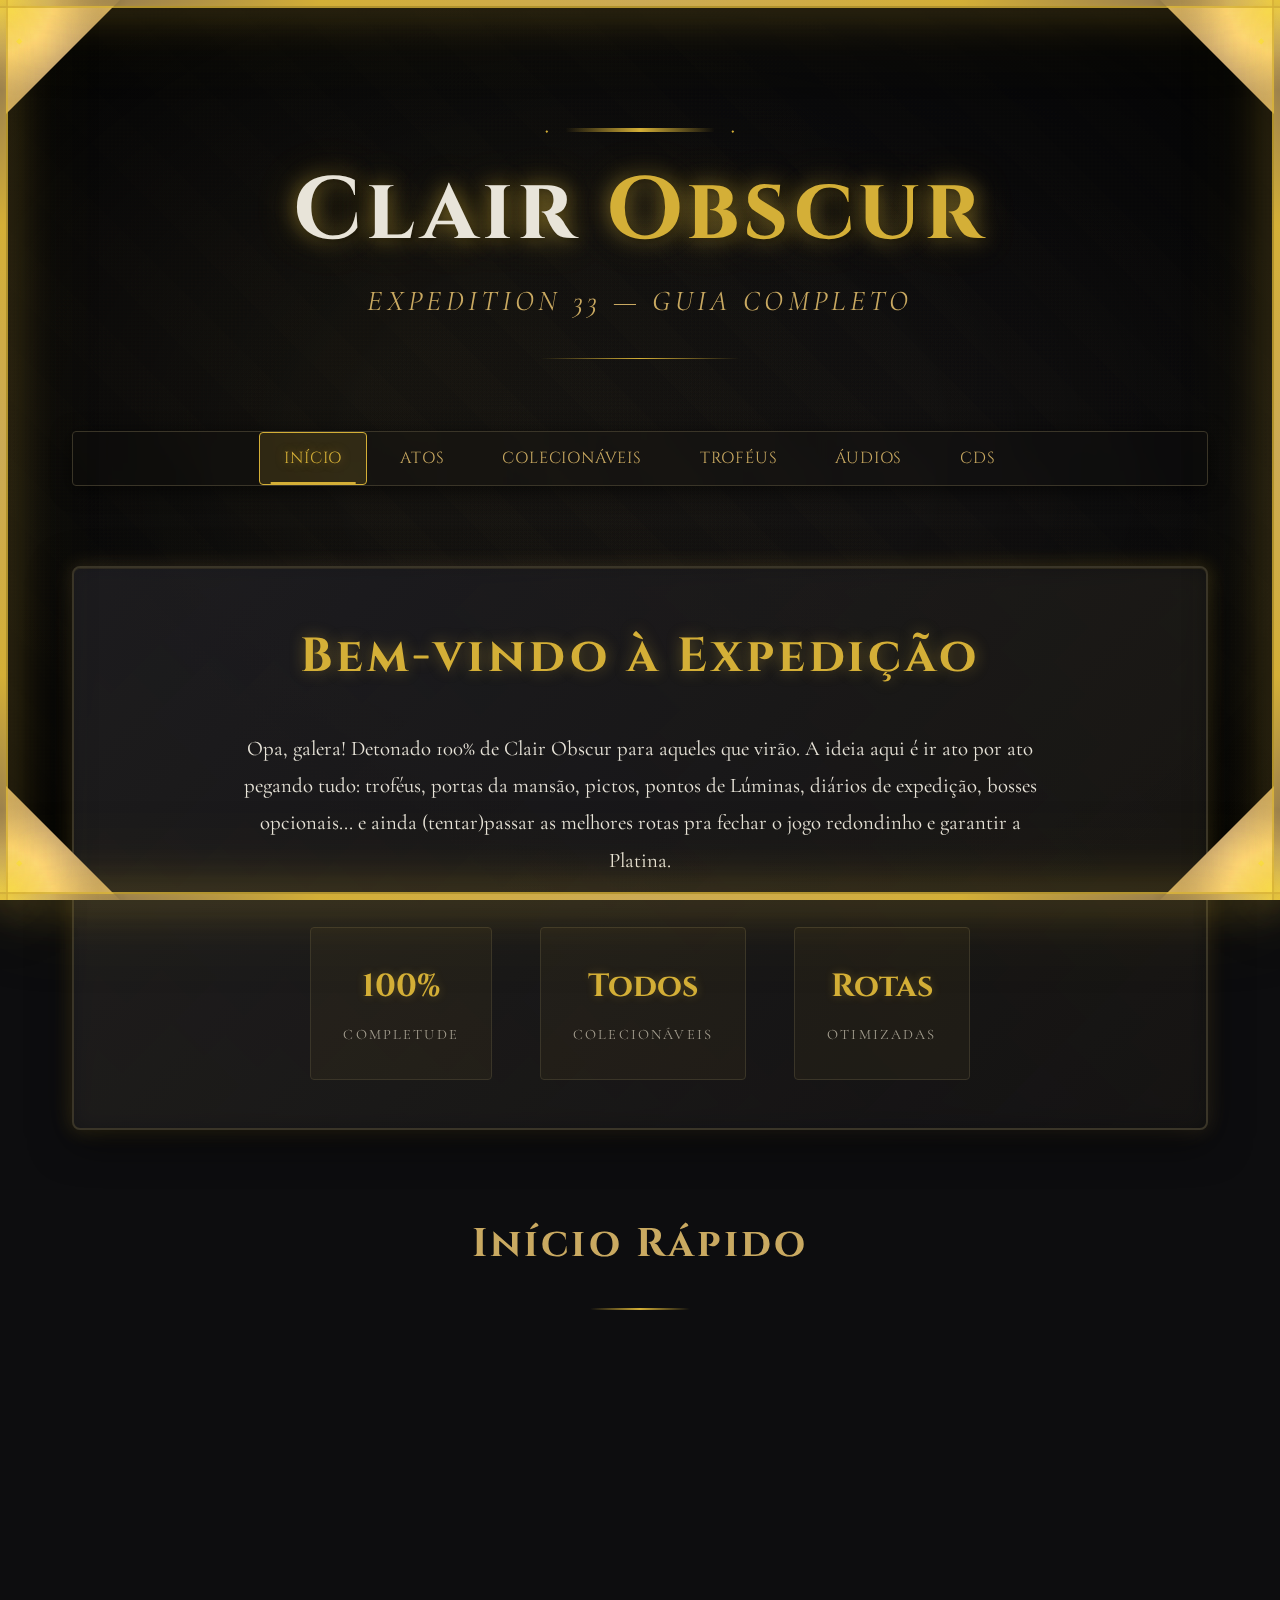
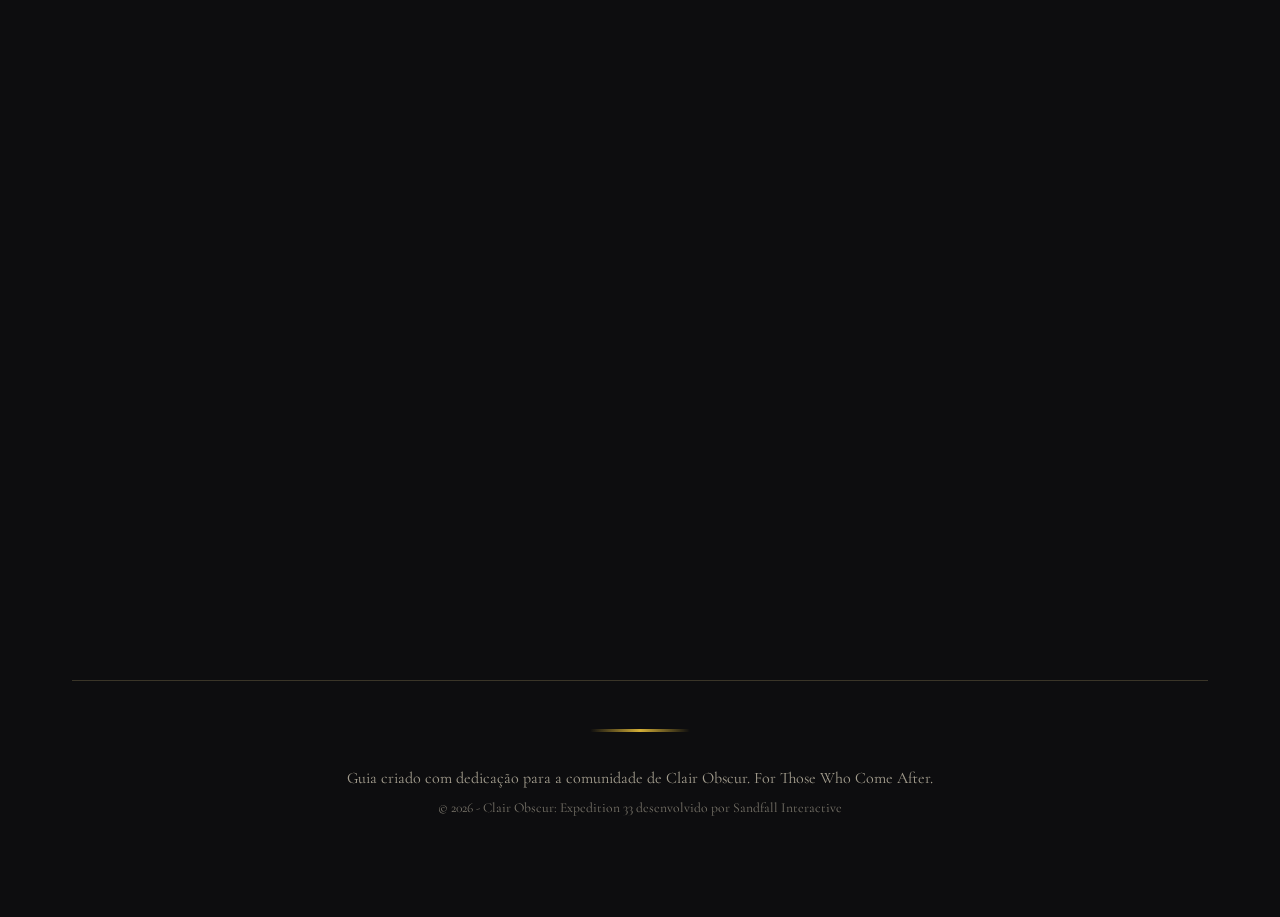
<file: index.html>
<!DOCTYPE html>
<html lang="pt-BR">

<head>
    <meta charset="UTF-8">
    <meta name="viewport" content="width=device-width, initial-scale=1.0">
    <title>Clair Obscur: Expedition 33 - Guia Completo | 100% Platina</title>
    <meta name="description"
        content="Guia completo de Clair Obscur: Expedition 33: playthrough 100%, coletáveis, melhores rotas e caminho para a Platina, capítulo a capítulo.">
    <meta name="keywords"
        content="clair obscur, expedition 33, guia, detonado, walkthrough, playthrough, platina, troféus, coletáveis, rotas, rpg">
    <meta name="author" content="Marcio Luis Cipriano De Souza">
    <meta property="og:type" content="website">
    <meta property="fb:app_id" content="966242223397117">
    <meta property="og:url" content="https://marcio661.github.io/">
    <meta property="og:site_name" content="Guias de Jogos">
    <meta property="og:title" content="Clair Obscur: Expedition 33 - Guia Completo (100% Platina)">
    <meta property="og:description"
        content="Playthrough 100% com coletáveis, rotas e troféus. Tudo capítulo a capítulo.">
    <meta property="og:image" content="https://marcio661.github.io/assets/og-cover.jpg">
    <meta property="og:image:secure_url" content="https://marcio661.github.io/assets/og-cover.jpg">
    <meta property="og:image:type" content="image/jpeg">
    <meta property="og:image:width" content="1200">
    <meta property="og:image:height" content="630">
    <meta property="og:image:alt" content="Clair Obscur: Expedition 33 - Guia Completo">
    <meta property="og:locale" content="pt_BR">
    <meta name="twitter:card" content="summary_large_image">
    <meta name="twitter:title" content="Clair Obscur: Expedition 33 - Guia 100%">
    <meta name="twitter:description" content="Coletáveis, rotas e caminho para a Platina.">
    <meta name="twitter:image" content="https://marcio661.github.io/assets/og-cover.jpg">
    <link rel="preconnect" href="https://fonts.googleapis.com">
    <link rel="preconnect" href="https://fonts.gstatic.com" crossorigin>
    <link
        href="https://fonts.googleapis.com/css2?family=Cinzel:wght@400;600;700&family=Cormorant+Garamond:ital,wght@0,400;0,600;1,400&display=swap"
        rel="stylesheet">
    <link rel="stylesheet" href="./main.css">
    <link rel="icon" href="https://marcio661.github.io/assets/favicon.png" type="image/png">
</head>

<body>
    <button class="hamburger" id="hamburger" aria-label="Menu">
        <span></span>
        <span></span>
        <span></span>
    </button>
    <div class="ornate-frame">
        <div class="frame-corner frame-top-left"></div>
        <div class="frame-corner frame-top-right"></div>
        <div class="frame-corner frame-bottom-left"></div>
        <div class="frame-corner frame-bottom-right"></div>

        <div class="frame-edge frame-top"></div>
        <div class="frame-edge frame-right"></div>
        <div class="frame-edge frame-bottom"></div>
        <div class="frame-edge frame-left"></div>
    </div>

    <div class="background-texture"></div>
    <div class="vignette"></div>

    <div class="container">
        <header class="site-header">
            <div class="header-ornament"></div>
            <h1 class="site-title">
                <span class="title-clair">Clair</span>
                <span class="title-obscur">Obscur</span>
            </h1>
            <p class="site-subtitle">Expedition 33 — Guia Completo</p>
            <div class="header-divider"></div>
        </header>

        <nav class="main-nav">
            <ul class="nav-list">
                <li><a href="index.html" class="nav-link active">Início</a></li>
                <li><a href="playthrough.html" class="nav-link">Atos</a></li>
                <li><a href="colecionaveis.html" class="nav-link">Colecionáveis</a></li>
                <li><a href="trofeus.html" class="nav-link">Troféus</a></li>
                <li><a href="audios.html" class="nav-link">Áudios</a></li>
                <li><a href="cds.html" class="nav-link">CDs</a></li>
            </ul>
        </nav>

        <section class="hero-section">
            <div class="hero-content">
                <div class="hero-frame">
                    <h2 class="hero-title">Bem-vindo à Expedição</h2>
                    <p class="hero-description">
                        Opa, galera! Detonado 100% de Clair Obscur para aqueles que virão. A ideia aqui é ir
                        ato por ato
                        pegando tudo: troféus, portas da mansão, pictos, pontos de Lúminas, diários de
                        expedição, bosses opcionais... e ainda (tentar)passar as melhores rotas pra fechar o jogo
                        redondinho e garantir a
                        Platina.
                    </p>
                    <div class="hero-stats">
                        <div class="stat-item">
                            <span class="stat-number">100%</span>
                            <span class="stat-label">Completude</span>
                        </div>
                        <div class="stat-item">
                            <span class="stat-number">Todos</span>
                            <span class="stat-label">Colecionáveis</span>
                        </div>
                        <div class="stat-item">
                            <span class="stat-number">Rotas</span>
                            <span class="stat-label">Otimizadas</span>
                        </div>
                    </div>
                </div>
            </div>
        </section>

        <section class="quick-links">
            <h3 class="section-title">Início Rápido</h3>
            <div class="cards-grid">
                <div class="info-card">
                    <div class="card-icon">📖</div>
                    <h4 class="card-title">Playthrough Completa</h4>
                    <p class="card-description">Passo a passo detalhado de toda a história</p>
                    <a href="playthrough.html" class="card-link">Começar →</a>
                </div>

                <div class="info-card">
                    <div class="card-icon">✨</div>
                    <h4 class="card-title">Todos Colecionáveis</h4>
                    <p class="card-description">Localização de cada item do jogo</p>
                    <a href="colecionaveis.html" class="card-link">Explorar →</a>
                </div>

                <div class="info-card">
                    <div class="card-icon">🏆</div>
                    <h4 class="card-title">Troféus</h4>
                    <p class="card-description">Guia completo de todos os troféus</p>
                    <a href="trofeus.html" class="card-link">Troféus →</a>
                </div>

                <div class="info-card">
                    <div class="card-icon">🔊</div>
                    <h4 class="card-title">Áudios de Expedição</h4>
                    <p class="card-description">Todos os diários de áudio</p>
                    <a href="audios.html" class="card-link">Ouvir →</a>
                </div>

                <div class="info-card">
                    <div class="card-icon">🎶</div>
                    <h4 class="card-title">CDs de Música</h4>
                    <p class="card-description">Todas as músicas colecionáveis</p>
                    <a href="cds.html" class="card-link">Ver CDs →</a>
                </div>
            </div>
        </section>

        <footer class="site-footer">
            <div class="footer-ornament"></div>
            <p class="footer-text">
                Guia criado com dedicação para a comunidade de Clair Obscur. For Those Who Come After.<br>
                <small>© 2025 - Clair Obscur: Expedition 33 desenvolvido por Sandfall Interactive</small>
            </p>
        </footer>
    </div>

    <script src="./app.js"></script>
</body>

</html>
</file>
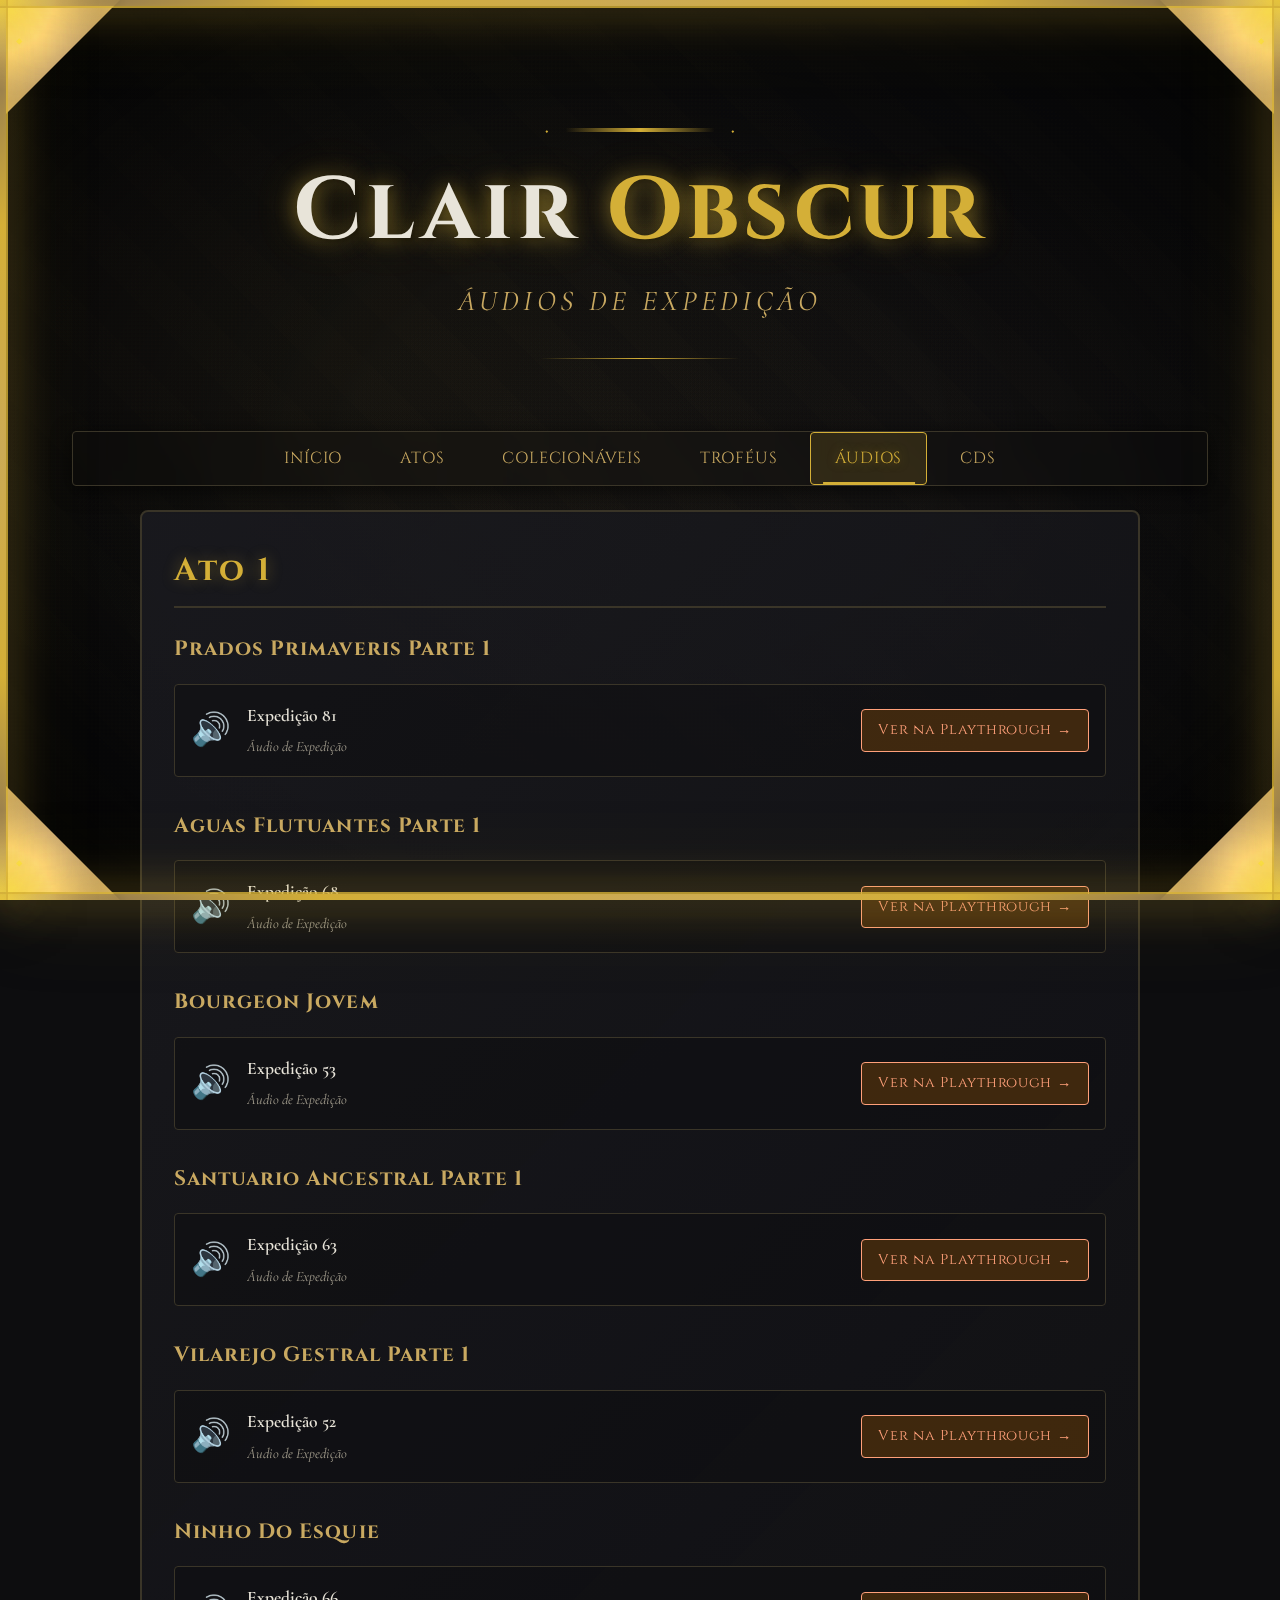
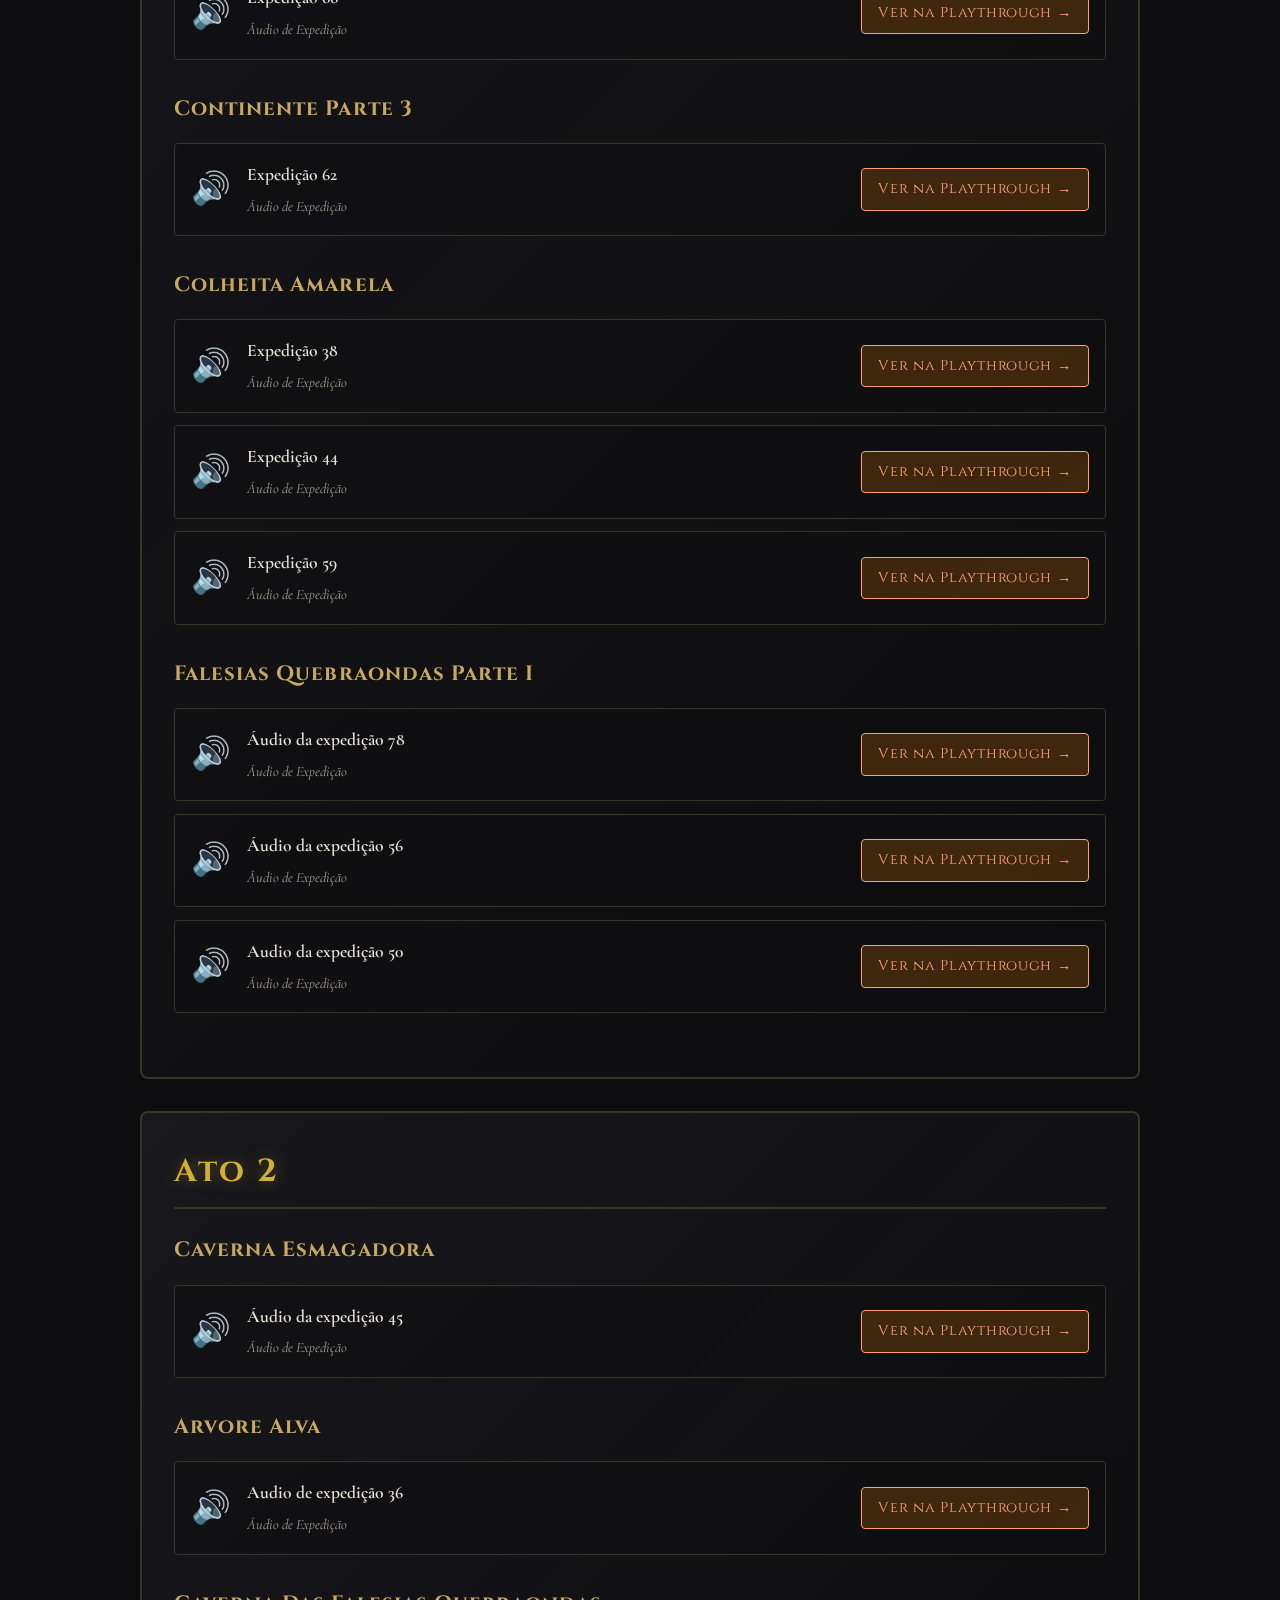
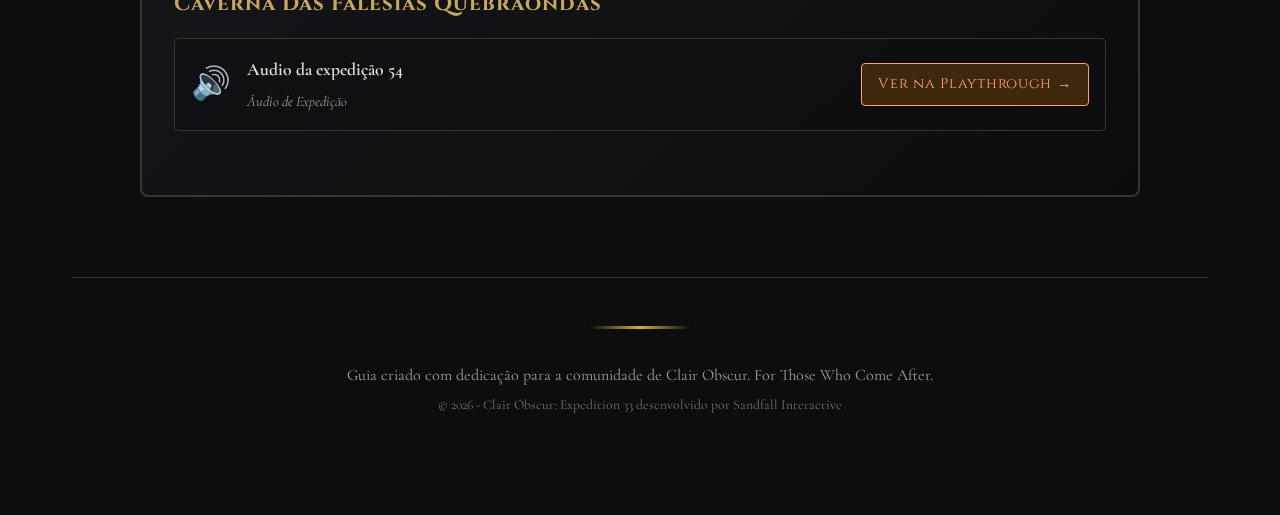
<file: audios.html>
<!DOCTYPE html>
<html lang="pt-BR">

<head>
    <meta charset="UTF-8">
    <meta name="viewport" content="width=device-width, initial-scale=1.0">
    <title>Áudios de Expedição - Clair Obscur: Expedition 33</title>
    <meta name="description" content="Lista completa de todos os áudios de expedição de Clair Obscur: Expedition 33.">
    <meta name="author" content="Marcio Luis Cipriano De Souza">
    <link rel="preconnect" href="https://fonts.googleapis.com">
    <link rel="preconnect" href="https://fonts.gstatic.com" crossorigin>
    <link
        href="https://fonts.googleapis.com/css2?family=Cinzel:wght@400;600;700&family=Cormorant+Garamond:ital,wght@0,400;0,600;1,400&display=swap"
        rel="stylesheet">
    <link rel="stylesheet" href="./main.css">
    <link rel="icon" href="https://marcio661.github.io/assets/favicon.png" type="image/png">

    <style>
        @keyframes highlight-pulse {

            0%,
            100% {
                transform: scale(1);
                box-shadow: 0 0 20px rgba(218, 165, 32, 0.5);
            }

            50% {
                transform: scale(1.02);
                box-shadow: 0 0 30px rgba(218, 165, 32, 0.8);
            }
        }

        .audios-content {
            max-width: 1000px;
            margin: 0 auto;
        }

        .chapter-section {
            background: linear-gradient(135deg, rgba(26, 26, 31, 0.9), rgba(13, 13, 15, 0.8));
            border: 2px solid var(--color-border);
            border-radius: 8px;
            padding: 2rem;
            margin-bottom: 2rem;
            animation: fadeIn 0.6s ease-out;
        }

        .chapter-title {
            font-family: var(--font-display);
            font-size: 2rem;
            color: var(--color-primary);
            margin-bottom: 1.5rem;
            letter-spacing: 0.08em;
            text-shadow: 0 0 15px rgba(212, 175, 55, 0.4);
            padding-bottom: 0.5rem;
            border-bottom: 2px solid var(--color-border);
        }

        .map-group {
            margin-bottom: 2rem;
        }

        .map-title {
            font-family: var(--font-display);
            font-size: 1.3rem;
            color: var(--color-accent);
            margin-bottom: 1rem;
            letter-spacing: 0.05em;
        }

        .audio-list {
            display: grid;
            gap: 0.8rem;
        }

        .audio-item {
            display: flex;
            align-items: center;
            gap: 1rem;
            padding: 1rem;
            background: rgba(13, 13, 15, 0.5);
            border: 1px solid var(--color-border);
            border-radius: 4px;
            transition: all 0.3s ease;
            flex-wrap: nowrap;
        }

        .audio-item:hover {
            background: rgba(255, 140, 0, 0.1);
            border-color: #ffa07a;
            transform: translateX(5px);
        }

        .audio-icon {
            font-size: 2rem;
            min-width: 40px;
            max-width: 40px;
            text-align: center;
            flex-shrink: 0;
        }

        .audio-info {
            flex: 1;
            min-width: 0;
            overflow: hidden;
        }

        .audio-name {
            font-size: 1.1rem;
            font-weight: 600;
            color: var(--color-text);
            margin-bottom: 0.3rem;
            word-wrap: break-word;
            overflow-wrap: break-word;
        }

        .audio-type {
            font-size: 0.9rem;
            color: var(--color-text-dark);
            font-style: italic;
        }

        .audio-link {
            padding: 0.5rem 1rem;
            background: rgba(255, 140, 0, 0.2);
            border: 1px solid #ffa07a;
            border-radius: 4px;
            color: #ffa07a;
            text-decoration: none;
            font-family: var(--font-display);
            font-size: 0.9rem;
            letter-spacing: 0.05em;
            transition: all 0.3s ease;
            white-space: nowrap;
            flex-shrink: 0;
        }

        .audio-link:hover {
            background: #ffa07a;
            color: var(--color-background);
        }

        @media (max-width: 768px) {
            .audio-item {
                gap: 0.75rem;
                padding: 0.75rem;
            }

            .audio-link {
                padding: 0.5rem 0.75rem;
                font-size: 0.85rem;
            }
        }

        @media (max-width: 480px) {
            .audio-item {
                gap: 0.5rem;
                padding: 0.75rem;
            }

            .audio-icon {
                font-size: 1.5rem;
                min-width: 30px;
                max-width: 30px;
            }

            .audio-link {
                padding: 0.5rem 0.65rem;
                font-size: 0.75rem;
            }
        }

        .empty-message {
            text-align: center;
            color: var(--color-text-dark);
            font-style: italic;
            padding: 2rem;
        }
    </style>
</head>

<body>
    <button class="hamburger" id="hamburger" aria-label="Menu">
        <span></span>
        <span></span>
        <span></span>
    </button>
    <div class="ornate-frame">
        <div class="frame-corner frame-top-left"></div>
        <div class="frame-corner frame-top-right"></div>
        <div class="frame-corner frame-bottom-left"></div>
        <div class="frame-corner frame-bottom-right"></div>
        <div class="frame-edge frame-top"></div>
        <div class="frame-edge frame-right"></div>
        <div class="frame-edge frame-bottom"></div>
        <div class="frame-edge frame-left"></div>
    </div>

    <div class="background-texture"></div>
    <div class="vignette"></div>

    <div class="container">
        <header class="site-header">
            <div class="header-ornament"></div>
            <h1 class="site-title">
                <span class="title-clair">Clair</span>
                <span class="title-obscur">Obscur</span>
            </h1>
            <p class="site-subtitle">Áudios de Expedição</p>
            <div class="header-divider"></div>
        </header>

        <nav class="main-nav">
            <ul class="nav-list">
                <li><a href="index.html" class="nav-link">Início</a></li>
                <li><a href="playthrough.html" class="nav-link">Atos</a></li>
                <li><a href="colecionaveis.html" class="nav-link">Colecionáveis</a></li>
                <li><a href="trofeus.html" class="nav-link">Troféus</a></li>
                <li><a href="audios.html" class="nav-link active">Áudios</a></li>
                <li><a href="cds.html" class="nav-link">CDs</a></li>
            </ul>
        </nav>

        <div class="audios-content" id="audiosContent">
            <div class="empty-message">
                Carregando áudios de expedição da playthrough...
            </div>
        </div>

        <footer class="site-footer">
            <div class="footer-ornament"></div>
            <p class="footer-text">
                Guia criado com dedicação para a comunidade de Clair Obscur. For Those Who Come After.<br>
                <small>© 2025 - Clair Obscur: Expedition 33 desenvolvido por Sandfall Interactive</small>
            </p>
        </footer>
    </div>

    <script src="./app.js"></script>
</body>

</html>
</file>
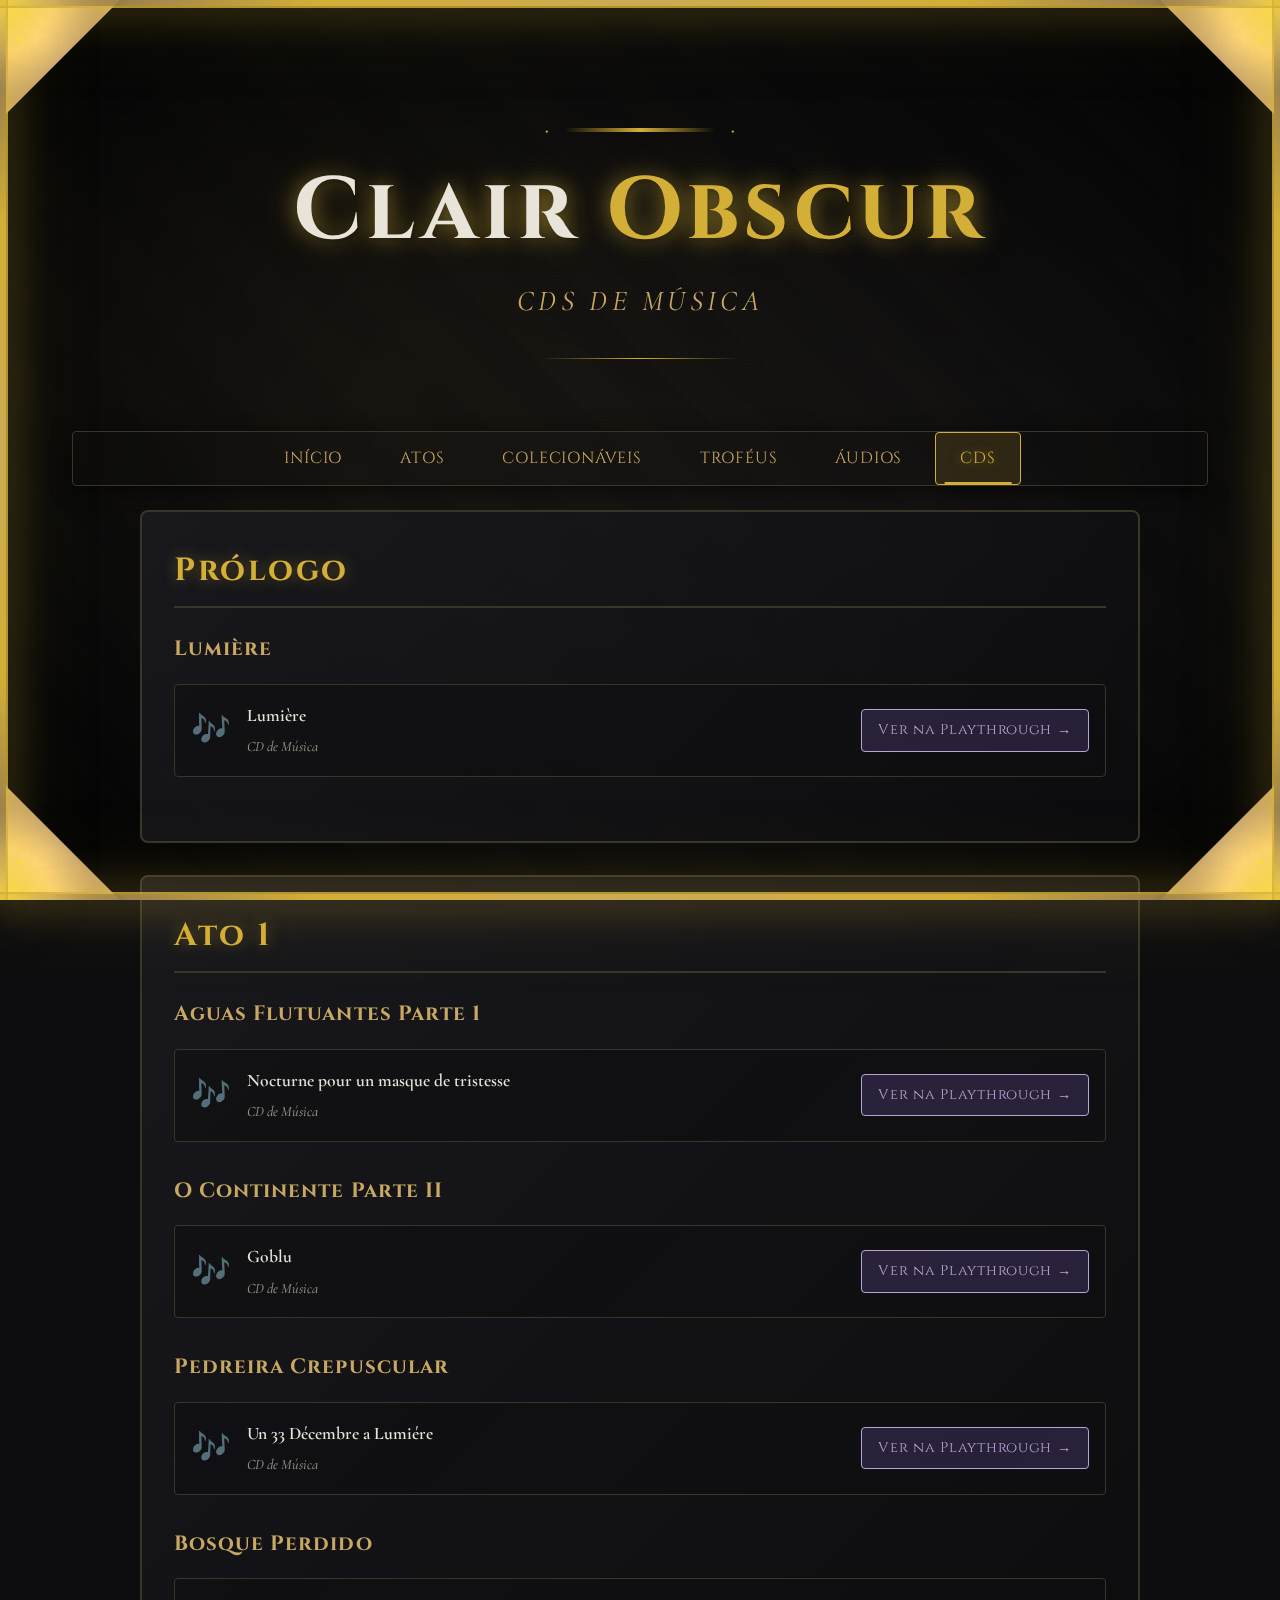
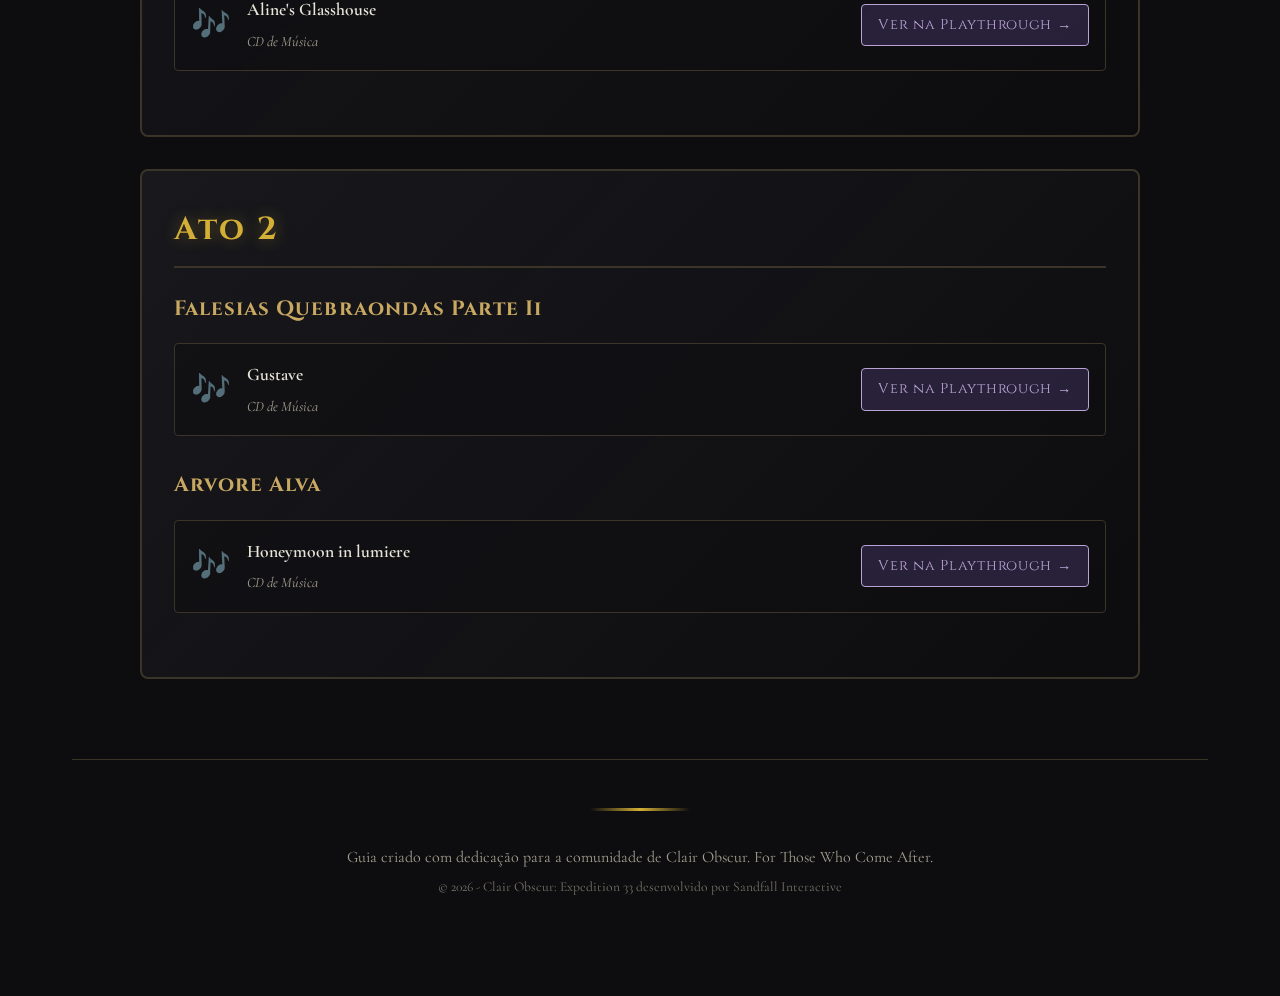
<file: cds.html>
<!DOCTYPE html>
<html lang="pt-BR">

<head>
    <meta charset="UTF-8">
    <meta name="viewport" content="width=device-width, initial-scale=1.0">
    <title>CDs de Música - Clair Obscur: Expedition 33</title>
    <meta name="description" content="Lista completa de todos os CDs de música de Clair Obscur: Expedition 33.">
    <meta name="author" content="Marcio Luis Cipriano De Souza">
    <link rel="preconnect" href="https://fonts.googleapis.com">
    <link rel="preconnect" href="https://fonts.gstatic.com" crossorigin>
    <link
        href="https://fonts.googleapis.com/css2?family=Cinzel:wght@400;600;700&family=Cormorant+Garamond:ital,wght@0,400;0,600;1,400&display=swap"
        rel="stylesheet">
    <link rel="stylesheet" href="./main.css">
    <link rel="icon" href="https://marcio661.github.io/assets/favicon.png" type="image/png">

    <style>
        @keyframes highlight-pulse {

            0%,
            100% {
                transform: scale(1);
                box-shadow: 0 0 20px rgba(147, 112, 219, 0.5);
            }

            50% {
                transform: scale(1.02);
                box-shadow: 0 0 30px rgba(147, 112, 219, 0.8);
            }
        }

        .cds-content {
            max-width: 1000px;
            margin: 0 auto;
        }

        .chapter-section {
            background: linear-gradient(135deg, rgba(26, 26, 31, 0.9), rgba(13, 13, 15, 0.8));
            border: 2px solid var(--color-border);
            border-radius: 8px;
            padding: 2rem;
            margin-bottom: 2rem;
            animation: fadeIn 0.6s ease-out;
        }

        .chapter-title {
            font-family: var(--font-display);
            font-size: 2rem;
            color: var(--color-primary);
            margin-bottom: 1.5rem;
            letter-spacing: 0.08em;
            text-shadow: 0 0 15px rgba(212, 175, 55, 0.4);
            padding-bottom: 0.5rem;
            border-bottom: 2px solid var(--color-border);
        }

        .map-group {
            margin-bottom: 2rem;
        }

        .map-title {
            font-family: var(--font-display);
            font-size: 1.3rem;
            color: var(--color-accent);
            margin-bottom: 1rem;
            letter-spacing: 0.05em;
        }

        .cd-list {
            display: grid;
            gap: 0.8rem;
        }

        .cd-item {
            display: flex;
            align-items: center;
            gap: 1rem;
            padding: 1rem;
            background: rgba(13, 13, 15, 0.5);
            border: 1px solid var(--color-border);
            border-radius: 4px;
            transition: all 0.3s ease;
            flex-wrap: nowrap;
        }

        .cd-item:hover {
            background: rgba(147, 112, 219, 0.1);
            border-color: #b8a3d4;
            transform: translateX(5px);
        }

        .cd-icon {
            font-size: 2rem;
            min-width: 40px;
            max-width: 40px;
            text-align: center;
            flex-shrink: 0;
        }

        .cd-info {
            flex: 1;
            min-width: 0;
            overflow: hidden;
        }

        .cd-name {
            font-size: 1.1rem;
            font-weight: 600;
            color: var(--color-text);
            margin-bottom: 0.3rem;
            word-wrap: break-word;
            overflow-wrap: break-word;
        }

        .cd-type {
            font-size: 0.9rem;
            color: var(--color-text-dark);
            font-style: italic;
        }

        .cd-link {
            padding: 0.5rem 1rem;
            background: rgba(147, 112, 219, 0.2);
            border: 1px solid #b8a3d4;
            border-radius: 4px;
            color: #b8a3d4;
            text-decoration: none;
            font-family: var(--font-display);
            font-size: 0.9rem;
            letter-spacing: 0.05em;
            transition: all 0.3s ease;
            white-space: nowrap;
            flex-shrink: 0;
        }

        .cd-link:hover {
            background: #b8a3d4;
            color: var(--color-background);
        }

        @media (max-width: 768px) {
            .cd-item {
                gap: 0.75rem;
                padding: 0.75rem;
            }

            .cd-link {
                padding: 0.5rem 0.75rem;
                font-size: 0.85rem;
            }
        }

        @media (max-width: 480px) {
            .cd-item {
                gap: 0.5rem;
                padding: 0.75rem;
            }

            .cd-icon {
                font-size: 1.5rem;
                min-width: 30px;
                max-width: 30px;
            }

            .cd-link {
                padding: 0.5rem 0.65rem;
                font-size: 0.75rem;
            }
        }

        .empty-message {
            text-align: center;
            color: var(--color-text-dark);
            font-style: italic;
            padding: 2rem;
        }
    </style>
</head>

<body>
    <button class="hamburger" id="hamburger" aria-label="Menu">
        <span></span>
        <span></span>
        <span></span>
    </button>
    <div class="ornate-frame">
        <div class="frame-corner frame-top-left"></div>
        <div class="frame-corner frame-top-right"></div>
        <div class="frame-corner frame-bottom-left"></div>
        <div class="frame-corner frame-bottom-right"></div>
        <div class="frame-edge frame-top"></div>
        <div class="frame-edge frame-right"></div>
        <div class="frame-edge frame-bottom"></div>
        <div class="frame-edge frame-left"></div>
    </div>

    <div class="background-texture"></div>
    <div class="vignette"></div>

    <div class="container">
        <header class="site-header">
            <div class="header-ornament"></div>
            <h1 class="site-title">
                <span class="title-clair">Clair</span>
                <span class="title-obscur">Obscur</span>
            </h1>
            <p class="site-subtitle">CDs de Música</p>
            <div class="header-divider"></div>
        </header>

        <nav class="main-nav">
            <ul class="nav-list">
                <li><a href="index.html" class="nav-link">Início</a></li>
                <li><a href="playthrough.html" class="nav-link">Atos</a></li>
                <li><a href="colecionaveis.html" class="nav-link">Colecionáveis</a></li>
                <li><a href="trofeus.html" class="nav-link">Troféus</a></li>
                <li><a href="audios.html" class="nav-link">Áudios</a></li>
                <li><a href="cds.html" class="nav-link active">CDs</a></li>
            </ul>
        </nav>

        <div class="cds-content" id="cdsContent">
            <div class="empty-message">
                Carregando CDs de música da playthrough...
            </div>
        </div>

        <footer class="site-footer">
            <div class="footer-ornament"></div>
            <p class="footer-text">
                Guia criado com dedicação para a comunidade de Clair Obscur. For Those Who Come After.<br>
                <small>© 2025 - Clair Obscur: Expedition 33 desenvolvido por Sandfall Interactive</small>
            </p>
        </footer>
    </div>

    <script src="./app.js"></script>
</body>

</html>
</file>
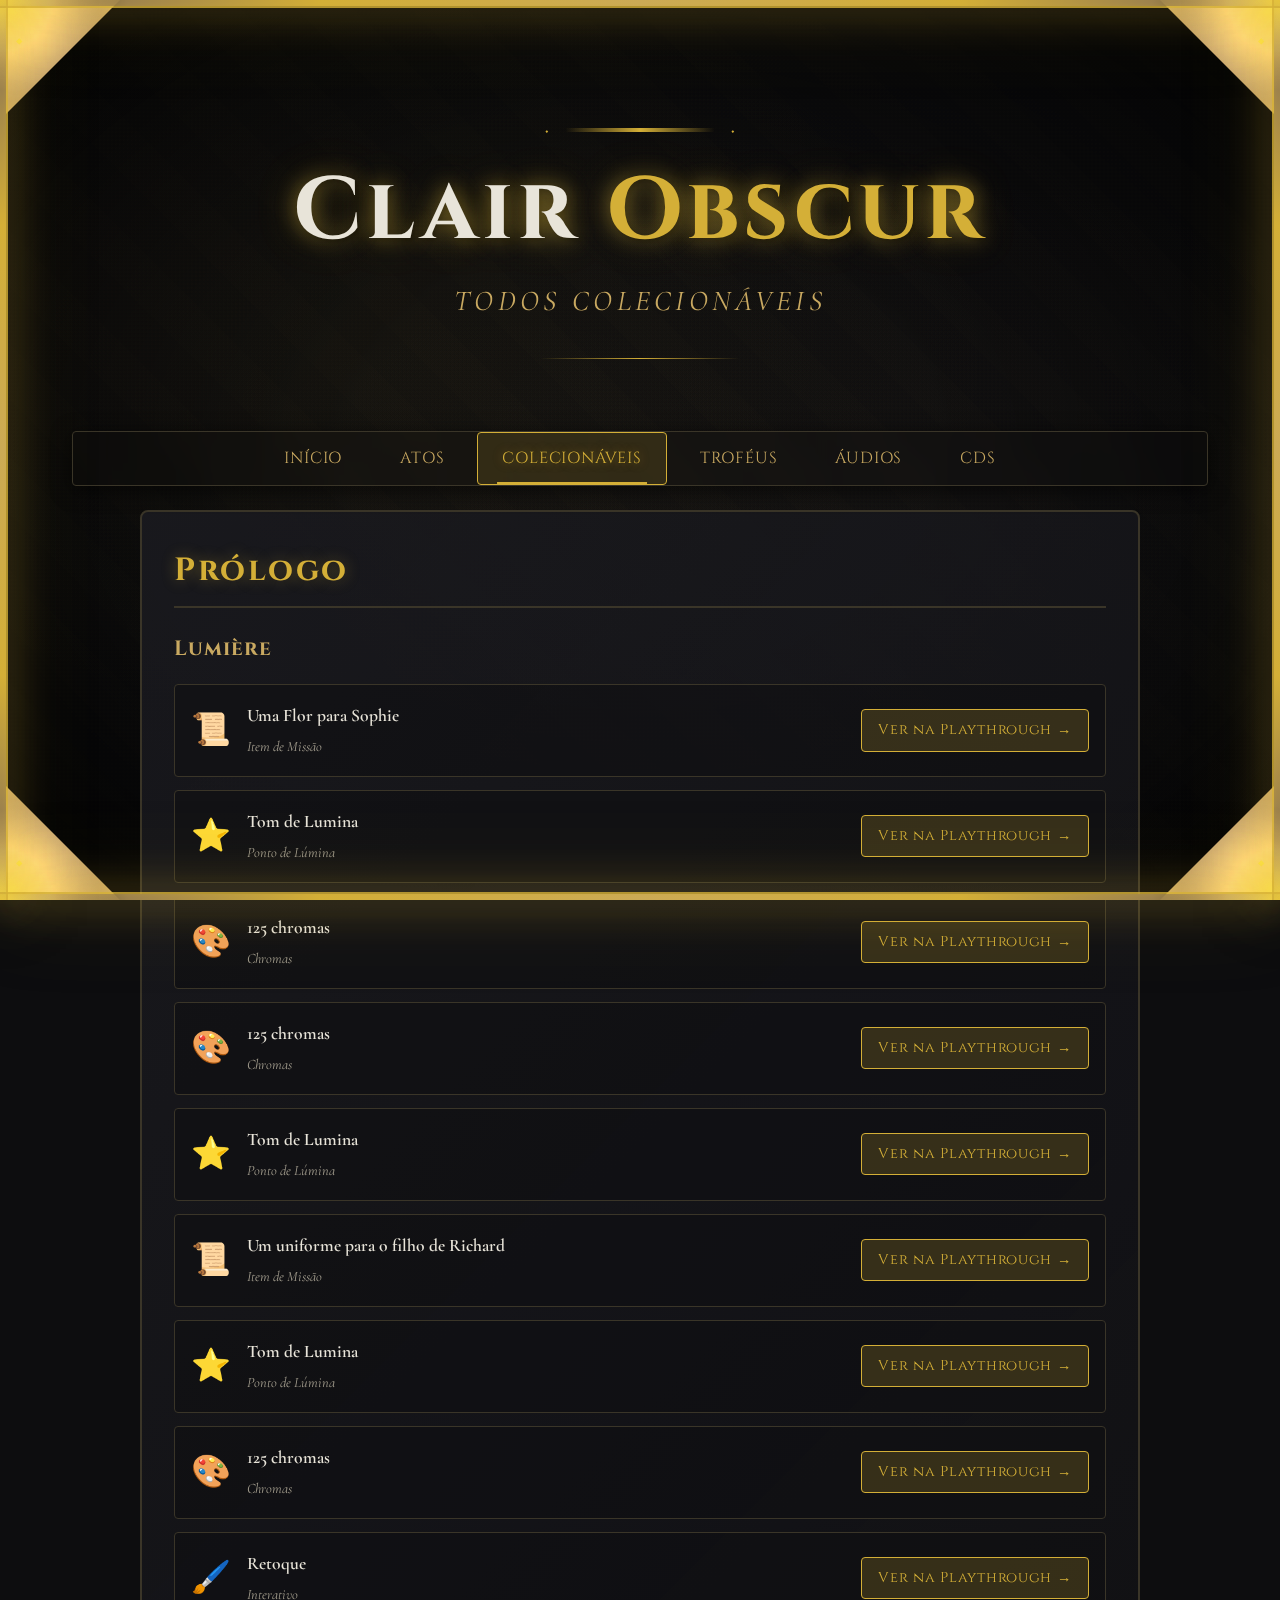
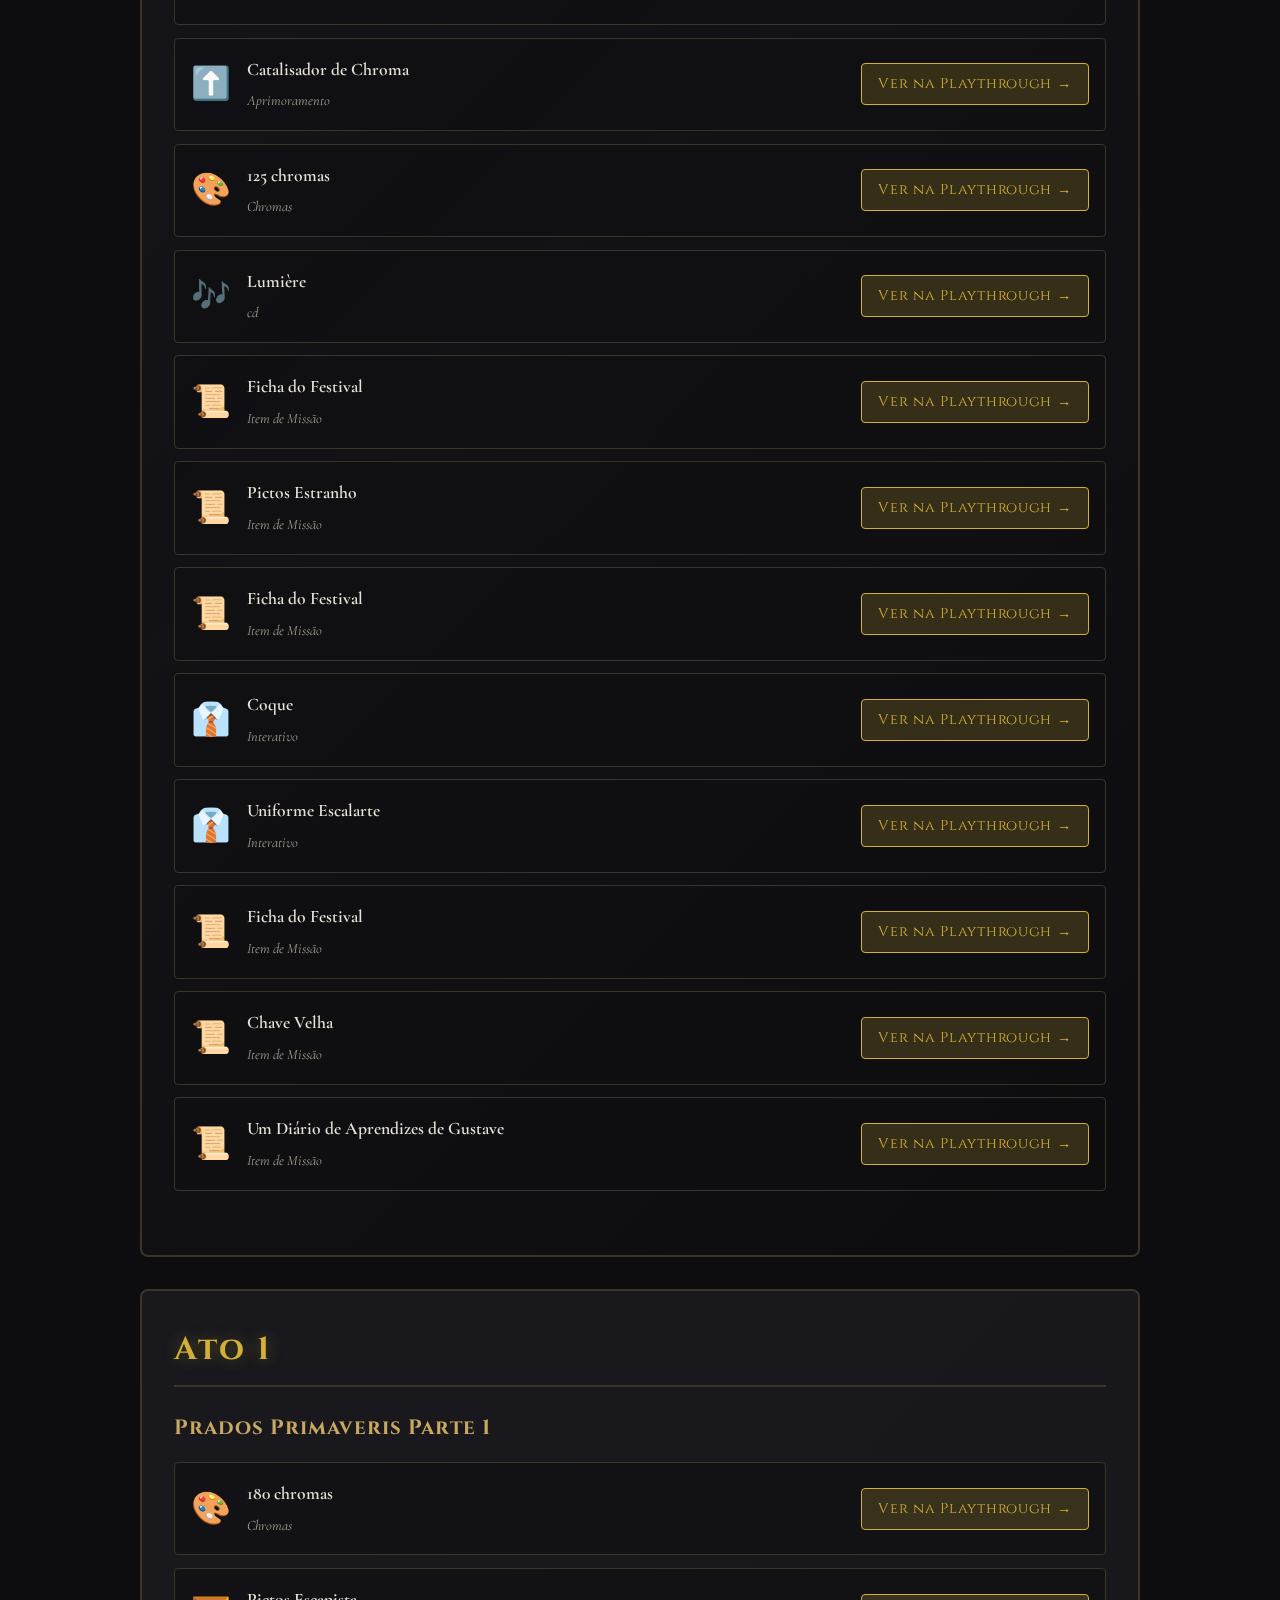
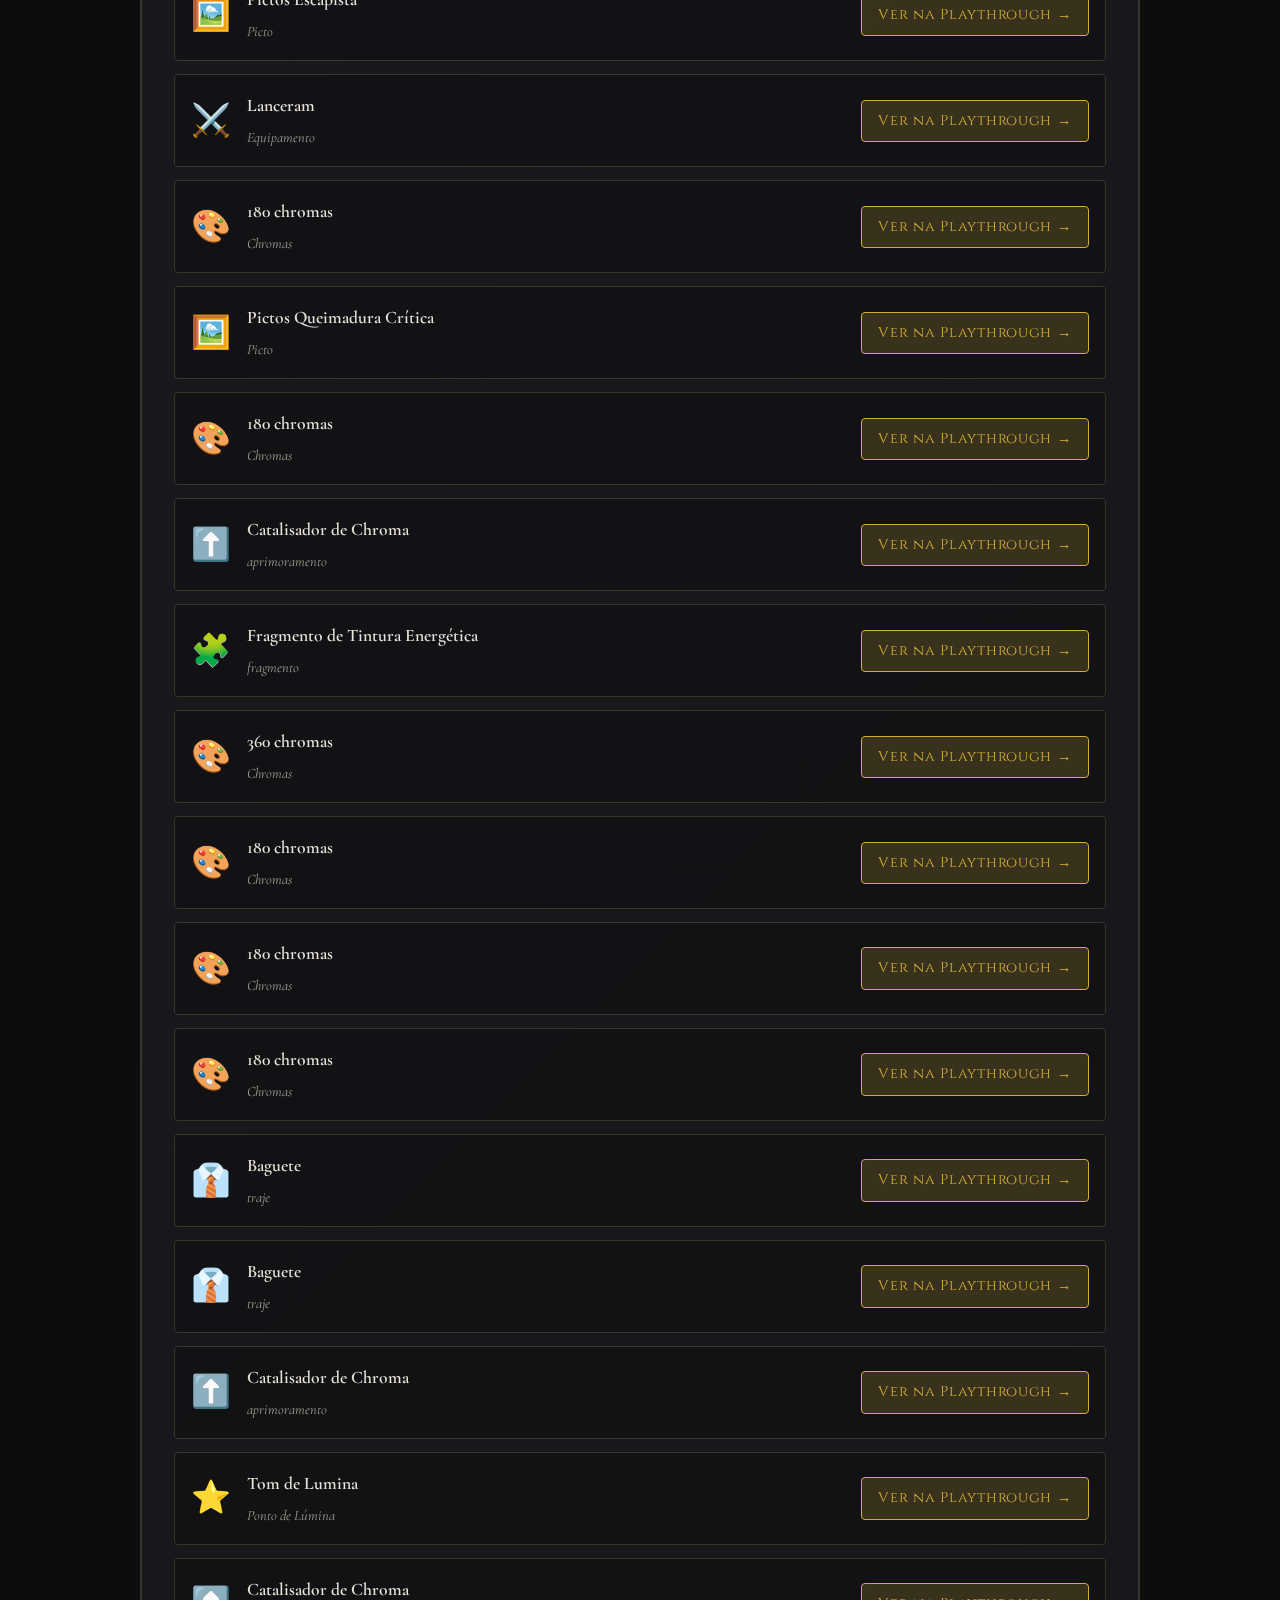
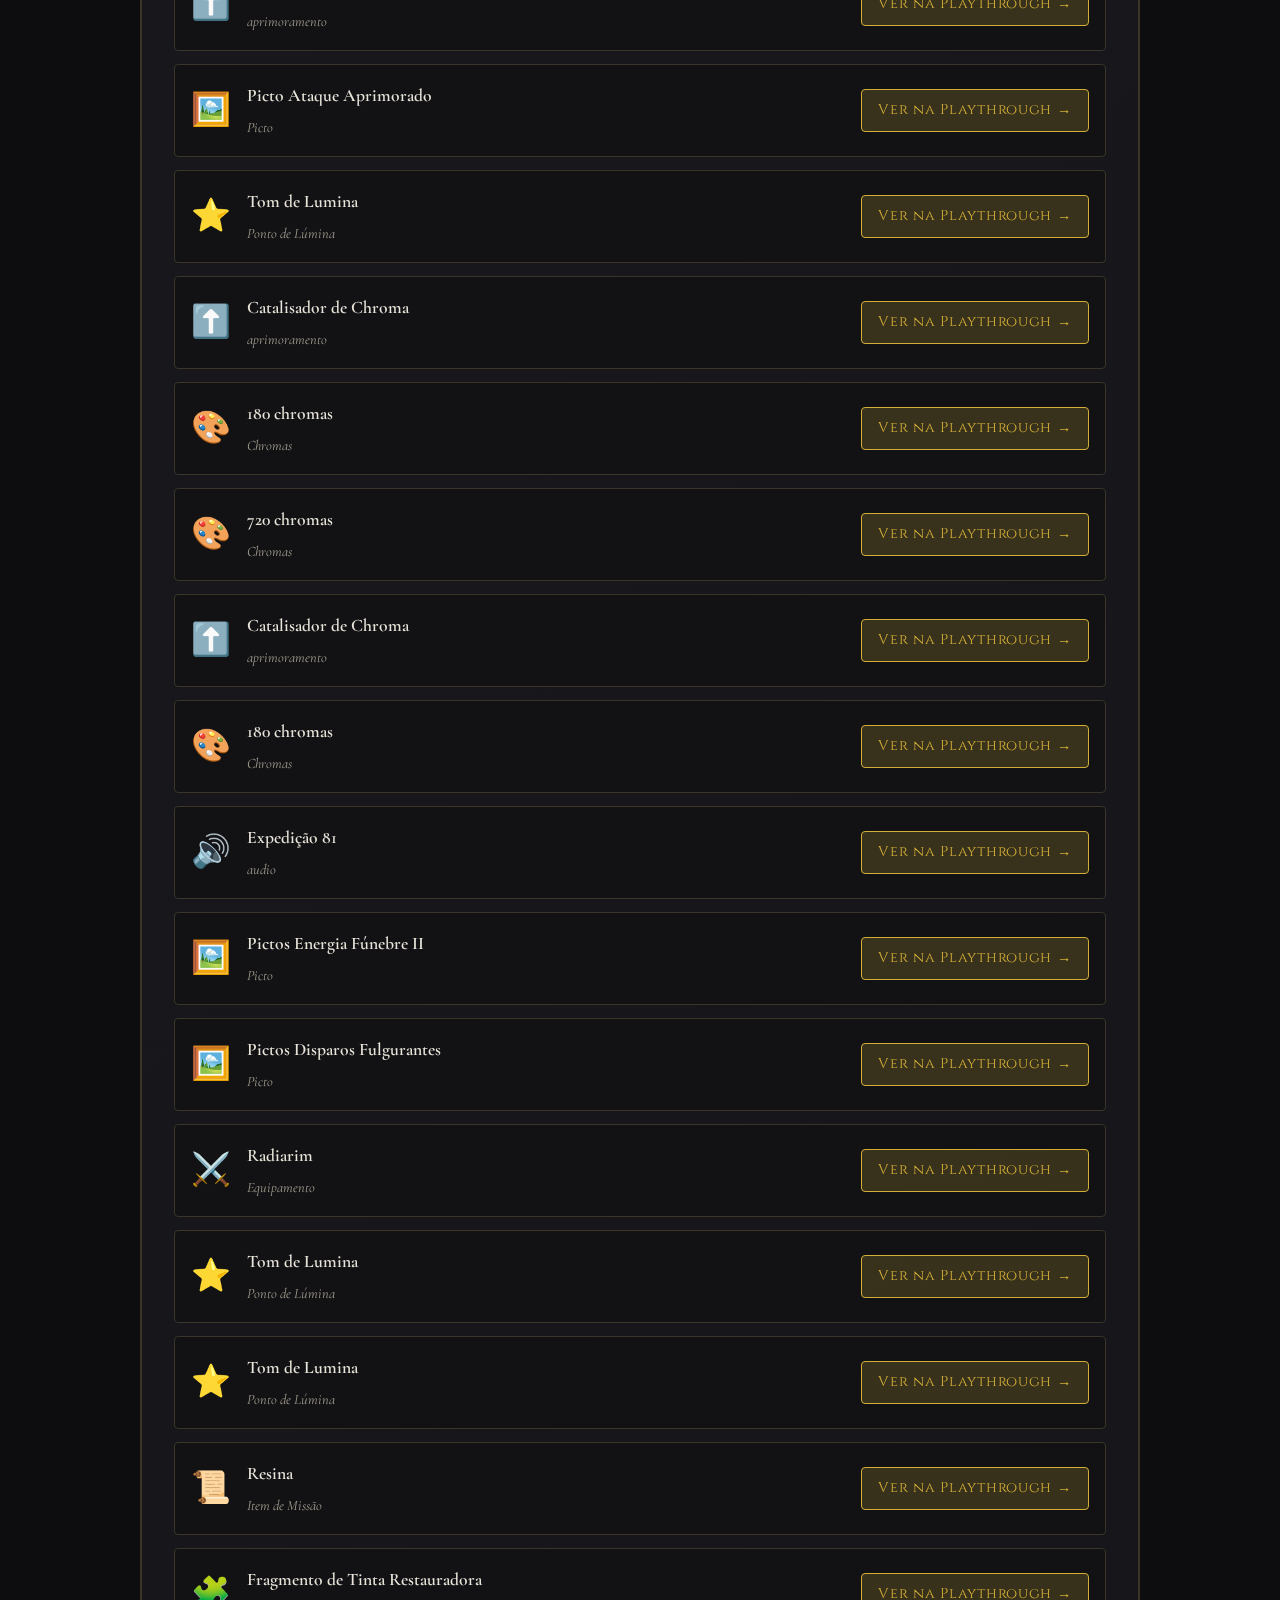
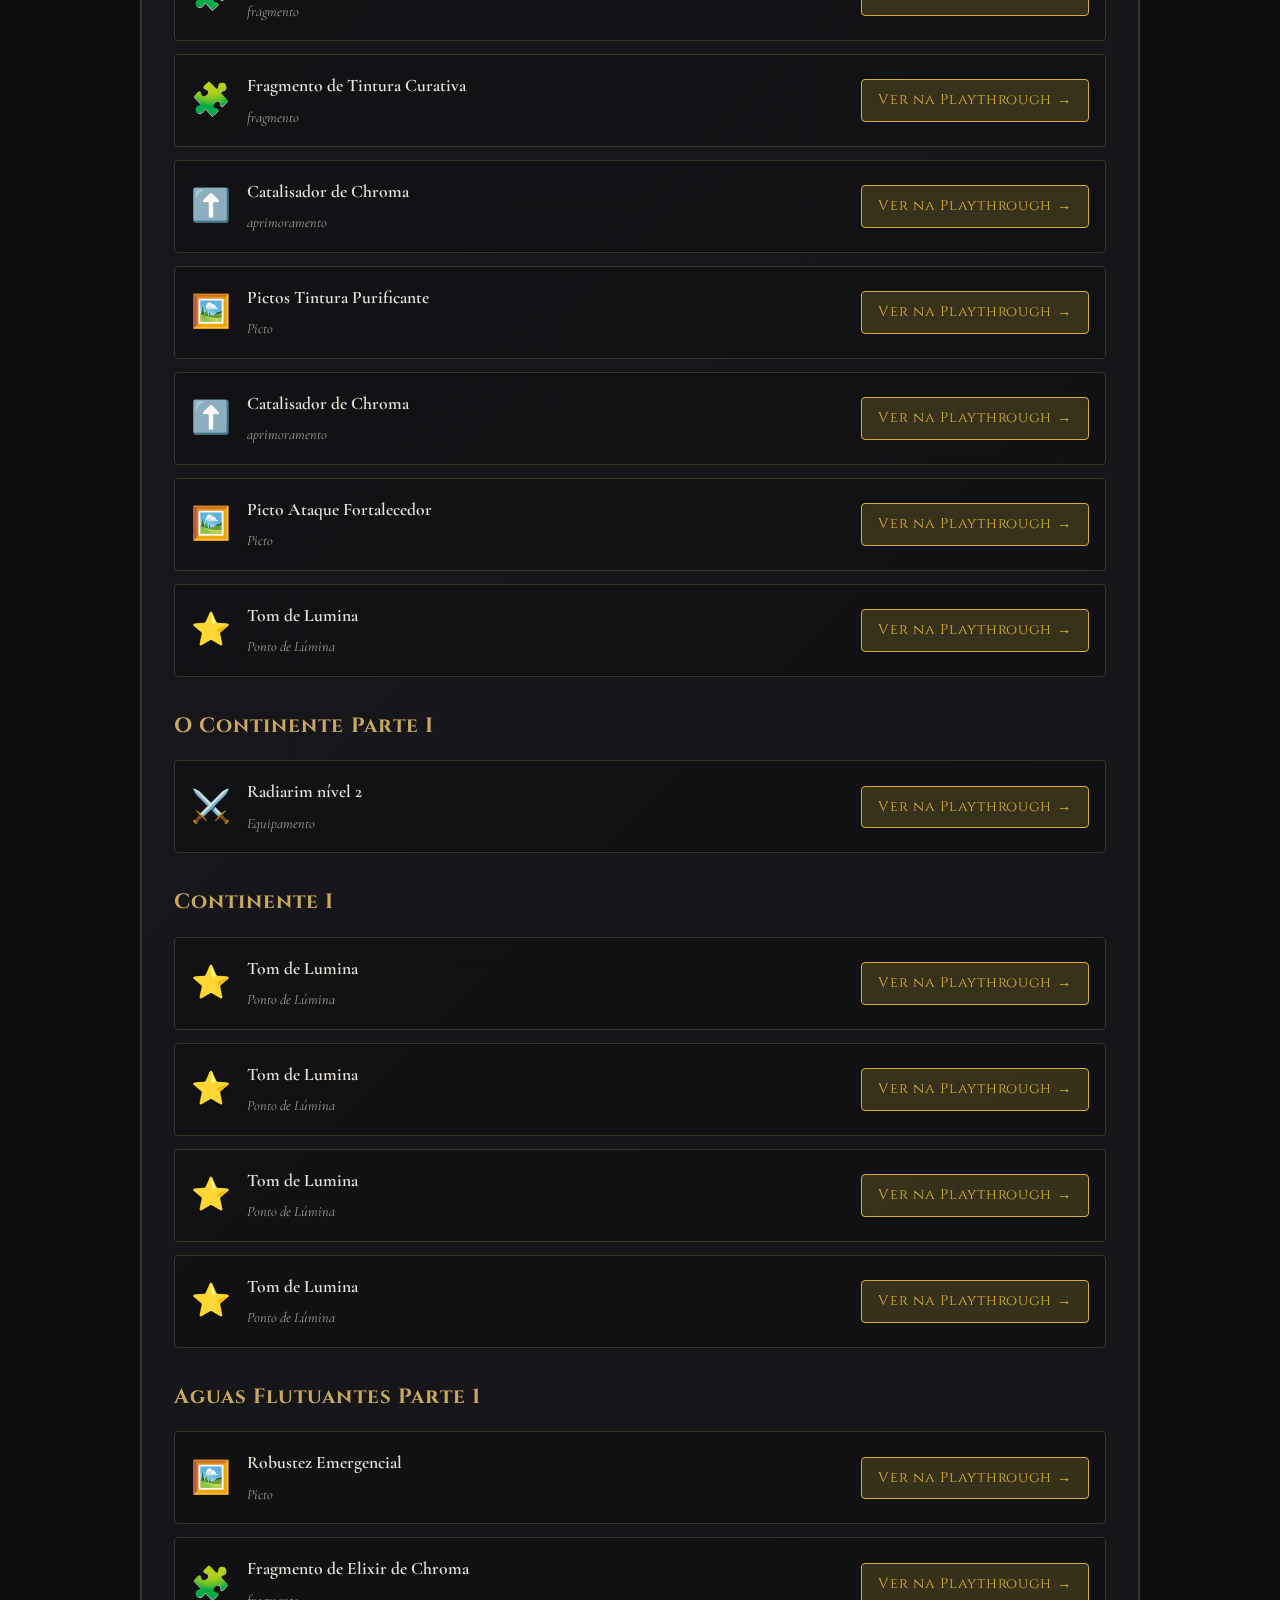
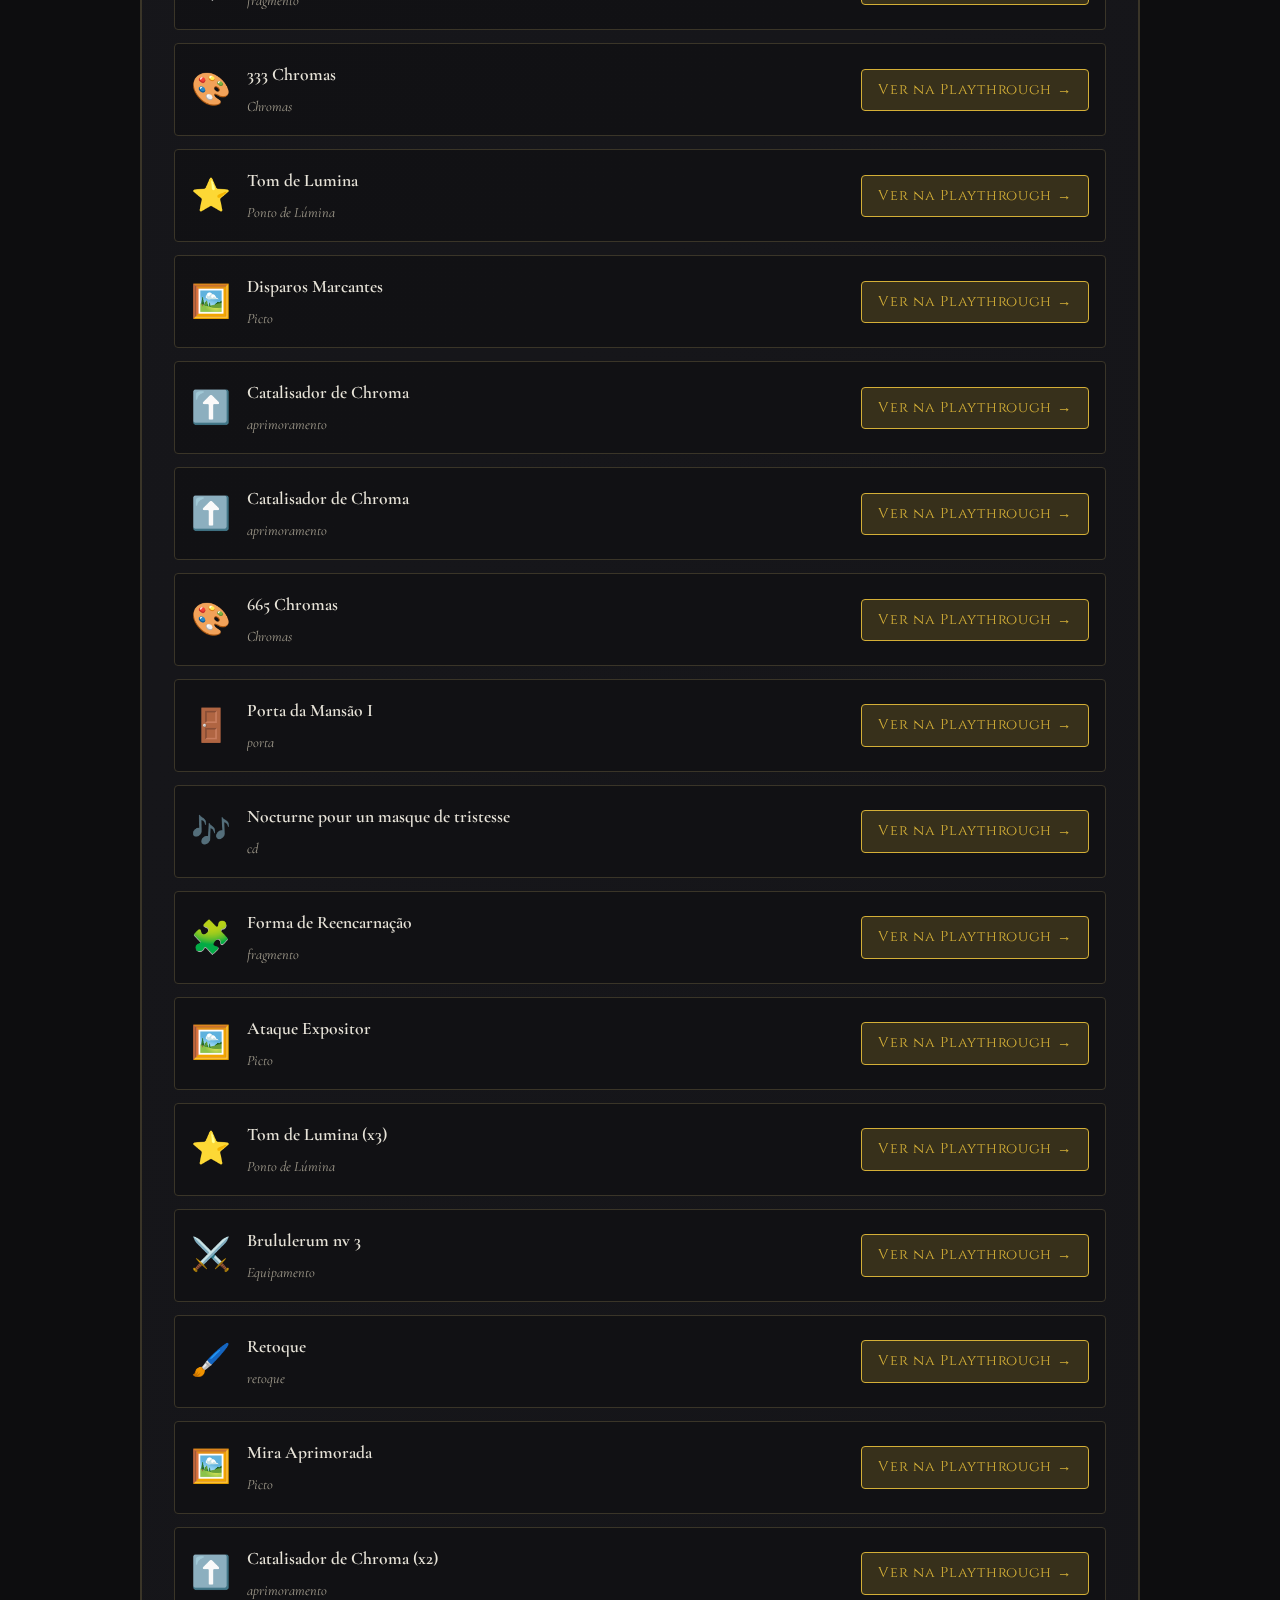
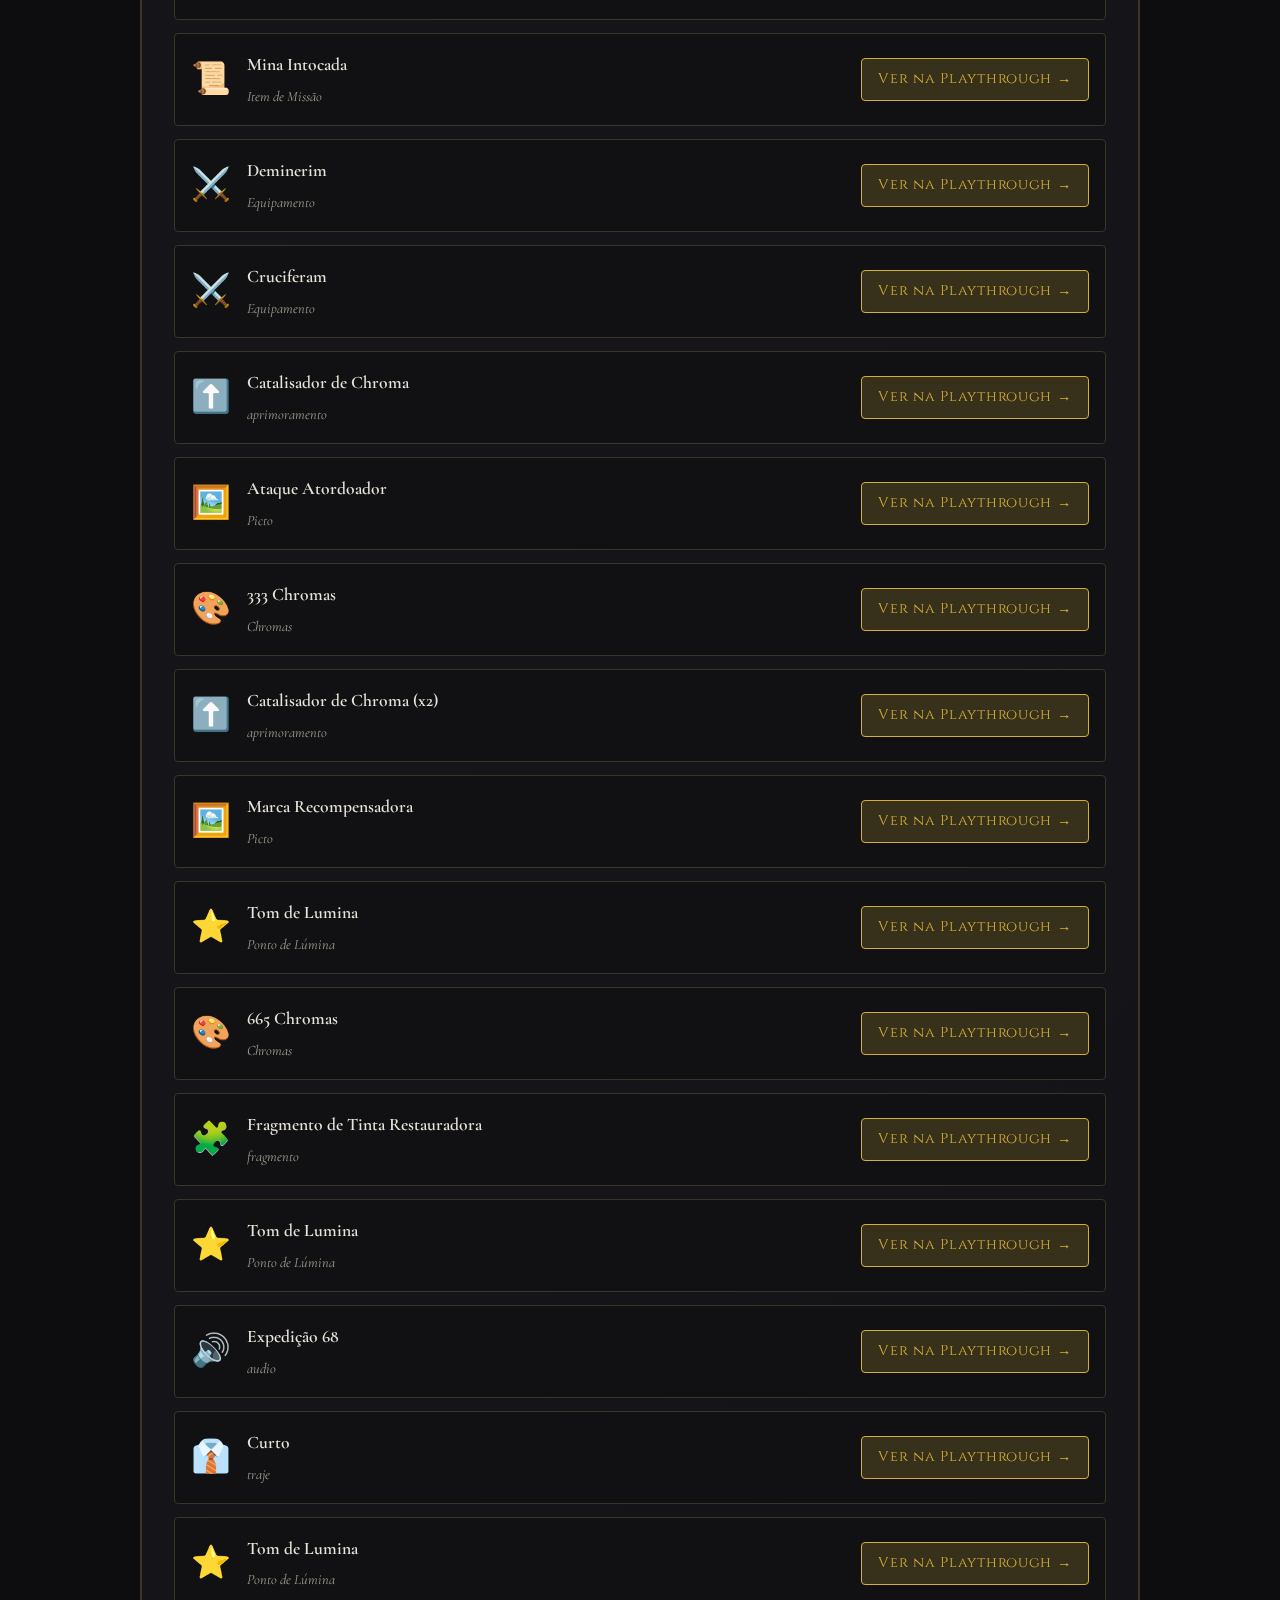
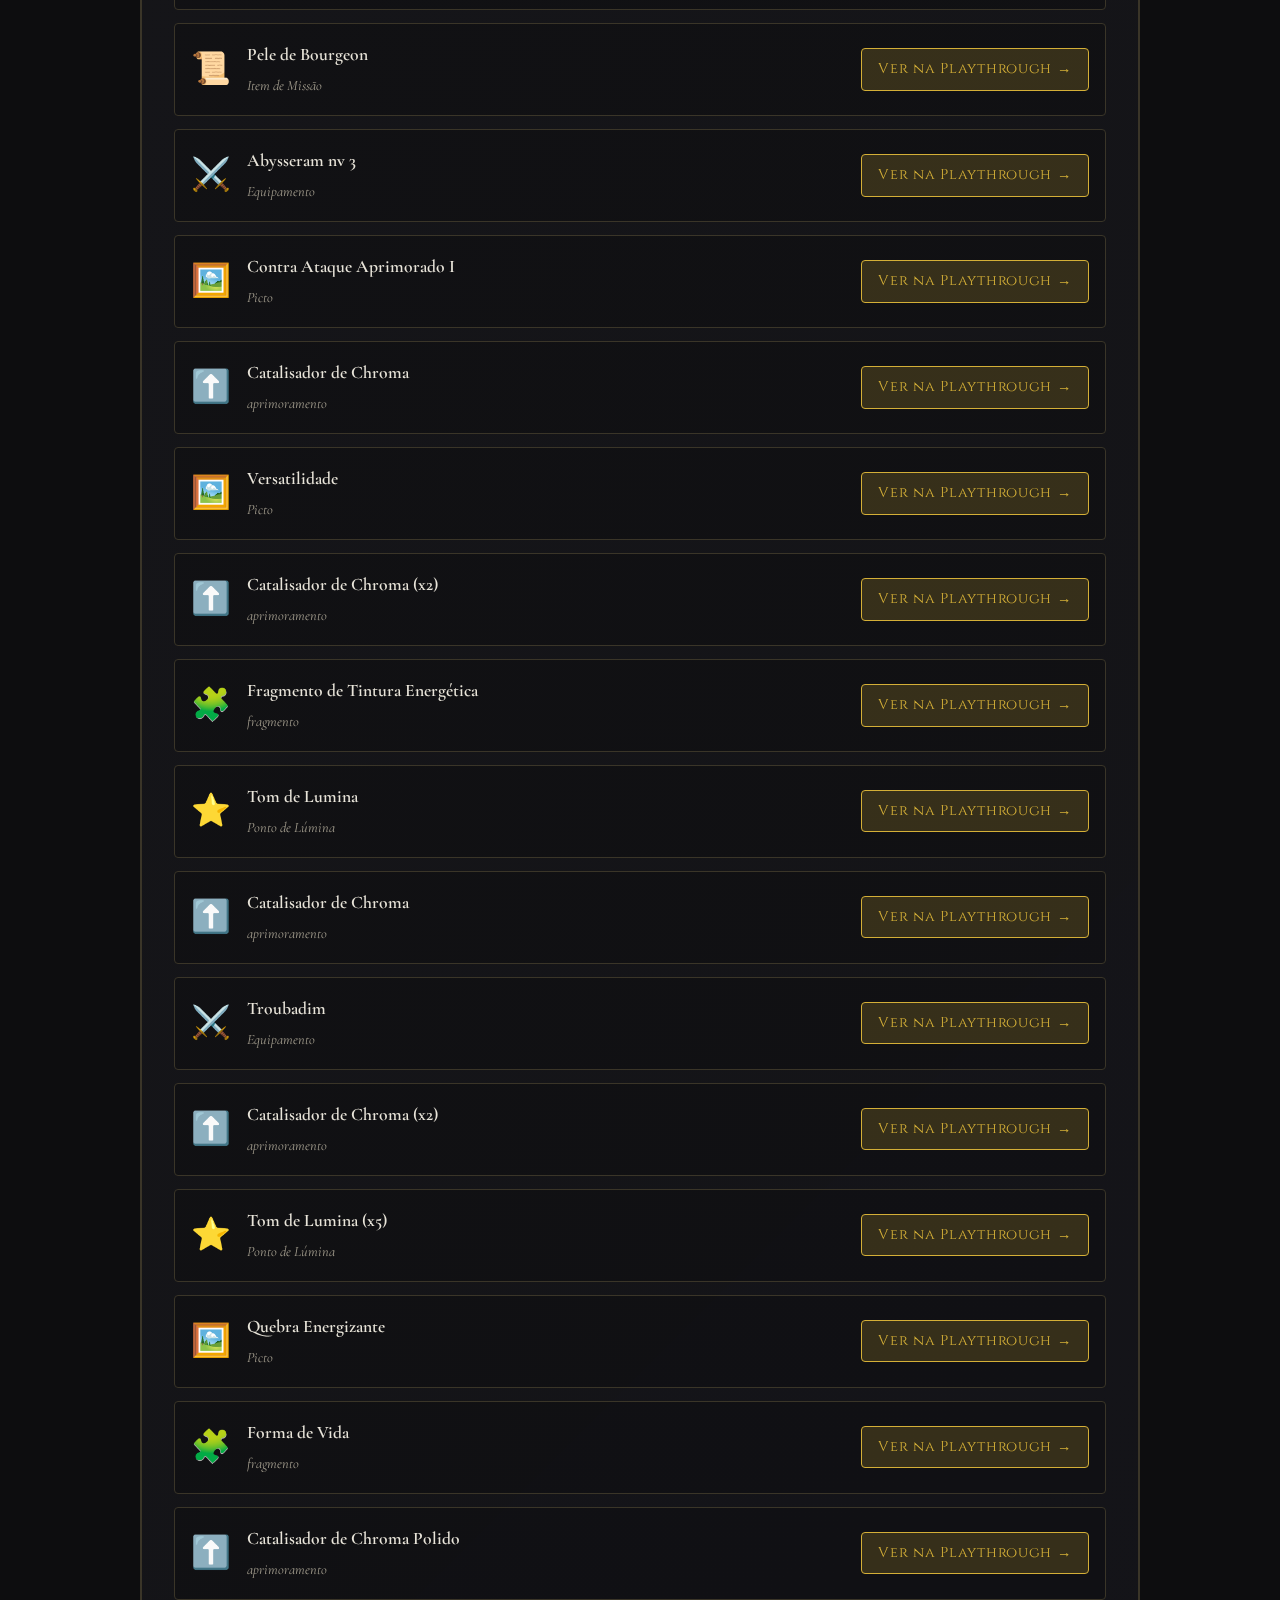
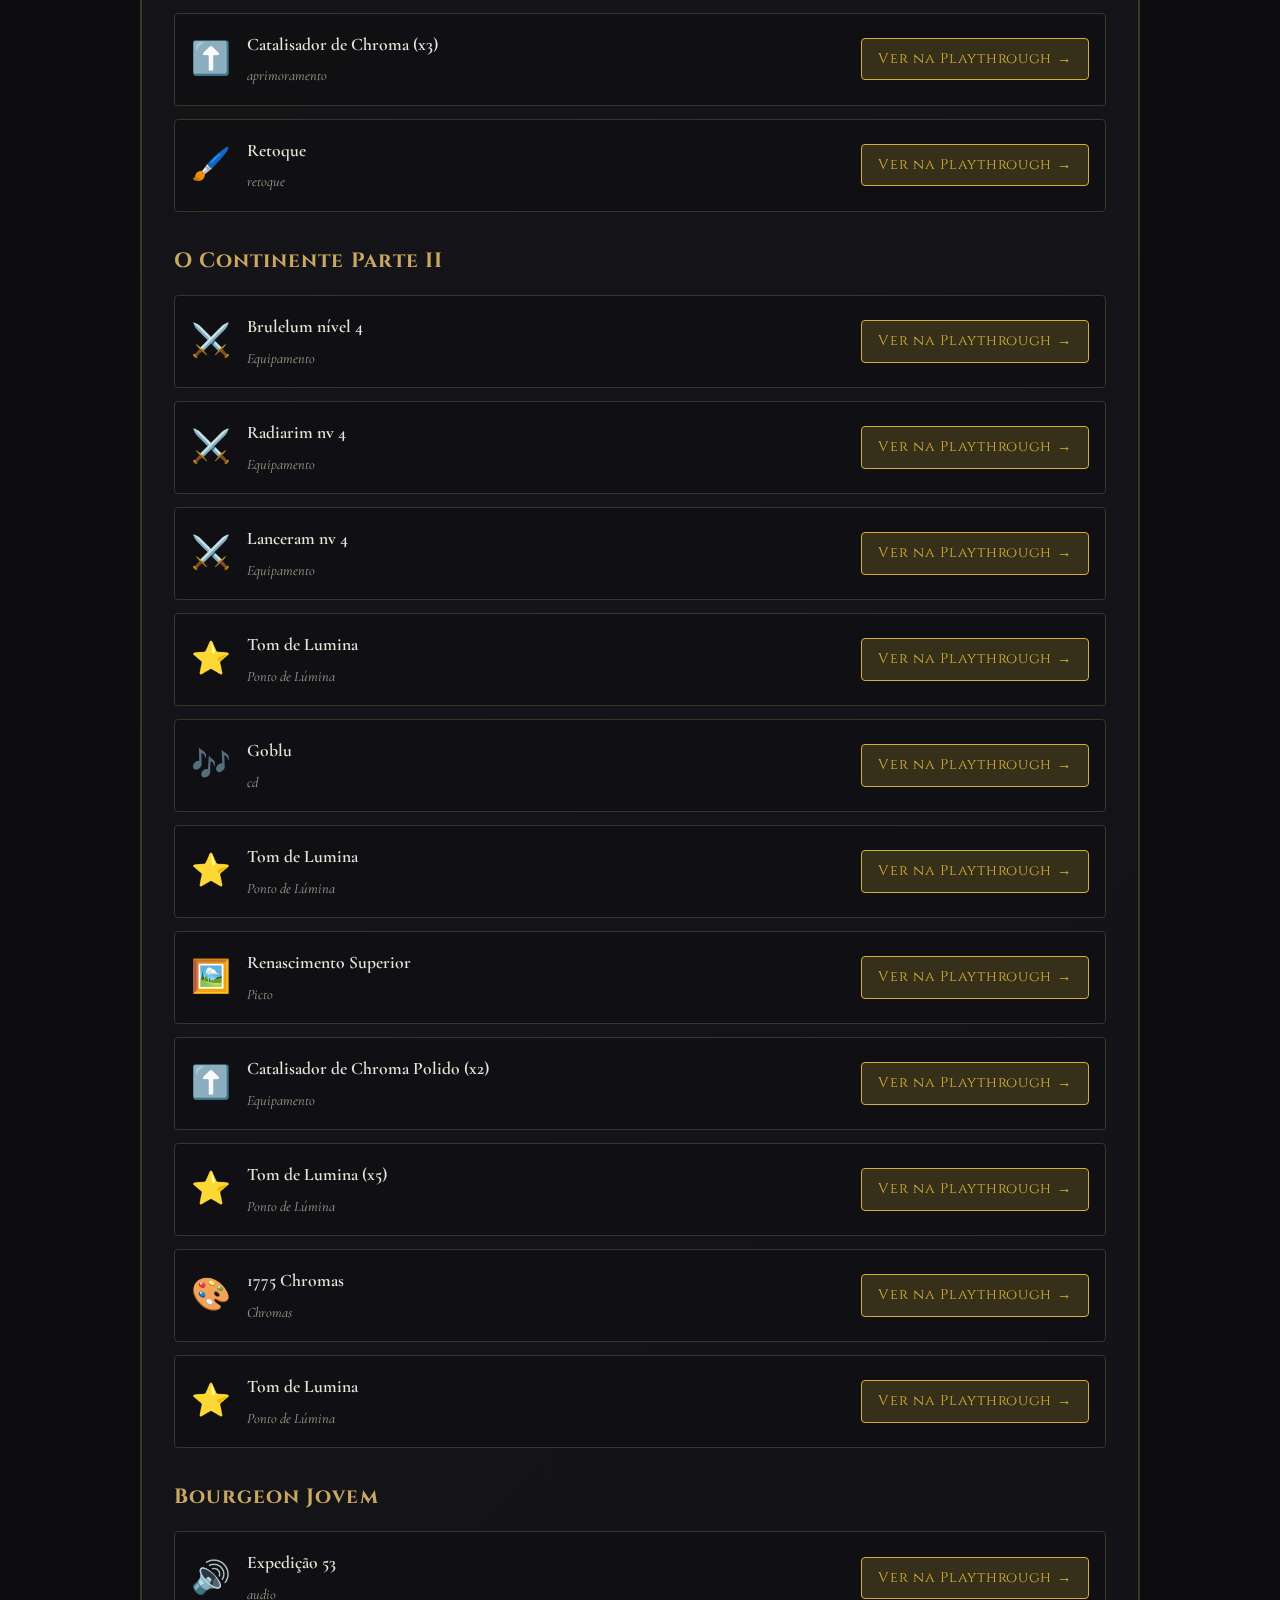
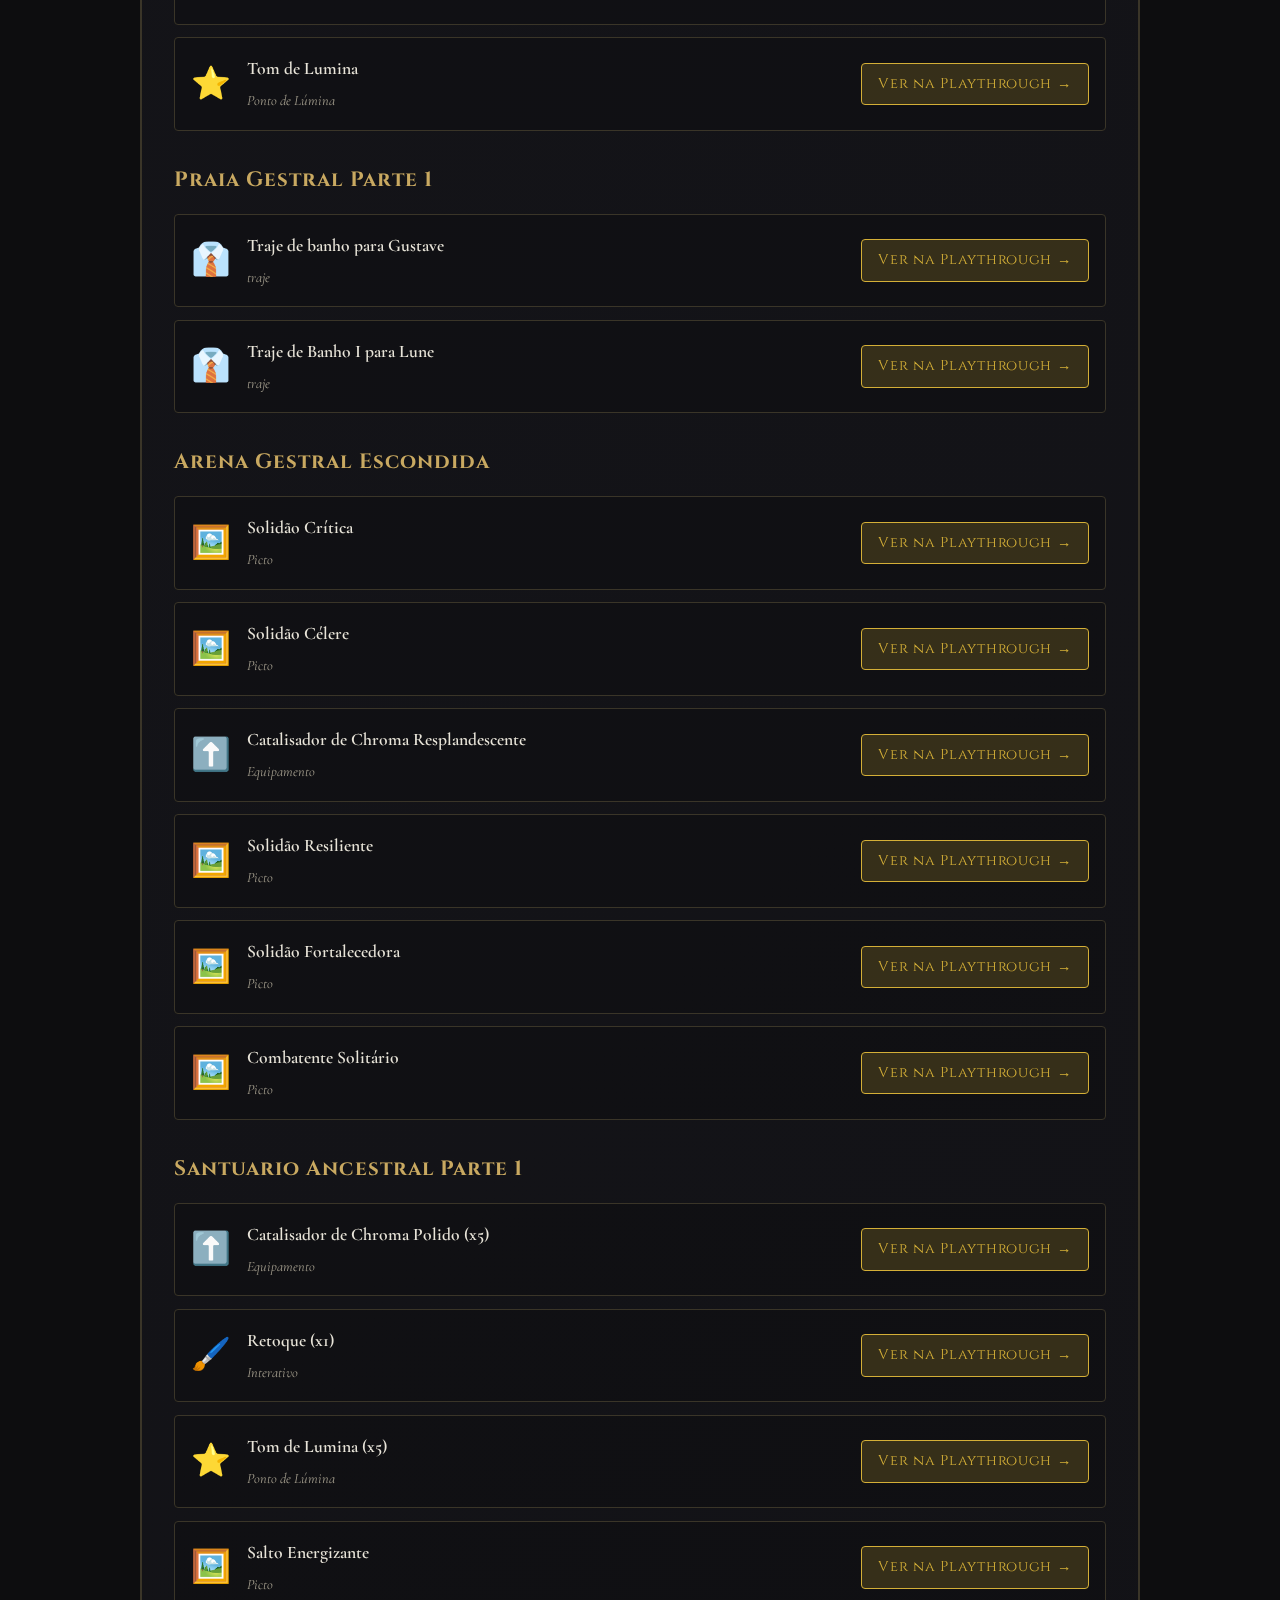
<file: colecionaveis.html>
<!DOCTYPE html>
<html lang="pt-BR">

<head>
    <meta charset="UTF-8">
    <meta name="viewport" content="width=device-width, initial-scale=1.0">
    <title>Todos Colecionáveis - Clair Obscur: Expedition 33</title>
    <meta name="description" content="Lista completa de todos os coletáveis de Clair Obscur: Expedition 33.">
    <meta name="author" content="Marcio Luis Cipriano De Souza">
    <link rel="preconnect" href="https://fonts.googleapis.com">
    <link rel="preconnect" href="https://fonts.gstatic.com" crossorigin>
    <link
        href="https://fonts.googleapis.com/css2?family=Cinzel:wght@400;600;700&family=Cormorant+Garamond:ital,wght@0,400;0,600;1,400&display=swap"
        rel="stylesheet">
    <link rel="stylesheet" href="./main.css">
    <link rel="icon" href="https://marcio661.github.io/assets/favicon.png" type="image/png">

    <style>
        @keyframes highlight-pulse {

            0%,
            100% {
                transform: scale(1);
                box-shadow: 0 0 20px rgba(212, 175, 55, 0.5);
            }

            50% {
                transform: scale(1.02);
                box-shadow: 0 0 30px rgba(212, 175, 55, 0.8);
            }
        }

        .collectibles-content {
            max-width: 1000px;
            margin: 0 auto;
        }

        .chapter-section {
            background: linear-gradient(135deg, rgba(26, 26, 31, 0.9), rgba(13, 13, 15, 0.8));
            border: 2px solid var(--color-border);
            border-radius: 8px;
            padding: 2rem;
            margin-bottom: 2rem;
            animation: fadeIn 0.6s ease-out;
        }

        .chapter-title {
            font-family: var(--font-display);
            font-size: 2rem;
            color: var(--color-primary);
            margin-bottom: 1.5rem;
            letter-spacing: 0.08em;
            text-shadow: 0 0 15px rgba(212, 175, 55, 0.4);
            padding-bottom: 0.5rem;
            border-bottom: 2px solid var(--color-border);
        }

        .map-group {
            margin-bottom: 2rem;
        }

        .map-title {
            font-family: var(--font-display);
            font-size: 1.3rem;
            color: var(--color-accent);
            margin-bottom: 1rem;
            letter-spacing: 0.05em;
        }

        .collectible-list {
            display: grid;
            gap: 0.8rem;
        }

        .collectible-item {
            display: flex;
            align-items: center;
            gap: 1rem;
            padding: 1rem;
            background: rgba(13, 13, 15, 0.5);
            border: 1px solid var(--color-border);
            border-radius: 4px;
            transition: all 0.3s ease;
            flex-wrap: nowrap;
        }

        .collectible-item:hover {
            background: rgba(212, 175, 55, 0.1);
            border-color: var(--color-primary);
            transform: translateX(5px);
        }

        .collectible-icon {
            font-size: 2rem;
            min-width: 40px;
            max-width: 40px;
            text-align: center;
            flex-shrink: 0;
        }

        .collectible-info {
            flex: 1;
            min-width: 0;
            overflow: hidden;
        }

        .collectible-name {
            font-size: 1.1rem;
            font-weight: 600;
            color: var(--color-text);
            margin-bottom: 0.3rem;
            word-wrap: break-word;
            overflow-wrap: break-word;
        }

        .collectible-type {
            font-size: 0.9rem;
            color: var(--color-text-dark);
            font-style: italic;
        }

        .collectible-link {
            padding: 0.5rem 1rem;
            background: rgba(212, 175, 55, 0.2);
            border: 1px solid var(--color-primary);
            border-radius: 4px;
            color: var(--color-primary);
            text-decoration: none;
            font-family: var(--font-display);
            font-size: 0.9rem;
            letter-spacing: 0.05em;
            transition: all 0.3s ease;
            white-space: nowrap;
            flex-shrink: 0;
        }

        .collectible-link:hover {
            background: var(--color-primary);
            color: var(--color-background);
        }

        @media (max-width: 768px) {
            .collectible-item {
                gap: 0.75rem;
                padding: 0.75rem;
            }

            .collectible-link {
                padding: 0.5rem 0.75rem;
                font-size: 0.85rem;
            }
        }

        @media (max-width: 480px) {
            .collectible-item {
                gap: 0.5rem;
                padding: 0.75rem;
            }

            .collectible-icon {
                font-size: 1.5rem;
                min-width: 30px;
                max-width: 30px;
            }

            .collectible-link {
                padding: 0.5rem 0.65rem;
                font-size: 0.75rem;
            }
        }

        .empty-message {
            text-align: center;
            color: var(--color-text-dark);
            font-style: italic;
            padding: 2rem;
        }
    </style>
</head>

<body>
    <button class="hamburger" id="hamburger" aria-label="Menu">
        <span></span>
        <span></span>
        <span></span>
    </button>
    <div class="ornate-frame">
        <div class="frame-corner frame-top-left"></div>
        <div class="frame-corner frame-top-right"></div>
        <div class="frame-corner frame-bottom-left"></div>
        <div class="frame-corner frame-bottom-right"></div>
        <div class="frame-edge frame-top"></div>
        <div class="frame-edge frame-right"></div>
        <div class="frame-edge frame-bottom"></div>
        <div class="frame-edge frame-left"></div>
    </div>

    <div class="background-texture"></div>
    <div class="vignette"></div>

    <div class="container">
        <header class="site-header">
            <div class="header-ornament"></div>
            <h1 class="site-title">
                <span class="title-clair">Clair</span>
                <span class="title-obscur">Obscur</span>
            </h1>
            <p class="site-subtitle">Todos Colecionáveis</p>
            <div class="header-divider"></div>
        </header>

        <nav class="main-nav">
            <ul class="nav-list">
                <li><a href="index.html" class="nav-link">Início</a></li>
                <li><a href="playthrough.html" class="nav-link">Atos</a></li>
                <li><a href="colecionaveis.html" class="nav-link active">Colecionáveis</a></li>
                <li><a href="trofeus.html" class="nav-link">Troféus</a></li>
                <li><a href="audios.html" class="nav-link">Áudios</a></li>
                <li><a href="cds.html" class="nav-link">CDs</a></li>
            </ul>
        </nav>

        <div class="collectibles-content" id="collectiblesContent">
            <div class="empty-message">
                Carregando coletáveis da playthrough...
            </div>
        </div>

        <footer class="site-footer">
            <div class="footer-ornament"></div>
            <p class="footer-text">
                Guia criado com dedicação para a comunidade de Clair Obscur. For Those Who Come After.<br>
                <small>© 2025 - Clair Obscur: Expedition 33 desenvolvido por Sandfall Interactive</small>
            </p>
        </footer>
    </div>

    <script src="./app.js"></script>
</body>

</html>
</file>
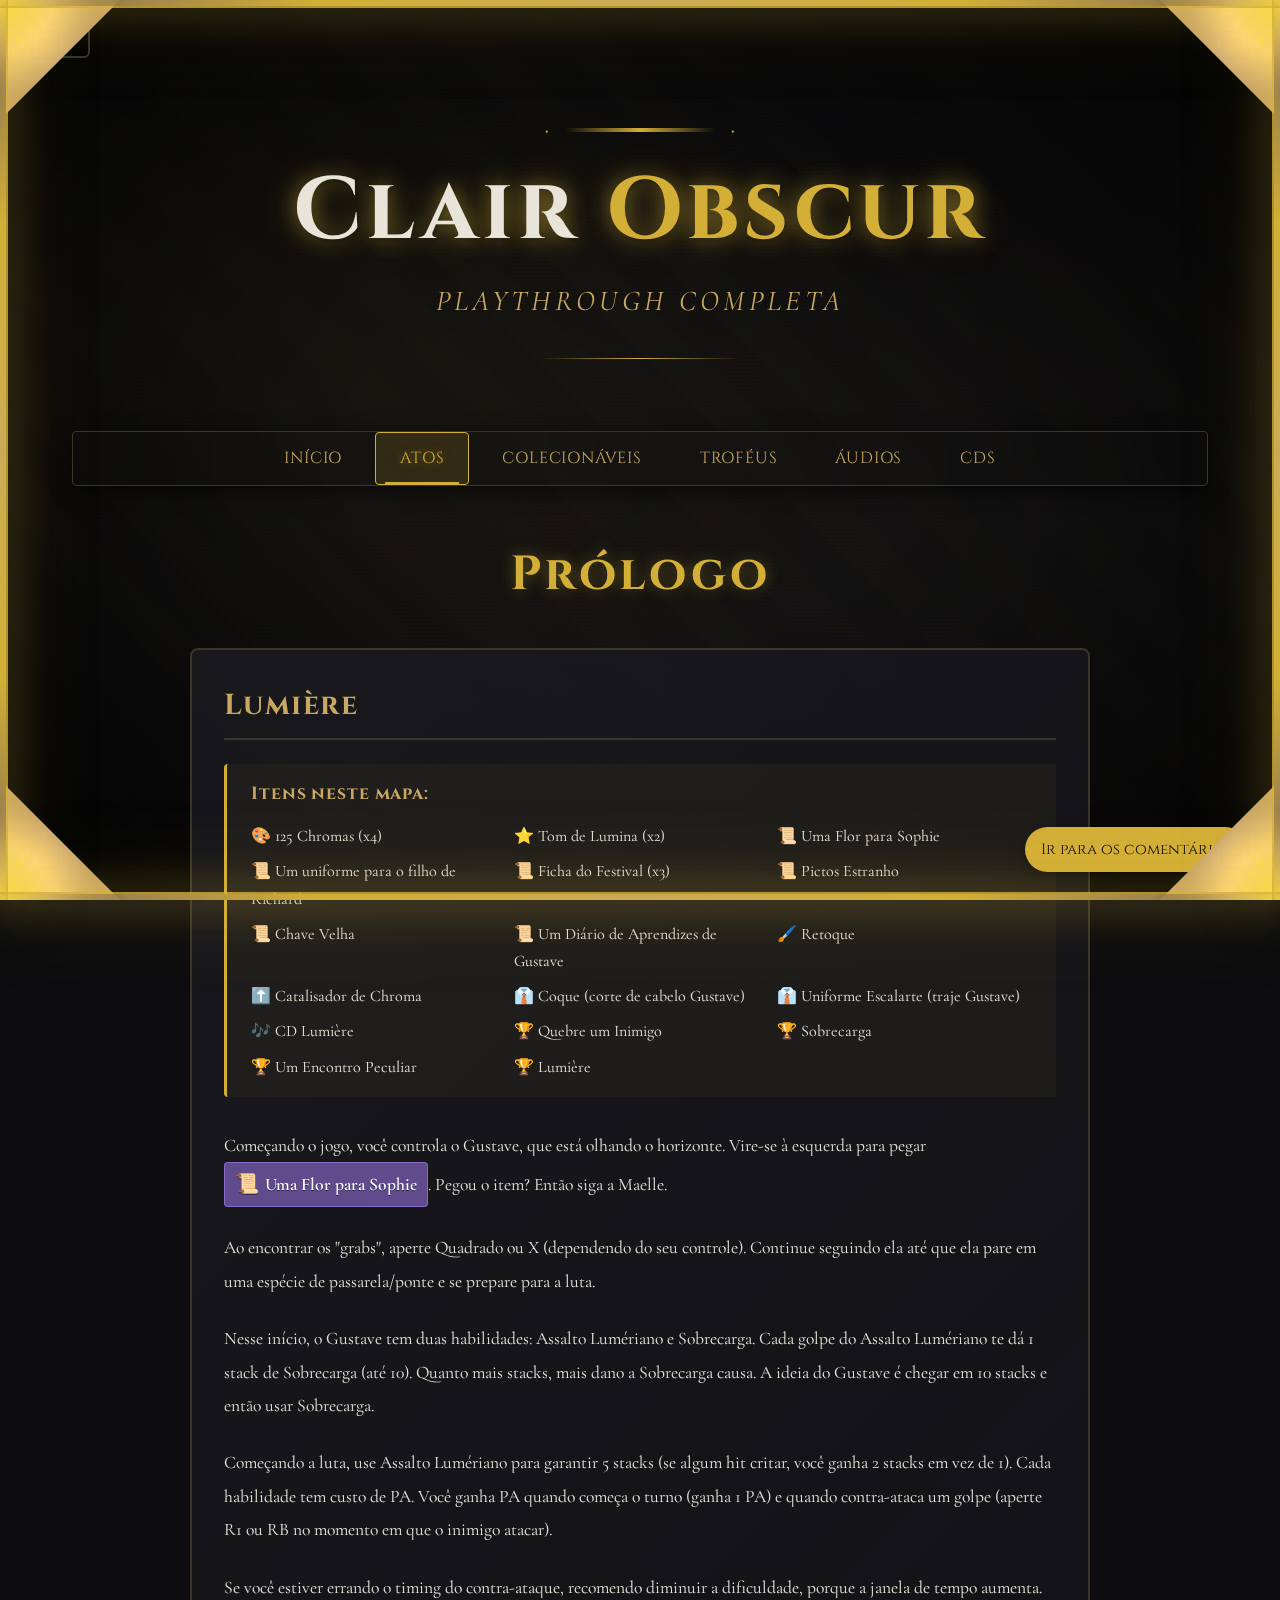
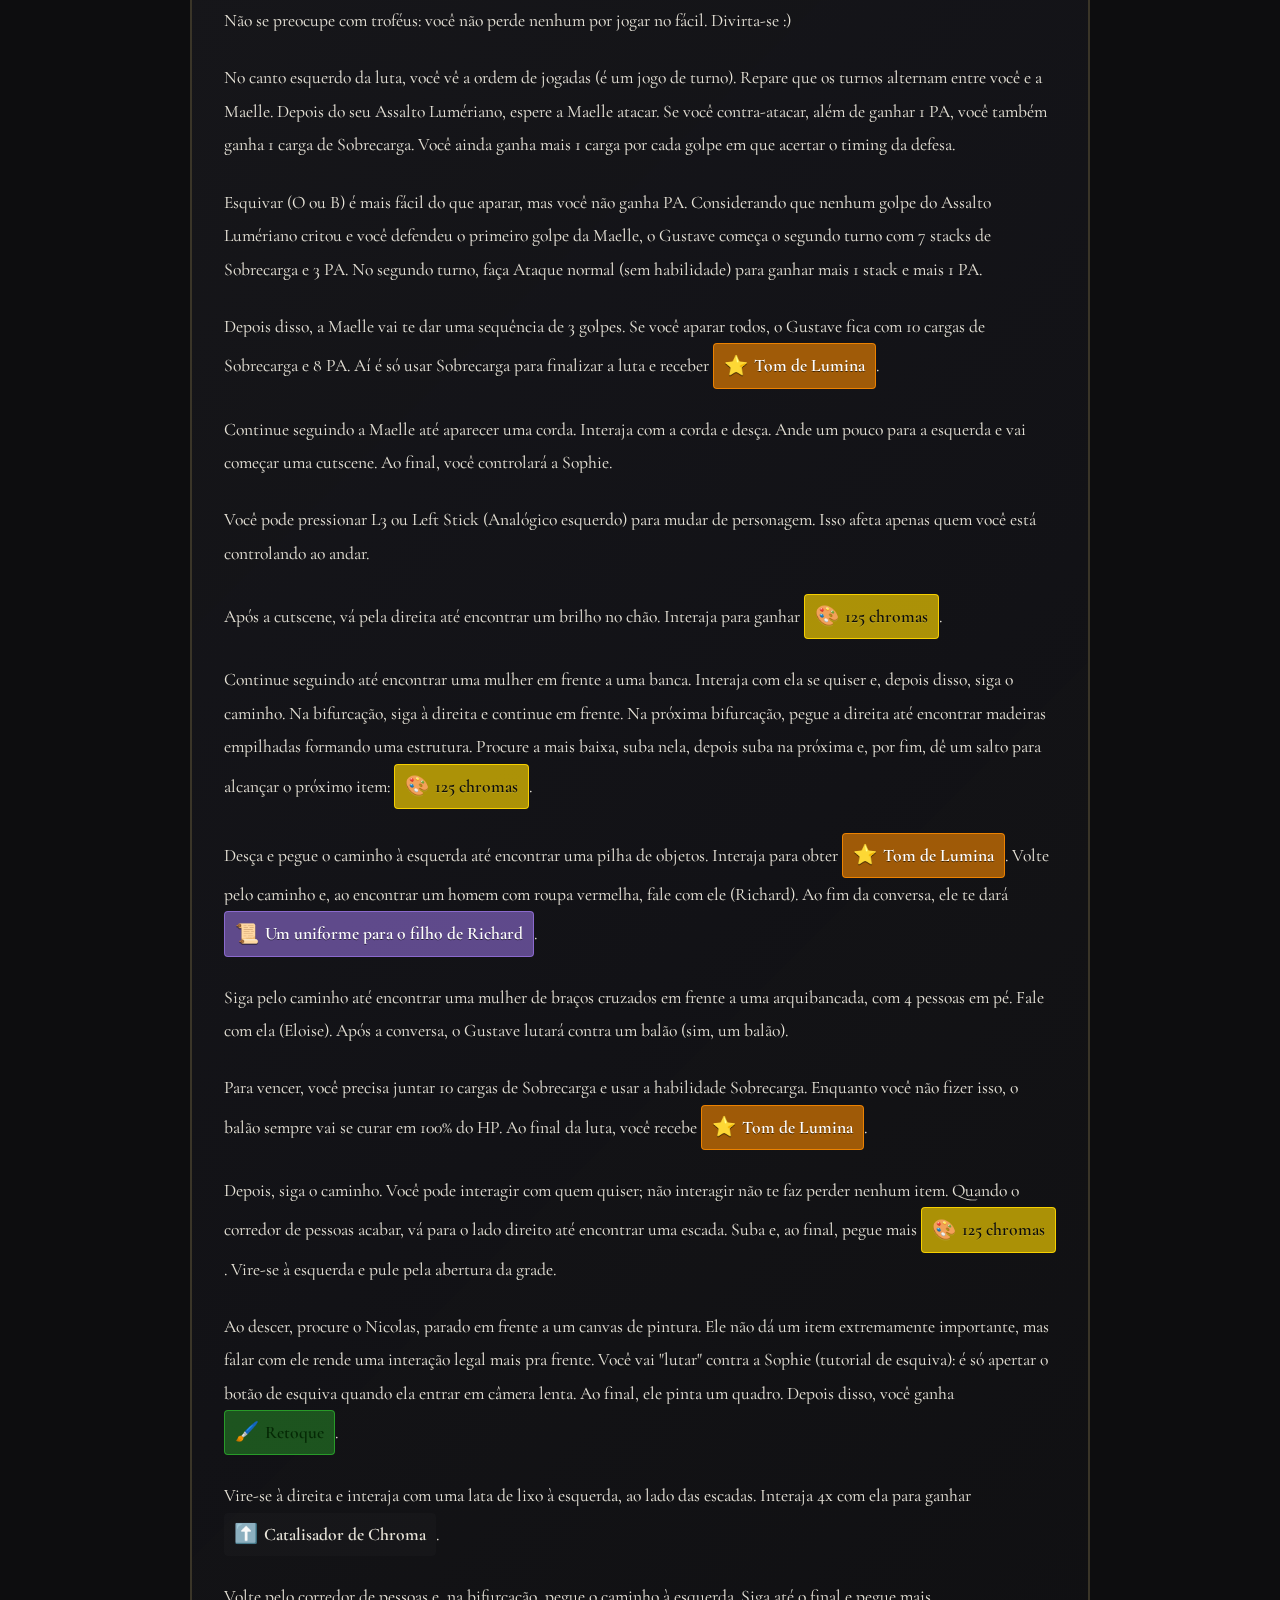
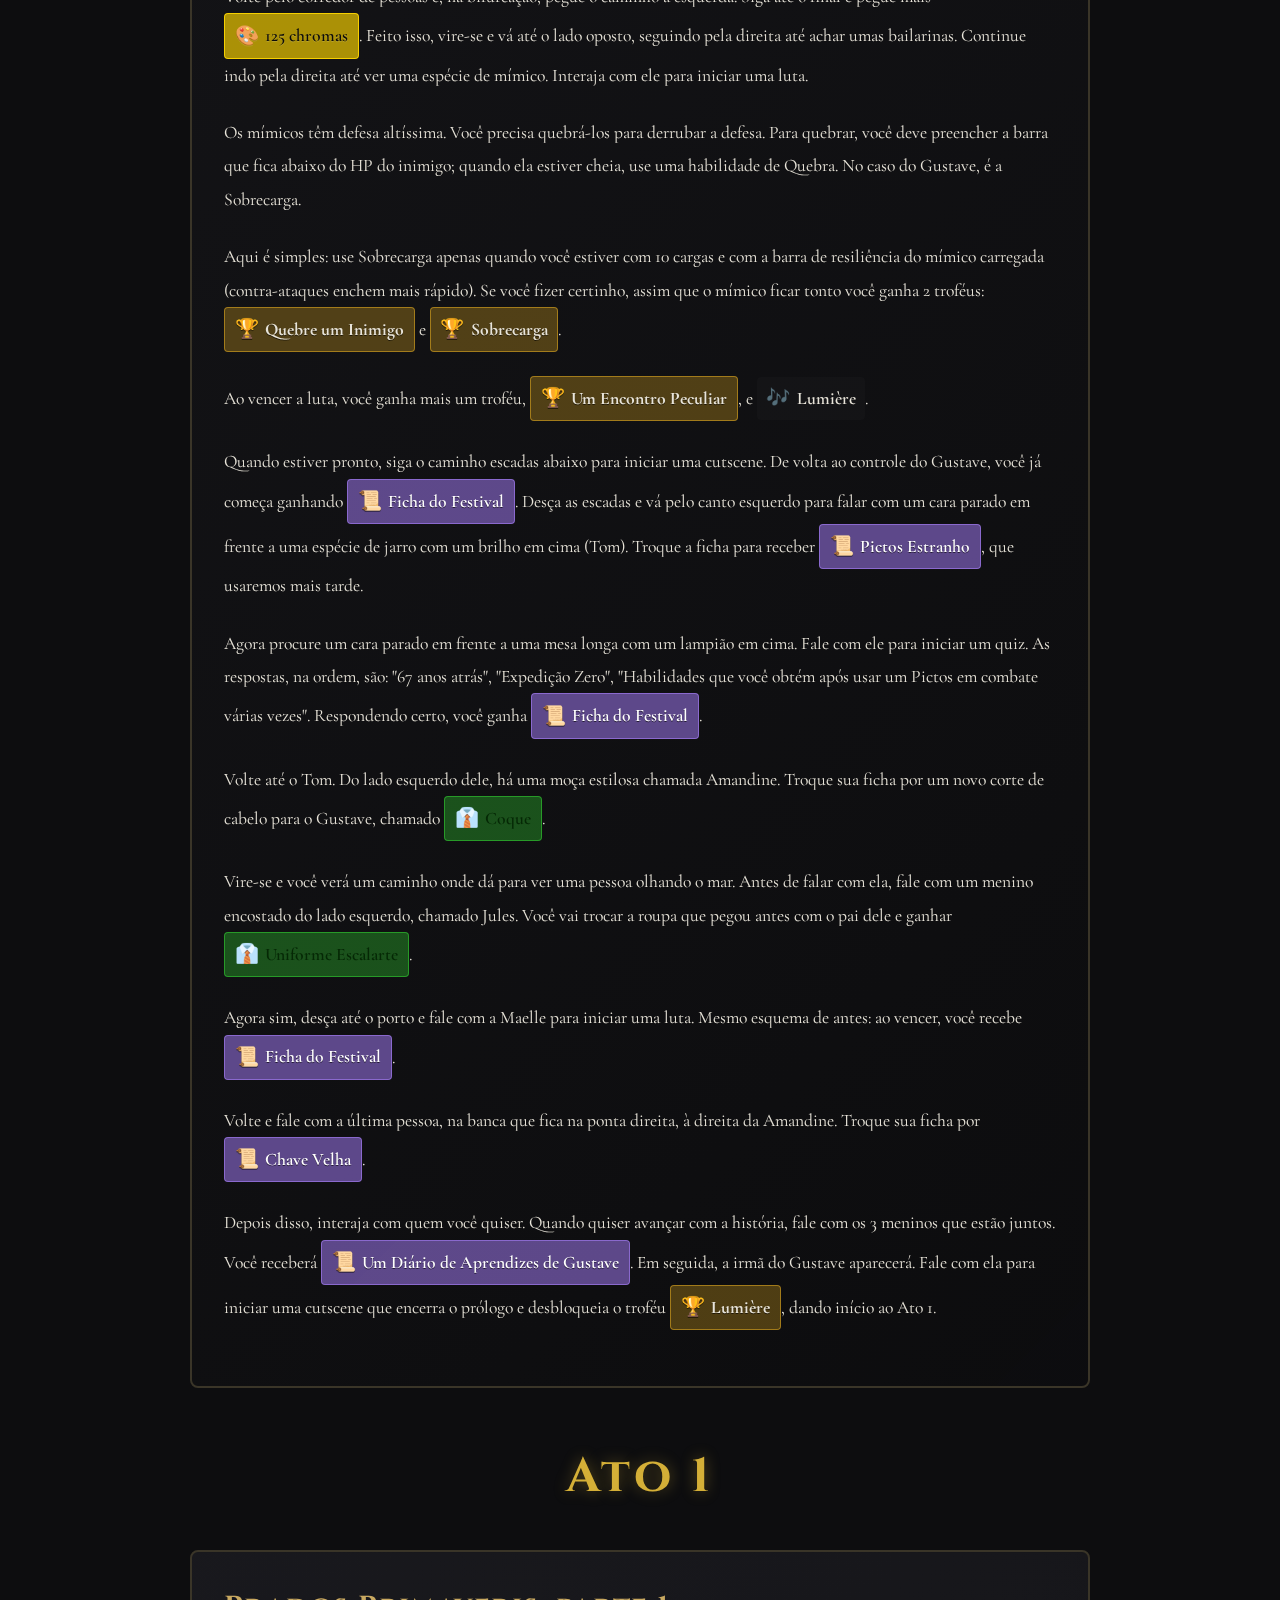
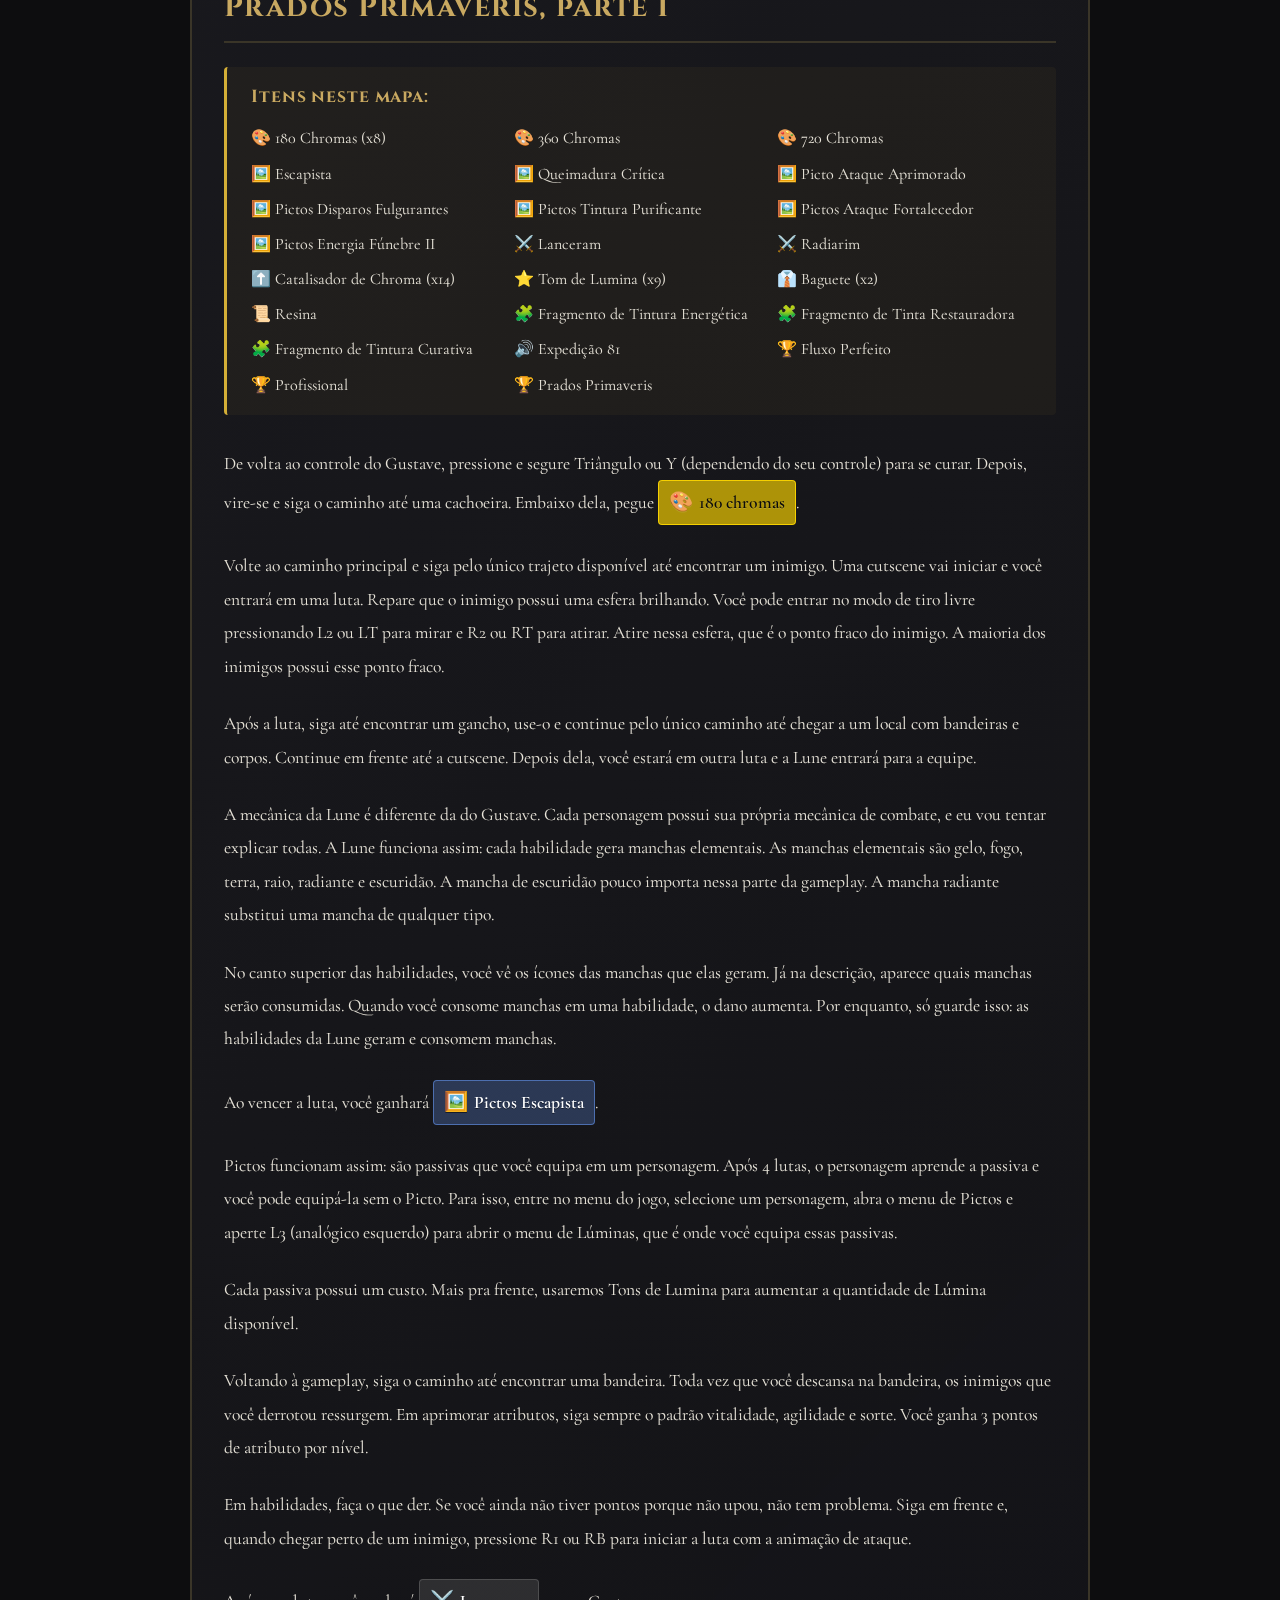
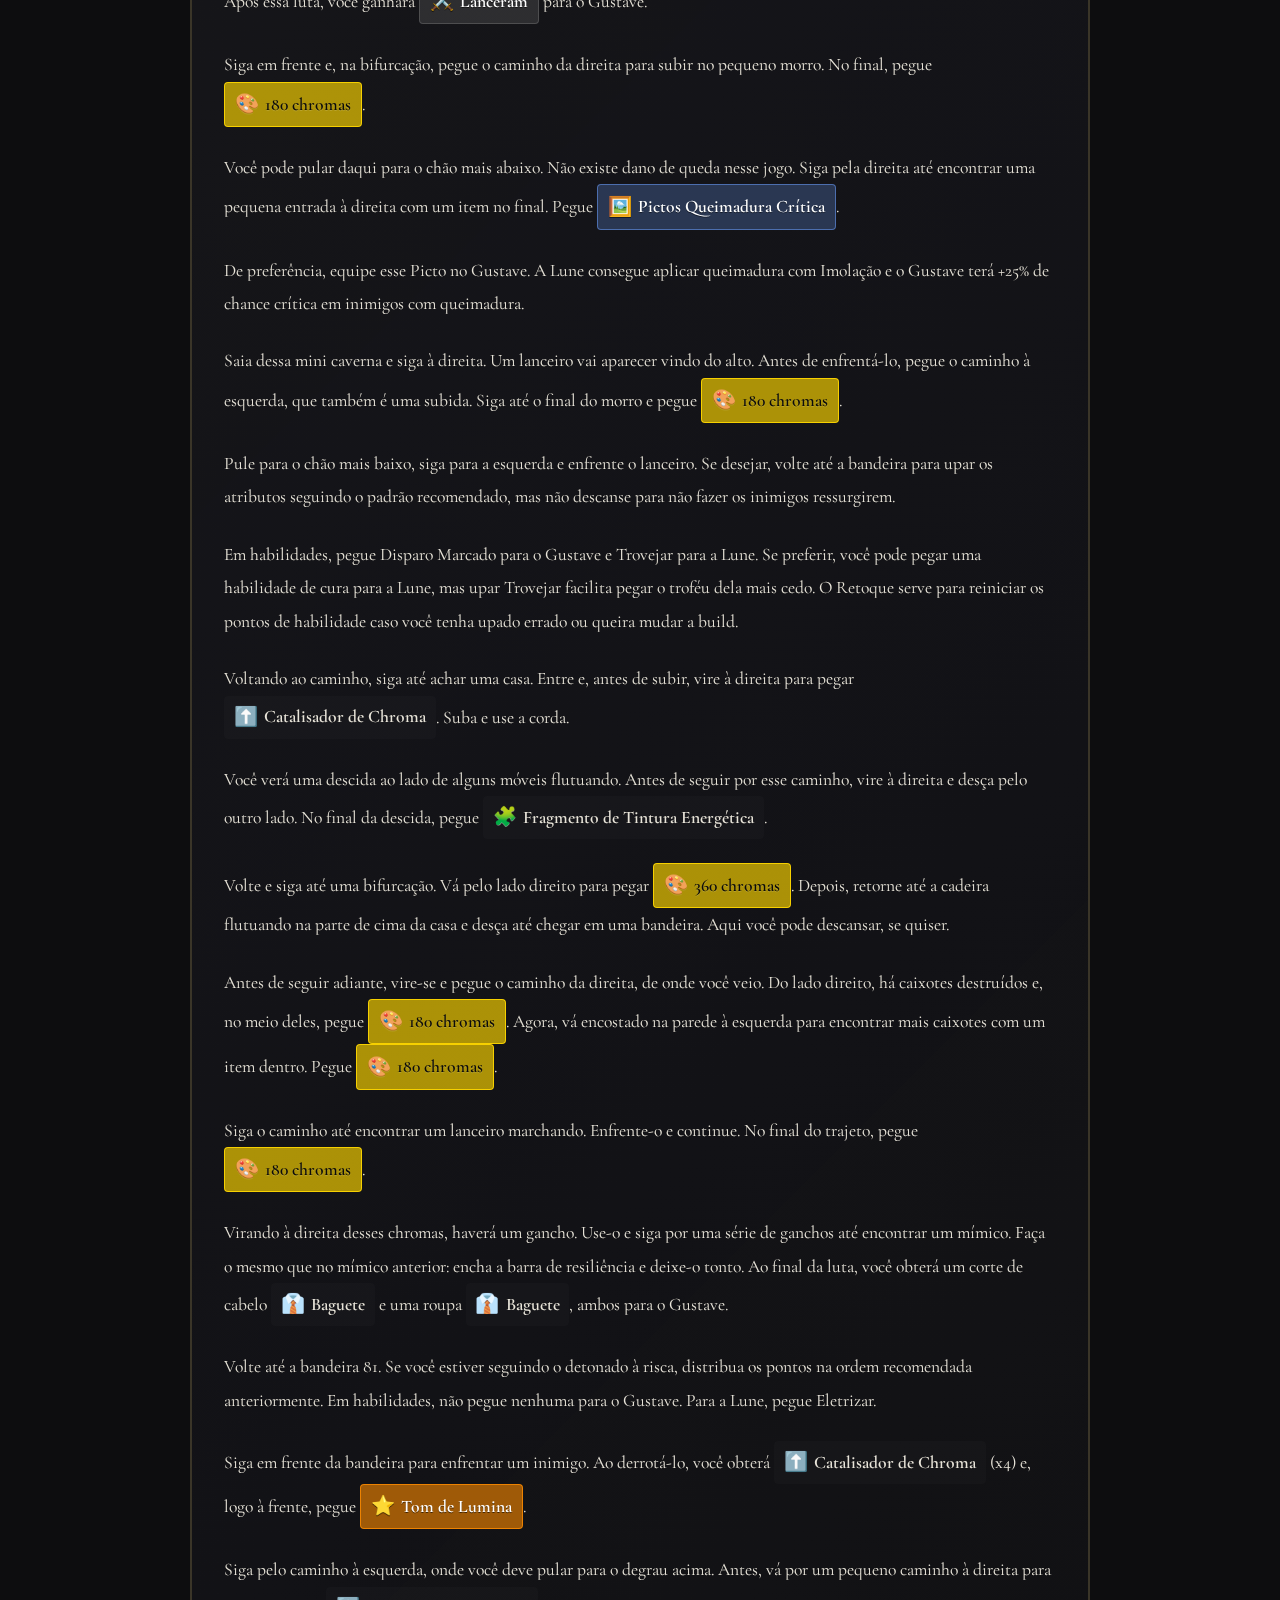
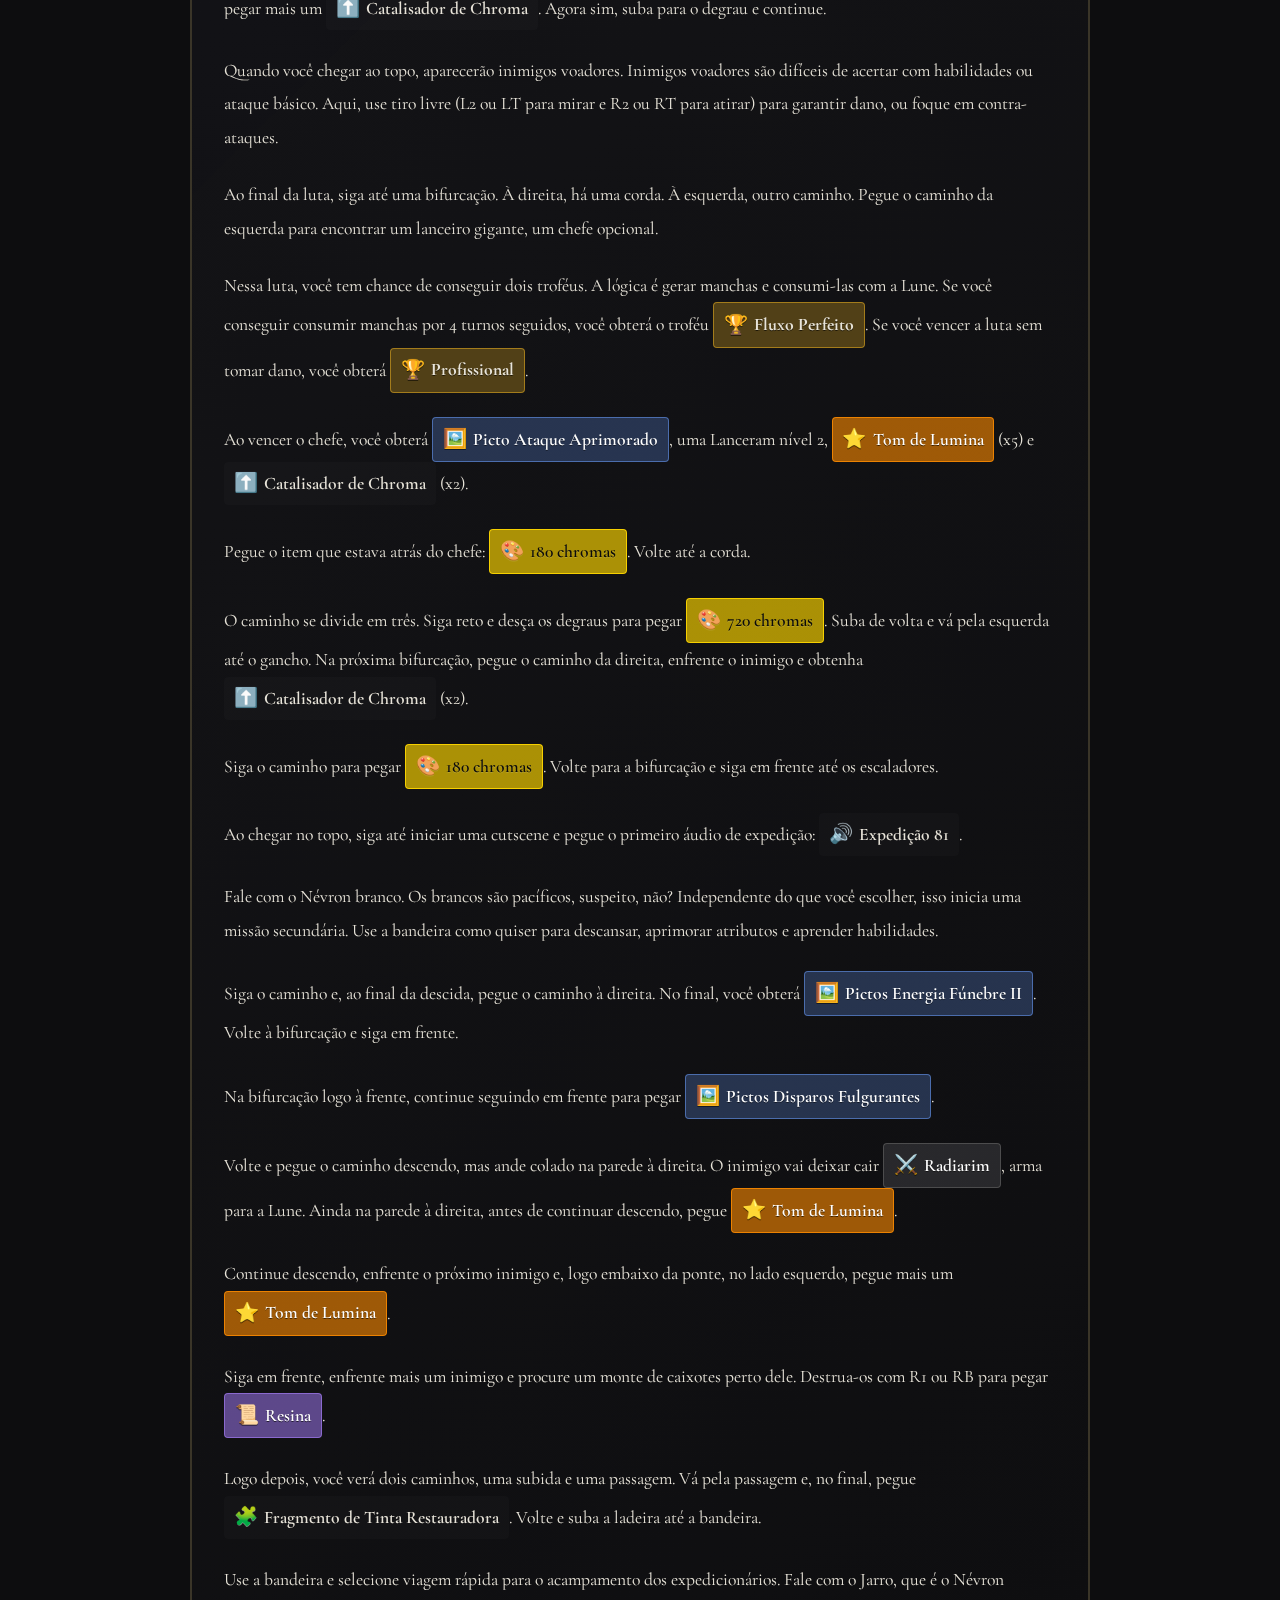
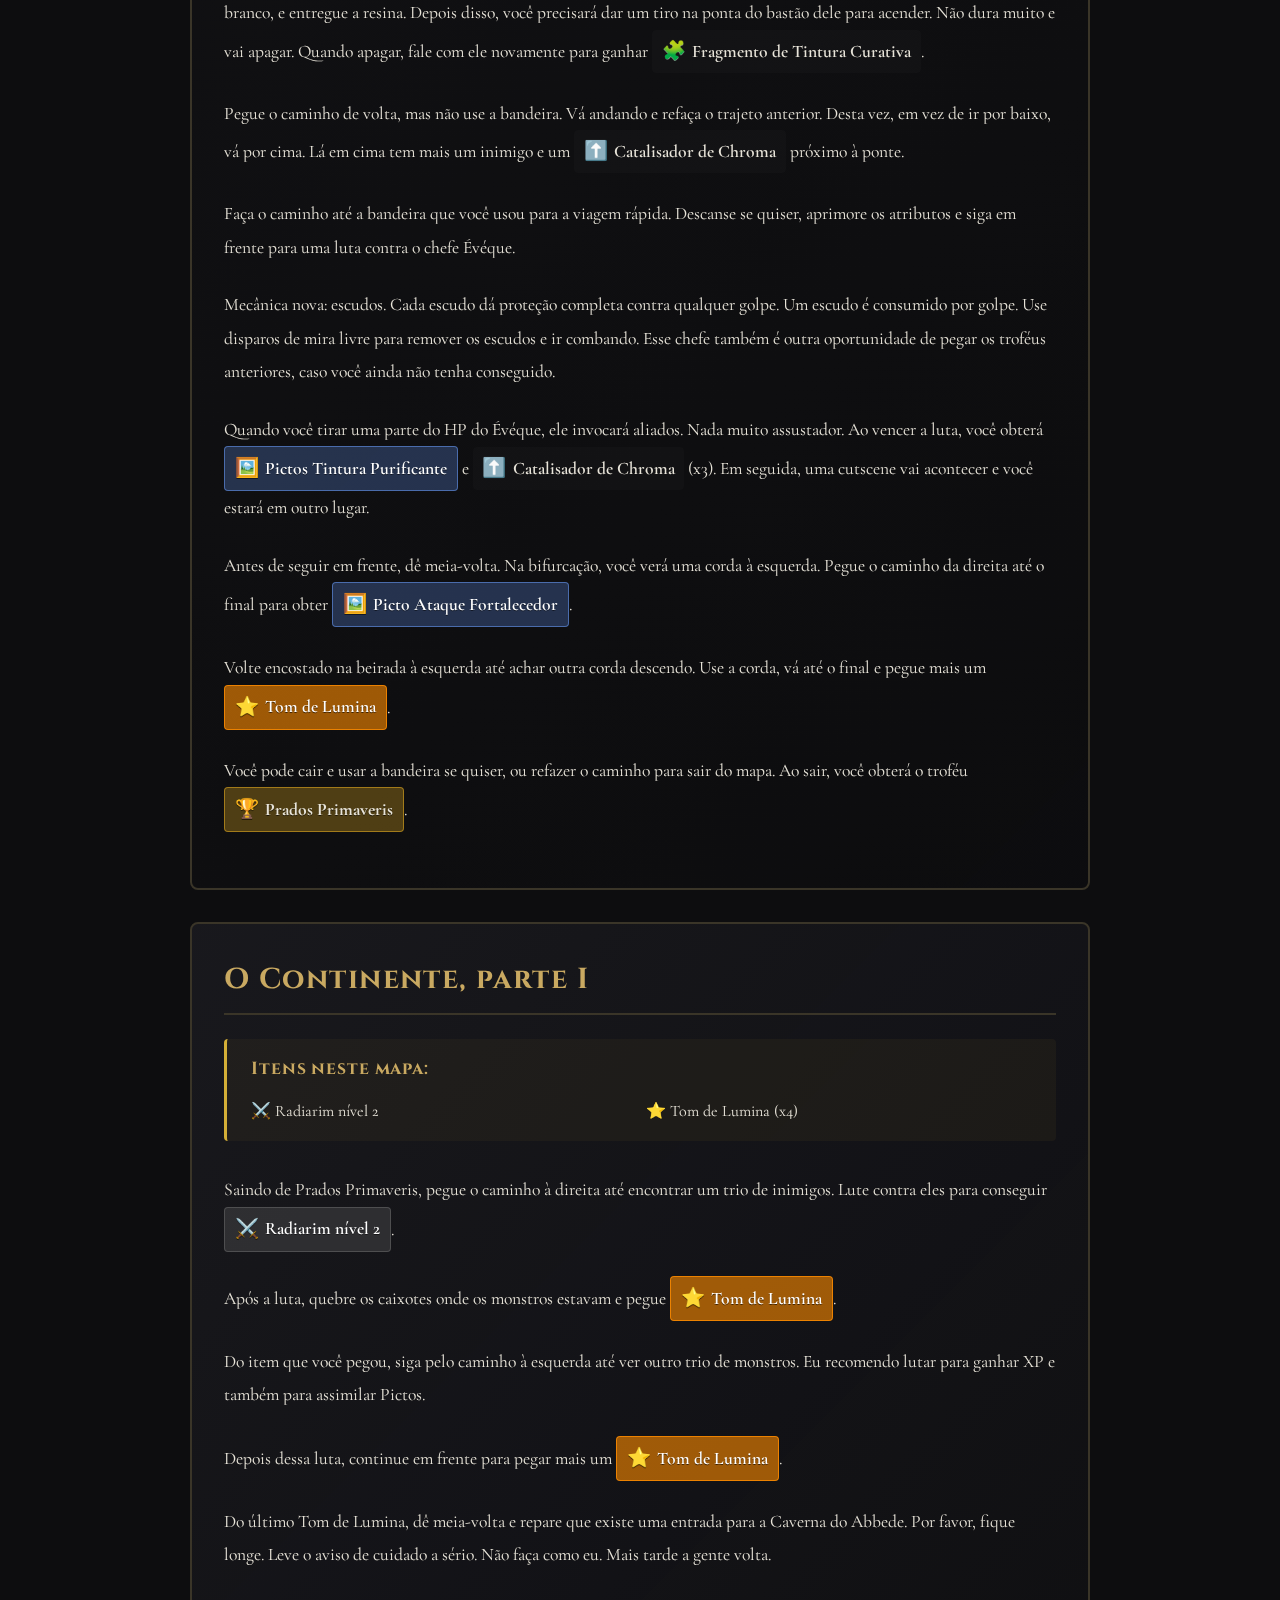
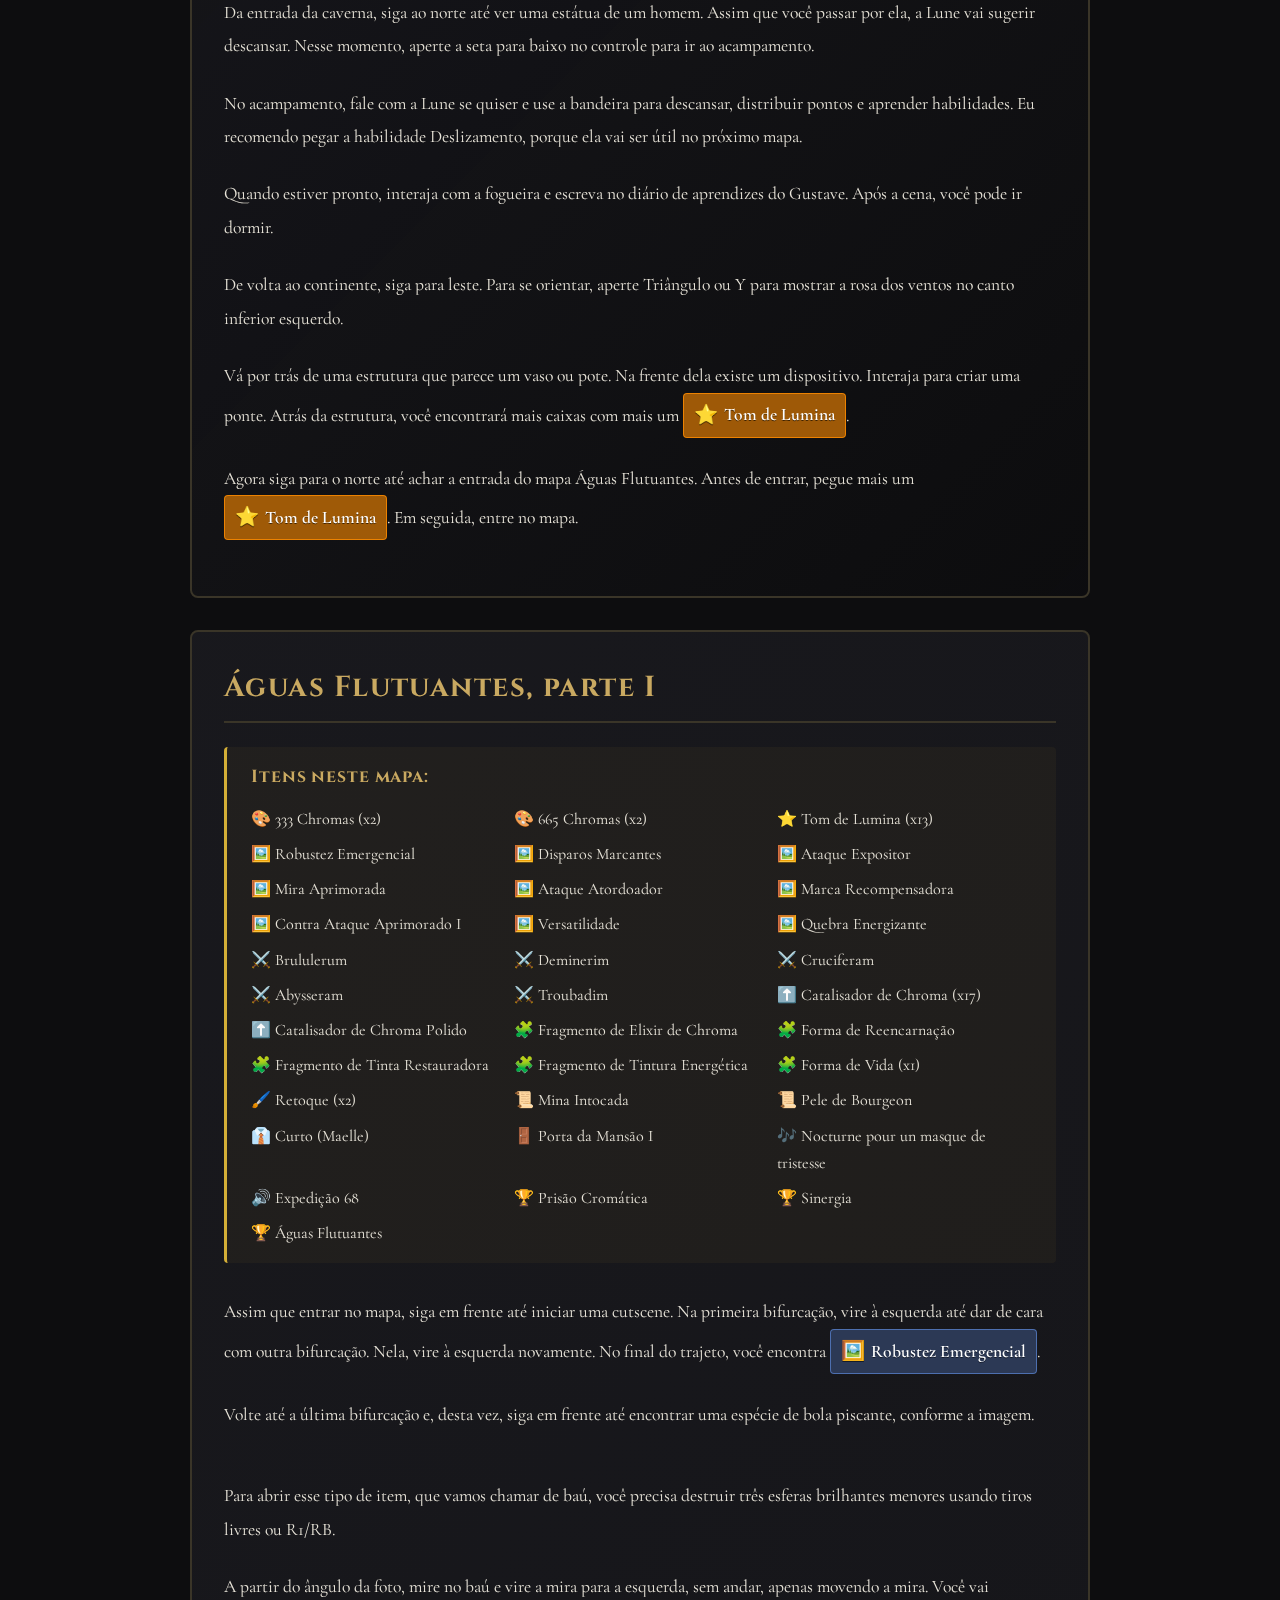
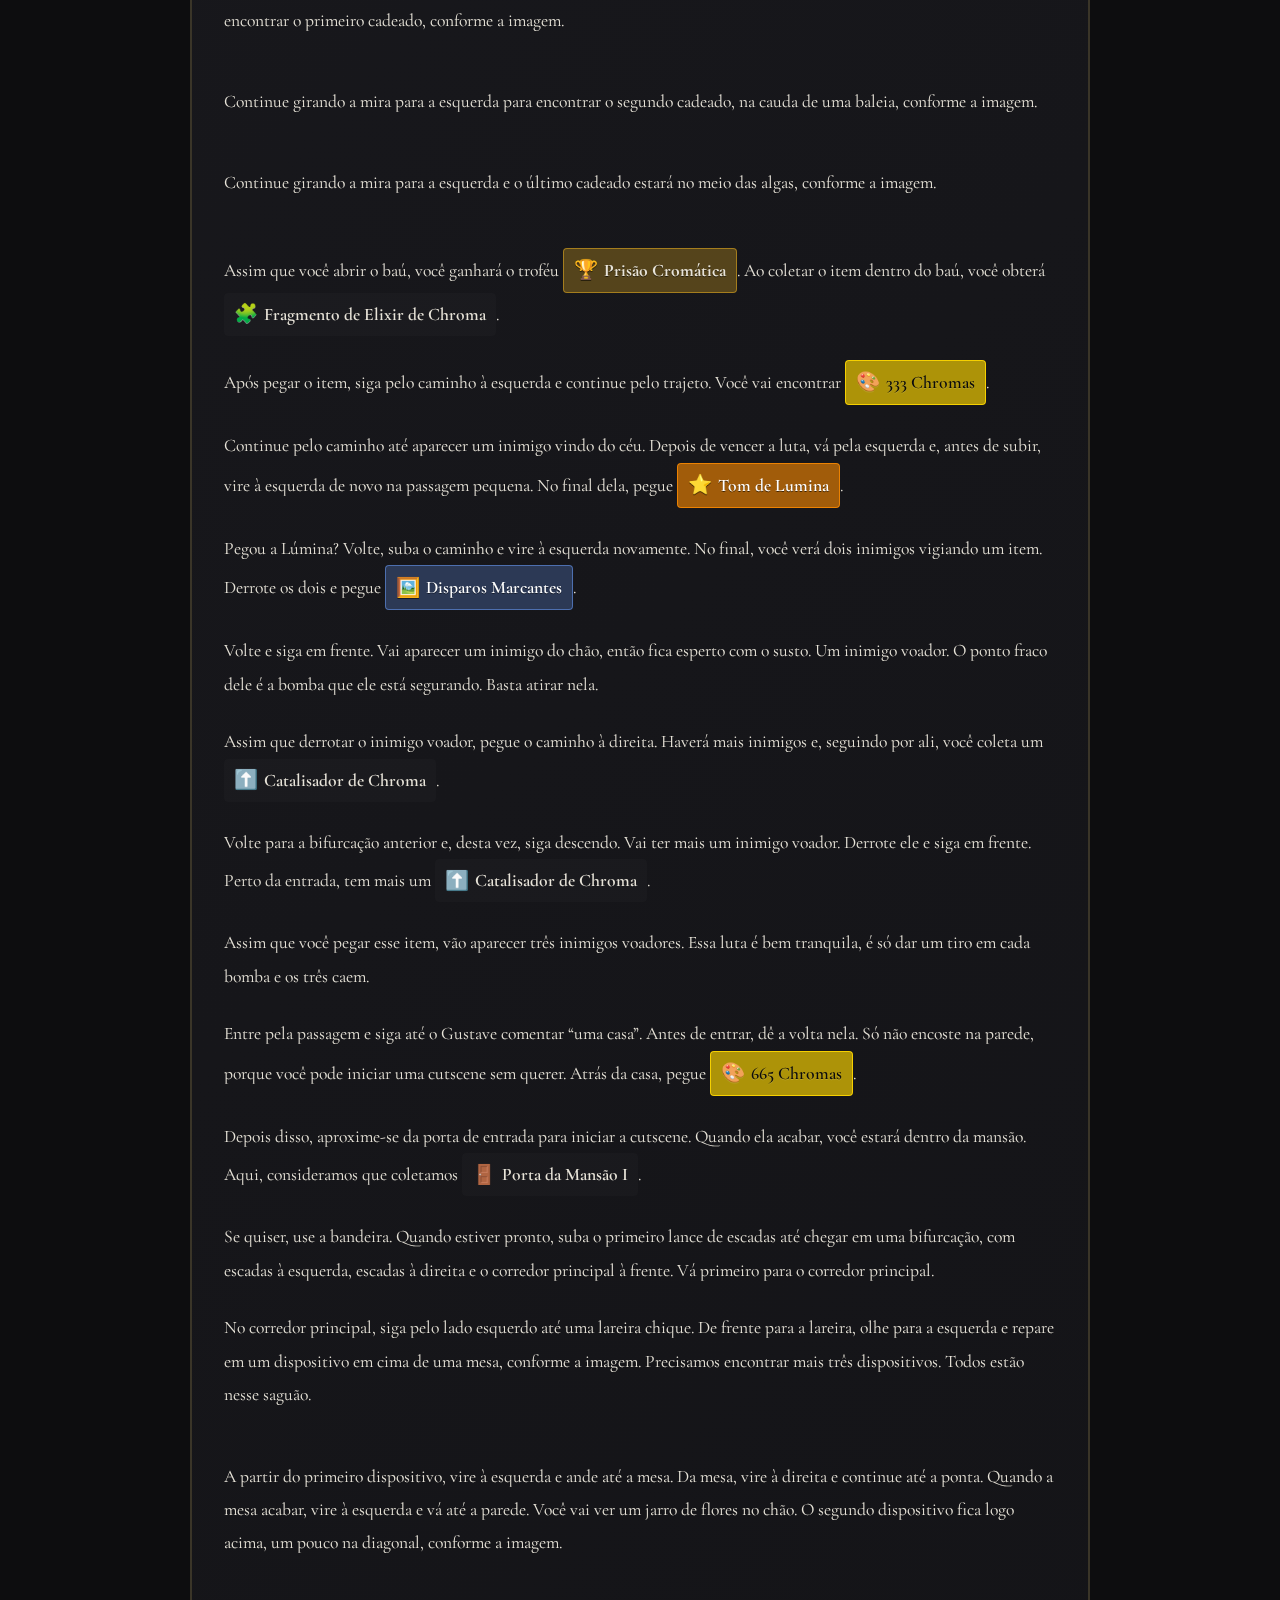
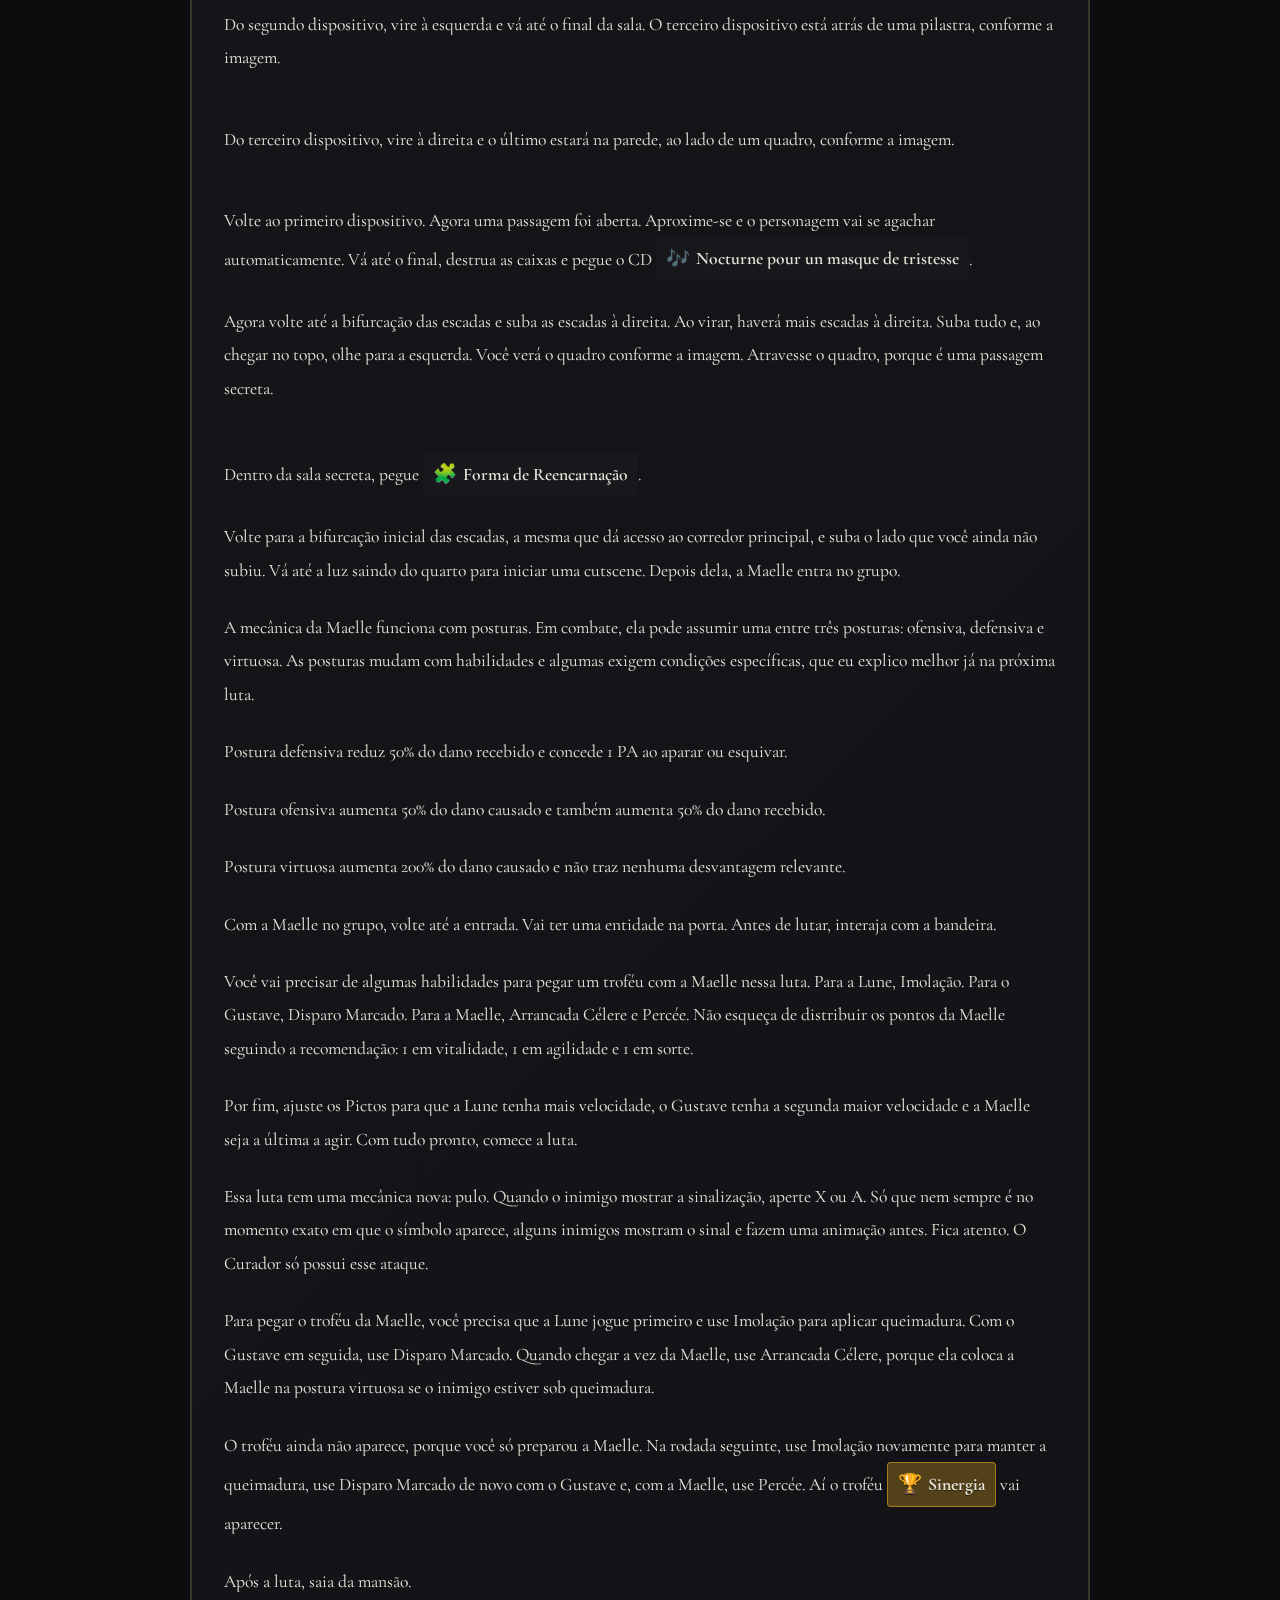
<file: playthrough.html>
<!DOCTYPE html>
<html lang="pt-BR">

<head>
    <meta charset="UTF-8">
    <meta name="viewport" content="width=device-width, initial-scale=1.0">
    <title>Playthrough Completa - Clair Obscur: Expedition 33</title>
    <meta name="description"
        content="Playthrough 100% completa de Clair Obscur: Expedition 33 com todos os coletáveis e troféus.">
    <meta name="author" content="Marcio Luis Cipriano De Souza">
    <link rel="preconnect" href="https://fonts.googleapis.com">
    <link rel="preconnect" href="https://fonts.gstatic.com" crossorigin>
    <link
        href="https://fonts.googleapis.com/css2?family=Cinzel:wght@400;600;700&family=Cormorant+Garamond:ital,wght@0,400;0,600;1,400&display=swap"
        rel="stylesheet">
    <link rel="stylesheet" href="./main.css">
    <link rel="icon" href="https://marcio661.github.io/assets/favicon.png" type="image/png">

    <style>
        .playthrough-content {
            max-width: 900px;
            margin: 0 auto;
        }

        .map-section {
            background: linear-gradient(135deg, rgba(26, 26, 31, 0.9), rgba(13, 13, 15, 0.8));
            border: 2px solid var(--color-border);
            border-radius: 8px;
            padding: 2rem;
            margin-bottom: 2rem;
            animation: fadeIn 0.6s ease-out;
        }

        .map-title {
            font-family: var(--font-display);
            font-size: 1.8rem;
            color: var(--color-accent);
            margin-bottom: 1.5rem;
            letter-spacing: 0.05em;
            padding-bottom: 0.5rem;
            border-bottom: 2px solid var(--color-border);
        }

        .playthrough-text {
            line-height: 1.9;
            font-size: 1.1rem;
            color: var(--color-text);
        }

        .playthrough-text p {
            margin-bottom: 1.5rem;
        }

        .map-collectibles-summary {
            background: rgba(212, 175, 55, 0.05);
            border-left: 3px solid var(--color-primary);
            padding: 1rem 1.5rem;
            margin-bottom: 2rem;
            border-radius: 4px;
        }

        .map-collectibles-summary h4 {
            font-family: var(--font-display);
            font-size: 1.1rem;
            color: var(--color-accent);
            margin-bottom: 0.8rem;
            letter-spacing: 0.05em;
        }

        .map-collectibles-summary ul {
            list-style: none;
            padding: 0;
            margin: 0;
            display: grid;
            grid-template-columns: repeat(auto-fit, minmax(200px, 1fr));
            gap: 0.5rem;
        }

        .map-collectibles-summary li {
            color: var(--color-text);
            font-size: 1rem;
        }

        .collectible {
            display: inline-flex;
            align-items: center;
            gap: 0.4rem;
            padding: 0.2rem 0.6rem;
            border-radius: 4px;
            font-weight: 600;
            cursor: pointer;
            transition: all 0.3s ease;
            position: relative;
            text-decoration: none;
            background: rgba(255, 255, 255, 0.02);
            color: var(--color-text);
            -webkit-font-smoothing: antialiased;
        }

        .collectible::before {
            content: attr(data-icon);
            font-size: 1.1em;
        }

        .collectible[data-type="missao"] {
            background: rgba(147, 112, 219, 0.6);
            color: #ffffff;
            border: 1px solid rgba(147, 112, 219, 0.85);
            text-shadow: 0 1px 0 rgba(0, 0, 0, 0.6);
        }

        .collectible[data-type="chromas"] {
            background: rgba(255, 215, 0, 0.65);
            color: #0b0b0b;
            border: 1px solid rgba(255, 215, 0, 0.9);
            text-shadow: 0 1px 0 rgba(255, 255, 255, 0.15);
        }

        .collectible[data-type="pictos"] {
            background: rgba(100, 149, 237, 0.28);
            color: #ffffff;
            border: 1px solid rgba(100, 149, 237, 0.6);
            text-shadow: 0 1px 0 rgba(0, 0, 0, 0.5);
        }

        .collectible[data-type="luminas"] {
            background: rgba(255, 140, 0, 0.6);
            color: #ffffff;
            border: 1px solid rgba(255, 140, 0, 0.8);
            text-shadow: 0 1px 0 rgba(0, 0, 0, 0.6);
        }

        .collectible[data-type="equipamento"] {
            background: rgba(120, 120, 120, 0.25);
            color: #ffffff;
            border: 1px solid rgba(120, 120, 120, 0.45);
            text-shadow: 0 1px 0 rgba(0, 0, 0, 0.5);
        }

        .collectible[data-type="interativo"] {
            background: rgba(50, 205, 50, 0.35);
            color: #052805;
            border: 1px solid rgba(50, 205, 50, 0.6);
        }

        .collectible[data-type="trofeu"] {
            background: rgba(218, 165, 32, 0.32);
            color: var(--color-text);
            font-weight: 700;
            border: 1px solid rgba(218, 165, 32, 0.6);
            text-shadow: 0 1px 0 rgba(0, 0, 0, 0.6);
        }

        .collectible:hover {
            transform: translateY(-2px);
            box-shadow: 0 4px 12px rgba(212, 175, 55, 0.3);
            filter: brightness(1.2);
        }

        .collectible.highlighted {
            animation: highlight-pulse 2s ease-in-out;
            box-shadow: 0 0 20px currentColor;
        }

        @keyframes highlight-pulse {

            0%,
            100% {
                transform: scale(1);
                box-shadow: 0 0 20px currentColor;
            }

            50% {
                transform: scale(1.05);
                box-shadow: 0 0 30px currentColor;
            }

        }

        /* Seção de Comentários */
        .comments-section {
            max-width: 900px;
            margin: 4rem auto 2rem;
            padding: 2rem;
            background: linear-gradient(135deg, rgba(26, 26, 31, 0.9), rgba(13, 13, 15, 0.8));
            border: 2px solid var(--color-border);
            border-radius: 8px;
        }

        .comments-title {
            font-family: var(--font-display);
            font-size: 2rem;
            color: var(--color-primary);
            margin-bottom: 2rem;
            text-align: center;
            letter-spacing: 0.08em;
            text-shadow: 0 0 15px rgba(212, 175, 55, 0.4);
            padding-bottom: 1rem;
            border-bottom: 2px solid var(--color-border);
        }

        @media (max-width: 768px) {
            .comments-section {
                padding: 1.5rem 1rem;
                margin: 2rem 0;
            }
        }

        .back-button {
            display: inline-flex;
            align-items: center;
            gap: 0.5rem;
            padding: 0.8rem 1.5rem;
            background: linear-gradient(135deg, rgba(26, 26, 31, 0.9), rgba(13, 13, 15, 0.8));
            border: 2px solid var(--color-border);
            border-radius: 8px;
            color: var(--color-accent);
            text-decoration: none;
            font-family: var(--font-display);
            font-size: 1rem;
            letter-spacing: 0.05em;
            transition: all 0.3s ease;
            margin-bottom: 2rem;
        }

        .back-button:hover {
            background: var(--color-primary);
            color: var(--color-background);
            border-color: var(--color-primary);
            transform: translateX(-5px);
        }

        .chapter-title {
            font-family: var(--font-display);
            font-size: clamp(2rem, 5vw, 3rem);
            color: var(--color-primary);
            margin: 3rem 0 2rem 0;
            text-align: center;
            letter-spacing: 0.08em;
            text-shadow: 0 0 15px rgba(212, 175, 55, 0.4);
        }

        /* Correção para imagens não escaparem no mobile */
        .playthrough-figure {
            max-width: 100%;
            margin: 1.5rem auto;
            overflow: hidden;
        }

        .playthrough-figure img {
            max-width: 100%;
            width: 100%;
            height: auto;
            display: block;
            border-radius: 4px;
        }

        @media (max-width: 768px) {
            .playthrough-figure {
                margin: 1rem 0;
            }

            .playthrough-figure img {
                width: 100% !important;
                max-width: 100% !important;
                height: auto !important;
            }
        }

        /* Botão flutuante: Ir para os comentários */
        .goto-comments-button {
            position: fixed;
            right: 16px;
            bottom: 20px;
            z-index: 999;
            background: var(--color-primary);
            color: var(--color-background);
            border: none;
            padding: 0.75rem 1rem;
            border-radius: 999px;
            box-shadow: 0 6px 18px rgba(0, 0, 0, 0.35);
            font-family: var(--font-display);
            font-size: 0.95rem;
            cursor: pointer;
            transition: transform 0.15s ease, opacity 0.15s ease;
        }

        .goto-comments-button:hover {
            transform: translateY(-3px);
        }

        @media (min-width: 1100px) {
            .goto-comments-button {
                right: 32px;
                bottom: 28px;
            }
        }

        @media (max-width: 480px) {
            .goto-comments-button {
                padding: 0.6rem 0.9rem;
                font-size: 0.9rem;
            }
        }

        /* Menu lateral esquerdo (drawer) */
        .drawer-toggle-left {
            position: fixed;
            left: 16px;
            top: 16px;
            z-index: 1000;
            background: rgba(0, 0, 0, 0.6);
            color: var(--color-accent);
            border: 2px solid var(--color-border);
            padding: 0.5rem 0.8rem;
            border-radius: 6px;
            font-family: var(--font-display);
            cursor: pointer;
            backdrop-filter: blur(4px);
        }

        .left-drawer {
            position: fixed;
            left: 0;
            top: 0;
            height: 100vh;
            width: 280px;
            max-width: 80vw;
            background: linear-gradient(180deg, rgba(18, 18, 20, 0.98), rgba(8, 8, 10, 0.98));
            border-right: 2px solid var(--color-border);
            transform: translateX(-110%);
            transition: transform 0.28s ease;
            z-index: 1100;
            padding: 1rem 0.75rem;
            overflow-y: auto;
        }

        .left-drawer.open {
            transform: translateX(0);
        }

        .left-drawer .left-drawer-close {
            display: inline-flex;
            margin-left: auto;
            margin-right: 6px;
            background: transparent;
            border: none;
            color: var(--color-accent);
            font-size: 1.4rem;
            cursor: pointer;
        }

        .left-drawer .drawer-nav {
            padding: 0.5rem;
        }

        .left-drawer .acts-list {
            list-style: none;
            margin: 0;
            padding: 0;
        }

        .left-drawer .act-item {
            margin-bottom: 0.4rem;
        }

        .left-drawer .act-btn {
            width: 100%;
            text-align: left;
            background: transparent;
            border: none;
            color: var(--color-primary);
            font-family: var(--font-display);
            font-size: 1rem;
            padding: 0.5rem 0.6rem;
            cursor: pointer;
        }

        .left-drawer .maps-list {
            list-style: none;
            margin: 0;
            padding-left: 0.6rem;
            display: none;
        }

        .left-drawer .maps-list.open {
            display: block;
        }

        .left-drawer .maps-list a {
            display: block;
            padding: 0.35rem 0.6rem;
            color: var(--color-text);
            text-decoration: none;
            border-radius: 4px;
        }

        .left-drawer .maps-list a:hover {
            background: rgba(255, 255, 255, 0.03);
            color: var(--color-accent);
        }

        @media (min-width: 1024px) {
            .drawer-toggle-left {
                left: 28px;
                top: 20px;
            }
        }
    </style>
</head>

<body>
    <button id="acts-toggle" class="drawer-toggle-left" aria-label="Abrir Atos">Atos</button>
    <button class="hamburger" id="hamburger" aria-label="Menu">
        <span></span>
        <span></span>
        <span></span>
    </button>
    <div class="ornate-frame">
        <div class="frame-corner frame-top-left"></div>
        <div class="frame-corner frame-top-right"></div>
        <div class="frame-corner frame-bottom-left"></div>
        <div class="frame-corner frame-bottom-right"></div>
        <div class="frame-edge frame-top"></div>
        <div class="frame-edge frame-right"></div>
        <div class="frame-edge frame-bottom"></div>
        <div class="frame-edge frame-left"></div>
    </div>

    <div class="background-texture"></div>
    <div class="vignette"></div>

    <aside id="left-drawer" class="left-drawer" aria-hidden="true">
        <div style="display:flex; align-items:center; gap:8px; padding:0 0.6rem;">
            <strong style="color:var(--color-accent);">Atos</strong>
            <button id="left-drawer-close" class="left-drawer-close" aria-label="Fechar">×</button>
        </div>
        <nav class="drawer-nav">
            <ul class="acts-list" id="acts-list">
                <!-- preenchido por JS -->
            </ul>
        </nav>
    </aside>

    <div class="container">
        <header class="site-header">
            <div class="header-ornament"></div>
            <h1 class="site-title">
                <span class="title-clair">Clair</span>
                <span class="title-obscur">Obscur</span>
            </h1>
            <p class="site-subtitle">Playthrough Completa</p>
            <div class="header-divider"></div>
        </header>

        <nav class="main-nav">
            <ul class="nav-list">
                <li><a href="index.html" class="nav-link">Início</a></li>
                <li><a href="playthrough.html" class="nav-link active">Atos</a></li>
                <li><a href="colecionaveis.html" class="nav-link">Colecionáveis</a></li>
                <li><a href="trofeus.html" class="nav-link">Troféus</a></li>
                <li><a href="audios.html" class="nav-link">Áudios</a></li>
                <li><a href="cds.html" class="nav-link">CDs</a></li>
            </ul>
        </nav>


        <div class="playthrough-content">

            <section id="prologo">
                <h2 class="chapter-title">Prólogo</h2>

                <div class="map-section" data-map="lumiere">
                    <h3 class="map-title">Lumière</h3>

                    <div class="map-collectibles-summary">
                        <h4>Itens neste mapa:</h4>
                        <ul>
                            <li>🎨 125 Chromas (x4)</li>
                            <li>⭐ Tom de Lumina (x2)</li>
                            <li>📜 Uma Flor para Sophie</li>
                            <li>📜 Um uniforme para o filho de Richard</li>
                            <li>📜 Ficha do Festival (x3)</li>
                            <li>📜 Pictos Estranho</li>
                            <li>📜 Chave Velha</li>
                            <li>📜 Um Diário de Aprendizes de Gustave</li>
                            <li>🖌️ Retoque</li>
                            <li>⬆️ Catalisador de Chroma</li>
                            <li>👔 Coque (corte de cabelo Gustave)</li>
                            <li>👔 Uniforme Escalarte (traje Gustave)</li>
                            <li>🎶 CD Lumière</li>
                            <li>🏆 Quebre um Inimigo</li>
                            <li>🏆 Sobrecarga</li>
                            <li>🏆 Um Encontro Peculiar</li>
                            <li>🏆 Lumière</li>
                        </ul>
                    </div>

                    <div class="playthrough-text">
                        <p>
                            Começando o jogo, você controla o Gustave, que está olhando o horizonte. Vire-se à
                            esquerda para pegar
                            <a href="colecionaveis.html#coll-flor-sophie" class="collectible" data-type="missao"
                                data-chapter="prologo" data-map="lumiere" data-icon="📜" id="coll-flor-sophie">Uma
                                Flor para Sophie</a>.
                            Pegou o item? Então siga a Maelle.
                        </p>

                        <p>
                            Ao encontrar os "grabs", aperte Quadrado ou X (dependendo do seu controle). Continue
                            seguindo ela até que ela pare em uma espécie de passarela/ponte e se prepare para a
                            luta.
                        </p>

                        <p>
                            Nesse início, o Gustave tem duas habilidades: Assalto Lumériano e Sobrecarga. Cada golpe
                            do Assalto Lumériano te dá 1 stack de Sobrecarga (até 10). Quanto mais stacks, mais dano
                            a Sobrecarga causa. A ideia do Gustave é chegar em 10 stacks e então usar Sobrecarga.
                        </p>

                        <p>
                            Começando a luta, use Assalto Lumériano para garantir 5 stacks (se algum hit critar,
                            você ganha 2 stacks em vez de 1). Cada habilidade tem custo de PA. Você ganha PA quando
                            começa o turno (ganha 1 PA) e quando contra-ataca um golpe (aperte R1 ou RB no momento
                            em
                            que o inimigo atacar).
                        </p>

                        <p>
                            Se você estiver errando o timing do contra-ataque, recomendo diminuir a dificuldade,
                            porque a janela de tempo aumenta. Não se preocupe com troféus: você não perde nenhum por
                            jogar no fácil. Divirta-se :)
                        </p>

                        <p>
                            No canto esquerdo da luta, você vê a ordem de jogadas (é um jogo de turno). Repare que
                            os turnos alternam entre você e a Maelle. Depois do seu Assalto Lumériano, espere a
                            Maelle atacar. Se você contra-atacar, além de ganhar 1 PA, você também ganha 1 carga de
                            Sobrecarga. Você ainda ganha mais 1 carga por cada golpe em que acertar o timing da
                            defesa.
                        </p>

                        <p>
                            Esquivar (O ou B) é mais fácil do que aparar, mas você não ganha PA. Considerando que
                            nenhum golpe do Assalto Lumériano critou e você defendeu o primeiro golpe da Maelle, o
                            Gustave começa o segundo turno com 7 stacks de Sobrecarga e 3 PA. No segundo turno, faça
                            Ataque normal (sem habilidade) para ganhar mais 1 stack e mais 1 PA.
                        </p>

                        <p>
                            Depois disso, a Maelle vai te dar uma sequência de 3 golpes. Se você aparar todos, o
                            Gustave fica com 10 cargas de Sobrecarga e 8 PA. Aí é só usar Sobrecarga para finalizar
                            a luta e receber
                            <a href="colecionaveis.html#coll-lumina-1" class="collectible" data-type="luminas"
                                data-chapter="prologo" data-map="lumiere" data-icon="⭐" id="coll-lumina-1">Tom de
                                Lumina</a>.
                        </p>

                        <p>
                            Continue seguindo a Maelle até aparecer uma corda. Interaja com a corda e desça. Ande um
                            pouco para a esquerda e vai começar uma cutscene. Ao final, você controlará a Sophie.
                        </p>

                        <p>
                            Você pode pressionar L3 ou Left Stick (Analógico esquerdo) para mudar de personagem.
                            Isso afeta apenas quem você está controlando ao andar.
                        </p>

                        <p>
                            Após a cutscene, vá pela direita até encontrar um brilho no chão. Interaja para ganhar
                            <a href="colecionaveis.html#coll-chromas-1" class="collectible" data-type="chromas"
                                data-chapter="prologo" data-map="lumiere" data-icon="🎨" id="coll-chromas-1">125
                                chromas</a>.
                        </p>

                        <p>
                            Continue seguindo até encontrar uma mulher em frente a uma banca. Interaja com ela se
                            quiser e, depois disso, siga o caminho. Na bifurcação, siga à direita e continue em
                            frente. Na próxima bifurcação, pegue a direita até encontrar madeiras empilhadas
                            formando uma estrutura. Procure a mais baixa, suba nela, depois suba na próxima e, por
                            fim, dê um salto para alcançar o próximo item:
                            <a href="colecionaveis.html#coll-chromas-2" class="collectible" data-type="chromas"
                                data-chapter="prologo" data-map="lumiere" data-icon="🎨" id="coll-chromas-2">125
                                chromas</a>.
                        </p>

                        <p>
                            Desça e pegue o caminho à esquerda até encontrar uma pilha de objetos. Interaja para
                            obter
                            <a href="colecionaveis.html#coll-lumina-2" class="collectible" data-type="luminas"
                                data-chapter="prologo" data-map="lumiere" data-icon="⭐" id="coll-lumina-2">Tom de
                                Lumina</a>.
                            Volte pelo caminho e, ao encontrar um homem com roupa vermelha, fale com ele (Richard).
                            Ao fim da conversa, ele te dará
                            <a href="colecionaveis.html#coll-uniforme-richard" class="collectible" data-type="missao"
                                data-chapter="prologo" data-map="lumiere" data-icon="📜" id="coll-uniforme-richard">Um
                                uniforme para o filho de Richard</a>.
                        </p>

                        <p>
                            Siga pelo caminho até encontrar uma mulher de braços cruzados em frente a uma
                            arquibancada, com 4 pessoas em pé. Fale com ela (Eloise). Após a conversa, o Gustave
                            lutará contra um balão (sim, um balão).
                        </p>

                        <p>
                            Para vencer, você precisa juntar 10 cargas de Sobrecarga e usar a habilidade Sobrecarga.
                            Enquanto você não fizer isso, o balão sempre vai se curar em 100% do HP. Ao final da
                            luta, você recebe
                            <a href="colecionaveis.html#coll-lumina-3" class="collectible" data-type="luminas"
                                data-chapter="prologo" data-map="lumiere" data-icon="⭐" id="coll-lumina-3">Tom de
                                Lumina</a>.
                        </p>

                        <p>
                            Depois, siga o caminho. Você pode interagir com quem quiser; não interagir não te faz
                            perder nenhum item. Quando o corredor de pessoas acabar, vá para o lado direito até
                            encontrar uma escada. Suba e, ao final, pegue mais
                            <a href="colecionaveis.html#coll-chromas-3" class="collectible" data-type="chromas"
                                data-chapter="prologo" data-map="lumiere" data-icon="🎨" id="coll-chromas-3">125
                                chromas</a>.
                            Vire-se à esquerda e pule pela abertura da grade.
                        </p>

                        <p>
                            Ao descer, procure o Nicolas, parado em frente a um canvas de pintura. Ele não dá um
                            item extremamente importante,
                            mas falar com ele rende uma interação legal mais pra frente. Você vai "lutar" contra a
                            Sophie (tutorial de esquiva): é só apertar o botão de esquiva quando ela entrar em
                            câmera lenta. Ao final, ele pinta um quadro. Depois disso, você ganha
                            <a href="colecionaveis.html#coll-retoque-1" class="collectible" data-type="interativo"
                                data-chapter="prologo" data-map="lumiere" data-icon="🖌️"
                                id="coll-retoque-1">Retoque</a>.
                        </p>

                        <p>
                            Vire-se à direita e interaja com uma lata de lixo à esquerda, ao lado das escadas.
                            Interaja 4x com ela para ganhar
                            <a href="colecionaveis.html#coll-catalisador-1" class="collectible"
                                data-type="Aprimoramento" data-chapter="prologo" data-map="lumiere" data-icon="⬆️"
                                id="coll-catalisador-1">Catalisador de Chroma</a>.
                        </p>

                        <p>
                            Volte pelo corredor de pessoas e, na bifurcação, pegue o caminho à esquerda. Siga até o
                            final e pegue mais
                            <a href="colecionaveis.html#coll-chromas-4" class="collectible" data-type="chromas"
                                data-chapter="prologo" data-map="lumiere" data-icon="🎨" id="coll-chromas-4">125
                                chromas</a>.
                            Feito isso, vire-se e vá até o lado oposto, seguindo pela direita até achar umas
                            bailarinas. Continue indo pela direita até ver uma espécie de mímico. Interaja com ele
                            para iniciar uma luta.
                        </p>

                        <p>
                            Os mímicos têm defesa altíssima. Você precisa quebrá-los para derrubar a defesa. Para
                            quebrar, você deve preencher a barra que fica abaixo do HP do inimigo; quando ela
                            estiver cheia, use uma habilidade de Quebra. No caso do Gustave, é a Sobrecarga.
                        </p>

                        <p>
                            Aqui é simples: use Sobrecarga apenas quando você estiver com 10 cargas e com a barra de
                            resiliência do mímico carregada (contra-ataques enchem mais rápido). Se você fizer
                            certinho, assim que o mímico ficar tonto você ganha 2 troféus:
                            <a href="trofeus.html#trof-quebre-inimigo" class="collectible" data-type="trofeu"
                                data-chapter="prologo" data-map="lumiere" data-icon="🏆" id="trof-quebre-inimigo">Quebre
                                um Inimigo</a> e
                            <a href="trofeus.html#trof-sobrecarga" class="collectible" data-type="trofeu"
                                data-chapter="prologo" data-map="lumiere" data-icon="🏆"
                                id="trof-sobrecarga">Sobrecarga</a>.
                        </p>

                        <p>
                            Ao vencer a luta, você ganha mais um troféu,
                            <a href="trofeus.html#trof-encontro-peculiar" class="collectible" data-type="trofeu"
                                data-chapter="prologo" data-map="lumiere" data-icon="🏆" id="trof-encontro-peculiar">Um
                                Encontro Peculiar</a>, e
                            <a href="cds.html#coll-cd-lumiere" class="collectible" data-type="cd" data-chapter="prologo"
                                data-map="lumiere" data-icon="🎶" id="coll-cd-lumiere">Lumière</a>.
                        </p>

                        <p>
                            Quando estiver pronto, siga o caminho escadas abaixo para iniciar uma cutscene. De volta
                            ao controle do Gustave, você já começa ganhando
                            <a href="colecionaveis.html#coll-ficha-1" class="collectible" data-type="missao"
                                data-chapter="prologo" data-map="lumiere" data-icon="📜" id="coll-ficha-1">Ficha do
                                Festival</a>.
                            Desça as escadas e vá pelo canto esquerdo para falar com um cara parado em frente a uma
                            espécie de jarro com um brilho em cima (Tom). Troque a ficha para receber
                            <a href="colecionaveis.html#coll-pictos-estranho" class="collectible" data-type="missao"
                                data-chapter="prologo" data-map="lumiere" data-icon="📜"
                                id="coll-pictos-estranho">Pictos Estranho</a>, que usaremos mais tarde.
                        </p>

                        <p>
                            Agora procure um cara parado em frente a uma mesa longa com um lampião em cima. Fale com
                            ele para iniciar um quiz. As respostas, na ordem, são: "67 anos atrás", "Expedição
                            Zero", "Habilidades que você obtém após usar um Pictos em combate várias vezes".
                            Respondendo certo, você ganha
                            <a href="colecionaveis.html#coll-ficha-2" class="collectible" data-type="missao"
                                data-chapter="prologo" data-map="lumiere" data-icon="📜" id="coll-ficha-2">Ficha do
                                Festival</a>.
                        </p>

                        <p>
                            Volte até o Tom. Do lado esquerdo dele, há uma moça estilosa chamada Amandine. Troque
                            sua ficha por um novo corte de cabelo para o Gustave, chamado
                            <a href="colecionaveis.html#coll-coque" class="collectible" data-type="interativo"
                                data-chapter="prologo" data-map="lumiere" data-icon="👔" id="coll-coque">Coque</a>.
                        </p>

                        <p>
                            Vire-se e você verá um caminho onde dá para ver uma pessoa olhando o mar. Antes de falar
                            com ela, fale com um menino encostado do lado esquerdo, chamado Jules. Você vai trocar a
                            roupa que pegou antes com o pai dele e ganhar
                            <a href="colecionaveis.html#coll-uniforme-escalarte" class="collectible"
                                data-type="interativo" data-chapter="prologo" data-map="lumiere" data-icon="👔"
                                id="coll-uniforme-escalarte">Uniforme Escalarte</a>.
                        </p>

                        <p>
                            Agora sim, desça até o porto e fale com a Maelle para iniciar uma luta. Mesmo esquema de
                            antes: ao vencer, você recebe
                            <a href="colecionaveis.html#coll-ficha-3" class="collectible" data-type="missao"
                                data-chapter="prologo" data-map="lumiere" data-icon="📜" id="coll-ficha-3">Ficha do
                                Festival</a>.
                        </p>

                        <p>
                            Volte e fale com a última pessoa, na banca que fica na ponta direita, à direita da
                            Amandine. Troque sua ficha por
                            <a href="colecionaveis.html#coll-chave-velha" class="collectible" data-type="missao"
                                data-chapter="prologo" data-map="lumiere" data-icon="📜" id="coll-chave-velha">Chave
                                Velha</a>.
                        </p>

                        <p>
                            Depois disso, interaja com quem você quiser. Quando quiser avançar com a história, fale
                            com os 3 meninos que estão juntos. Você receberá
                            <a href="colecionaveis.html#coll-diario-aprendizes" class="collectible" data-type="missao"
                                data-chapter="prologo" data-map="lumiere" data-icon="📜" id="coll-diario-aprendizes">Um
                                Diário de Aprendizes de Gustave</a>.
                            Em seguida, a irmã do Gustave aparecerá. Fale com ela para iniciar uma cutscene que
                            encerra o prólogo e desbloqueia o troféu
                            <a href="trofeus.html#trof-lumiere" class="collectible" data-type="trofeu"
                                data-chapter="prologo" data-map="lumiere" data-icon="🏆" id="trof-lumiere">Lumière</a>,
                            dando início ao Ato 1.
                        </p>
                    </div>
                </div>

            </section>

            <section id="ato1">
                <h2 class="chapter-title">Ato 1</h2>

                <div class="map-section" data-map="prados-primaveris-parte-1">
                    <h3 class="map-title">Prados Primaveris, parte 1</h3>

                    <div class="map-collectibles-summary">
                        <h4>Itens neste mapa:</h4>
                        <ul>
                            <li>🎨 180 Chromas (x8)</li>
                            <li>🎨 360 Chromas</li>
                            <li>🎨 720 Chromas</li>

                            <li>🖼️ Escapista</li>
                            <li>🖼️ Queimadura Crítica</li>
                            <li>🖼️ Picto Ataque Aprimorado</li>
                            <li>🖼️ Pictos Disparos Fulgurantes</li>
                            <li>🖼️ Pictos Tintura Purificante</li>
                            <li>🖼️ Pictos Ataque Fortalecedor</li>
                            <li>🖼️ Pictos Energia Fúnebre II</li>

                            <li>⚔️ Lanceram</li>
                            <li>⚔️ Radiarim</li>

                            <li>⬆️ Catalisador de Chroma (x14)</li>

                            <li>⭐ Tom de Lumina (x9)</li>

                            <li>👔 Baguete (x2)</li>

                            <li>📜 Resina</li>

                            <li>🧩 Fragmento de Tintura Energética</li>
                            <li>🧩 Fragmento de Tinta Restauradora</li>
                            <li>🧩 Fragmento de Tintura Curativa</li>

                            <li>🔊 Expedição 81</li>

                            <li>🏆 Fluxo Perfeito</li>
                            <li>🏆 Profissional</li>
                            <li>🏆 Prados Primaveris</li>
                        </ul>
                    </div>

                    <div class="playthrough-text">
                        <p>
                            De volta ao controle do Gustave, pressione e segure Triângulo ou Y (dependendo do seu
                            controle) para se curar. Depois, vire-se e siga o caminho até uma cachoeira. Embaixo dela,
                            pegue
                            <a href="colecionaveis.html#coll-180-chromas-1" class="collectible" data-type="chromas"
                                data-chapter="ato1" data-map="prados-primaveris-parte-1" data-icon="🎨"
                                id="coll-180-chromas-1">180 chromas</a>.
                        </p>

                        <p>
                            Volte ao caminho principal e siga pelo único trajeto disponível até encontrar um inimigo.
                            Uma cutscene vai iniciar e você entrará em uma luta. Repare que o inimigo possui uma esfera
                            brilhando. Você pode entrar no modo de tiro livre pressionando L2 ou LT para mirar e R2 ou
                            RT para atirar. Atire nessa esfera, que é o ponto fraco do inimigo. A maioria dos inimigos
                            possui esse ponto fraco.
                        </p>

                        <p>
                            Após a luta, siga até encontrar um gancho, use-o e continue pelo único caminho até chegar a
                            um local com bandeiras e corpos. Continue em frente até a cutscene. Depois dela, você estará
                            em outra luta e a Lune entrará para a equipe.
                        </p>
                        <p>
                            A mecânica da Lune é diferente da do Gustave. Cada personagem possui sua própria mecânica de
                            combate, e eu vou tentar explicar todas. A Lune funciona assim: cada habilidade gera manchas
                            elementais. As manchas elementais são gelo, fogo, terra, raio, radiante e escuridão. A
                            mancha de escuridão pouco importa nessa parte da gameplay. A mancha radiante substitui uma
                            mancha de qualquer tipo.
                        </p>

                        <p>
                            No canto superior das habilidades, você vê os ícones das manchas que elas geram. Já na
                            descrição, aparece quais manchas serão consumidas. Quando você consome manchas em uma
                            habilidade, o dano aumenta. Por enquanto, só guarde isso: as habilidades da Lune geram e
                            consomem manchas.
                        </p>

                        <p>
                            Ao vencer a luta, você ganhará
                            <a href="colecionaveis.html#coll-picto-escapista" class="collectible" data-type="pictos"
                                data-chapter="ato1" data-map="prados-primaveris-parte-1" data-icon="🖼️"
                                id="coll-picto-escapista">Pictos Escapista</a>.
                        </p>

                        <p>
                            Pictos funcionam assim: são passivas que você equipa em um personagem. Após 4 lutas, o
                            personagem aprende a passiva e você pode equipá-la sem o Picto. Para isso, entre no menu do
                            jogo, selecione um personagem, abra o menu de Pictos e aperte L3 (analógico esquerdo) para
                            abrir o menu de Lúminas, que é onde você equipa essas passivas.
                        </p>

                        <p>
                            Cada passiva possui um custo. Mais pra frente, usaremos Tons de Lumina para aumentar a
                            quantidade de Lúmina disponível.
                        </p>

                        <p>
                            Voltando à gameplay, siga o caminho até encontrar uma bandeira. Toda vez que você descansa
                            na bandeira, os inimigos que você derrotou ressurgem. Em aprimorar atributos, siga sempre o
                            padrão vitalidade, agilidade e sorte. Você ganha 3 pontos de atributo por nível.
                        </p>

                        <p>
                            Em habilidades, faça o que der. Se você ainda não tiver pontos porque não upou, não tem
                            problema. Siga em frente e, quando chegar perto de um inimigo, pressione R1 ou RB para
                            iniciar a luta com a animação de ataque.
                        </p>

                        <p>
                            Após essa luta, você ganhará
                            <a href="colecionaveis.html#coll-lanceram" class="collectible" data-type="equipamento"
                                data-chapter="ato1" data-map="prados-primaveris-parte-1" data-icon="⚔️"
                                id="coll-lanceram">Lanceram</a>
                            para o Gustave.
                        </p>

                        <p>
                            Siga em frente e, na bifurcação, pegue o caminho da direita para subir no pequeno morro. No
                            final, pegue
                            <a href="colecionaveis.html#coll-180-chromas-2" class="collectible" data-type="chromas"
                                data-chapter="ato1" data-map="prados-primaveris-parte-1" data-icon="🎨"
                                id="coll-180-chromas-2">180 chromas</a>.
                        </p>

                        <p>
                            Você pode pular daqui para o chão mais abaixo. Não existe dano de queda nesse jogo. Siga
                            pela direita até encontrar uma pequena entrada à direita com um item no final. Pegue
                            <a href="colecionaveis.html#coll-picto-queimadura-critica" class="collectible"
                                data-type="pictos" data-chapter="ato1" data-map="prados-primaveris-parte-1"
                                data-icon="🖼️" id="coll-picto-queimadura-critica">Pictos Queimadura Crítica</a>.
                        </p>

                        <p>
                            De preferência, equipe esse Picto no Gustave. A Lune consegue aplicar queimadura com
                            Imolação e o Gustave terá +25% de chance crítica em inimigos com queimadura.
                        </p>

                        <p>
                            Saia dessa mini caverna e siga à direita. Um lanceiro vai aparecer vindo do alto. Antes de
                            enfrentá-lo, pegue o caminho à esquerda, que também é uma subida. Siga até o final do morro
                            e pegue
                            <a href="colecionaveis.html#coll-180-chromas-3" class="collectible" data-type="chromas"
                                data-chapter="ato1" data-map="prados-primaveris-parte-1" data-icon="🎨"
                                id="coll-180-chromas-3">180 chromas</a>.
                        </p>

                        <p>
                            Pule para o chão mais baixo, siga para a esquerda e enfrente o lanceiro. Se desejar, volte
                            até a bandeira para upar os atributos seguindo o padrão recomendado, mas não descanse para
                            não fazer os inimigos ressurgirem.
                        </p>

                        <p>
                            Em habilidades, pegue Disparo Marcado para o Gustave e Trovejar para a Lune. Se preferir,
                            você pode pegar uma habilidade de cura para a Lune, mas upar Trovejar facilita pegar o
                            troféu dela mais cedo. O Retoque serve para reiniciar os pontos de habilidade caso você
                            tenha upado errado ou queira mudar a build.
                        </p>

                        <p>
                            Voltando ao caminho, siga até achar uma casa. Entre e, antes de subir, vire à direita para
                            pegar
                            <a href="colecionaveis.html#coll-catalisador-de-chroma-1" class="collectible"
                                data-type="aprimoramento" data-chapter="ato1" data-map="prados-primaveris-parte-1"
                                data-icon="⬆️" id="coll-catalisador-de-chroma-1">Catalisador de Chroma</a>.
                            Suba e use a corda.
                        </p>

                        <p>
                            Você verá uma descida ao lado de alguns móveis flutuando. Antes de seguir por esse caminho,
                            vire à direita e desça pelo outro lado. No final da descida, pegue
                            <a href="colecionaveis.html#coll-fragmento-de-tintura-energetica" class="collectible"
                                data-type="fragmento" data-chapter="ato1" data-map="prados-primaveris-parte-1"
                                data-icon="🧩" id="coll-fragmento-de-tintura-energetica">Fragmento de Tintura
                                Energética</a>.
                        </p>

                        <p>
                            Volte e siga até uma bifurcação. Vá pelo lado direito para pegar
                            <a href="colecionaveis.html#coll-360-chromas" class="collectible" data-type="chromas"
                                data-chapter="ato1" data-map="prados-primaveris-parte-1" data-icon="🎨"
                                id="coll-360-chromas">360 chromas</a>.
                            Depois, retorne até a cadeira flutuando na parte de cima da casa e desça até chegar em uma
                            bandeira. Aqui você pode descansar, se quiser.
                        </p>

                        <p>
                            Antes de seguir adiante, vire-se e pegue o caminho da direita, de onde você veio. Do lado
                            direito, há caixotes destruídos e, no meio deles, pegue
                            <a href="colecionaveis.html#coll-180-chromas-4" class="collectible" data-type="chromas"
                                data-chapter="ato1" data-map="prados-primaveris-parte-1" data-icon="🎨"
                                id="coll-180-chromas-4">180 chromas</a>.
                            Agora, vá encostado na parede à esquerda para encontrar mais caixotes com um item dentro.
                            Pegue
                            <a href="colecionaveis.html#coll-180-chromas-5" class="collectible" data-type="chromas"
                                data-chapter="ato1" data-map="prados-primaveris-parte-1" data-icon="🎨"
                                id="coll-180-chromas-5">180 chromas</a>.
                        </p>

                        <p>
                            Siga o caminho até encontrar um lanceiro marchando. Enfrente-o e continue. No final do
                            trajeto, pegue
                            <a href="colecionaveis.html#coll-180-chromas-6" class="collectible" data-type="chromas"
                                data-chapter="ato1" data-map="prados-primaveris-parte-1" data-icon="🎨"
                                id="coll-180-chromas-6">180 chromas</a>.
                        </p>

                        <p>
                            Virando à direita desses chromas, haverá um gancho. Use-o e siga por uma série de ganchos
                            até encontrar um mímico. Faça o mesmo que no mímico anterior: encha a barra de resiliência e
                            deixe-o tonto. Ao final da luta, você obterá um corte de cabelo
                            <a href="colecionaveis.html#coll-baguete-1" class="collectible" data-type="traje"
                                data-chapter="ato1" data-map="prados-primaveris-parte-1" data-icon="👔"
                                id="coll-baguete-1">Baguete</a>
                            e uma roupa
                            <a href="colecionaveis.html#coll-baguete-2" class="collectible" data-type="traje"
                                data-chapter="ato1" data-map="prados-primaveris-parte-1" data-icon="👔"
                                id="coll-baguete-2">Baguete</a>,
                            ambos para o Gustave.
                        </p>

                        <p>
                            Volte até a bandeira 81. Se você estiver seguindo o detonado à risca, distribua os pontos na
                            ordem recomendada anteriormente. Em habilidades, não pegue nenhuma para o Gustave. Para a
                            Lune, pegue Eletrizar.
                        </p>

                        <p>
                            Siga em frente da bandeira para enfrentar um inimigo. Ao derrotá-lo, você obterá
                            <a href="colecionaveis.html#coll-catalisador-de-chroma-2" class="collectible"
                                data-type="aprimoramento" data-chapter="ato1" data-map="prados-primaveris-parte-1"
                                data-icon="⬆️" id="coll-catalisador-de-chroma-2">Catalisador de Chroma</a>
                            (x4) e, logo à frente, pegue
                            <a href="colecionaveis.html#coll-tom-de-lumina-1" class="collectible" data-type="luminas"
                                data-chapter="ato1" data-map="prados-primaveris-parte-1" data-icon="⭐"
                                id="coll-tom-de-lumina-1">Tom de Lumina</a>.
                        </p>

                        <p>
                            Siga pelo caminho à esquerda, onde você deve pular para o degrau acima. Antes, vá por um
                            pequeno caminho à direita para pegar mais um
                            <a href="colecionaveis.html#coll-catalisador-de-chroma-3" class="collectible"
                                data-type="aprimoramento" data-chapter="ato1" data-map="prados-primaveris-parte-1"
                                data-icon="⬆️" id="coll-catalisador-de-chroma-3">Catalisador de Chroma</a>.
                            Agora sim, suba para o degrau e continue.
                        </p>

                        <p>
                            Quando você chegar ao topo, aparecerão inimigos voadores. Inimigos voadores são difíceis de
                            acertar com habilidades ou ataque básico. Aqui, use tiro livre (L2 ou LT para mirar e R2 ou
                            RT para atirar) para garantir dano, ou foque em contra-ataques.
                        </p>

                        <p>
                            Ao final da luta, siga até uma bifurcação. À direita, há uma corda. À esquerda, outro
                            caminho. Pegue o caminho da esquerda para encontrar um lanceiro gigante, um chefe opcional.
                        </p>

                        <p>
                            Nessa luta, você tem chance de conseguir dois troféus. A lógica é gerar manchas e
                            consumi-las com a Lune. Se você conseguir consumir manchas por 4 turnos seguidos, você
                            obterá o troféu
                            <a href="trofeus.html#trof-fluxo-perfeito" class="collectible" data-type="trofeu"
                                data-chapter="ato1" data-map="prados-primaveris-parte-1" data-icon="🏆"
                                id="trof-fluxo-perfeito">Fluxo Perfeito</a>.
                            Se você vencer a luta sem tomar dano, você obterá
                            <a href="trofeus.html#trof-profissional" class="collectible" data-type="trofeu"
                                data-chapter="ato1" data-map="prados-primaveris-parte-1" data-icon="🏆"
                                id="trof-profissional">Profissional</a>.
                        </p>

                        <p>
                            Ao vencer o chefe, você obterá
                            <a href="colecionaveis.html#coll-picto-ataque-aprimorado" class="collectible"
                                data-type="pictos" data-chapter="ato1" data-map="prados-primaveris-parte-1"
                                data-icon="🖼️" id="coll-picto-ataque-aprimorado">Picto Ataque Aprimorado</a>,
                            uma Lanceram nível 2,
                            <a href="colecionaveis.html#coll-tom-de-lumina-2" class="collectible" data-type="luminas"
                                data-chapter="ato1" data-map="prados-primaveris-parte-1" data-icon="⭐"
                                id="coll-tom-de-lumina-2">Tom de Lumina</a> (x5)
                            e
                            <a href="colecionaveis.html#coll-catalisador-de-chroma-4" class="collectible"
                                data-type="aprimoramento" data-chapter="ato1" data-map="prados-primaveris-parte-1"
                                data-icon="⬆️" id="coll-catalisador-de-chroma-4">Catalisador de Chroma</a> (x2).
                        </p>

                        <p>
                            Pegue o item que estava atrás do chefe:
                            <a href="colecionaveis.html#coll-180-chromas-7" class="collectible" data-type="chromas"
                                data-chapter="ato1" data-map="prados-primaveris-parte-1" data-icon="🎨"
                                id="coll-180-chromas-7">180 chromas</a>.
                            Volte até a corda.
                        </p>

                        <p>
                            O caminho se divide em três. Siga reto e desça os degraus para pegar
                            <a href="colecionaveis.html#coll-720-chromas" class="collectible" data-type="chromas"
                                data-chapter="ato1" data-map="prados-primaveris-parte-1" data-icon="🎨"
                                id="coll-720-chromas">720 chromas</a>.
                            Suba de volta e vá pela esquerda até o gancho. Na próxima bifurcação, pegue o caminho da
                            direita, enfrente o inimigo e obtenha
                            <a href="colecionaveis.html#coll-catalisador-de-chroma-5" class="collectible"
                                data-type="aprimoramento" data-chapter="ato1" data-map="prados-primaveris-parte-1"
                                data-icon="⬆️" id="coll-catalisador-de-chroma-5">Catalisador de Chroma</a> (x2).
                        </p>

                        <p>
                            Siga o caminho para pegar
                            <a href="colecionaveis.html#coll-180-chromas-8" class="collectible" data-type="chromas"
                                data-chapter="ato1" data-map="prados-primaveris-parte-1" data-icon="🎨"
                                id="coll-180-chromas-8">180 chromas</a>.
                            Volte para a bifurcação e siga em frente até os escaladores.
                        </p>

                        <p>
                            Ao chegar no topo, siga até iniciar uma cutscene e pegue o primeiro áudio de expedição:
                            <a href="audios.html#coll-expedicao-81" class="collectible" data-type="audio"
                                data-chapter="ato1" data-map="prados-primaveris-parte-1" data-icon="🔊"
                                id="coll-expedicao-81">Expedição 81</a>.
                        </p>

                        <p>
                            Fale com o Névron branco. Os brancos são pacíficos, suspeito, não? Independente do que você
                            escolher, isso inicia uma missão secundária. Use a bandeira como quiser para descansar,
                            aprimorar atributos e aprender habilidades.
                        </p>

                        <p>
                            Siga o caminho e, ao final da descida, pegue o caminho à direita. No final, você obterá
                            <a href="colecionaveis.html#coll-pictos-energia-funebre-ii" class="collectible"
                                data-type="pictos" data-chapter="ato1" data-map="prados-primaveris-parte-1"
                                data-icon="🖼️" id="coll-pictos-energia-funebre-ii">Pictos Energia Fúnebre II</a>.
                            Volte à bifurcação e siga em frente.
                        </p>

                        <p>
                            Na bifurcação logo à frente, continue seguindo em frente para pegar
                            <a href="colecionaveis.html#coll-pictos-disparos-fulgurantes" class="collectible"
                                data-type="pictos" data-chapter="ato1" data-map="prados-primaveris-parte-1"
                                data-icon="🖼️" id="coll-pictos-disparos-fulgurantes">Pictos Disparos Fulgurantes</a>.
                        </p>

                        <p>
                            Volte e pegue o caminho descendo, mas ande colado na parede à direita. O inimigo vai deixar
                            cair
                            <a href="colecionaveis.html#coll-radiarim" class="collectible" data-type="equipamento"
                                data-chapter="ato1" data-map="prados-primaveris-parte-1" data-icon="⚔️"
                                id="coll-radiarim">Radiarim</a>,
                            arma para a Lune. Ainda na parede à direita, antes de continuar descendo, pegue
                            <a href="colecionaveis.html#coll-tom-de-lumina-3" class="collectible" data-type="luminas"
                                data-chapter="ato1" data-map="prados-primaveris-parte-1" data-icon="⭐"
                                id="coll-tom-de-lumina-3">Tom de Lumina</a>.
                        </p>

                        <p>
                            Continue descendo, enfrente o próximo inimigo e, logo embaixo da ponte, no lado esquerdo,
                            pegue mais um
                            <a href="colecionaveis.html#coll-tom-de-lumina-4" class="collectible" data-type="luminas"
                                data-chapter="ato1" data-map="prados-primaveris-parte-1" data-icon="⭐"
                                id="coll-tom-de-lumina-4">Tom de Lumina</a>.
                        </p>

                        <p>
                            Siga em frente, enfrente mais um inimigo e procure um monte de caixotes perto dele.
                            Destrua-os com R1 ou RB para pegar
                            <a href="colecionaveis.html#coll-resina" class="collectible" data-type="missao"
                                data-chapter="ato1" data-map="prados-primaveris-parte-1" data-icon="📜"
                                id="coll-resina">Resina</a>.
                        </p>

                        <p>
                            Logo depois, você verá dois caminhos, uma subida e uma passagem. Vá pela passagem e, no
                            final, pegue
                            <a href="colecionaveis.html#coll-fragmento-de-tinta-restauradora" class="collectible"
                                data-type="fragmento" data-chapter="ato1" data-map="prados-primaveris-parte-1"
                                data-icon="🧩" id="coll-fragmento-de-tinta-restauradora">Fragmento de Tinta
                                Restauradora</a>.
                            Volte e suba a ladeira até a bandeira.
                        </p>

                        <p>
                            Use a bandeira e selecione viagem rápida para o acampamento dos expedicionários. Fale com o
                            Jarro, que é o Névron branco, e entregue a resina. Depois disso, você precisará dar um tiro
                            na ponta do bastão dele para acender. Não dura muito e vai apagar. Quando apagar, fale com
                            ele novamente para ganhar
                            <a href="colecionaveis.html#coll-fragmento-de-tintura-curativa" class="collectible"
                                data-type="fragmento" data-chapter="ato1" data-map="prados-primaveris-parte-1"
                                data-icon="🧩" id="coll-fragmento-de-tintura-curativa">Fragmento de Tintura
                                Curativa</a>.
                        </p>

                        <p>
                            Pegue o caminho de volta, mas não use a bandeira. Vá andando e refaça o trajeto anterior.
                            Desta vez, em vez de ir por baixo, vá por cima. Lá em cima tem mais um inimigo e um
                            <a href="colecionaveis.html#coll-catalisador-de-chroma-6" class="collectible"
                                data-type="aprimoramento" data-chapter="ato1" data-map="prados-primaveris-parte-1"
                                data-icon="⬆️" id="coll-catalisador-de-chroma-6">Catalisador de Chroma</a>
                            próximo à ponte.
                        </p>

                        <p>
                            Faça o caminho até a bandeira que você usou para a viagem rápida. Descanse se quiser,
                            aprimore os atributos e siga em frente para uma luta contra o chefe Évéque.
                        </p>

                        <p>
                            Mecânica nova: escudos. Cada escudo dá proteção completa contra qualquer golpe. Um escudo é
                            consumido por golpe. Use disparos de mira livre para remover os escudos e ir combando. Esse
                            chefe também é outra oportunidade de pegar os troféus anteriores, caso você ainda não tenha
                            conseguido.
                        </p>

                        <p>
                            Quando você tirar uma parte do HP do Évéque, ele invocará aliados. Nada muito assustador. Ao
                            vencer a luta, você obterá
                            <a href="colecionaveis.html#coll-pictos-tintura-purificante" class="collectible"
                                data-type="pictos" data-chapter="ato1" data-map="prados-primaveris-parte-1"
                                data-icon="🖼️" id="coll-pictos-tintura-purificante">Pictos Tintura Purificante</a>
                            e
                            <a href="colecionaveis.html#coll-catalisador-de-chroma-7" class="collectible"
                                data-type="aprimoramento" data-chapter="ato1" data-map="prados-primaveris-parte-1"
                                data-icon="⬆️" id="coll-catalisador-de-chroma-7">Catalisador de Chroma</a> (x3).
                            Em seguida, uma cutscene vai acontecer e você estará em outro lugar.
                        </p>

                        <p>
                            Antes de seguir em frente, dê meia-volta. Na bifurcação, você verá uma corda à esquerda.
                            Pegue o caminho da direita até o final para obter
                            <a href="colecionaveis.html#coll-picto-ataque-fortalecedor" class="collectible"
                                data-type="pictos" data-chapter="ato1" data-map="prados-primaveris-parte-1"
                                data-icon="🖼️" id="coll-picto-ataque-fortalecedor">Picto Ataque Fortalecedor</a>.
                        </p>

                        <p>
                            Volte encostado na beirada à esquerda até achar outra corda descendo. Use a corda, vá até o
                            final e pegue mais um
                            <a href="colecionaveis.html#coll-tom-de-lumina-5" class="collectible" data-type="luminas"
                                data-chapter="ato1" data-map="prados-primaveris-parte-1" data-icon="⭐"
                                id="coll-tom-de-lumina-5">Tom de Lumina</a>.
                        </p>

                        <p>
                            Você pode cair e usar a bandeira se quiser, ou refazer o caminho para sair do mapa. Ao sair,
                            você obterá o troféu
                            <a href="trofeus.html#trof-prados-primaveris" class="collectible" data-type="trofeu"
                                data-chapter="ato1" data-map="prados-primaveris-parte-1" data-icon="🏆"
                                id="trof-prados-primaveris">Prados Primaveris</a>.
                        </p>
                    </div>

                </div>
                <div class="map-section" data-map="O-continente-parte-I">
                    <h3 class="map-title">O Continente, parte I</h3>

                    <div class="map-collectibles-summary">
                        <h4>Itens neste mapa:</h4>
                        <ul>
                            <li>⚔️ Radiarim nível 2</li>
                            <li>⭐ Tom de Lumina (x4)</li>
                        </ul>
                    </div>

                    <div class="playthrough-text">
                        <p>
                            Saindo de Prados Primaveris, pegue o caminho à direita até encontrar um trio de inimigos.
                            Lute contra eles para conseguir
                            <a href="colecionaveis.html#coll-radiarim-nivel-2" class="collectible"
                                data-type="equipamento" data-chapter="ato1" data-map="O-continente-parte-I"
                                data-icon="⚔️" id="coll-radiarim-nivel-2">Radiarim nível 2</a>.
                        </p>

                        <p>
                            Após a luta, quebre os caixotes onde os monstros estavam e pegue
                            <a href="colecionaveis.html#coll-tom-de-lumina-1-continente-i" class="collectible"
                                data-type="luminas" data-chapter="ato1" data-map="continente-i" data-icon="⭐"
                                id="coll-tom-de-lumina-1-continente-i">Tom de Lumina</a>.
                        </p>

                        <p>
                            Do item que você pegou, siga pelo caminho à esquerda até ver outro trio de monstros. Eu
                            recomendo lutar para ganhar XP e também para assimilar Pictos.
                        </p>

                        <p>
                            Depois dessa luta, continue em frente para pegar mais um
                            <a href="colecionaveis.html#coll-tom-de-lumina-2-continente-i" class="collectible"
                                data-type="luminas" data-chapter="ato1" data-map="continente-i" data-icon="⭐"
                                id="coll-tom-de-lumina-2-continente-i">Tom de Lumina</a>.
                        </p>

                        <p>
                            Do último Tom de Lumina, dê meia-volta e repare que existe uma entrada para a Caverna do
                            Abbede. Por favor, fique longe. Leve o aviso de cuidado a sério. Não faça como eu. Mais
                            tarde a gente volta.
                        </p>

                        <p>
                            Da entrada da caverna, siga ao norte até ver uma estátua de um homem. Assim que você passar
                            por ela, a Lune vai sugerir descansar. Nesse momento, aperte a seta para baixo no controle
                            para ir ao acampamento.
                        </p>

                        <p>
                            No acampamento, fale com a Lune se quiser e use a bandeira para descansar, distribuir pontos
                            e aprender habilidades. Eu recomendo pegar a habilidade Deslizamento, porque ela vai ser
                            útil no próximo mapa.
                        </p>

                        <p>
                            Quando estiver pronto, interaja com a fogueira e escreva no diário de aprendizes do Gustave.
                            Após a cena, você pode ir dormir.
                        </p>

                        <p>
                            De volta ao continente, siga para leste. Para se orientar, aperte Triângulo ou Y para
                            mostrar a rosa dos ventos no canto inferior esquerdo.
                        </p>

                        <p>
                            Vá por trás de uma estrutura que parece um vaso ou pote. Na frente dela existe um
                            dispositivo. Interaja para criar uma ponte. Atrás da estrutura, você encontrará mais caixas
                            com mais um
                            <a href="colecionaveis.html#coll-tom-de-lumina-3-continente-i" class="collectible"
                                data-type="luminas" data-chapter="ato1" data-map="continente-i" data-icon="⭐"
                                id="coll-tom-de-lumina-3-continente-i">Tom de Lumina</a>.
                        </p>

                        <p>
                            Agora siga para o norte até achar a entrada do mapa Águas Flutuantes. Antes de entrar, pegue
                            mais um
                            <a href="colecionaveis.html#coll-tom-de-lumina-4-continente-i" class="collectible"
                                data-type="luminas" data-chapter="ato1" data-map="continente-i" data-icon="⭐"
                                id="coll-tom-de-lumina-4-continente-i">Tom de Lumina</a>.
                            Em seguida, entre no mapa.
                        </p>
                    </div>
                </div>
                <div class="map-section" data-map="aguas-flutuantes-parte-1">
                    <h3 class="map-title">Águas Flutuantes, parte I</h3>

                    <div class="map-collectibles-summary">
                        <h4>Itens neste mapa:</h4>
                        <ul>
                            <li>🎨 333 Chromas (x2)</li>
                            <li>🎨 665 Chromas (x2)</li>

                            <li>⭐ Tom de Lumina (x13)</li>

                            <li>🖼️ Robustez Emergencial</li>
                            <li>🖼️ Disparos Marcantes</li>
                            <li>🖼️ Ataque Expositor</li>
                            <li>🖼️ Mira Aprimorada</li>
                            <li>🖼️ Ataque Atordoador</li>
                            <li>🖼️ Marca Recompensadora</li>
                            <li>🖼️ Contra Ataque Aprimorado I</li>
                            <li>🖼️ Versatilidade</li>
                            <li>🖼️ Quebra Energizante</li>

                            <li>⚔️ Brululerum</li>
                            <li>⚔️ Deminerim</li>
                            <li>⚔️ Cruciferam</li>
                            <li>⚔️ Abysseram</li>
                            <li>⚔️ Troubadim</li>

                            <li>⬆️ Catalisador de Chroma (x17)</li>
                            <li>⬆️ Catalisador de Chroma Polido</li>

                            <li>🧩 Fragmento de Elixir de Chroma</li>
                            <li>🧩 Forma de Reencarnação</li>
                            <li>🧩 Fragmento de Tinta Restauradora</li>
                            <li>🧩 Fragmento de Tintura Energética</li>
                            <li>🧩 Forma de Vida (x1)</li>

                            <li>🖌️ Retoque (x2)</li>

                            <li>📜 Mina Intocada</li>
                            <li>📜 Pele de Bourgeon</li>

                            <li>👔 Curto (Maelle)</li>

                            <li>🚪 Porta da Mansão I</li>

                            <li>🎶 Nocturne pour un masque de tristesse</li>

                            <li>🔊 Expedição 68</li>

                            <li>🏆 Prisão Cromática</li>
                            <li>🏆 Sinergia</li>
                            <li>🏆 Águas Flutuantes</li>
                        </ul>
                    </div>

                    <div class="playthrough-text">
                        <p>
                            Assim que entrar no mapa, siga em frente até iniciar uma cutscene. Na primeira bifurcação,
                            vire à esquerda até dar de cara com outra bifurcação. Nela, vire à esquerda novamente. No
                            final do trajeto, você encontra
                            <a href="colecionaveis.html#coll-pictos-robustez-emergencial" class="collectible"
                                data-type="pictos" data-chapter="ato1" data-map="aguas-flutuantes-parte-1"
                                data-icon="🖼️" id="coll-pictos-robustez-emergencial">Robustez Emergencial</a>.
                        </p>

                        <p>
                            Volte até a última bifurcação e, desta vez, siga em frente até encontrar uma espécie de bola
                            piscante, conforme a imagem.
                        </p>

                        <figure class="playthrough-figure">
                            <img src="Clair%20obscur%20fotos/Ba%C3%BA_I.jpg" loading="lazy">
                        </figure>

                        <p>
                            Para abrir esse tipo de item, que vamos chamar de baú, você precisa destruir três esferas
                            brilhantes menores usando tiros livres ou R1/RB.
                        </p>

                        <p>
                            A partir do ângulo da foto, mire no baú e vire a mira para a esquerda, sem andar, apenas
                            movendo a mira. Você vai encontrar o primeiro cadeado, conforme a imagem.
                        </p>

                        <figure class="playthrough-figure">
                            <img src="Clair%20obscur%20fotos/cadeado_B_I.jpg" loading="lazy">
                        </figure>

                        <p>
                            Continue girando a mira para a esquerda para encontrar o segundo cadeado, na cauda de uma
                            baleia, conforme a imagem.
                        </p>

                        <figure class="playthrough-figure">
                            <img src="Clair%20obscur%20fotos/cadeado_B_II.jpg" loading="lazy">
                        </figure>

                        <p>
                            Continue girando a mira para a esquerda e o último cadeado estará no meio das algas,
                            conforme a imagem.
                        </p>

                        <figure class="playthrough-figure">
                            <img src="Clair%20obscur%20fotos/cadeado_B_III.jpg" loading="lazy">
                        </figure>
                        Assim que você abrir o baú, você ganhará o troféu
                        <a href="trofeus.html#trof-prisao-cromatica" class="collectible" data-type="trofeu"
                            data-chapter="ato1" data-map="aguas-flutuantes-parte-1" data-icon="🏆"
                            id="trof-prisao-cromatica">Prisão Cromática</a>.
                        Ao coletar o item dentro do baú, você obterá
                        <a href="colecionaveis.html#coll-fragmento-de-elixir-de-chroma" class="collectible"
                            data-type="fragmento" data-chapter="ato1" data-map="aguas-flutuantes-parte-1" data-icon="🧩"
                            id="coll-fragmento-de-elixir-de-chroma">Fragmento de Elixir de
                            Chroma</a>.
                        </p>
                        <p>
                            Após pegar o item, siga pelo caminho à esquerda e continue pelo trajeto. Você vai encontrar
                            <a href="colecionaveis.html#coll-333-chromas-1" class="collectible" data-type="chromas"
                                data-chapter="ato1" data-map="aguas-flutuantes-parte-1" data-icon="🎨"
                                id="coll-333-chromas-1">333 Chromas</a>.
                        </p>

                        <p>
                            Continue pelo caminho até aparecer um inimigo vindo do céu. Depois de vencer a luta, vá pela
                            esquerda e, antes de subir, vire à esquerda de novo na passagem pequena. No final dela,
                            pegue
                            <a href="colecionaveis.html#coll-tom-de-lumina-1-aguas1" class="collectible"
                                data-type="luminas" data-chapter="ato1" data-map="aguas-flutuantes-parte-1"
                                data-icon="⭐" id="coll-tom-de-lumina-1-aguas1">Tom de Lumina</a>.
                        </p>

                        <p>
                            Pegou a Lúmina? Volte, suba o caminho e vire à esquerda novamente. No final, você verá dois
                            inimigos vigiando um item. Derrote os dois e pegue
                            <a href="colecionaveis.html#coll-pictos-disparos-marcantes" class="collectible"
                                data-type="pictos" data-chapter="ato1" data-map="aguas-flutuantes-parte-1"
                                data-icon="🖼️" id="coll-pictos-disparos-marcantes">Disparos Marcantes</a>.
                        </p>

                        <p>
                            Volte e siga em frente. Vai aparecer um inimigo do chão, então fica esperto com o susto. Um
                            inimigo voador. O ponto fraco dele é a bomba que ele está segurando. Basta
                            atirar nela.
                        </p>

                        <p>
                            Assim que derrotar o inimigo voador, pegue o caminho à direita. Haverá mais inimigos e,
                            seguindo por ali, você coleta um
                            <a href="colecionaveis.html#coll-catalisador-de-chroma-1-aguas1" class="collectible"
                                data-type="aprimoramento" data-chapter="ato1" data-map="aguas-flutuantes-parte-1"
                                data-icon="⬆️" id="coll-catalisador-de-chroma-1-aguas1">Catalisador de Chroma</a>.
                        </p>

                        <p>
                            Volte para a bifurcação anterior e, desta vez, siga descendo. Vai ter mais um inimigo
                            voador. Derrote ele e siga em frente. Perto da entrada, tem mais um
                            <a href="colecionaveis.html#coll-catalisador-de-chroma-2-aguas1" class="collectible"
                                data-type="aprimoramento" data-chapter="ato1" data-map="aguas-flutuantes-parte-1"
                                data-icon="⬆️" id="coll-catalisador-de-chroma-2-aguas1">Catalisador de Chroma</a>.
                        </p>

                        <p>
                            Assim que você pegar esse item, vão aparecer três inimigos voadores. Essa luta é bem
                            tranquila, é só dar um tiro em cada bomba e os três caem.
                        </p>

                        <p>
                            Entre pela passagem e siga até o Gustave comentar “uma casa”. Antes de entrar, dê a volta
                            nela. Só não encoste na parede, porque você pode iniciar uma cutscene sem querer. Atrás da
                            casa, pegue
                            <a href="colecionaveis.html#coll-665-chromas-1" class="collectible" data-type="chromas"
                                data-chapter="ato1" data-map="aguas-flutuantes-parte-1" data-icon="🎨"
                                id="coll-665-chromas-1">665 Chromas</a>.
                        </p>

                        <p>
                            Depois disso, aproxime-se da porta de entrada para iniciar a cutscene. Quando ela acabar,
                            você estará dentro da mansão. Aqui, consideramos que coletamos
                            <a href="colecionaveis.html#coll-porta-da-mansao-1" class="collectible" data-type="porta"
                                data-chapter="ato1" data-map="aguas-flutuantes-parte-1" data-icon="🚪"
                                id="coll-porta-da-mansao-1">Porta da Mansão I</a>.
                        </p>

                        <p>
                            Se quiser, use a bandeira. Quando estiver pronto, suba o primeiro lance de escadas até
                            chegar em uma bifurcação, com escadas à esquerda, escadas à direita e o corredor principal à
                            frente. Vá primeiro para o corredor principal.
                        </p>

                        <p>
                            No corredor principal, siga pelo lado esquerdo até uma lareira chique. De frente para a
                            lareira, olhe para a esquerda e repare em um dispositivo em cima de uma mesa, conforme a
                            imagem. Precisamos encontrar mais três dispositivos. Todos estão nesse saguão.
                        </p>

                        <figure class="playthrough-figure">
                            <img src="Clair%20obscur%20fotos/d1_m_I.jpg" loading="lazy">
                        </figure>

                        <p>
                            A partir do primeiro dispositivo, vire à esquerda e ande até a mesa. Da mesa, vire à direita
                            e continue até a ponta. Quando a mesa acabar, vire à esquerda e vá até a parede. Você vai
                            ver um jarro de flores no chão. O segundo dispositivo fica logo acima, um pouco na diagonal,
                            conforme a imagem.
                        </p>

                        <figure class="playthrough-figure">
                            <img src="Clair%20obscur%20fotos/d2_m_I.jpg" loading="lazy">
                        </figure>

                        <p>
                            Do segundo dispositivo, vire à esquerda e vá até o final da sala. O terceiro dispositivo
                            está atrás de uma pilastra, conforme a imagem.
                        </p>

                        <figure class="playthrough-figure">
                            <img src="Clair%20obscur%20fotos/d3_m_I.jpg" loading="lazy">
                        </figure>

                        <p>
                            Do terceiro dispositivo, vire à direita e o último estará na parede, ao lado de um quadro,
                            conforme a imagem.
                        </p>

                        <figure class="playthrough-figure">
                            <img src="Clair%20obscur%20fotos/d4_m_I.jpg" loading="lazy">
                        </figure>

                        <p>
                            Volte ao primeiro dispositivo. Agora uma passagem foi aberta. Aproxime-se e o personagem vai
                            se agachar automaticamente. Vá até o final, destrua as caixas e pegue o CD
                            <a href="cds.html#coll-cd-nocturne-pour-un-masque-de-tristesse" class="collectible"
                                data-type="cd" data-chapter="ato1" data-map="aguas-flutuantes-parte-1" data-icon="🎶"
                                id="coll-cd-nocturne-pour-un-masque-de-tristesse">Nocturne pour un masque de
                                tristesse</a>.
                        </p>

                        <p>
                            Agora volte até a bifurcação das escadas e suba as escadas à direita. Ao virar, haverá mais
                            escadas à direita. Suba tudo e, ao chegar no topo, olhe para a esquerda. Você verá o quadro
                            conforme a imagem. Atravesse o quadro, porque é uma passagem secreta.
                        </p>

                        <figure class="playthrough-figure">
                            <img src="Clair%20obscur%20fotos/Quadro_m_I.jpg" loading="lazy">
                        </figure>

                        <p>
                            Dentro da sala secreta, pegue
                            <a href="colecionaveis.html#coll-forma-de-reencarnacao" class="collectible"
                                data-type="fragmento" data-chapter="ato1" data-map="aguas-flutuantes-parte-1"
                                data-icon="🧩" id="coll-forma-de-reencarnacao">Forma de Reencarnação</a>.
                        </p>

                        <p>
                            Volte para a bifurcação inicial das escadas, a mesma que dá acesso ao corredor principal, e
                            suba o lado que você ainda não subiu. Vá até a luz saindo do quarto para iniciar uma
                            cutscene. Depois dela, a Maelle entra no grupo.
                        </p>

                        <p>
                            A mecânica da Maelle funciona com posturas. Em combate, ela pode assumir uma entre três
                            posturas: ofensiva, defensiva e virtuosa. As posturas mudam com habilidades e algumas exigem
                            condições específicas, que eu explico melhor já na próxima luta.
                        </p>

                        <p>
                            Postura defensiva reduz 50% do dano recebido e concede 1 PA ao aparar ou esquivar.
                        </p>

                        <p>
                            Postura ofensiva aumenta 50% do dano causado e também aumenta 50% do dano recebido.
                        </p>

                        <p>
                            Postura virtuosa aumenta 200% do dano causado e não traz nenhuma desvantagem relevante.
                        </p>

                        <p>
                            Com a Maelle no grupo, volte até a entrada. Vai ter uma entidade na porta. Antes de lutar,
                            interaja com a bandeira.
                        </p>

                        <p>
                            Você vai precisar de algumas habilidades para pegar um troféu com a Maelle nessa luta. Para
                            a Lune, Imolação. Para o Gustave, Disparo Marcado. Para a Maelle, Arrancada Célere e Percée.
                            Não esqueça de distribuir os pontos da Maelle seguindo a recomendação: 1 em vitalidade, 1 em
                            agilidade e 1 em sorte.
                        </p>

                        <p>
                            Por fim, ajuste os Pictos para que a Lune tenha mais velocidade, o Gustave tenha a segunda
                            maior velocidade e a Maelle seja a última a agir. Com tudo pronto, comece a luta.
                        </p>

                        <p>
                            Essa luta tem uma mecânica nova: pulo. Quando o inimigo mostrar a sinalização, aperte X ou
                            A. Só que nem sempre é no momento exato em que o símbolo aparece, alguns inimigos mostram o
                            sinal e fazem uma animação antes. Fica atento. O Curador só possui esse ataque.
                        </p>

                        <p>
                            Para pegar o troféu da Maelle, você precisa que a Lune jogue primeiro e use Imolação para
                            aplicar queimadura. Com o Gustave em seguida, use Disparo Marcado. Quando chegar a vez da
                            Maelle, use Arrancada Célere, porque ela coloca a Maelle na postura virtuosa se o inimigo
                            estiver sob queimadura.
                        </p>

                        <p>
                            O troféu ainda não aparece, porque você só preparou a Maelle. Na rodada seguinte, use
                            Imolação novamente para manter a queimadura, use Disparo Marcado de novo com o Gustave e,
                            com a Maelle, use Percée. Aí o troféu
                            <a href="trofeus.html#trof-sinergia" class="collectible" data-type="trofeu"
                                data-chapter="ato1" data-map="aguas-flutuantes-parte-1" data-icon="🏆"
                                id="trof-sinergia">Sinergia</a>
                            vai aparecer.
                        </p>

                        <p>
                            Após a luta, saia da mansão.
                        </p>
                        <p>
                            Do lado de fora da mansão, vai iniciar uma cutscene. Nela, você conhece o Noco. Por enquanto
                            ele é um mercador. Fale com ele e segure Quadrado ou X para desafiá-lo. Escolha o personagem
                            que você preferir e vença a luta para liberar mais itens na loja.
                        </p>

                        <p>
                            Compre
                            <a href="colecionaveis.html#coll-pictos-ataque-expositor" class="collectible"
                                data-type="pictos" data-chapter="ato1" data-map="aguas-flutuantes-parte-1"
                                data-icon="🖼️" id="coll-pictos-ataque-expositor">Ataque Expositor</a>.
                            Não compre Catalisador de Chroma. Também compre
                            <a href="colecionaveis.html#coll-tom-de-lumina-x3-noco" class="collectible"
                                data-type="luminas" data-chapter="ato1" data-map="aguas-flutuantes-parte-1"
                                data-icon="⭐" id="coll-tom-de-lumina-x3-noco">Tom de Lumina (x3)</a>.
                        </p>

                        <p>
                            Siga pelo caminho atrás do Noco, onde tem uma bandeira. Use a bandeira para marcar o local e
                            continue seguindo o caminho até encontrar dois inimigos com âncoras parados. Derrote os dois
                            e você ganhará
                            <a href="colecionaveis.html#coll-brululerum-nv-3" class="collectible"
                                data-type="equipamento" data-chapter="ato1" data-map="aguas-flutuantes-parte-1"
                                data-icon="⚔️" id="coll-brululerum-nv-3">Brululerum nv 3</a>
                            para a Maelle.
                        </p>

                        <p>
                            Pegue o caminho à esquerda. Logo adiante, haverá uma bifurcação. O caminho da frente leva
                            para uma caverna e um inimigo vai pular na sua frente. Ignore esse inimigo por enquanto e vá
                            pela esquerda. Nesse caminho, tem mais um inimigo. Derrote ele.
                        </p>

                        <p>
                            Siga em frente e repare em uma entrada dentro de um jarro caído. Antes de entrar, pegue o
                            item em uma plataforma. Pule até lá e colete
                            <a href="colecionaveis.html#coll-retoque-1-aguas1" class="collectible" data-type="retoque"
                                data-chapter="ato1" data-map="aguas-flutuantes-parte-1" data-icon="🖌️"
                                id="coll-retoque-1-aguas1">Retoque</a>.
                        </p>

                        <p>
                            Continue pulando pelas plataformas para chegar em um lugar mais alto com quatro escaladores.
                            Ao chegar no topo, use o grappling hook. Ande um pouco e use o grappling hook de novo. Indo
                            até o final, você encontra
                            <a href="colecionaveis.html#coll-pictos-mira-aprimorada" class="collectible"
                                data-type="pictos" data-chapter="ato1" data-map="aguas-flutuantes-parte-1"
                                data-icon="🖼️" id="coll-pictos-mira-aprimorada">Mira Aprimorada</a>.
                        </p>

                        <p>
                            Agora desça. Você vai cair bem perto da entrada de onde veio. Lembra do inimigo que pulou na
                            sua frente? Derrote ele agora para obter
                            <a href="colecionaveis.html#coll-catalisador-de-chroma-x2-1" class="collectible"
                                data-type="aprimoramento" data-chapter="ato1" data-map="aguas-flutuantes-parte-1"
                                data-icon="⬆️" id="coll-catalisador-de-chroma-x2-1">Catalisador de Chroma (x2)</a>.
                        </p>

                        <p>
                            Volte para as plataformas que você usou antes. A entrada do jarro caído fica logo ali. Entre
                            na passagem e você vai encontrar um nevron branco chamado Démineur. Não ataque ele. Apenas
                            converse.
                        </p>

                        <p>
                            Depois disso, vire à direita para uma série de plataformas. Você precisa chegar ao outro
                            lado para pegar
                            <a href="colecionaveis.html#coll-mina-intocada" class="collectible" data-type="missao"
                                data-chapter="ato1" data-map="aguas-flutuantes-parte-1" data-icon="📜"
                                id="coll-mina-intocada">Mina Intocada</a>.
                        </p>

                        <p>
                            Volte e entregue a mina ao Démineur. Em troca, você recebe uma arma para a Lune chamada
                            <a href="colecionaveis.html#coll-deminerim" class="collectible" data-type="equipamento"
                                data-chapter="ato1" data-map="aguas-flutuantes-parte-1" data-icon="⚔️"
                                id="coll-deminerim">Deminerim</a>.
                        </p>

                        <p>
                            Agora sim, siga pelo caminho da caverna onde aquele inimigo pulou na sua frente. A entrada
                            tem uma âncora derramando lava. Siga pelo único trajeto até encontrar um inimigo usando uma
                            forja. Derrote ele para ganhar
                            <a href="colecionaveis.html#coll-cruciferam" class="collectible" data-type="equipamento"
                                data-chapter="ato1" data-map="aguas-flutuantes-parte-1" data-icon="⚔️"
                                id="coll-cruciferam">Cruciferam</a>
                            para o Gustave.
                        </p>

                        <p>
                            Atrás da forja, pegue
                            <a href="colecionaveis.html#coll-catalisador-de-chroma-3-aguas1" class="collectible"
                                data-type="aprimoramento" data-chapter="ato1" data-map="aguas-flutuantes-parte-1"
                                data-icon="⬆️" id="coll-catalisador-de-chroma-3-aguas1">Catalisador de Chroma</a>.
                            Em seguida, continue até a bandeira da Expedição 68.
                        </p>
                        <p>
                            Recomendo pegar também o Fleuret Furioso da Maelle.
                        </p>

                        <p>
                            A partir da bandeira 68, dê a volta pela parede para chegar atrás dela. Você verá um brilho
                            no chão. Pegue para obter
                            <a href="colecionaveis.html#coll-pictos-ataque-atordoador" class="collectible"
                                data-type="pictos" data-chapter="ato1" data-map="aguas-flutuantes-parte-1"
                                data-icon="🖼️" id="coll-pictos-ataque-atordoador">Ataque Atordoador</a>.
                        </p>

                        <p>
                            Desse item, dê meia volta para encontrar uma bifurcação. Vá pela esquerda e, em seguida,
                            pela direita para pegar
                            <a href="colecionaveis.html#coll-333-chromas-2" class="collectible" data-type="chromas"
                                data-chapter="ato1" data-map="aguas-flutuantes-parte-1" data-icon="🎨"
                                id="coll-333-chromas-2">333 Chromas</a>.
                        </p>

                        <p>
                            Vire-se e pegue o caminho da esquerda na próxima bifurcação. Um monstro vai aparecer
                            quebrando a parede. Dê uma lição nele e, ao vencer, você ganha
                            <a href="colecionaveis.html#coll-catalisador-de-chroma-x2-2-aguas1" class="collectible"
                                data-type="aprimoramento" data-chapter="ato1" data-map="aguas-flutuantes-parte-1"
                                data-icon="⬆️" id="coll-catalisador-de-chroma-x2-2-aguas1">Catalisador de Chroma
                                (x2)</a>.
                        </p>

                        <p>
                            Siga pela esquerda, suba e pegue
                            <a href="colecionaveis.html#coll-pictos-marca-recompensadora" class="collectible"
                                data-type="pictos" data-chapter="ato1" data-map="aguas-flutuantes-parte-1"
                                data-icon="🖼️" id="coll-pictos-marca-recompensadora">Marca Recompensadora</a>.
                        </p>

                        <p>
                            Dê meia volta e, na bifurcação, siga pelo caminho que continua adiante. Você vai ver um
                            inimigo na frente de um item. Tire ele do caminho e pegue
                            <a href="colecionaveis.html#coll-tom-de-lumina-3-aguas1" class="collectible"
                                data-type="luminas" data-chapter="ato1" data-map="aguas-flutuantes-parte-1"
                                data-icon="⭐" id="coll-tom-de-lumina-3-aguas1">Tom de Lumina</a>.
                        </p>

                        <p>
                            Agora sim, pode se jogar da beirada para pegar um item embaixo, ao lado de um cadáver, que
                            são
                            <a href="colecionaveis.html#coll-665-chromas-2" class="collectible" data-type="chromas"
                                data-chapter="ato1" data-map="aguas-flutuantes-parte-1" data-icon="🎨"
                                id="coll-665-chromas-2">665 Chromas</a>.
                        </p>
                        <p>
                            Depois de pegar os 665 Chromas, siga pela esquerda e, em seguida, pegue a esquerda de novo.
                        </p>

                        <p>
                            Nesse caminho, fique de olho na sua direita. Existe uma passagem quase escondida. Assim que
                            você enxergar, entre nela.
                        </p>

                        <p>
                            Lá dentro, você vai descer usando escaladores. Use os escaladores, depois use o grappling.
                            Siga reto, ignore o próximo grappling e continue pelo caminho que tem mais escaladores
                            descendo.
                        </p>

                        <p>
                            Quando chegar lá embaixo, você vai ver um baú e três inimigos grandes ao redor. Derrote os
                            três primeiro para não ter trabalho depois.
                        </p>

                        <figure class="playthrough-figure">
                            <img src="Clair%20obscur%20fotos/Ba%C3%BA_II.jpg" loading="lazy">
                        </figure>

                        <p>
                            Agora abra o baú destruindo os três cadeados. O primeiro está atrás do baú.
                        </p>

                        <figure class="playthrough-figure">
                            <img src="Clair%20obscur%20fotos/cadeado_BII_I.jpg" loading="lazy">
                        </figure>

                        <p>
                            A partir desse primeiro, vire a mira para a esquerda para encontrar o segundo.
                        </p>

                        <figure class="playthrough-figure">
                            <img src="Clair%20obscur%20fotos/cadeado_BII_II.jpg" loading="lazy">
                        </figure>

                        <p>
                            O terceiro fica seguindo para a direita a partir do primeiro, atrás de uma bomba.
                        </p>

                        <figure class="playthrough-figure">
                            <img src="Clair%20obscur%20fotos/cadeado_BII_III.jpg" loading="lazy">
                        </figure>

                        <p>
                            Pegue o item do baú para receber
                            <a href="colecionaveis.html#coll-fragmento-de-tinta-restauradora" class="collectible"
                                data-type="fragmento" data-chapter="ato1" data-map="aguas-flutuantes-parte-1"
                                data-icon="🧩" id="coll-fragmento-de-tinta-restauradora">Fragmento de Tinta
                                Restauradora</a>.
                        </p>

                        <p>
                            Do último cadeado, siga pelo caminho subindo até ver algumas plataformas. A partir das
                            pedras, faça parkour pelas plataformas até chegar em uma passagem. No final, você encontra
                            mais um
                            <a href="colecionaveis.html#coll-tom-de-lumina-4-aguas1" class="collectible"
                                data-type="luminas" data-chapter="ato1" data-map="aguas-flutuantes-parte-1"
                                data-icon="⭐" id="coll-tom-de-lumina-4-aguas1">Tom de Lumina</a>
                            ao lado de um cadáver.
                        </p>

                        <p>
                            Pode se jogar no chão e usar o grappling logo à frente. Depois, use outro grappling e siga à
                            direita para voltar ao caminho inicial onde estavam os escaladores.
                        </p>

                        <p>
                            Assim que subir, pegue o caminho da direita e siga até encontrar um áudio de expedição, a
                            <a href="audios.html#coll-expedicao-68" class="collectible" data-type="audio"
                                data-chapter="ato1" data-map="aguas-flutuantes-parte-1" data-icon="🔊"
                                id="coll-expedicao-68">Expedição 68</a>.
                        </p>

                        <p>
                            Continue pelo caminho até virar à direita. Você vai dar de cara com dois escaladores. Ignore
                            por enquanto e siga à esquerda, porque existe um caminho entre as algas que leva a outros
                            quatro escaladores na parede. Suba e você encontrará um mímico.
                        </p>

                        <p>
                            Ao vencer, você recebe o corte de cabelo da Maelle
                            <a href="colecionaveis.html#coll-traje-curto-maelle" class="collectible" data-type="traje"
                                data-chapter="ato1" data-map="aguas-flutuantes-parte-1" data-icon="👔"
                                id="coll-traje-curto-maelle">Curto</a>.
                            Logo atrás do mímico, pegue mais um
                            <a href="colecionaveis.html#coll-tom-de-lumina-5-aguas1" class="collectible"
                                data-type="luminas" data-chapter="ato1" data-map="aguas-flutuantes-parte-1"
                                data-icon="⭐" id="coll-tom-de-lumina-5-aguas1">Tom de Lumina</a>.
                        </p>

                        <p>
                            Desça e volte para os dois escaladores que você viu mais cedo. Siga o caminho e você vai
                            chegar em uma bifurcação. Um lado leva para uma bandeira e o outro para um boss opcional. Vá
                            para a bandeira primeiro, descanse e se prepare. Um monstro pode pular na sua frente, mas
                            não
                            se preocupe com ele agora.
                        </p>

                        <p>
                            Quando estiver pronto, volte para a bifurcação e siga pelo caminho do boss opcional para
                            lutar contra um Burgeon. Ele tem uma mecânica chata, ele pode engolir seus personagens e
                            eles ficam indisponíveis até você quebrar o inimigo.
                        </p>

                        <p>
                            Por isso eu recomendo ter habilidades de quebra nos três personagens, mas não se preocupe
                            com game over, ele nunca engole os três. Sempre sobra pelo menos um. Você pode usar a
                            estratégia de sempre, Lune aplicando queimadura, Gustave marcando e Maelle usando Arrancada
                            Célere no primeiro turno e Percée no segundo. Isso já dá um dano absurdo.
                        </p>

                        <p>
                            Ao vencer, você recebe
                            <a href="colecionaveis.html#coll-pele-de-bourgeon" class="collectible" data-type="missao"
                                data-chapter="ato1" data-map="aguas-flutuantes-parte-1" data-icon="📜"
                                id="coll-pele-de-bourgeon">Pele de Bourgeon</a>,
                            <a href="colecionaveis.html#coll-abysseram-nv-3" class="collectible" data-type="equipamento"
                                data-chapter="ato1" data-map="aguas-flutuantes-parte-1" data-icon="⚔️"
                                id="coll-abysseram-nv-3">Abysseram nv 3</a>,
                            <a href="colecionaveis.html#coll-pictos-contra-ataque-aprimorado-i" class="collectible"
                                data-type="pictos" data-chapter="ato1" data-map="aguas-flutuantes-parte-1"
                                data-icon="🖼️" id="coll-pictos-contra-ataque-aprimorado-i">Contra Ataque Aprimorado
                                I</a>
                            e
                            <a href="colecionaveis.html#coll-catalisador-de-chroma-4-aguas1" class="collectible"
                                data-type="aprimoramento" data-chapter="ato1" data-map="aguas-flutuantes-parte-1"
                                data-icon="⬆️" id="coll-catalisador-de-chroma-4-aguas1">Catalisador de Chroma</a>.
                        </p>

                        <p>
                            Volte para a bandeira anterior. Agora existem três caminhos. Comece indo por cima da
                            plataforma para alcançar um grappling. Vai ter um inimigo olhando o horizonte. Derrote ele.
                        </p>

                        <p>
                            Pegue o grappling do lado direito e siga por esse caminho até achar
                            <a href="colecionaveis.html#coll-pictos-versatilidade" class="collectible"
                                data-type="pictos" data-chapter="ato1" data-map="aguas-flutuantes-parte-1"
                                data-icon="🖼️" id="coll-pictos-versatilidade">Versatilidade</a>.
                        </p>

                        <p>
                            Você pode cair para a parte inferior e derrotar os dois inimigos que ficam por perto. Ao
                            vencer, você ganha
                            <a href="colecionaveis.html#coll-catalisador-de-chroma-x2-3-aguas1" class="collectible"
                                data-type="aprimoramento" data-chapter="ato1" data-map="aguas-flutuantes-parte-1"
                                data-icon="⬆️" id="coll-catalisador-de-chroma-x2-3-aguas1">Catalisador de Chroma
                                (x2)</a>.
                        </p>

                        <p>
                            Siga pelo caminho à direita e enfrente mais um inimigo grande. Atrás dele, ao lado de uma
                            espécie de cabana, pegue
                            <a href="colecionaveis.html#coll-fragmento-de-tintura-energetica" class="collectible"
                                data-type="fragmento" data-chapter="ato1" data-map="aguas-flutuantes-parte-1"
                                data-icon="🧩" id="coll-fragmento-de-tintura-energetica">Fragmento de Tintura
                                Energética</a>.
                        </p>

                        <p>
                            Continue seguindo. Antes de enfrentar o inimigo que carrega uma âncora, pegue a rota atrás
                            de você, que é uma subida. No final, você encontra mais um
                            <a href="colecionaveis.html#coll-tom-de-lumina-6-aguas1" class="collectible"
                                data-type="luminas" data-chapter="ato1" data-map="aguas-flutuantes-parte-1"
                                data-icon="⭐" id="coll-tom-de-lumina-6-aguas1">Tom de Lumina</a>.
                        </p>

                        <p>
                            Agora enfrente o inimigo da âncora. Na parede atrás dele, existem escaladores. Suba os
                            quatro e, no topo, você encontra mais um daqueles inimigos chatos que dão escudos para os
                            aliados. Derrote ele.
                        </p>

                        <p>
                            Você vai notar uma árvore caída que brilha. Ainda não dá para destruir. Mais tarde vamos
                            voltar nesses mapas para quebrar essas árvores e pegar mais loot. Por isso eu sempre marco o
                            nome do mapa e a parte dele, para você não se perder.
                        </p>

                        <p>
                            Siga até o grappling, use e ande pela varanda da casa até achar
                            <a href="colecionaveis.html#coll-catalisador-de-chroma-5-aguas1" class="collectible"
                                data-type="aprimoramento" data-chapter="ato1" data-map="aguas-flutuantes-parte-1"
                                data-icon="⬆️" id="coll-catalisador-de-chroma-5-aguas1">Catalisador de Chroma</a>.
                        </p>

                        <p>
                            Use o grappling de novo e desça. Aqui tem um mini boss. Se a Maelle estiver sendo sua nuke,
                            não vai dar muito problema. Se precisar, volte na bandeira e pegue uma habilidade de cura
                            com a Lune.
                        </p>

                        <p>
                            Ao vencer, você recebe
                            <a href="colecionaveis.html#coll-troubadim" class="collectible" data-type="equipamento"
                                data-chapter="ato1" data-map="aguas-flutuantes-parte-1" data-icon="⚔️"
                                id="coll-troubadim">Troubadim</a>,
                            <a href="colecionaveis.html#coll-catalisador-de-chroma-x2-4-aguas1" class="collectible"
                                data-type="aprimoramento" data-chapter="ato1" data-map="aguas-flutuantes-parte-1"
                                data-icon="⬆️" id="coll-catalisador-de-chroma-x2-4-aguas1">Catalisador de Chroma
                                (x2)</a>
                            e
                            <a href="colecionaveis.html#coll-tom-de-lumina-x5-aguas1" class="collectible"
                                data-type="luminas" data-chapter="ato1" data-map="aguas-flutuantes-parte-1"
                                data-icon="⭐" id="coll-tom-de-lumina-x5-aguas1">Tom de Lumina (x5)</a>.
                        </p>

                        <p>
                            Siga pelo caminho atrás dele e pegue, ao lado de um cadáver, o Picto
                            <a href="colecionaveis.html#coll-pictos-quebra-energizante" class="collectible"
                                data-type="pictos" data-chapter="ato1" data-map="aguas-flutuantes-parte-1"
                                data-icon="🖼️" id="coll-pictos-quebra-energizante">Quebra Energizante</a>.
                        </p>

                        <p>
                            Continue em frente até encontrar um grappling. Use e siga à direita para voltar para os
                            escaladores que você subiu antes. Siga até a plataforma.
                        </p>

                        <p>
                            Aqui você tem um caminho que leva para a bandeira da Expedição 48 e outro caminho que leva
                            para outra bandeira. Siga para a outra bandeira, a da Expedição 59. Descanse e distribua os
                            pontos, porque logo à frente tem um boss.
                        </p>

                        <p>
                            A mecânica dele não é difícil. Em algum momento ele invoca flores. Atire nelas, porque se
                            você não destruir, ele absorve e ganha muitos escudos e bônus de dano.
                        </p>

                        <p>
                            Ao derrotar o Goblu, você recebe
                            <a href="colecionaveis.html#coll-forma-de-vida" class="collectible" data-type="fragmento"
                                data-chapter="ato1" data-map="aguas-flutuantes-parte-1" data-icon="🧩"
                                id="coll-forma-de-vida">Forma de Vida</a>,
                            <a href="colecionaveis.html#coll-catalisador-de-chroma-polido" class="collectible"
                                data-type="aprimoramento" data-chapter="ato1" data-map="aguas-flutuantes-parte-1"
                                data-icon="⬆️" id="coll-catalisador-de-chroma-polido">Catalisador de Chroma Polido</a>,
                            <a href="colecionaveis.html#coll-catalisador-de-chroma-x3-1-aguas1" class="collectible"
                                data-type="aprimoramento" data-chapter="ato1" data-map="aguas-flutuantes-parte-1"
                                data-icon="⬆️" id="coll-catalisador-de-chroma-x3-1-aguas1">Catalisador de Chroma
                                (x3)</a>
                            e
                            <a href="colecionaveis.html#coll-retoque-2-aguas1" class="collectible" data-type="retoque"
                                data-chapter="ato1" data-map="aguas-flutuantes-parte-1" data-icon="🖌️"
                                id="coll-retoque-2-aguas1">Retoque</a>.
                        </p>

                        <p>
                            Ao sair do mapa, você ganha o troféu
                            <a href="trofeus.html#trof-aguas-flutuantes" class="collectible" data-type="trofeu"
                                data-chapter="ato1" data-map="aguas-flutuantes-parte-1" data-icon="🏆"
                                id="trof-aguas-flutuantes">Águas Flutuantes</a>.
                        </p>
                        <p>
                            Ao sair de Águas Flutuantes, vai rolar uma cutscene e, depois dela, você vai estar no
                            acampamento. O Curador da mansão estará bem na frente do Gustave. Você terá duas opções,
                            aprimoramento de armas e aprimoramento de recursos de expedição.
                        </p>

                        <p>
                            Em aprimoramento de armas, você melhora as armas usando os Catalisadores de Chroma que
                            coletamos. A dica aqui é: upe todas as armas para o nível 3. Não upa para o nível 4 ainda,
                            porque por enquanto só temos um Catalisador de Chroma Polido.
                        </p>

                        <p>
                            Assim que você upar a primeira arma, você ganha o troféu
                            <a href="trofeus.html#trof-aprimoramento-de-arma" class="collectible" data-type="trofeu"
                                data-chapter="ato1" data-map="aguas-flutuantes-parte-1" data-icon="🏆"
                                id="trof-aprimoramento-de-arma">Aprimoramento de Arma</a>.
                        </p>

                        <p>
                            Feito isso, saia do menu, fale de novo com o Curador e vá em aprimoramento de recursos de
                            expedição. Nessa guia, você pode redistribuir os Tons de Lumina que achamos e fortificar as
                            tinturas com os fragmentos.
                        </p>

                        <p>
                            Essas tinturas são os itens que usamos nas lutas. Quanto mais fortes, mais elas curam, mais
                            vezes podem ser usadas por luta e por aí vai.
                        </p>

                        <p>
                            Sobre os pontos de Lúminas, distribua do jeito que você preferir. Normalmente, você coloca
                            mais pontos em quem vira seu dano principal e o resto em quem acaba fazendo suporte. Também
                            dá para fazer a gameplay de solitude, com apenas um boneco, mas ainda não pegamos os Pictos
                            que deixam essa rota mais tranquila *o*.
                        </p>

                        <p>
                            Assim que você conceder um ponto de Lumina para qualquer personagem, você ganha o troféu
                            <a href="trofeus.html#trof-lumina" class="collectible" data-type="trofeu"
                                data-chapter="ato1" data-map="aguas-flutuantes-parte-1" data-icon="🏆"
                                id="trof-lumina">Lumina</a>.
                        </p>

                        <p>
                            Depois de resolver tudo com o Curador, vá até a fogueira e escreva no diário de aprendizes
                            do Gustave.
                        </p>

                        <p>
                            Em seguida, fale uma vez com a Maelle e com a Lune. Depois interaja com a fogueira de novo e
                            escolha conferir como os outros estão. Você vai ganhar o troféu
                            <a href="trofeus.html#trof-curiosidade" class="collectible" data-type="trofeu"
                                data-chapter="ato1" data-map="aguas-flutuantes-parte-1" data-icon="🏆"
                                id="trof-curiosidade">Curiosidade</a>.
                        </p>

                        <p>
                            Por fim, use a bandeira para distribuir pontos de atributos. Se você for jogar com a Maelle,
                            tenta pegar a habilidade Quebrando Regras. Ela é muito forte contra inimigos com escudos.
                        </p>
                        <p>Feito isso, interaja com a fogueira e escolha a opção "Ir Dormir".</p>
                    </div>
                </div>
                <div class="map-section" data-map="O-continente-parte-II">
                    <h3 class="map-title">O Continente, parte II</h3>

                    <div class="map-collectibles-summary">
                        <h4>Itens neste mapa:</h4>
                        <ul>
                            <li>⚔️ Brulelum nível 4</li>
                        </ul>
                    </div>

                    <div class="playthrough-text">
                        <p>
                            Assim que sair do acampamento e estiver no continente, nosso objetivo é chegar à
                            Vila Gestral, mas por enquanto vamos explorar essa parte do mapa.
                        </p>

                        <p>
                            Logo na frente, você verá um trio de monstros. Lute contra eles para obter
                            <a href="colecionaveis.html#coll-brulelum-nv-4" class="collectible" data-type="equipamento"
                                data-chapter="ato1" data-map="O-continente-parte-II" data-icon="⚔️"
                                id="coll-brulelum-nv-4">Brulelum nível 4</a>.
                        </p>

                        <p>
                            Depois disso, vá para o oeste, que é a esquerda do norte. Você vai dar de cara com
                            um portal para o Santuário Ancestral. Ignore por enquanto e siga para a esquerda.
                        </p>

                        <p>
                            Você vai encontrar dois caminhos. Pegue o da esquerda primeiro. Mais cedo ou mais
                            tarde, você vai ver uma daquelas árvores que a gente viu antes.
                        </p>

                        <p>
                            Continue seguindo reto. Quando os caminhos se dividirem em frente e à direita, siga
                            em frente e logo depois pegue a esquerda para chegar em um dispositivo que cria
                            pontes.
                        </p>

                        <p>
                            Interaja com ele para liberar um retorno para a primeira parte do mapa e, mais
                            tarde, enfrentarmos o Abbede.
                        </p>

                        <p>
                            Do dispositivo, siga à direita para voltar à bifurcação e pegue a esquerda até
                            chegar
                            em um portal. Esse portal leva ao mapa Um Bourgeon Jovem. Entre nele.
                        </p>
                    </div>
                </div>
                <div class="map-section" data-map="bourgeon-jovem">
                    <h3 class="map-title">O Bourgeon Jovem</h3>

                    <div class="map-collectibles-summary">
                        <h4>Itens neste mapa:</h4>
                        <ul>
                            <li>🔊 Expedição 53</li>
                            <li>⭐ Tom de Lumina</li>
                        </ul>
                    </div>

                    <div class="playthrough-text">
                        <p>
                            Ao entrar no mapa do Bourgeon Jovem, repare que já existe uma bandeira logo à
                            frente. Use se preferir.
                        </p>

                        <p>
                            Seguindo adiante, você verá um Bourgeon grande congelado ou paralisado e, embaixo
                            dele, um Bourgeon branco pequeno. Fale com ele para receber uma missão.
                        </p>

                        <p>
                            Lembra da Pele de Bourgeon que pegamos mais cedo? Entregue aqui. Caso você não
                            tenha, não tem problema, vamos enfrentar mais Bourgeons depois.
                        </p>

                        <p>
                            Se você conseguiu entregar a Pele de Bourgeon agora, ele vai precisar de tempo para
                            crescer. Basta sair do mapa e entrar de novo, mas antes disso siga pela esquerda por
                            um caminho. No final, você encontra o áudio de expedição
                            <a href="audios.html#coll-expedicao-53" class="collectible" data-type="audio"
                                data-chapter="ato1" data-map="bourgeon-jovem" data-icon="🔊"
                                id="coll-expedicao-53">Expedição 53</a>.
                        </p>

                        <p>
                            Agora saia do mapa e entre de novo. Ele terá crescido. Fale com ele novamente e ele
                            vai cuspir uma
                            <a href="colecionaveis.html#coll-tom-de-lumina-bourgeon-jovem" class="collectible"
                                data-type="luminas" data-chapter="ato1" data-map="bourgeon-jovem" data-icon="⭐"
                                id="coll-tom-de-lumina-bourgeon-jovem">Tom de Lumina</a>.
                        </p>

                        <p>
                            Pegue e fale com ele de novo se quiser saber um pouco mais de lore. Não ataque ele!
                        </p>

                        <p>
                            Com tudo feito, volte ao continente.
                        </p>
                    </div>
                </div>
                <div class="map-section" data-map="O-continente-parte-II">
                    <h3 class="map-title">O Continente, parte II</h3>

                    <div class="map-collectibles-summary">
                        <h4>Itens neste mapa:</h4>
                        <ul>
                            <li>⚔️ Radiarim nv 4</li>
                            <li>⚔️ Lanceram nv 4</li>
                            <li>⭐ Tom de Lumina</li>
                            <li>🎶 Goblu</li>
                            <li>⭐ Tom de Lumina</li>
                        </ul>
                    </div>

                    <div class="playthrough-text">
                        <p>
                            Ao sair do mapa do Bourgeon Jovem, siga o caminho à sua direita até encontrar um
                            trio de monstros perto de uns caixotes. Enfrente eles. Ao vencer, você ganha dois
                            equipamentos nível 4,
                            <a href="colecionaveis.html#coll-radiarim-nv-4" class="collectible" data-type="equipamento"
                                data-chapter="ato1" data-map="O-continente-parte-II" data-icon="⚔️"
                                id="coll-radiarim-nv-4">Radiarim nv 4</a>
                            e
                            <a href="colecionaveis.html#coll-lanceram-nv-4" class="collectible" data-type="equipamento"
                                data-chapter="ato1" data-map="O-continente-parte-II" data-icon="⚔️"
                                id="coll-lanceram-nv-4">Lanceram nv 4</a>.
                        </p>

                        <p>
                            Pegue o item no meio dos caixotes para receber
                            <a href="colecionaveis.html#coll-tom-de-lumina-continente-2-1" class="collectible"
                                data-type="luminas" data-chapter="ato1" data-map="O-continente-parte-II" data-icon="⭐"
                                id="coll-tom-de-lumina-continente-2-1">Tom de Lumina</a>.
                        </p>

                        <p>
                            Logo à frente, você verá um mercador. Fale com ele. Ele tem alguns cortes de cabelo
                            e um CD de música chamado
                            <a href="cds.html#coll-cd-goblu" class="collectible" data-type="cd" data-chapter="ato1"
                                data-map="O-continente-parte-II" data-icon="🎶" id="coll-cd-goblu">Goblu</a>.
                            Priorize a compra do CD. Os trajes são opcionais, mas eu recomendo economizar os
                            Chromas.
                        </p>

                        <p>
                            Do mercador, siga à esquerda até uma divisão de caminho. À esquerda existe um mapa,
                            mas você vai precisar de no mínimo 95 mil Chromas. Como a gente ainda não tem isso,
                            siga pela direita mesmo, até encontrar uma área com muita areia, tipo uma praia.
                        </p>

                        <p>
                            Do lado direito dessa praia existe uma
                            <a href="colecionaveis.html#coll-tom-de-lumina-continente-2-2" class="collectible"
                                data-type="luminas" data-chapter="ato1" data-map="O-continente-parte-II" data-icon="⭐"
                                id="coll-tom-de-lumina-continente-2-2">Tom de Lumina</a>.
                        </p>

                        <p>
                            Agora siga até o portal da praia e entre nele.
                        </p>
                    </div>
                </div>

                <div class="map-section" data-map="praia-gestral-parte-1">
                    <h3 class="map-title">Praia Gestral I</h3>

                    <div class="map-collectibles-summary">
                        <h4>Itens neste mapa:</h4>
                        <ul>
                            <li>👔 Traje de banho para Gustave</li>
                            <li>👔 Traje de Banho I para Lune</li>
                        </ul>
                    </div>

                    <div class="playthrough-text">
                        <p>
                            Existem ao todo cinco Praias Gestrais. Cada praia é um minijogo diferente envolvendo
                            parkour ou reflexos. Concluir todas vai render um troféu mais tarde. Se você não
                            estiver visando a platina, pode pular essa parte e ir direto para a próxima seção.
                        </p>

                        <p>
                            Aqui não tem muito como guiar, mas eu tenho a sensação de que o Gustave se sai
                            melhor no parkour dessa praia.
                        </p>

                        <p>
                            Chegando no final, fale com o gestral criança. Ele vai te dar o
                            <a href="colecionaveis.html#coll-traje-banho-gustave" class="collectible" data-type="traje"
                                data-chapter="ato1" data-map="praia-gestral-parte-1" data-icon="👔"
                                id="coll-traje-banho-gustave">Traje de banho para Gustave</a>.
                        </p>

                        <p>
                            Fale com ele de novo para iniciar um quiz. Responda qualquer alternativa para
                            receber o
                            <a href="colecionaveis.html#coll-traje-banho-lune-1" class="collectible" data-type="traje"
                                data-chapter="ato1" data-map="praia-gestral-parte-1" data-icon="👔"
                                id="coll-traje-banho-lune-1">Traje de Banho I para Lune</a>.
                        </p>

                        <p>
                            Feito tudo, pode sair do mapa. Você pode pular na água para ser teleportado para o
                            início.
                        </p>
                    </div>


                </div>
                <div class="map-section" data-map="O-continente-parte-II">
                    <h3 class="map-title">O Continente, parte II</h3>

                    <div class="map-collectibles-summary">
                        <h4>Itens neste mapa: Nenhum.</h4>
                        <ul></ul>
                    </div>

                    <div class="playthrough-text">
                        <p>
                            Saindo da Praia Gestral, siga até o caminho se dividir. Pegue a esquerda e, quando dividir
                            de novo, pegue a direita. Siga até o portal para entrar no mapa Arena Gestral Escondida.
                        </p>
                    </div>
                </div>
                <div class="map-section" data-map="arena-gestral-escondida">
                    <h3 class="map-title">Arena Gestral Escondida</h3>

                    <div class="map-collectibles-summary">
                        <h4>Itens neste mapa:</h4>
                        <ul>
                            <li>🖼️ Solidão Crítica</li>
                            <li>🖼️ Solidão Célere</li>
                            <li>⬆️ Catalisador de Chroma Resplandescente</li>
                            <li>🖼️ Solidão Resiliente</li>
                            <li>🖼️ Solidão Fortalecedora</li>
                            <li>🖼️ Combatente Solitário</li>
                        </ul>
                    </div>

                    <div class="playthrough-text">
                        <p>
                            Dentro do mapa, você já vai ver uma bandeira de expedição. A próxima parte é uma série de
                            quatro lutas 1 contra 1. Cada luta te dá um Picto para fazer a gameplay com um boneco só. Se
                            você curte esse estilo, é bem forte até.
                        </p>

                        <p>
                            Eu gosto de fazer essa série de duelos com a Maelle usando o seguinte setup: equipe o Picto
                            ou Lúmina Disparos Marcantes, e deixe as habilidades Centelha, Arrancada Célere e Percée.
                        </p>

                        <p>
                            A estratégia é simples: comece a luta usando Centelha para aplicar queimadura. No turno
                            seguinte, use Arrancada Célere. No terceiro turno, use disparos de mira livre para tentar
                            marcar o inimigo. Se marcar, use Percée. Só lembra que você precisa ter no mínimo 2 PA na
                            postura virtuosa para
                            usar essa habilidade.
                        </p>

                        <p>
                            Siga o caminho até encontrar a arena e fale com o gestral criança lá em cima. Ele vai pedir
                            para você escolher o adversário, do mais fácil para o mais difícil, de cima para baixo.
                        </p>

                        <p>
                            Na primeira luta, contra Matthieu, O Colosso, você recebe
                            <a href="colecionaveis.html#coll-solidao-critica" class="collectible" data-type="pictos"
                                data-chapter="ato1" data-map="arena-gestral-escondida" data-icon="🖼️"
                                id="coll-solidao-critica">Solidão Crítica</a>.
                        </p>

                        <p>
                            Na segunda luta, contra Bertrand, Mãos Grandes, você recebe
                            <a href="colecionaveis.html#coll-solidao-celere" class="collectible" data-type="pictos"
                                data-chapter="ato1" data-map="arena-gestral-escondida" data-icon="🖼️"
                                id="coll-solidao-celere">Solidão Célere</a>.
                        </p>

                        <p>
                            Na terceira luta, contra Dominique, Pés Gigantes, você recebe
                            <a href="colecionaveis.html#coll-catalisador-chroma-resplandescente" class="collectible"
                                data-type="equipamento" data-chapter="ato1" data-map="arena-gestral-escondida"
                                data-icon="⬆️" id="coll-catalisador-chroma-resplandescente">Catalisador de Chroma
                                Resplandescente</a>
                            e
                            <a href="colecionaveis.html#coll-solidao-resiliente" class="collectible" data-type="pictos"
                                data-chapter="ato1" data-map="arena-gestral-escondida" data-icon="🖼️"
                                id="coll-solidao-resiliente">Solidão Resiliente</a>.
                        </p>

                        <p>
                            Na última luta, contra Julien, Cabecinha, você recebe
                            <a href="colecionaveis.html#coll-solidao-fortalecedora" class="collectible"
                                data-type="pictos" data-chapter="ato1" data-map="arena-gestral-escondida"
                                data-icon="🖼️" id="coll-solidao-fortalecedora">Solidão Fortalecedora</a>.
                        </p>

                        <p>
                            Por derrotar todos, você também ganha
                            <a href="colecionaveis.html#coll-combatente-solitario" class="collectible"
                                data-type="pictos" data-chapter="ato1" data-map="arena-gestral-escondida"
                                data-icon="🖼️" id="coll-combatente-solitario">Combatente Solitário</a>.
                        </p>

                        <p>
                            Seguindo a estratégia da Maelle e já equipando os Pictos que você for pegando, você não deve
                            ter muitos problemas. Feito tudo, volte ao continente.
                        </p>
                    </div>
                </div>
                <div class="map-section" data-map="O-continente-parte-II">
                    <h3 class="map-title">O Continente, parte II</h3>

                    <div class="map-collectibles-summary">
                        <h4>Itens neste mapa:</h4>
                        <ul>
                            <li>🖼️ Renascimento Superior</li>
                            <li>⬆️ Catalisador de Chroma Polido (x2)</li>
                            <li>⭐ Tom de Lumina (x5)</li>
                            <li>🎨 1775 Chromas</li>
                        </ul>
                    </div>

                    <div class="playthrough-text">
                        <p>
                            Da Arena Gestral Escondida, siga em frente e pegue a direita na primeira oportunidade.
                        </p>

                        <p>
                            Seguindo por esse caminho, você vai ver de longe um inimigo gigante com uma âncora maior
                            ainda. Não se deixe abalar pelo tamanho, pode ir enfrentar.
                        </p>

                        <p>
                            Se você estiver jogando com apenas um boneco usando Pictos de solitude, faz o combo que a
                            gente usou na arena agora há pouco. Se precisar, antes da luta, vá para o acampamento
                            distribuir Lúminas, caso ainda não tenha feito isso.
                        </p>

                        <p>
                            Ele só tem duas variações de ataque: uma que é majoritariamente de pulo e outra que é só de
                            aparar ou esquivar.
                        </p>

                        <p>
                            Ao final da luta, você receberá
                            <a href="colecionaveis.html#coll-renascimento-superior" class="collectible"
                                data-type="pictos" data-chapter="ato1" data-map="O-continente-parte-II" data-icon="🖼️"
                                id="coll-renascimento-superior">Renascimento Superior</a>,
                            <a href="colecionaveis.html#coll-catalisador-chroma-polido-continente-2" class="collectible"
                                data-type="equipamento" data-chapter="ato1" data-map="O-continente-parte-II"
                                data-icon="⬆️" id="coll-catalisador-chroma-polido-continente-2">Catalisador de Chroma
                                Polido (x2)</a>
                            e
                            <a href="colecionaveis.html#coll-tom-de-lumina-continente-2-3" class="collectible"
                                data-type="luminas" data-chapter="ato1" data-map="O-continente-parte-II" data-icon="⭐"
                                id="coll-tom-de-lumina-continente-2-3">Tom de Lumina (x5)</a>.
                        </p>

                        <p>
                            Depois, vá nos caixotes onde o boss estava escondendo o loot e pegue
                            <a href="colecionaveis.html#coll-1775-chromas" class="collectible" data-type="chromas"
                                data-chapter="ato1" data-map="O-continente-parte-II" data-icon="🎨"
                                id="coll-1775-chromas">1775 Chromas</a>.
                        </p>

                        <p>
                            Agora finalizamos todos os itens opcionais. Vamos voltar para a história.
                        </p>

                        <p>
                            Dê meia volta e siga o caminho à frente. Ignore o caminho da direita. No final, você vai
                            sair na costa do mercador antigo, onde você comprou a música do Goblu.
                        </p>

                        <p>
                            Pegue o caminho à esquerda e, encostado nas árvores da esquerda, vá andando até encontrar o
                            portal para o mapa Santuário Ancestral.
                        </p>
                    </div>
                </div>
                <div class="map-section" data-map="santuario-ancestral-parte-1">
                    <h3 class="map-title">Santuário Ancestral, parte I</h3>

                    <div class="map-collectibles-summary">
                        <h4>Itens neste mapa:</h4>
                        <ul>
                            <li>⬆️ Catalisador de Chroma Polido (x10)</li>
                            <li>🖌️ Retoque (x1)</li>
                            <li>⭐ Tom de Lumina (x8)</li>

                            <li>🖼️ Salto Energizante</li>
                            <li>🖼️ Marca Flamejante</li>
                            <li>⚔️ Sakaram nv 4</li>

                            <li>🧩 Fragmento de Tintura Restauradora</li>
                            <li>👔 Corte de cabelo Baguete</li>
                            <li>👔 Traje Baguete</li>

                            <li>🎨 965 Chromas</li>
                            <li>⚔️ Trebuchim nv 4</li>

                            <li>🖼️ Emoção da Batalha II</li>
                            <li>🖼️ Ataque Vampírico</li>

                            <li>🎨 483 Chromas</li>
                            <li>🧩 Fragmento de Tintura Curativa</li>

                            <li>🔊 Expedição 63</li>
                            <li>🧩 Fragmento de Elixir de Chroma</li>

                            <li>🖼️ Demolição</li>
                            <li>🧩 Fragmento de Tintura Energética</li>
                            <li>🖼️ Força Atordoante</li>

                            <li>🏆 Santuário Ancestral</li>
                        </ul>
                    </div>

                    <div class="playthrough-text">
                        <p>
                            Dica importante: vai ser extremamente útil você ter a habilidade Quebrando Regras para a
                            Maelle,
                            facilita demais. Se você estiver jogando em trio, deixa ela agir primeiro, porque a maioria
                            dos
                            inimigos aqui têm mais de 3 escudos.
                        </p>

                        <p>
                            Depois da cutscene, você já vai estar de frente para uma bandeira de expedição. Use ela.
                        </p>

                        <p>
                            Repare que existe um novo tipo de inimigo. Apresento o Pétanque! Ele fica fugindo de você, a
                            menos que você leve ele até a área marcada. Esse primeiro é bem fácil. Basta ir pela direita
                            dele e ele vai fugir na direção oposta.
                        </p>

                        <figure class="playthrough-figure">
                            <img src="Clair obscur fotos/P_I.jpg" alt="" loading="lazy">
                        </figure>

                        <p>
                            Faça ele correr pela ponte e, logo depois, ele entra na área delimitada.
                        </p>

                        <figure class="playthrough-figure">
                            <img src="Clair obscur fotos/P_I_OK.jpg" alt="" loading="lazy">
                        </figure>

                        <p>
                            Com ele parado, inicie a luta. Outra mecânica dele é que, depois de uma quantidade de
                            turnos,
                            ele foge. Se ele fugir, é só você sair do mapa e voltar.
                        </p>

                        <p>
                            Ao vencer, você obtém
                            <a href="colecionaveis.html#coll-catalisador-chroma-polido-santuario-1" class="collectible"
                                data-type="equipamento" data-chapter="ato1" data-map="santuario-ancestral-parte-1"
                                data-icon="⬆️" id="coll-catalisador-chroma-polido-santuario-1">Catalisador de Chroma
                                Polido
                                (x5)</a>,
                            <a href="colecionaveis.html#coll-retoque-santuario-1" class="collectible"
                                data-type="interativo" data-chapter="ato1" data-map="santuario-ancestral-parte-1"
                                data-icon="🖌️" id="coll-retoque-santuario-1">Retoque (x1)</a>
                            e
                            <a href="colecionaveis.html#coll-tom-de-lumina-santuario-1-1" class="collectible"
                                data-type="luminas" data-chapter="ato1" data-map="santuario-ancestral-parte-1"
                                data-icon="⭐" id="coll-tom-de-lumina-santuario-1-1">Tom de Lumina (x5)</a>.
                        </p>

                        <p>
                            Depois da luta, vá pela esquerda para pegar mais um item no final do caminho,
                            <a href="colecionaveis.html#coll-salto-energizante" class="collectible" data-type="pictos"
                                data-chapter="ato1" data-map="santuario-ancestral-parte-1" data-icon="🖼️"
                                id="coll-salto-energizante">Salto Energizante</a>.
                        </p>

                        <p>
                            Dê meia volta, volte pela ponte e pegue a esquerda. Na bifurcação que tem uma descida e uma
                            subida, pegue a descida pela esquerda até chegar em uma série de cinco escaladores. Use eles
                            e,
                            no final, pegue
                            <a href="colecionaveis.html#coll-marca-flamejante" class="collectible" data-type="pictos"
                                data-chapter="ato1" data-map="santuario-ancestral-parte-1" data-icon="🖼️"
                                id="coll-marca-flamejante">Marca Flamejante</a>.
                        </p>

                        <p>
                            Volte para a bifurcação, mas vá por cima dessa vez. Siga o caminho até encontrar uma espécie
                            de
                            fantasma. Fale com ele se quiser receber algumas informações.
                        </p>

                        <p>
                            Do garoto ou fantasma, dê meia volta e siga o único caminho possível. A próxima luta vai ser
                            um
                            boss.
                        </p>

                        <p>
                            Derrotando ele, você obtém
                            <a href="colecionaveis.html#coll-sakaram-nv-4" class="collectible" data-type="equipamento"
                                data-chapter="ato1" data-map="santuario-ancestral-parte-1" data-icon="⚔️"
                                id="coll-sakaram-nv-4">Sakaram nv 4</a>.
                            Depois, siga até a bandeira.
                        </p>
                        <p>
                            Da bandeira, siga pelo caminho até achar uma bifurcação. Pegue a direita por um caminho
                            estreito, onde o personagem vai se agachar para passar. E adivinha? Outra bifurcação :D.
                            Pegue a
                            esquerda e você chega em uma área aberta com uma casa meio destruída no meio. Lá dentro tem
                            <a href="colecionaveis.html#coll-fragmento-tintura-restauradora-santuario-1"
                                class="collectible" data-type="fragmento" data-chapter="ato1"
                                data-map="santuario-ancestral-parte-1" data-icon="🧩"
                                id="coll-fragmento-tintura-restauradora-santuario-1">Fragmento de Tintura
                                Restauradora</a>.
                        </p>

                        <p>
                            Saia da casa e vá para a parte de trás dela para achar um mímico. Lute contra ele para
                            receber
                            <a href="colecionaveis.html#coll-corte-baguete-lune" class="collectible" data-type="traje"
                                data-chapter="ato1" data-map="santuario-ancestral-parte-1" data-icon="👔"
                                id="coll-corte-baguete-lune">Corte de cabelo Baguete</a>
                            e
                            <a href="colecionaveis.html#coll-traje-baguete-lune" class="collectible" data-type="traje"
                                data-chapter="ato1" data-map="santuario-ancestral-parte-1" data-icon="👔"
                                id="coll-traje-baguete-lune">Baguete</a>,
                            ambos para a Lune.
                        </p>

                        <p>
                            Da luta contra o mímico, vá até a frente da casa, mas pegue o caminho à direita.
                        </p>

                        <figure class="playthrough-figure">
                            <img src="Clair obscur fotos/C_D.jpg" alt="" loading="lazy">
                        </figure>

                        <p>
                            Esse caminho é uma leve subida. No final dele, pegue
                            <a href="colecionaveis.html#coll-tom-de-lumina-santuario-1-2" class="collectible"
                                data-type="luminas" data-chapter="ato1" data-map="santuario-ancestral-parte-1"
                                data-icon="⭐" id="coll-tom-de-lumina-santuario-1-2">Tom de Lumina</a>.
                        </p>

                        <p>
                            Lembra do caminho estreito que você usou para chegar aqui? Volte até ele, mas pegue o
                            caminho da
                            esquerda dessa vez.
                        </p>

                        <div class="playthrough-media">
                            <img src="Clair obscur fotos/C_DII.jpg" alt="">
                        </div>

                        <p>
                            Assim que você chegar na próxima área, já vai ter um item à sua direita. Pegue para receber
                            <a href="colecionaveis.html#coll-965-chromas" class="collectible" data-type="chromas"
                                data-chapter="ato1" data-map="santuario-ancestral-parte-1" data-icon="🎨"
                                id="coll-965-chromas">965 Chromas</a>.
                        </p>

                        <p>
                            Volte, pegue a direita e enfrente o inimigo que está marchando. Ao vencê-lo, você recebe
                            <a href="colecionaveis.html#coll-trebuchim-nv-4" class="collectible" data-type="equipamento"
                                data-chapter="ato1" data-map="santuario-ancestral-parte-1" data-icon="⚔️"
                                id="coll-trebuchim-nv-4">Trebuchim nv 4</a>.
                        </p>

                        <p>
                            Da última luta, você vai ver uma passagem por uma caverna, mas antes vire à esquerda para
                            avistar escaladores. São dois escaladores. Suba.
                        </p>

                        <p>
                            Lá em cima, siga o caminho para encontrar
                            <a href="colecionaveis.html#coll-emocao-batalha-ii" class="collectible" data-type="pictos"
                                data-chapter="ato1" data-map="santuario-ancestral-parte-1" data-icon="🖼️"
                                id="coll-emocao-batalha-ii">Emoção da Batalha II</a>.
                        </p>

                        <p>
                            Volte para os escaladores e agora sim entre na caverna. Fica de olho no lado esquerdo: tem
                            um
                            inimigo em forma de catapulta. Lute contra ele e pegue o item atrás dele, o Picto
                            <a href="colecionaveis.html#coll-ataque-vampirico" class="collectible" data-type="pictos"
                                data-chapter="ato1" data-map="santuario-ancestral-parte-1" data-icon="🖼️"
                                id="coll-ataque-vampirico">Ataque Vampírico</a>.
                        </p>

                        <p>
                            Continue pela caverna, use a corda e, no final, pegue mais um
                            <a href="colecionaveis.html#coll-tom-de-lumina-santuario-1-3" class="collectible"
                                data-type="luminas" data-chapter="ato1" data-map="santuario-ancestral-parte-1"
                                data-icon="⭐" id="coll-tom-de-lumina-santuario-1-3">Tom de Lumina</a>.
                        </p>

                        <p>
                            Volte o trajeto pela corda e vá até a passagem estreita onde o personagem se agacha para
                            atravessar. Atravesse e pegue a direita até chegar em um campo aberto com um gestral já
                            marchando.
                        </p>

                        <figure class="playthrough-figure">
                            <img src="Clair obscur fotos/Gestral_I.jpg" alt="" loading="lazy">
                        </figure>

                        <p>
                            Enfrente ele, siga o caminho à direita e enfrente o inimigo catapulta.
                        </p>

                        <figure class="playthrough-figure">
                            <img src="Clair obscur fotos/Catapulta.jpg" alt="" loading="lazy">
                        </figure>


                        <p>
                            A partir desse inimigo, existem dois caminhos. Pela esquerda você vai ver umas estátuas
                            brilhando. Pegaremos o caminho oposto, então vá pela direita e, em seguida, direita de novo.
                            No
                            final, pegue o item no meio dos caixotes para obter
                            <a href="colecionaveis.html#coll-483-chromas" class="collectible" data-type="chromas"
                                data-chapter="ato1" data-map="santuario-ancestral-parte-1" data-icon="🎨"
                                id="coll-483-chromas">483 Chromas</a>.
                        </p>

                        <p>
                            Volte até as estátuas brilhando e, delas, siga o caminho pelas tochas. A Lune vai falar algo
                            se
                            você estiver no caminho certo. Na próxima bifurcação, pegue o caminho da esquerda e siga até
                            achar um item embaixo de uma estátua,
                            <a href="colecionaveis.html#coll-fragmento-tintura-curativa" class="collectible"
                                data-type="fragmento" data-chapter="ato1" data-map="santuario-ancestral-parte-1"
                                data-icon="🧩" id="coll-fragmento-tintura-curativa">Fragmento de Tintura Curativa</a>.
                        </p>

                        <p>
                            Do fragmento, dê meia volta e pegue a esquerda até avistar um gestral marchando usando outro
                            gestral grande como arma. Derrote ele para receber
                            <a href="colecionaveis.html#coll-catalisador-chroma-polido-santuario-2" class="collectible"
                                data-type="equipamento" data-chapter="ato1" data-map="santuario-ancestral-parte-1"
                                data-icon="⬆️" id="coll-catalisador-chroma-polido-santuario-2">Catalisador de Chroma
                                Polido
                                (x2)</a>.
                        </p>

                        <p>
                            O caminho se separa de novo em esquerda e direita. À direita você vê mais estátuas
                            brilhando,
                            então pegue o caminho da esquerda. Você vai avistar um áudio, pegue
                            <a href="audios.html#coll-expedicao-63" class="collectible" data-type="audio"
                                data-chapter="ato1" data-map="santuario-ancestral-parte-1" data-icon="🔊"
                                id="coll-expedicao-63">Expedição 63</a>.
                        </p>

                        <p>
                            Dê a volta pela estrutura atrás dos cadáveres, porque já tem três cadeados nessa área. O
                            primeiro está logo atrás da estrutura.
                        </p>

                        <figure class="playthrough-figure">
                            <img src="Clair obscur fotos/C_I_S_G.jpg" alt="" loading="lazy">
                        </figure>


                        <p>
                            Vire à esquerda a partir do cadeado I para achar o segundo.
                        </p>

                        <figure class="playthrough-figure">
                            <img src="Clair obscur fotos/C_II_S_G.jpg" alt="" loading="lazy">
                        </figure>

                        <p>
                            Do segundo cadeado, olhe para a estrutura. O terceiro fica do lado esquerdo, atrás do
                            player,
                            mas ele está dentro de um caixote. É só destruir o caixote junto com o cadeado.
                        </p>

                        <figure class="playthrough-figure">
                            <img src="Clair obscur fotos/C_III_S_G.jpg" alt="" loading="lazy">
                        </figure>

                        <p>
                            Agora vamos pegar o baú. Saia dessa área e vire à esquerda imediatamente para ver uma
                            entrada
                            meio escondida.
                        </p>

                        <figure class="playthrough-figure">
                            <img src="Clair obscur fotos/T_B_S_G.jpg" alt="" loading="lazy">
                        </figure>

                        <p>
                            Vá por ela. Você vai ter que fazer um parkour para alcançar o item. Boa sorte :D. No final,
                            você
                            obtém
                            <a href="colecionaveis.html#coll-fragmento-elixir-chroma-santuario-1" class="collectible"
                                data-type="fragmento" data-chapter="ato1" data-map="santuario-ancestral-parte-1"
                                data-icon="🧩" id="coll-fragmento-elixir-chroma-santuario-1">Fragmento de Elixir de
                                Chroma</a>.
                        </p>

                        <p>
                            Desça para a área anterior onde você quebrou os cadeados e agora pegue o caminho com as
                            estátuas
                            brilhando. Você vai ver uma bandeira da expedição 70. Se quiser, dá para ir pela direita e
                            ativar uma corda que volta para uma área anterior, mas não é necessário.
                        </p>

                        <p>
                            Volte até a bandeira, use como quiser e siga em frente. Se prepara para o último boss dessa
                            área. Ao vencer, você recebe
                            <a href="colecionaveis.html#coll-demolicao" class="collectible" data-type="pictos"
                                data-chapter="ato1" data-map="santuario-ancestral-parte-1" data-icon="🖼️"
                                id="coll-demolicao">Demolição</a>,
                            <a href="colecionaveis.html#coll-catalisador-chroma-polido-santuario-3" class="collectible"
                                data-type="equipamento" data-chapter="ato1" data-map="santuario-ancestral-parte-1"
                                data-icon="⬆️" id="coll-catalisador-chroma-polido-santuario-3">Catalisador de Chroma
                                Polido
                                (x3)</a>
                            e o troféu
                            <a href="trofeus.html#trof-santuario-ancestral" class="collectible" data-type="trofeu"
                                data-chapter="ato1" data-map="santuario-ancestral-parte-1" data-icon="🏆"
                                id="trof-santuario-ancestral">Santuário Ancestral</a>.
                        </p>

                        <p>
                            Mas antes de sair do mapa, ainda tem itens pra pegar. Partindo de onde rolou a luta contra o
                            boss, indo pela esquerda você pega um
                            <a href="colecionaveis.html#coll-tom-de-lumina-santuario-1-4" class="collectible"
                                data-type="luminas" data-chapter="ato1" data-map="santuario-ancestral-parte-1"
                                data-icon="⭐" id="coll-tom-de-lumina-santuario-1-4">Tom de Lumina</a>.
                        </p>

                        <p>
                            Agora, indo pela direita, na subida, você já dá de cara com
                            <a href="colecionaveis.html#coll-fragmento-tintura-energetica-santuario-1"
                                class="collectible" data-type="fragmento" data-chapter="ato1"
                                data-map="santuario-ancestral-parte-1" data-icon="🧩"
                                id="coll-fragmento-tintura-energetica-santuario-1">Fragmento de Tintura
                                Energética</a>,
                            mas ainda falta um item.
                        </p>

                        <p>
                            A partir dessa tintura, siga pela direita do caminho até chegar em outra passagem estreita.
                            Siga
                            por ela até pegar o Picto
                            <a href="colecionaveis.html#coll-forca-atordoante" class="collectible" data-type="pictos"
                                data-chapter="ato1" data-map="santuario-ancestral-parte-1" data-icon="🖼️"
                                id="coll-forca-atordoante">Força Atordoante</a>.
                        </p>

                        <p>
                            Feito isso, você já pode voltar e sair do mapa. Ainda não pegamos 100% agora, mais tarde
                            voltaremos.
                        </p>
                    </div>
                </div>
                <div class="map-section" data-map="O-continente-parte-II">
                    <h3 class="map-title">O continente, parte II</h3>

                    <div class="map-collectibles-summary">
                        <h4>Itens neste mapa:</h4>
                        <ul>
                            <li>⭐ Tom de Lumina</li>
                        </ul>
                    </div>
                </div>
                <p>
                    Assim que sair do Santuário, vire à esquerda e, em vez de entrar no portal que leva para o Vilarejo
                    Gestral, pegue o item localizado à direita para receber
                    <a href="colecionaveis.html#coll-tom-de-lumina-continente-parte-2-1" class="collectible"
                        data-type="luminas" data-chapter="ato1" data-map="O-continente-parte-II" data-icon="⭐"
                        id="coll-tom-de-lumina-continente-parte-2-1">Tom de Lumina</a>.
                </p>

                <p>
                    Agora entre no acampamento para redistribuir as lúminas e melhorar as armas, se necessário, e para
                    escrever no diário dos aprendizes do Gustave. Feito tudo isso, vá dormir e entre no Vilarejo
                    Gestral.
                </p>
                <div class="map-section" data-map="vilarejo-gestral-parte-1">
                    <h3 class="map-title">Vilarejo Gestral, parte I</h3>

                    <div class="map-collectibles-summary">
                        <h4>Itens neste mapa:</h4>
                        <ul>
                            <li>⬆️ Catalisador de Chroma Polido x2 (x2)</li>

                            <li>⭐ Tom de Lumina x3 (x2)</li>
                            <li>⭐ Tom de Lumina (x2)</li>

                            <li>🖼️ Momento Crítico</li>
                            <li>🖼️ Marca Rejuvenescedora</li>
                            <li>🖼️ Aposta às Cegas</li>

                            <li>🎨 610 Chromas</li>
                            <li>🎨 1220 Chromas (x3)</li>

                            <li>🖌️ Retoque</li>
                            <li>🔊 Expedição 52</li>
                            <li>🚪 Porta da mansão</li>

                            <li>🧩 Forma de Energia</li>

                            <li>👔 Corte de cabelo Rebelde</li>
                            <li>👔 Sakapatate</li>

                            <li>⚔️ Medalum</li>
                            <li>🏆 Vilarejo Gestral</li>
                        </ul>
                    </div>

                    <div class="playthrough-text">
                        <p>
                            Esse mapa é um pouco grande, mas pelo menos tem bastante item! Assim que entrar, interaja
                            com a bandeira da expedição 52.
                            Siga reto e pegue o caminho à esquerda. O Noco vai estar em cima de uma caixa, se você
                            quiser falar com ele, mas por enquanto só segue.
                        </p>

                        <p>
                            Continue até entrar no Bazar Gestral e fale com o primeiro gestral atrás de uma mesa do lado
                            esquerdo, o Jujubree (ele revela o nome depois que você luta contra ele). Depois da luta,
                            fale com ele de novo para comprar
                            <a href="colecionaveis.html#coll-catalisador-de-chroma-polido-jujubree" class="collectible"
                                data-type="equipamento" data-chapter="ato1" data-map="vilarejo-gestral-parte-1"
                                data-icon="⬆️" id="coll-catalisador-de-chroma-polido-jujubree">Catalisador de Chroma
                                Polido x2</a>,
                            <a href="colecionaveis.html#coll-tom-de-lumina-jujubree" class="collectible"
                                data-type="luminas" data-chapter="ato1" data-map="vilarejo-gestral-parte-1"
                                data-icon="⭐" id="coll-tom-de-lumina-jujubree">Tom de Lumina x3</a>
                            e
                            <a href="colecionaveis.html#coll-momento-critico" class="collectible" data-type="interativo"
                                data-chapter="ato1" data-map="vilarejo-gestral-parte-1" data-icon="🖼️"
                                id="coll-momento-critico">Momento Crítico</a>.
                        </p>

                        <p>
                            Assim que comprar tudo, continue indo pelo lado direito e fale com o outro gestral atrás da
                            mesa que fica ao lado do Jujubree. Conforme você coleta os áudios de expedição, ele te dá
                            uma quantidade de Tom de Lumina. Vamos voltar aqui mais tarde.
                        </p>

                        <p>
                            Vá pela direita de novo e depois à esquerda na bifurcação até dar em um beco sem saída.
                            Entre nele e vai começar uma luta. Assim que você vencer, aparece outro mercador. Fale com
                            ele para comprar
                            <a href="colecionaveis.html#coll-catalisador-de-chroma-polido-beco" class="collectible"
                                data-type="equipamento" data-chapter="ato1" data-map="vilarejo-gestral-parte-1"
                                data-icon="⬆️" id="coll-catalisador-de-chroma-polido-beco">Catalisador de Chroma Polido
                                x2</a>,
                            <a href="colecionaveis.html#coll-tom-de-lumina-beco" class="collectible" data-type="luminas"
                                data-chapter="ato1" data-map="vilarejo-gestral-parte-1" data-icon="⭐"
                                id="coll-tom-de-lumina-beco">Tom de Lumina x3</a>
                            e
                            <a href="colecionaveis.html#coll-marca-rejuvenescedora" class="collectible"
                                data-type="interativo" data-chapter="ato1" data-map="vilarejo-gestral-parte-1"
                                data-icon="🖼️" id="coll-marca-rejuvenescedora">Marca Rejuvenescedora</a>.
                        </p>

                        <p>
                            Feito isso, dê meia-volta. Vire à esquerda e, imediatamente, vá para a direita subindo um
                            lance de escadas. É um caminho reto e, no final, você encontra
                            <a href="colecionaveis.html#coll-610-chromas" class="collectible" data-type="chromas"
                                data-chapter="ato1" data-map="vilarejo-gestral-parte-1" data-icon="🎨"
                                id="coll-610-chromas">610 Chromas</a>.
                        </p>

                        <p>
                            Volte até o início da escada. Vire à direita, depois à esquerda, e você vai ver uma daquelas
                            armaduras gestrais que você enfrentou antes, mas em T pose. Fale com o gestral criança
                            Karatom, que está logo embaixo dela, para iniciar uma missão que vamos concluir mais tarde.
                        </p>

                        <p>
                            Dê meia-volta até encontrar um mercador do lado esquerdo. Ele só vende trajes. Compra se
                            quiser, mas eu recomendo guardar Chromas. Agora fale com o gestral de pernas grandes, o
                            Alexsoundro.
                        </p>

                        <p>
                            Depois da conversa, siga em frente em direção a uma arena com dois gestrais gigantes
                            brigando. Vá pelo lado direito até achar um ponto sem cerca, pule na arena e pegue o item:
                            <a href="colecionaveis.html#coll-tom-de-lumina-arena" class="collectible"
                                data-type="luminas" data-chapter="ato1" data-map="vilarejo-gestral-parte-1"
                                data-icon="⭐" id="coll-tom-de-lumina-arena">Tom de Lumina</a>.
                        </p>

                        <p>
                            Volte até o Alexsoundro e, a partir dele, pegue o caminho à esquerda. Você vai ver uma placa
                            escrita “Arena”. À esquerda dela tem uma passagem. Entre para pegar o
                            <a href="audios.html#coll-expedicao-52" class="collectible" data-type="audio"
                                data-chapter="ato1" data-map="vilarejo-gestral-parte-1" data-icon="🔊"
                                id="coll-expedicao-52-2">Expedição 52</a>.
                        </p>

                        <p>
                            Volte até a entrada dessa passagem e pegue a esquerda. Siga até encontrar uma porta meio
                            quebrada. No final dela há um gestral azul chamado Ono-Puncho. Você teria que dar 9999 de
                            dano nele, o que não rola agora. Deixa pra depois.
                        </p>

                        <p>
                            Volte e você vai ver um gestral embaixo de uma placa escrita “Arena”. Use a bandeira do lado
                            esquerdo para distribuir pontos, caso você tenha subido de nível nas duas lutas contra os
                            mercadores.
                        </p>

                        <p>
                            Da bandeira, siga à esquerda. Na próxima bifurcação, pegue o caminho da direita e, na
                            próxima, pegue o caminho da esquerda. Você vai ver dois gestrais sentados numa mesa e, logo
                            à frente, um teatrinho. Dê a volta no palco pela esquerda para pegar
                            <a href="colecionaveis.html#coll-1220-chromas-palco-1" class="collectible"
                                data-type="chromas" data-chapter="ato1" data-map="vilarejo-gestral-parte-1"
                                data-icon="🎨" id="coll-1220-chromas-palco-1">1220 Chromas</a>.
                        </p>

                        <p>
                            Assim que você voltar, vai ver uma corda. Suba e, no final do caminho, pegue mais
                            <a href="colecionaveis.html#coll-1220-chromas-corda" class="collectible" data-type="chromas"
                                data-chapter="ato1" data-map="vilarejo-gestral-parte-1" data-icon="🎨"
                                id="coll-1220-chromas-corda">1220 Chromas</a>.
                            Volte e desça pela corda.
                        </p>

                        <p>
                            Volte até os dois gestrais na mesa e pegue o caminho da direita. Você vai encontrar uma
                            placa indicando um caminho. Siga por ela até achar uma espécie de passarela. Fica de olho no
                            lado direito para pegar
                            <a href="colecionaveis.html#coll-retoque-passarela" class="collectible"
                                data-type="interativo" data-chapter="ato1" data-map="vilarejo-gestral-parte-1"
                                data-icon="🖌️" id="coll-retoque-passarela">Retoque</a>.
                        </p>

                        <p>
                            Vá até o final da passarela e interaja com a porta. Você vai falar com o apostador gestral.
                            Escolha “Sim” e depois “Não Ligo” para receber
                            <a href="colecionaveis.html#coll-aposta-as-cegas" class="collectible" data-type="interativo"
                                data-chapter="ato1" data-map="vilarejo-gestral-parte-1" data-icon="🖼️"
                                id="coll-aposta-as-cegas">Aposta às Cegas</a>.
                        </p>

                        <p>
                            Volte pela passarela e pegue o caminho à esquerda para retornar aos dois gestrais na mesa.
                            Dessa vez, siga em frente. Tem outro mercador de trajes no caminho, só ignora. Continue em
                            frente e pegue o caminho ao lado da placa “turn back”. No final, você encontra
                            <a href="colecionaveis.html#coll-porta-da-mansao-vilarejo" class="collectible"
                                data-type="interativo" data-chapter="ato1" data-map="vilarejo-gestral-parte-1"
                                data-icon="🚪" id="coll-porta-da-mansao-vilarejo">Porta da mansão</a>.
                        <p>
                            Você estará dentro de uma cozinha. Do lado esquerdo, assim que entrar, você verá uma espécie
                            de alçapão, mas ele está fechado. É o mesmo puzzle da mansão anterior: você precisa
                            interagir com 3 itens.
                        </p>

                        <p>
                            O primeiro fica nessa mesa à esquerda, logo no final.
                        <figure class="playthrough-figure">
                            <img src="Clair obscur fotos/D_I_M.jpg" alt="" loading="lazy">
                        </figure>
                        </p>

                        <p>
                            O segundo está na parede do lado esquerdo, sendo a panela pendurada do meio.
                        <figure class="playthrough-figure">
                            <img src="Clair obscur fotos/D_II_M.jpg" alt="" loading="lazy">
                        </figure>
                        </p>

                        <p>
                            O último está logo à frente, sendo uma estátua com metade do rosto.
                        <figure class="playthrough-figure">
                            <img src="Clair obscur fotos/D_III_M.jpg" alt="" loading="lazy">
                        </figure>
                        </p>

                        <p>
                            Agora volte até o alçapão que abriu e desça por ele.
                        </p>
                        <p>
                            Depois que abrir, vá até o alçapão e desça. Pegue a entrada que é um buraco na parede. Você
                            vai ver uma escada e, do lado direito dela, tem um item em umas caixas:
                            <a href="colecionaveis.html#coll-forma-de-energia" class="collectible"
                                data-type="interativo" data-chapter="ato1" data-map="vilarejo-gestral-parte-1"
                                data-icon="🧩" id="coll-forma-de-energia">Forma de Energia</a>.
                        </p>

                        <p>
                            Do item, vire à direita. Tem outro buraco na parede bloqueado por caixas. Destrua as caixas
                            e passe. Logo ao lado, também tem outro item escondido: destrua as caixas para pegar
                            <a href="colecionaveis.html#coll-corte-de-cabelo-rebelde" class="collectible"
                                data-type="interativo" data-chapter="ato1" data-map="vilarejo-gestral-parte-1"
                                data-icon="👔" id="coll-corte-de-cabelo-rebelde">Corte de cabelo Rebelde</a>.
                        </p>

                        <p>
                            Suba a escada até achar uma porta e abra. Nesse salão tem uma porta fechada e um quadro com
                            a foto dos produtores do jogo, mó legal. Volte e suba as escadas para retornar para a
                            cozinha. Pegamos tudo aqui, então volta para o vilarejo.
                        </p>

                        <p>
                            Do vilarejo, siga em frente e depois à esquerda. Continue reto e pegue a direita. Tem um
                            gestral grandão e, atrás dele, em meio aos caixotes, tem
                            <a href="colecionaveis.html#coll-tom-de-lumina-caixotes" class="collectible"
                                data-type="luminas" data-chapter="ato1" data-map="vilarejo-gestral-parte-1"
                                data-icon="⭐" id="coll-tom-de-lumina-caixotes">Tom de Lumina</a>.
                        </p>

                        <p>
                            Vá pelo caminho em frente ao gestral alto. Olhe para o lado esquerdo: tem um gestral
                            dormindo. Atire no espelho para acordar ele e pegar mais
                            <a href="colecionaveis.html#coll-1220-chromas-espelho" class="collectible"
                                data-type="chromas" data-chapter="ato1" data-map="vilarejo-gestral-parte-1"
                                data-icon="🎨" id="coll-1220-chromas-espelho">1220 Chromas</a>.
                        </p>

                        <p>
                            Saia da casa e vire à direita. Siga até a bifurcação e pegue a direita de novo. Voltamos ao
                            início, mas agora pega a direita ao invés de entrar no bazar. Depois de uns gestrais
                            crianças ao redor de um gestral alto sentado, tem uma placa em forma de seta indicando
                            “Arena”. Siga essa placa e pegue a direita na primeira oportunidade.
                        </p>

                        <p>
                            Você vai entrar em um corredor. No final, tem uma corda. Suba, use o grappling hook e depois
                            use a série de escaladores (são 5). Continue e você vai ter que dar um pulo para chegar no
                            Purumi. Fale com ele e você desce com ele. Ao final, você recebe
                            <a href="colecionaveis.html#coll-sakapatate" class="collectible" data-type="interativo"
                                data-chapter="ato1" data-map="vilarejo-gestral-parte-1" data-icon="👔"
                                id="coll-sakapatate">Sakapatate</a>.
                        </p>

                        <p>
                            Vire-se, pegue o caminho da direita, depois esquerda, e siga em frente para voltar ao início
                            da vila. Entre na casa onde tem dois gestrais (um maior e outro menor). Na casa do chefe,
                            fale com a Golgra, que está logo em frente. Ela vai dizer que você precisa passar pela
                            arena. Escolha a opção final “nos leve para a arena” para ser teleportado.
                        </p>

                        <p>
                            Fale com o gestral amarelo atrás da mesa. Ele vai te dar uma série de lutas 1v1, bem boa pra
                            testar os pictos de solitude. Escolha a Maelle em todas. Sempre fale com ele depois de
                            vencer uma luta e, em um ponto, você vai enfrentar um desafiante. Escolha a Maelle de novo
                            e, ao final, você recebe
                            <a href="colecionaveis.html#coll-medalum" class="collectible" data-type="equipamento"
                                data-chapter="ato1" data-map="vilarejo-gestral-parte-1" data-icon="⚔️"
                                id="coll-medalum">Medalum</a>,
                            e a Sciel entra para o grupo.
                        </p>

                        <p>
                            A Medalum é uma das melhores armas para a Maelle porque você começa a luta sempre na postura
                            virtuosa.
                        </p>

                        <p>
                            Mecânica de luta da Sciel: na minha opinião, ela tem uma das mecânicas mais chatas de
                            dominar, mas é uma ótima suporte. As habilidades dela se dividem em solar e lunar. As
                            solares infligem Predições e dá pra stackar até 10 em um inimigo. Cada habilidade solar te
                            dá uma carga solar. As habilidades lunares consomem as Predições para bater mais forte, e
                            cada lunar te dá uma carga lunar.
                        </p>

                        <p>
                            Quando a Sciel tiver pelo menos 1 carga solar e 1 lunar, ela entra no modo Eclipse. Nesse
                            modo, ela pode acumular até 20 Predições e ainda recebe bônus de dano com base na quantidade
                            de cargas que você tinha ao entrar no Eclipse. Exemplo: se você tinha 5 cargas solares e usa
                            uma habilidade lunar, você entra no Eclipse com 6 cargas, e o bônus de dano escala nisso.
                            Ótimo pra derreter boss.
                        </p>

                        <p>
                            Agora saia do mapa para receber
                            <a href="trofeus.html#trof-vilarejo-gestral" class="collectible" data-type="trofeu"
                                data-chapter="ato1" data-map="vilarejo-gestral-parte-1" data-icon="🏆"
                                id="trof-vilarejo-gestral">Vilarejo Gestral</a>.
                            Você vai automaticamente pro acampamento. Fale com o Curador para melhorar os recursos de
                            expedição e redistribuir as Lúminas que a gente pegou. Se for melhorar armas e a Maelle
                            estiver no grupo, foca na Medalum.
                        </p>

                        <p>
                            Você só pode lutar usando 3 personagens nas lutas, mas se os 3 morrerem, o quarto entra como
                            segunda chance. Interaja com a bandeira para conferir como os outros estão. Vai rolar uma
                            cutscene. Depois escreva no diário dos aprendizes do Gustave e, por fim, durma para ver
                            outra cutscene. Após isso, você volta ao continente.
                        </p>
                    </div>
                </div>
                <div class="map-section" data-map="continente-parte-3">
                    <h3 class="map-title">O continente, parte III</h3>

                    <div class="map-collectibles-summary">
                        <h4>Itens neste mapa:</h4>
                        <ul>
                            <li>⚔️ Lanceram nv 6 </li>
                            <li>⚔️ Cruciferam nv 6 </li>
                            <li>⭐ Tom de lumina </li>
                            <li>📜 Um gestral perdido</li>
                        </ul>
                    </div>

                    <div class="playthrough-text">
                        <p>
                            Assim que sair do Vilarejo Gestral, vire à esquerda e passe pelo portão. Assim que passar,
                            vire à esquerda novamente e você vai avistar um trio de inimigos escondendo um item.
                            Derrote-os e você receberá
                            <a href="colecionaveis.html#coll-lanceram-nv-6" class="collectible" data-type="equipamento"
                                data-chapter="ato1" data-map="continente-parte-3" data-icon="⚔️"
                                id="coll-lanceram-nv-6">Lanceram nv 6</a>
                            e
                            <a href="colecionaveis.html#coll-cruciferam-nv-6" class="collectible"
                                data-type="equipamento" data-chapter="ato1" data-map="continente-parte-3" data-icon="⚔️"
                                id="coll-cruciferam-nv-6">Cruciferam nv 6</a>.
                        </p>

                        <p>
                            Pegue o item que eles estavam guardando para receber
                            <a href="colecionaveis.html#coll-tom-de-lumina-continente-3-1" class="collectible"
                                data-type="luminas" data-chapter="ato1" data-map="continente-parte-3" data-icon="⭐"
                                id="coll-tom-de-lumina-continente-3-1">Tom de lumina</a>.
                        </p>

                        <p>
                            Siga para leste, à direita do norte, para chegar em uma espécie de praia. Há um mercador que
                            vende trajes. Você pode comprar os do Gustave se quiser, mas eu recomendo guardar o
                            dinheiro.
                        </p>

                        <p>
                            Dê meia volta e pegue à esquerda na primeira bifurcação. Você vai chegar em um lugar cheio
                            de cogumelos, com um gestral criança bem na frente. Fale com ele.
                            Encontramos
                            <a href="colecionaveis.html#coll-gestral-perdido-1" class="collectible" data-type="missao"
                                data-chapter="ato1" data-map="continente-parte-3" data-icon="📜"
                                id="coll-gestral-perdido-1">Um gestral perdido</a>.
                            Há uma conquista por achar todos! *o*
                        </p>

                        <p>
                            Entre no portal que leva para o Ninho de Esquie.
                        </p>
                    </div>

                </div>
                <div class="map-section" data-map="ninho-do-esquie">
                    <h3 class="map-title">Ninho do Esquie</h3>

                    <div class="map-collectibles-summary">
                        <h4>Itens neste mapa:</h4>
                        <ul>
                            <li>🎨 653 Chromas </li>
                            <li>🎨 1305 Chromas (x2)</li>
                            <li>⭐ Tom de lumina (x3)</li>
                            <li>⭐ Tom de lumina x5 </li>
                            <li>⬆️ Catalisador de chroma polido x5</li>
                            <li>🖌️ Retoque </li>
                            <li>📜 Cogumelo </li>
                            <li>👔 Corte de cabelo Baguete (Sciel) </li>
                            <li>👔 Traje Baguete (Sciel) </li>
                            <li>🖼️ Primeiro golpe aprimorado</li>
                            <li>🖼️ Emoção da batalha III</li>
                            <li>🔊 Expedição 66</li>
                            <li>🏆 Lenda viva </li>
                            <li>🏆 Berço de Esquie</li>
                        </ul>
                    </div>

                    <div class="playthrough-text">
                        <p>
                            No Ninho do Esquie, você verá um gestral grande e, do lado esquerdo dele, uma bandeira. Vire
                            à direita e siga até o final para pegar
                            <a href="colecionaveis.html#coll-chromas-653" class="collectible" data-type="chromas"
                                data-chapter="ato1" data-map="ninho-do-esquie" data-icon="🎨" id="coll-chromas-653">653
                                Chromas</a>.
                        </p>

                        <p>
                            Volte, mas antes de falar com o gestral há outra passagem pela direita, encostada no caminho
                            onde você pegou as Chromas. É uma passagem em que o personagem precisa se agachar para
                            passar. Entre nela para pegar
                            <a href="colecionaveis.html#coll-tom-de-lumina-ninho-esquie-1" class="collectible"
                                data-type="luminas" data-chapter="ato1" data-map="ninho-do-esquie" data-icon="⭐"
                                id="coll-tom-de-lumina-ninho-esquie-1">Tom de lumina</a>.
                        </p>

                        <p>
                            Agora sim, fale com o gestral e, após a cutscene, o caminho será liberado.
                        </p>

                        <p>
                            Seguindo o caminho, há dois lados para você ir. Caia pelo lado direito para enfrentar um
                            mímico. Ao derrotá-lo, você receberá
                            <a href="colecionaveis.html#coll-traje-baguete-sciel" class="collectible" data-type="traje"
                                data-chapter="ato1" data-map="ninho-do-esquie" data-icon="👔"
                                id="coll-traje-baguete-sciel">Traje Baguete para Sciel</a>
                            e
                            <a href="colecionaveis.html#coll-corte-baguete-sciel" class="collectible" data-type="traje"
                                data-chapter="ato1" data-map="ninho-do-esquie" data-icon="👔"
                                id="coll-corte-baguete-sciel">Corte de cabelo Baguete para Sciel</a>.
                        </p>

                        <p>
                            De onde você derrotou o mímico, siga à esquerda até achar uns cogumelos um pouco maiores
                            entre dois jarros. Pegue o item
                            <a href="colecionaveis.html#coll-cogumelo" class="collectible" data-type="missao"
                                data-chapter="ato1" data-map="ninho-do-esquie" data-icon="📜"
                                id="coll-cogumelo">Cogumelo</a>.
                        </p>

                        <p>
                            Dê meia volta e você verá escaladores. Agora caia do outro lado em direção a mais um
                            Pétanque. Empurre-o para o lado esquerdo, siga reto, depois para o lado direito, reto, reto,
                            esquerdo, direito, reto, reto e lute contra ele.
                            Tenha Quebrando Regras para facilitar.
                        </p>

                        <p>
                            Quando vencer a luta, você receberá
                            <a href="colecionaveis.html#coll-catalisador-polido-x5-ninho-esquie" class="collectible"
                                data-type="equipamento" data-chapter="ato1" data-map="ninho-do-esquie" data-icon="⬆️"
                                id="coll-catalisador-polido-x5-ninho-esquie">Catalisador de chroma polido x5</a>,
                            <a href="colecionaveis.html#coll-retoque-ninho-esquie-1" class="collectible"
                                data-type="retoque" data-chapter="ato1" data-map="ninho-do-esquie" data-icon="🖌️"
                                id="coll-retoque-ninho-esquie-1">Retoque</a>
                            e
                            <a href="colecionaveis.html#coll-tom-de-lumina-x5-ninho-esquie" class="collectible"
                                data-type="luminas" data-chapter="ato1" data-map="ninho-do-esquie" data-icon="⭐"
                                id="coll-tom-de-lumina-x5-ninho-esquie">Tom de lumina x5</a>.
                        </p>

                        <p>
                            Volte para a parte de cima pelo caminho que você veio e, dessa vez, siga à esquerda e
                            continue pelo caminho.
                            Haverá uns lances de escada. Assim que você subir o primeiro lance, vire à esquerda e, atrás
                            da pilastra, pegue
                            <a href="colecionaveis.html#coll-chromas-1305-1" class="collectible" data-type="chromas"
                                data-chapter="ato1" data-map="ninho-do-esquie" data-icon="🎨"
                                id="coll-chromas-1305-1">1305 Chromas</a>.
                        </p>

                        <p>
                            Volte e continue subindo as escadas até iniciar uma cutscene. Assim que acabar, continue em
                            linha reta para onde o personagem estiver olhando até encontrar um grappling hook. Quando
                            usar, vire à direita e pegue
                            <a href="colecionaveis.html#coll-tom-de-lumina-ninho-esquie-2" class="collectible"
                                data-type="luminas" data-chapter="ato1" data-map="ninho-do-esquie" data-icon="⭐"
                                id="coll-tom-de-lumina-ninho-esquie-2">Tom de lumina</a>.
                        </p>

                        <p>
                            Dê meia volta e vá até a bandeira de expedição. Use-a se necessário. Siga em frente até
                            começar uma cutscene e prepare-se para a boss fight mais icônica desse jogo!
                            Ele tem bastante escudo no início, mas nada que a Maelle não resolva.
                        </p>

                        <p>
                            Quando a luta acabar, você ganhará
                            <a href="colecionaveis.html#coll-primeiro-golpe-aprimorado" class="collectible"
                                data-type="pictos" data-chapter="ato1" data-map="ninho-do-esquie" data-icon="🖼️"
                                id="coll-primeiro-golpe-aprimorado">Primeiro golpe aprimorado</a>.
                            Seu personagem estará olhando para uma corda. Desça por ela e vá olhando para a esquerda. Na
                            hora que você descer o relevo, haverá um item em frente a um jarro:
                            <a href="colecionaveis.html#coll-chromas-1305-2" class="collectible" data-type="chromas"
                                data-chapter="ato1" data-map="ninho-do-esquie" data-icon="🎨"
                                id="coll-chromas-1305-2">1305 Chromas</a>.
                        </p>

                        <p>
                            Continue pelo caminho, pule o relevo e siga em frente olhando para a esquerda. Haverá um
                            item em cima de uma plataforma que você só alcança pulando. Pegue
                            <a href="colecionaveis.html#coll-tom-de-lumina-ninho-esquie-3" class="collectible"
                                data-type="luminas" data-chapter="ato1" data-map="ninho-do-esquie" data-icon="⭐"
                                id="coll-tom-de-lumina-ninho-esquie-3">Tom de lumina</a>.
                        </p>

                        <p>
                            Suba novamente as escadas para reencontrar o Esquie e dar início a uma nova cutscene. Após a
                            cutscene, você receberá dois troféus:
                            <a href="trofeus.html#trof-lenda-viva" class="collectible" data-type="trofeu"
                                data-chapter="ato1" data-map="ninho-do-esquie" data-icon="🏆" id="trof-lenda-viva">Lenda
                                viva</a>
                            e
                            <a href="trofeus.html#trof-berco-de-esquie" class="collectible" data-type="trofeu"
                                data-chapter="ato1" data-map="ninho-do-esquie" data-icon="🏆"
                                id="trof-berco-de-esquie">Berço do Esquie</a>.
                        </p>

                        <p>
                            Ele derrubou uma plataforma. Pise nela e use o grappling hook. Siga até o caminho se dividir
                            e pegue à direita para pegar
                            <a href="audios.html#coll-expedicao-66" class="collectible" data-type="audio"
                                data-chapter="ato1" data-map="ninho-do-esquie" data-icon="🔊"
                                id="coll-expedicao-66">Expedição 66</a>.
                        </p>

                        <p>
                            Volte e siga à direita até o final desse lugar. No final, pegue
                            <a href="colecionaveis.html#coll-emocao-da-batalha-iii" class="collectible"
                                data-type="pictos" data-chapter="ato1" data-map="ninho-do-esquie" data-icon="🖼️"
                                id="coll-emocao-da-batalha-iii">Emoção da batalha III</a>.
                        </p>

                        <p>
                            Agora sim, siga em frente e depois à direita para sair do mapa.
                        </p>
                    </div>

                </div>
                <div class="map-section" data-map="continente-parte-3">
                    <h3 class="map-title">O continente, parte III</h3>

                    <div class="map-collectibles-summary">
                        <h4>Itens neste mapa:</h4>
                        <ul>
                            <li>Nenhum</li>
                        </ul>
                    </div>

                    <div class="playthrough-text">
                        <p>
                            Saindo do Ninho do Esquie, agora você pode conjurá-lo para andar mais rápido e quebrar
                            algumas pedras que antes bloqueavam o caminho. Aperte Quadrado ou X no seu controle.
                        </p>

                        <p>
                            Voltando ao caminho, antes de seguir a história, vá pela esquerda e quebre as pedras com
                            brilhos azuis. Entre no portal em um lugar tipo cemitério de navios e entre no mapa
                            <strong>Pedreira Crepuscular</strong>.
                        </p>
                    </div>
                </div>

                <div class="map-section" data-map="pedreira-crepuscular">
                    <h3 class="map-title">Pedreira Crepuscular</h3>

                    <div class="map-collectibles-summary">
                        <h4>Itens neste mapa:</h4>
                        <ul>
                            <li>🎶 Un 33 Décembre a Lumiére</li>
                        </ul>
                    </div>

                    <div class="playthrough-text">
                        <p>
                            Só seguir para pegar o CD de música
                            <a href="cds.html#coll-un-33-decembre-a-lumiere" class="collectible" data-type="cd"
                                data-chapter="ato1" data-map="pedreira-crepuscular" data-icon="🎶"
                                id="coll-un-33-decembre-a-lumiere">Un 33 Décembre a Lumiére</a>.
                        </p>
                        <p>
                            Saia do mapa e retorne ao continente.
                        </p>
                    </div>
                </div>
                <div class="map-section" data-map="continente-parte-3">
                    <h3 class="map-title">O continente, parte III</h3>

                    <div class="map-collectibles-summary">
                        <h4>Itens neste mapa:</h4>
                        <ul>
                            <li>⭐ Tom de lumina</li>
                            <li>🔊 Expedição 62</li>
                        </ul>
                    </div>

                    <div class="playthrough-text">
                        <p>
                            Assim que voltar ao continente, olhe imediatamente para a direita. Você verá um item ao lado
                            dos destroços de um navio, na borda do mapa. Pegue e receberá um
                            <a href="colecionaveis.html#coll-tom-de-lumina-continente-3-1" class="collectible"
                                data-type="luminas" data-chapter="ato1" data-map="continente-parte-3" data-icon="⭐"
                                id="coll-tom-de-lumina-continente-3-1">Tom de lumina</a>.
                        </p>

                        <p>
                            Volte, siga à direita, quebre as pedras, depois vá para a esquerda. Ignore o trio de
                            monstros, vá para a direita e continue indo para a direita. Você vai avistar o mercador que
                            viu mais cedo. Assim que o vir, pegue o caminho da direita.
                        </p>

                        <p>
                            Você verá mais pedras à distância. Quebre as pedras e pegue o áudio de expedição
                            <a href="audios.html#coll-expedicao-62" class="collectible" data-type="audio"
                                data-chapter="ato1" data-map="continente-parte-3" data-icon="🔊"
                                id="coll-expedicao-62">Expedição 62</a>.
                        </p>

                        <p>
                            Vire-se e vá para a direita, quebre as pedras e vamos acessar um mapa chamado
                            <strong>Colheita Amarela</strong>, opcional, mas com áudios e recursos!
                        </p>
                    </div>
                </div>
                <div class="map-section" data-map="colheita-amarela">
                    <h3 class="map-title">Colheita Amarela</h3>

                    <div class="map-collectibles-summary">
                        <h4>Itens neste mapa:</h4>
                        <ul>
                            <li>⚔️ Gaulteram nv 7</li>
                            <li>⚔️ Potierim nv 7</li>
                            <li>⚔️ Plenum nv 7</li>
                            <li>⚔️ Kralim nv 7</li>

                            <li>⬆️ Catalisador de chroma polido x2 (x2)</li>
                            <li>⬆️ Catalisador de chroma polido x3</li>
                            <li>⬆️ Catalisador de chroma polido x5</li>
                            <li>⬆️ Catalisador de chroma polido x6</li>

                            <li>⭐ Tom de lumina (x2)</li>
                            <li>⭐ Tom de lumina x3</li>
                            <li>⭐ Tom de lumina x5</li>

                            <li>🎨 888 chromas</li>
                            <li>🎨 1775 chromas</li>
                            <li>🎨 3550 chromas</li>

                            <li>🖼️ Gatilho mortal</li>
                            <li>🖼️ Trabalho em equipe</li>
                            <li>🖼️ Morte súbita</li>
                            <li>🖼️ Ataque energizante I</li>

                            <li>🔊 Expedição 38</li>
                            <li>🔊 Expedição 44</li>
                            <li>🔊 Expedição 59</li>

                            <li>👔 Corte de cabelo Trança</li>
                        </ul>
                    </div>

                    <div class="playthrough-text">
                        <p>
                            Assim que entrar no mapa, você verá uma bandeira de expedição, use-a se desejar. Pegue o
                            caminho à direita e, ao lado do poste, haverá 5 escaladores. Assim que subir, siga em frente
                            e caia logo em seguida. Aqui só há um caminho, siga por ele e fale com o gestral se você
                            quiser. Continuando, você entrará em uma caverna mas logo sairá. Assim que sair, você
                            chegará em um lugar mais aberto, em formato de círculo. Enfrente o inimigo logo à sua frente
                            e você receberá
                            <a href="colecionaveis.html#coll-gaulteram-nv-7" class="collectible" data-type="equipamento"
                                data-chapter="ato1" data-map="colheita-amarela" data-icon="⚔️"
                                id="coll-gaulteram-nv-7">Gaulteram nv 7</a>.
                            Siga à esquerda, enfrente mais um inimigo e continue seguindo. Você encontrará 2 inimigos
                            colados protegendo uma passagem, enfrente-os também, você receberá
                            <a href="colecionaveis.html#coll-catalisador-chroma-polido-x2-1" class="collectible"
                                data-type="equipamento" data-chapter="ato1" data-map="colheita-amarela" data-icon="⬆️"
                                id="coll-catalisador-chroma-polido-x2-1">Catalisador de chroma polido x2</a>.
                            Siga a passagem, que é um pulo para uma superfície mais alta, pegue a esquerda, use o
                            grappling hook e vá à esquerda novamente quando o caminho se dividir. Há mais um inimigo
                            aqui, enfrente-o para receber
                            <a href="colecionaveis.html#coll-catalisador-chroma-polido-x2-2" class="collectible"
                                data-type="equipamento" data-chapter="ato1" data-map="colheita-amarela" data-icon="⬆️"
                                id="coll-catalisador-chroma-polido-x2-2">Catalisador de chroma polido x2</a>.
                            Siga o caminho até você cair para pegar um
                            <a href="colecionaveis.html#coll-tom-lumina-1" class="collectible" data-type="luminas"
                                data-chapter="ato1" data-map="colheita-amarela" data-icon="⭐" id="coll-tom-lumina-1">Tom
                                de lumina</a>.
                            Desça novamente e você voltará para a parte inicial. Basta voltar para a plataforma, subir,
                            e pegar novamente o caminho à esquerda para o grappling hook, mas desta vez pegue a direita
                            e, no final do percurso, haverá
                            <a href="colecionaveis.html#coll-chromas-888" class="collectible" data-type="chromas"
                                data-chapter="ato1" data-map="colheita-amarela" data-icon="🎨" id="coll-chromas-888">888
                                chromas</a>.
                            Agora caia para o lugar mais baixo para dar de cara com uma bandeira, use-a como quiser.
                            Continuando o caminho, que é mais uma área em forma de círculo, desça tudo e vá pelo lado
                            direito para encontrar um inimigo com um poste, idêntico ao primeiro nevron branco que
                            ajudamos. Assim que enfrentar, perceba que há uma subida, pegue o lado direito dessa subida
                            e vá até o final para pegar o pictos
                            <a href="colecionaveis.html#coll-picto-gatilho-mortal" class="collectible"
                                data-type="pictos" data-chapter="ato1" data-map="colheita-amarela" data-icon="🖼️"
                                id="coll-picto-gatilho-mortal">Gatilho mortal</a>.
                            Volte, suba a ladeira e você chegará em uma parte do mapa cheia de postes, com um áudio logo
                            em frente:
                            <a href="audios.html#coll-expedicao-38" class="collectible" data-type="audio"
                                data-chapter="ato1" data-map="colheita-amarela" data-icon="🔊"
                                id="coll-expedicao-38">Expedição 38</a>.
                            Assim que coletar, siga em frente. A saída é uma queda no canto esquerdo, mas você pode
                            utilizar um grappling hook para cima, use-o antes de sair para alcançar um mercador.
                            Enfrente-o para liberar mais itens e compre
                            <a href="colecionaveis.html#coll-picto-trabalho-em-equipe" class="collectible"
                                data-type="pictos" data-chapter="ato1" data-map="colheita-amarela" data-icon="🖼️"
                                id="coll-picto-trabalho-em-equipe">Trabalho em equipe</a>,
                            <a href="colecionaveis.html#coll-catalisador-chroma-polido-x5" class="collectible"
                                data-type="equipamento" data-chapter="ato1" data-map="colheita-amarela" data-icon="⬆️"
                                id="coll-catalisador-chroma-polido-x5">Catalisador de chroma polido x5</a>,
                            <a href="colecionaveis.html#coll-tom-lumina-x3" class="collectible" data-type="luminas"
                                data-chapter="ato1" data-map="colheita-amarela" data-icon="⭐"
                                id="coll-tom-lumina-x3">Tom de lumina x3</a>
                            e
                            <a href="colecionaveis.html#coll-picto-morte-subita" class="collectible" data-type="pictos"
                                data-chapter="ato1" data-map="colheita-amarela" data-icon="🖼️"
                                id="coll-picto-morte-subita">Morte súbita</a>.
                            Pode seguir em frente para voltar à área inicial. Volte pela plataforma que você tem que
                            pular, mas desta vez não precisa ir pela esquerda, basta seguir em frente para retornar à
                            bandeira. Continue o caminho, vire à direita novamente, mas desta vez passe direto pela
                            ladeira. Fique olhando o lado esquerdo, pois haverá um item na beirada do mapa, perto da
                            água:
                            <a href="colecionaveis.html#coll-chromas-1775" class="collectible" data-type="chromas"
                                data-chapter="ato1" data-map="colheita-amarela" data-icon="🎨"
                                id="coll-chromas-1775">1775 chromas</a>.
                            Quando pegar, vire-se e ande até encontrar mais um inimigo com poste. Do lado dele tem
                            <a href="audios.html#coll-expedicao-44" class="collectible" data-type="audio"
                                data-chapter="ato1" data-map="colheita-amarela" data-icon="🔊"
                                id="coll-expedicao-44">Expedição 44</a>.
                            Enfrente o inimigo e, atrás dos cadáveres onde você pegou o áudio, há uma entrada de uma
                            caverna. Entre nela, o personagem irá se agachar e, no final do caminho, haverá um mímico.
                            Enfrente-o para receber
                            <a href="colecionaveis.html#coll-corte-tranca" class="collectible" data-type="interativo"
                                data-chapter="ato1" data-map="colheita-amarela" data-icon="👔"
                                id="coll-corte-tranca">Corte de cabelo Trança</a>
                            para a Maelle.
                            Volte pelo caminho onde o personagem se agacha e siga à direita. Há uma plataforma subindo,
                            ignore-a e continue em frente para mais um inimigo com poste. Derrotando, você receberá
                            <a href="colecionaveis.html#coll-potierim-nv-7" class="collectible" data-type="equipamento"
                                data-chapter="ato1" data-map="colheita-amarela" data-icon="⚔️"
                                id="coll-potierim-nv-7">Potierim nv 7</a>.
                            Siga pela parede, atrás haverá um grappling hook. Vá até o final do caminho e encontrará
                            outro garoto, fale com ele se quiser. Siga pela esquerda, caia, e enfrente o último inimigo
                            com poste dessa área. Ao derrotar, vamos retornar à última plataforma subindo que ignoramos
                            ainda pouco.
                            Assim que você subir a plataforma, use o grappling hook mas, antes de seguir o caminho
                            subindo, fique na beirada da casa e caia na varanda logo embaixo.
                        </p>

                        <div class="playthrough-image">
                            <figure class="playthrough-figure">
                                <img src="Clair%20obscur%20fotos/Beirada%20da%20casa.jpg" alt="" loading="lazy">
                            </figure>
                        </div>

                        <p>
                            Você encontrará um item numa mesa pequena na frente de uma cadeira, pegue para coletar mais
                            uma
                            <a href="colecionaveis.html#coll-tom-lumina-2" class="collectible" data-type="luminas"
                                data-chapter="ato1" data-map="colheita-amarela" data-icon="⭐"
                                id="coll-tom-lumina-2">Lumina</a>.
                            Não há como voltar pelo mesmo lugar, então caia e volte para a plataforma de subida com o
                            grappling hook. Agora iremos continuar. Use o grappling hook, siga o caminho subindo, pule 2
                            vezes, use o grappling hook 2 vezes, siga em frente, use os 6 escaladores e vá até o final
                            do caminho até achar mais uma bandeira, use ela para salvar o lugar.
                            Pegue o caminho da esquerda e você encontrará o último áudio desse lugar:
                            <a href="audios.html#coll-expedicao-59" class="collectible" data-type="audio"
                                data-chapter="ato1" data-map="colheita-amarela" data-icon="🔊"
                                id="coll-expedicao-59">Expedição 59</a>.
                            Volte até a bandeira e siga pelo caminho desta vez e prepare-se para um boss. Esse boss não
                            tem segredo, pelo seu nível você não deve ter muitos desafios. Assim que ganhar, você
                            receberá
                            <a href="colecionaveis.html#coll-plenum-nv-7" class="collectible" data-type="equipamento"
                                data-chapter="ato1" data-map="colheita-amarela" data-icon="⚔️"
                                id="coll-plenum-nv-7">Plenum nv 7</a>,
                            <a href="colecionaveis.html#coll-picto-ataque-energizante-i" class="collectible"
                                data-type="pictos" data-chapter="ato1" data-map="colheita-amarela" data-icon="🖼️"
                                id="coll-picto-ataque-energizante-i">Ataque energizante I</a>
                            e
                            <a href="colecionaveis.html#coll-catalisador-chroma-polido-x3" class="collectible"
                                data-type="Aprimoramento" data-chapter="ato1" data-map="colheita-amarela" data-icon="⬆️"
                                id="coll-catalisador-chroma-polido-x3">Catalisador de chroma polido
                                x3</a>.
                            Em vez de ir pela saída à frente, vá pela direita, pule os dois degraus, caia pelo buraco e
                            siga pelo leste para chegar em uma área que tem tipo um edifício, uma construção destruída
                            com 3 inimigos martelando. Enfrente-os, essa luta é bem mais difícil do que o boss de ainda
                            agora, boa sorte!
                            Uma estratégia que pode ajudar, caso você esteja passando dificuldades, é usar a Maelle como
                            tank com a habilidade Égide, ela receberá o dano dos outros aliados. Use a Sciel ou a Lune
                            para curar e o Gustave para dar dano.
                            Após a luta você receberá
                            <a href="colecionaveis.html#coll-kralim-nv-7" class="collectible" data-type="equipamento"
                                data-chapter="ato1" data-map="colheita-amarela" data-icon="⚔️"
                                id="coll-kralim-nv-7">Kralim nv 7</a>,
                            <a href="colecionaveis.html#coll-catalisador-chroma-polido-x6" class="collectible"
                                data-type="equipamento" data-chapter="ato1" data-map="colheita-amarela" data-icon="⬆️"
                                id="coll-catalisador-chroma-polido-x6">Catalisador de chroma polido x6</a>
                            e
                            <a href="colecionaveis.html#coll-tom-lumina-x15" class="collectible" data-type="luminas"
                                data-chapter="ato1" data-map="colheita-amarela" data-icon="⭐"
                                id="coll-tom-lumina-x15">Lumina x15</a>.
                            Siga pelo caminho atrás, que tem uma lanterna numa pedra. No final você poderá coletar o
                            último item daqui:
                            <a href="colecionaveis.html#coll-chromas-3550" class="collectible" data-type="chromas"
                                data-chapter="ato1" data-map="colheita-amarela" data-icon="🎨"
                                id="coll-chromas-3550">3550 chromas</a>.
                            Caia. Aqui você pode voltar andando ou pegar a bandeira próxima para dar viagem rápida para
                            Destroços da torre amarela. Agora siga por onde você enfrentou o boss e siga em frente para
                            sair do mapa!
                        </p>
                    </div>

                </div>
                <div class="map-section" data-map="continente-parte-iii">
                    <h3 class="map-title">O continente, parte III</h3>

                    <div class="map-collectibles-summary">
                        <h4>Itens neste mapa:</h4>
                        <ul>
                            <li>Nenhum</li>
                        </ul>
                    </div>

                    <div class="playthrough-text">
                        <p>Assim que sair do mapa, vire à esquerda para entrar no mapa chamado “Bosque Perdido”.</p>
                    </div>
                </div>

                <div class="map-section" data-map="bosque-perdido">
                    <h3 class="map-title">Bosque Perdido</h3>

                    <div class="map-collectibles-summary">
                        <h4>Itens neste mapa:</h4>
                        <ul>
                            <li>🎶 Aline's Glasshouse</li>
                        </ul>
                    </div>

                    <div class="playthrough-text">
                        <p>É um daqueles mapas pequenos, que você entra, pega o item e sai. Dê a volta pela escada para
                            pegar
                            <a href="cds.html#coll-cd-alines-glasshouse" class="collectible" data-type="cd"
                                data-chapter="ato1" data-map="bosque-perdido" data-icon="🎶"
                                id="coll-cd-alines-glasshouse">Aline's Glasshouse</a>.
                            Saia do mapa e volte ao continente.
                        </p>
                    </div>
                </div>

                <div class="map-section" data-map="continente-parte-iii">
                    <h3 class="map-title">O continente, parte III</h3>

                    <div class="map-collectibles-summary">
                        <h4>Itens neste mapa:</h4>
                        <ul>
                            <li>🖼️ Emoção da batalha I</li>
                            <li>🖼️ Aparada Rejuvenescedora</li>
                            <li>⚔️ Gaulteram nv8</li>
                            <li>⚔️ Abysseram nv8</li>
                            <li>🖼️ Contra-ataque aprimorado nv8</li>
                            <li>⬆️ Catalisador de Chroma Polido</li>
                            <li>👔 Corte de cabelo Gestral (Maelle)</li>
                            <li>👔 Corte de cabelo Gestral (Lune)</li>
                        </ul>
                    </div>

                    <div class="playthrough-text">
                    </div>
                </div>


                <div class="playthrough-text">
                    <p>Siga em frente e ative o dispositivo para criar uma ponte. Atravesse, e no final vire à
                        esquerda.</p>

                    <p>Quando você avistar uma praia com um mercador, vá até lá, mas passe pelo lado direito do
                        mercador para pegar
                        um item embaixo de uma estrutura:
                        <a href="colecionaveis.html#coll-pictos-emocao-da-batalha-1" class="collectible"
                            data-type="interativo" data-chapter="ato1" data-map="continente-parte-iii" data-icon="🖼️"
                            id="coll-pictos-emocao-da-batalha-1">Emoção da batalha I</a>.
                    </p>

                    <p>Volte e siga à esquerda. Quebre os próximos corais do lado esquerdo. Na bifurcação que tem
                        uma subida e um
                        caminho, vá pelo caminho do lado direito dessa subida. Siga até o final para enfrentar um
                        Bourgeon.</p>

                    <p>Ao vencer a luta, você receberá:
                        <a href="colecionaveis.html#coll-gaulteram-nv8" class="collectible" data-type="equipamento"
                            data-chapter="ato1" data-map="continente-parte-iii" data-icon="⚔️"
                            id="coll-gaulteram-nv8">Gaulteram
                            nv8</a>,
                        <a href="colecionaveis.html#coll-abysseram-nv8" class="collectible" data-type="equipamento"
                            data-chapter="ato1" data-map="continente-parte-iii" data-icon="⚔️"
                            id="coll-abysseram-nv8">Abysseram
                            nv8</a>,
                        <a href="colecionaveis.html#coll-pictos-contra-ataque-aprimorado-nv8" class="collectible"
                            data-type="interativo" data-chapter="ato1" data-map="continente-parte-iii" data-icon="🖼️"
                            id="coll-pictos-contra-ataque-aprimorado-nv8">Contra-ataque aprimorado
                            nv8</a>
                        e
                        <a href="colecionaveis.html#coll-catalisador-chroma-polido-1" class="collectible"
                            data-type="equipamento" data-chapter="ato1" data-map="continente-parte-iii" data-icon="⬆️"
                            id="coll-catalisador-chroma-polido-1">Catalisador de Chroma Polido</a>.
                    </p>

                    <p>Depois da luta, ande um pouco para frente e, na mini bifurcação, pegue a direita para
                        encontrar mais um<a href="colecionaveis.html#coll-gestral-perdido" class="collectible"
                            data-type="missao" data-chapter="ato1" data-map="continente-parte-iii" data-icon="📜"
                            id="coll-gestral-perdido">Gestral perdido</a> 2/6!
                    </p>

                    <figure class="playthrough-figure">
                        <img src="Clair obscur fotos/G_P.jpg" alt="" loading="lazy">
                    </figure>

                    <p>Fale com ele para ele ir ao acampamento. Volte e pegue a direita. No final do caminho, em
                        meio a uns
                        caixotes, você encontrará mais um item:
                        <a href="colecionaveis.html#coll-pictos-aparada-rejuvenescedora" class="collectible"
                            data-type="interativo" data-chapter="ato1" data-map="continente-parte-iii" data-icon="🖼️"
                            id="coll-pictos-aparada-rejuvenescedora">Aparada Rejuvenescedora</a>.
                    </p>

                    <p>Volte na bifurcação do início e pegue a subida. Quando você interagir com o portal de
                        Falésias Quebra-ondas,
                        a Maelle vai pedir para ir ao acampamento.</p>

                    <p><strong>NOTA:</strong> Ainda faremos coisas opcionais depois desse acampamento. Fiquem
                        tranquilos.</p>

                    <p>Assim que você entrar no acampamento, vai rolar uma cutscene. Assista e, depois dela, você vai
                        controlar o Gustave. Pegue o caminho da direita pra encontrar o Gestral que pede pra você achar
                        os Gestrais perdidos.</p>

                    <p>Os 2 Gestrais perdidos que encontramos anteriormente já podem ser encontrados aqui. Fale com o
                        Gestral cozinheiro, chamado Sastro, pra ele te dar a missão de fato e, como a gente já achou 2,
                        vamos ganhar dois cortes de cabelo: <a
                            href="colecionaveis.html#coll-corte-de-cabelo-gestral-maelle" class="collectible"
                            data-type="traje" data-chapter="ato1" data-map="continente-parte-iii" data-icon="👔"
                            id="coll-corte-de-cabelo-gestral-maelle">Corte de cabelo Gestral (Maelle)</a> e <a
                            href="colecionaveis.html#coll-corte-de-cabelo-gestral-lune" class="collectible"
                            data-type="traje" data-chapter="ato1" data-map="continente-parte-iii" data-icon="👔"
                            id="coll-corte-de-cabelo-gestral-lune">Corte de cabelo Gestral (Lune)</a>.</p>

                    <p>Feito isso, você pode voltar pra parte principal do acampamento. Fale com o curador e priorize um
                        pouco o Gustave, porque o próximo boss opcional vai ser o Gustave solo. Aprimore as armas dele
                        e, quando tiver pronto, interaja com a fogueira e escreva no Diário de Expedição dos Aprendizes
                        do Gustave.</p>

                    <p>Assim que você for dormir, vai rolar outra cutscene e, quando acabar, você vai voltar pro
                        continente. Eu só trouxe vocês aqui agora pra pegar esse Gestral antigo e pra vocês já saberem
                        qual parte do mapa a gente vai seguir com a história, mas agora vamos pro último lugar opcional
                        por enquanto.</p>

                    <p>Abra o mapa e localize o Vilarejo Gestral. Faça seu caminho até lá: é só quebrar os corais, pegar
                        o caminho da direita, entrar pelo portão aberto à direita e pegar o portal da direita, bem
                        pertinho!</p>

                </div>
                <div class="map-section" data-map="vilarejo-gestral-parte-ii">
                    <h3 class="map-title">Vilarejo Gestral, parte II</h3>

                    <div class="map-collectibles-summary">
                        <h4>Itens neste mapa:</h4>
                        <ul>
                            <li>⬆️ Catalisador de Chroma Polido x3</li>
                            <li>🖌️ Retoque</li>
                            <li>👔 Traje Puro para o Gustave</li>
                            <li>👔 Traje Sakapatate para a Maelle</li>
                            <li>⭐ Tom de Lumina x20</li>
                        </ul>
                    </div>

                    <div class="playthrough-text">
                        <p>No Vilarejo Gestral, vamos seguir em frente e virar à esquerda assim que tiver a bifurcação,
                            pra
                            entrar no bazar.</p>

                        <p>Fale com o mercador de Pictos, o mesmo de antes. Ele vai trocar aquele Picto estranho que
                            pegamos no
                            início do jogo com o Gustave por uma melhoria do Picto aprimorado “Mira Livre”, colocando no
                            nível 5
                            (eu tinha esquecido disso da última vez).</p>

                        <p>Feito isso, vá pela direita desse mercador pra falar com o outro Gestral atrás da bancada, o
                            Berrami.
                            Ele vai te dar <a href="colecionaveis.html#coll-tom-de-lumina-x20" class="collectible"
                                data-type="luminas" data-chapter="ato1" data-map="vilarejo-gestral-parte-ii"
                                data-icon="⭐" id="coll-tom-de-lumina-x20">Tom de Lumina x20</a>. Vamos voltar nessa vila
                            várias vezes pra
                            pegarmos mais Lúminas.</p>

                        <p>Feito isso, continue seguindo pela direita e fale com o Gestral criança abaixo da armadura
                            Sakapatate
                            azul em T-pose, chamado Karatom. Entregue o cogumelo que achamos no mapa do Esquie, e o
                            Gustave vai
                            “arrumar” a armadura. Agora teste lutando contra ele.</p>

                        <p>A dica aqui é stackar a sobrecarga, usar e atordoar o inimigo. Assim que atordoar, o ponto
                            fraco dele
                            vai ficar exposto. Atire no ponto fraco até o escudo quebrar, reduzindo (e muito) a defesa
                            do
                            Sakapatate Supremo.</p>

                        <p>Assim que derrotá-lo, você vai ganhar <a
                                href="colecionaveis.html#coll-catalisador-chroma-polido-3" class="collectible"
                                data-type="equipamento" data-chapter="ato1" data-map="vilarejo-gestral-parte-ii"
                                data-icon="⬆️" id="coll-catalisador-chroma-polido-3">Catalisador de Chroma Polido
                                x3</a>, <a href="colecionaveis.html#coll-retoque-vilarejo-gestral-parte-ii-1"
                                class="collectible" data-type="retoque" data-chapter="ato1"
                                data-map="vilarejo-gestral-parte-ii" data-icon="🖌️"
                                id="coll-retoque-vilarejo-gestral-parte-ii-1">Retoque</a> e <a
                                href="colecionaveis.html#coll-traje-puro-gustave" class="collectible" data-type="traje"
                                data-chapter="ato1" data-map="vilarejo-gestral-parte-ii" data-icon="👔"
                                id="coll-traje-puro-gustave">Traje Puro para o Gustave</a>.</p>

                        <p>Vire-se e vá pelo caminho passando pelo Gestral de pernas grandes. Você já deve conseguir
                            derrotar o
                            One Puncho (aquele maluco que pedia pra você dar 9999 de dano, lembra?).</p>

                        <p>Siga pelo caminho com as placas escrito “Arena” e, na frente da arena, pegando a direita
                            (considerando que você está de costas para a arena), passe pelo arco da porta que está
                            quebrado pra
                            encontrar o One Puncho no final do caminho.</p>

                        <p>A dica aqui é usar a Maelle e ter os Pictos de Solitude de Dano nela equipados (Picto ou
                            Lúmina),
                            junto dos Pictos/Lúminas de Disparos Marcantes. As habilidades da Maelle aqui serão Mezzo
                            Forte e
                            Percee. Tenha a arma Medalum que pegamos mais cedo, de preferência no nível 10.</p>

                        <p>A estratégia é a seguinte: quando começar a luta, use a habilidade “Mezzo Forte” pra ela não
                            perder a
                            postura virtuosa e ganhar PA. Repita isso até você ter 9 PA. Feito isso, entre no modo Mira
                            Livre e
                            dispare contra o One Puncho até ele ficar marcado. Torça pra ele ficar marcado e você ter
                            pelo menos
                            2 PA pra usar Percee.</p>

                        <p>Caso você tenha feito isso e não tenha dado 9999 de dano, equipe os Pictos/Lúminas “Disparos
                            Fulgurantes” e “Queimadura Crítica” na Maelle. Você vai fazer a mesma coisa, mas vai torcer
                            pra
                            aplicar queimadura primeiro e depois marcar com os tiros livres pra usar o Percee. Assim
                            você dá
                            mais dano, porque o inimigo vai estar com queimadura também.</p>

                        <p>Derrotando ele, você vai ganhar <a href="colecionaveis.html#coll-traje-sakapatate-maelle"
                                class="collectible" data-type="traje" data-chapter="ato1"
                                data-map="vilarejo-gestral-parte-ii" data-icon="👔"
                                id="coll-traje-sakapatate-maelle">Traje Sakapatate para a Maelle</a>.</p>

                        <p>Ainda voltaremos nessa vila mais tarde. Por agora, temos tudo optativo. Saia do Vilarejo
                            Gestral.</p>
                    </div>
                </div>
                <div class="map-section" data-map="continente-parte-iii">
                    <h3 class="map-title">O continente, parte III</h3>

                    <div class="map-collectibles-summary">
                        <h4>Itens neste mapa:</h4>
                        <ul>
                            <li>Nenhum</li>
                        </ul>
                    </div>

                    <div class="playthrough-text">
                        <p>No continente, pegue a esquerda, passe pelo portão, pegue a esquerda novamente e siga até os
                            corais à
                            frente. Agora vamos pro mapa da história, chamado Falésias Quebraondas.</p>
                    </div>
                </div>
                <div class="map-section" data-map="falesias-quebraondas-parte-i">
                    <h3 class="map-title">Falésias QuebraOndas, parte I</h3>

                    <div class="map-collectibles-summary">
                        <h4>Itens neste mapa:</h4>
                        <ul>
                            <li>🎨 790 Chromas x4</li>
                            <li>🎨 1580 Chromas</li>
                            <li>🎨 3160 Chromas x3</li>
                            <li>⭐ Tom de Lumina x16</li>
                            <li>🔊 Áudio da expedição 78</li>
                            <li>🔊 Áudio da expedição 56</li>
                            <li>🔊 Áudio da expedição 50</li>
                            <li>⚔️ Delaram nv7</li>
                            <li>⚔️ Chation nv7</li>
                            <li>⚔️ Duenum nv7</li>
                            <li>⚔️ Coralim nv7</li>
                            <li>🖼️ Confiante nv7</li>
                            <li>🖼️ Contra ataque demolidor nv7</li>
                            <li>🖼️ Masoquismo nv7</li>
                            <li>🖼️ Primeiro golpe</li>
                            <li>🖼️ Força emergencial nv7</li>
                            <li>🖼️ Aparada arriscada nv8</li>
                            <li>🖼️ Disparos quebrantadores nv7</li>
                            <li>🖼️ Robustez automática nv7</li>
                            <li>🖼️ Marca enfraquecedora nv7</li>
                            <li>🖼️ Tintura curativa energizante</li>
                            <li>🖼️ As portas da morte</li>
                            <li>🧩 Fragmento de tintura curativa</li>
                            <li>🧩 Fragmento de tintura energética</li>
                            <li>🧩 Fragmento de tintura restauradora</li>
                            <li>🧩 Forma de reencarnação</li>
                            <li>⬆️ Catalisador de Chroma Polido x16</li>
                            <li>🖌️ Retoque x4</li>
                            <li>📜 Rocha cristalina x3</li>
                            <li>👔 Saia para a Maelle</li>
                            <li>🏆 Falésias Quebraondas</li>
                        </ul>
                    </div>

                    <div class="playthrough-text">
                        <p>Assim que você entrar no mapa das Falésias Quebraondas, siga o caminho até começar uma
                            cutscene. Esse
                            mapa tem uma das melhores músicas de boss, é muito boa! Assim que a cutscene acabar, siga
                            reto pela
                            passagem.</p>

                        <p>Um pouco antes da bandeira de expedição, olhe pra direita pra pegar <a
                                href="colecionaveis.html#coll-790-chromas-1" class="collectible" data-type="chromas"
                                data-chapter="ato1" data-map="falesias-quebraondas-parte-i" data-icon="🎨"
                                id="coll-790-chromas-1">790 chromas</a>. Depois, interaja com a bandeira no início do
                            mapa.</p>

                        <p>Siga o caminho reto, ignore a descida à esquerda e continue na trilha em que você já está. Vá
                            até o
                            final pra achar um item no meio dos caixotes: <a
                                href="colecionaveis.html#coll-tom-de-lumina-1" class="collectible" data-type="luminas"
                                data-chapter="ato1" data-map="falesias-quebraondas-parte-i" data-icon="⭐"
                                id="coll-tom-de-lumina-1">Tom de
                                lumina</a>.</p>

                        <p>Quando voltar, você vai reparar numa corda. Suba por ela e, imediatamente, você vai ver um
                            áudio de
                            expedição: <a href="audios.html#coll-audio-da-expedicao-78" class="collectible"
                                data-type="audio" data-chapter="ato1" data-map="falesias-quebraondas-parte-i"
                                data-icon="🔊" id="coll-audio-da-expedicao-78">Áudio da expedição 78</a>. Pegue o áudio
                            e vá à esquerda pra
                            achar mais um baú trancado.</p>

                        <figure class="playthrough-figure">
                            <img src="Clair obscur fotos/FQO_B_I.jpg" alt="" loading="lazy">
                        </figure>

                        <p>Do baú, vá pela direita pra subir uma corda. Ande um pouco pra frente e você vai avistar um
                            cadeado
                            ao longe, já destrua ele.</p>

                        <figure class="playthrough-figure">
                            <img src="Clair obscur fotos/FQO_C_I.jpg" alt="" loading="lazy">
                        </figure>

                        <p>Do último cadeado, continue mirando e movendo a mira pra direita que você vai encontrar o
                            próximo
                            cadeado.</p>

                        <figure class="playthrough-figure">
                            <img src="Clair obscur fotos/FQO_C_II.jpg" alt="" loading="lazy">
                        </figure>

                        <p>Agora volte pela corda e siga à direita. Passe pela fresta onde o personagem se agacha, pegue
                            os
                            escaladores (são 3), ande um pouco pra frente e caia pra uma superfície mais baixa. O
                            terceiro
                            cadeado fica bem à frente, no meio das pedras, atrás do baú.</p>

                        <figure class="playthrough-figure">
                            <img src="Clair obscur fotos/FQO_C_III.jpg" alt="" loading="lazy">
                        </figure>

                        <p>Com os cadeados destruídos, pegue o item que estava no baú: <a
                                href="colecionaveis.html#coll-delaram-nv7" class="collectible" data-type="equipamento"
                                data-chapter="ato1" data-map="falesias-quebraondas-parte-i" data-icon="⚔️"
                                id="coll-delaram-nv7">Delaram nv7</a>.</p>

                        <p>Volte pra área inicial, desça a corda e vá à esquerda. Agora, pegue a descida. Lute contra o
                            inimigo
                            grande com cristais logo à frente e, derrotando ele, você vai receber <a
                                href="colecionaveis.html#coll-confiante-nv7" class="collectible" data-type="interativo"
                                data-chapter="ato1" data-map="falesias-quebraondas-parte-i" data-icon="🖼️"
                                id="coll-confiante-nv7">Confiante nv7</a>.</p>

                        <p>Depois da luta, antes de seguir o caminho subindo, vá pela esquerda. Tem uma estrutura com o
                            número
                            “78” desenhado. Entre nessa estrutura pelo buraco na parte direita pra pegar o Picto <a
                                href="colecionaveis.html#coll-contra-ataque-demolidor" class="collectible"
                                data-type="interativo" data-chapter="ato1" data-map="falesias-quebraondas-parte-i"
                                data-icon="🖼️" id="coll-contra-ataque-demolidor">Contra-Ataque demolidor</a>.</p>

                        <p>Agora saia e vá pela subida que a gente ignorou antes. Suba, use o grappling hook e, quando
                            chegar do
                            outro lado, já vai ter uma <a href="colecionaveis.html#coll-tom-de-lumina-2"
                                class="collectible" data-type="luminas" data-chapter="ato1"
                                data-map="falesias-quebraondas-parte-i" data-icon="⭐" id="coll-tom-de-lumina-2">Tom de
                                lumina</a> te esperando. Pegue e volte pro caminho principal à
                            esquerda.</p>

                        <p>Siga o caminho até a bifurcação. À direita é uma área descendo, então pegue a esquerda aqui.
                            Enfrente
                            o inimigo com foice logo à frente e, derrotando ele, você vai receber <a
                                href="colecionaveis.html#coll-chation-nv7" class="collectible" data-type="equipamento"
                                data-chapter="ato1" data-map="falesias-quebraondas-parte-i" data-icon="⚔️"
                                id="coll-chation-nv7">Chation nv7</a> e o Picto <a
                                href="colecionaveis.html#coll-masoquismo-nv7" class="collectible" data-type="interativo"
                                data-chapter="ato1" data-map="falesias-quebraondas-parte-i" data-icon="🖼️"
                                id="coll-masoquismo-nv7">Masoquismo
                                nv7</a>.</p>

                        <p>Siga à frente de onde você derrotou o inimigo pra achar mais um áudio de expedição, dessa vez
                            o <a href="audios.html#coll-audio-da-expedicao-56" class="collectible" data-type="audio"
                                data-chapter="ato1" data-map="falesias-quebraondas-parte-i" data-icon="🔊"
                                id="coll-audio-da-expedicao-56">Áudio da expedição 56</a>.</p>

                        <p>Vá pela direita, passe pela ponte e enfrente o inimigo com uma espada. Siga o caminho à
                            esquerda, na
                            direção do grappling hook que dá pra ver ao longe, mas não vá reto nele. Usa só como ponto
                            de
                            referência.</p>

                        <p>Pro lado esquerdo, você vai ver um item numa espécie de quiosque. Pegue, é mais um <a
                                href="colecionaveis.html#coll-tom-de-lumina-3" class="collectible" data-type="luminas"
                                data-chapter="ato1" data-map="falesias-quebraondas-parte-i" data-icon="⭐"
                                id="coll-tom-de-lumina-3">Tom de lumina</a>.</p>

                        <p>Dê meia-volta e, do grappling hook à distância, pegue à direita. Você vai ver uma espécie de
                            subida,
                            vá pulando pra subir pelas pedras. Lá em cima, lute contra o inimigo pra receber <a
                                href="colecionaveis.html#coll-catalisador-chroma-polido-1" class="collectible"
                                data-type="equipamento" data-chapter="ato1" data-map="falesias-quebraondas-parte-i"
                                data-icon="⬆️" id="coll-catalisador-chroma-polido-1">Catalisador de chroma polido</a> e
                            pegue o
                            item atrás dele, chamado <a href="colecionaveis.html#coll-primeiro-golpe"
                                class="collectible" data-type="interativo" data-chapter="ato1"
                                data-map="falesias-quebraondas-parte-i" data-icon="🖼️"
                                id="coll-primeiro-golpe">Primeiro golpe</a>.</p>

                        <p>Agora sim, volte e pegue o grappling hook. Quando chegar do outro lado, fale com o menino pra
                            receber
                            mais enigmas da lore. Vá pelo lado direito dele pra pegar 790 chromas e, depois, vá pelo
                            lado
                            esquerdo dele pra interagir com uma bandeira.</p>
                        <p>Da bandeira, siga à esquerda, enfrente os dois inimigos na frente do item e pegue <a
                                href="colecionaveis.html#coll-fragmento-de-tintura-curativa" class="collectible"
                                data-type="fragmento" data-chapter="ato1" data-map="falesias-quebraondas-parte-i"
                                data-icon="🧩" id="coll-fragmento-de-tintura-curativa">fragmento de tintura
                                curativa</a>.</p>

                        <p>Volte até a bandeira, mas dessa vez pegue a descida à direita. No final do caminho, você vai
                            encontrar <a href="colecionaveis.html#coll-fragmento-de-tintura-energetica"
                                class="collectible" data-type="fragmento" data-chapter="ato1"
                                data-map="falesias-quebraondas-parte-i" data-icon="🧩"
                                id="coll-fragmento-de-tintura-energetica">fragmento de tintura energetica</a> embaixo da
                            estátua
                            da Artífice.</p>

                        <p>Seguindo à direita, você vai encontrar um caminho com várias passagens. Um inimigo vai cair
                            na sua
                            frente. Depois da luta, pegue a esquerda, ignore a direita e continue pela esquerda.</p>

                        <p>No final do caminho, tem mais um áudio te esperando: <a
                                href="audios.html#coll-audio-da-expedicao-50" class="collectible" data-type="audio"
                                data-chapter="ato1" data-map="falesias-quebraondas-parte-i" data-icon="🔊"
                                id="coll-audio-da-expedicao-50">Audio da
                                expedição 50</a>.</p>

                        <p>Vire à direita, suba na ponte quebrada e use o grappling hook. Pegue <a
                                href="colecionaveis.html#coll-3150-chromas" class="collectible" data-type="chromas"
                                data-chapter="ato1" data-map="falesias-quebraondas-parte-i" data-icon="🎨"
                                id="coll-3150-chromas">3150 chromas</a>.</p>

                        <p>Pegue a direita, use mais um grappling e pegue <a href="colecionaveis.html#coll-1580-chromas"
                                class="collectible" data-type="chromas" data-chapter="ato1"
                                data-map="falesias-quebraondas-parte-i" data-icon="🎨" id="coll-1580-chromas">1580
                                chromas</a>
                            assim que “aterrisar”.</p>

                        <p>Continue pela esquerda até achar uns escaladores (são 3). Suba, vá pela esquerda, siga em
                            frente e
                            mate o inimigo com foice andando.</p>

                        <p>Depois da luta, suba pela direita. Em seguida, siga pela esquerda e, no final, vai ter um <a
                                href="colecionaveis.html#coll-tom-de-lumina-4" class="collectible" data-type="luminas"
                                data-chapter="ato1" data-map="falesias-quebraondas-parte-i" data-icon="⭐"
                                id="coll-tom-de-lumina-4">tom de lumina</a>.</p>

                        <p>Dê meia-volta e siga pela subida. Atrás do pilar quebrado, vai ter um Picto chamado <a
                                href="colecionaveis.html#coll-forca-emergencial-nv7" class="collectible"
                                data-type="interativo" data-chapter="ato1" data-map="falesias-quebraondas-parte-i"
                                data-icon="🖼️" id="coll-forca-emergencial-nv7">Força emergencial nv 7</a>.</p>

                        <p>Agora é só cair que você já vai estar de frente com o caminho a seguir. Siga e, na próxima
                            bifurcação, pode pegar qualquer caminho, não faz diferença, porque os dois levam pro mesmo
                            lugar.
                        </p>

                        <p>Siga em frente pelo único caminho até achar o grappling hook. Antes de pegar a corda, vá pela
                            direita
                            da plataforma pra pegar mais <a href="colecionaveis.html#coll-790-chromas-2"
                                class="collectible" data-type="chromas" data-chapter="ato1"
                                data-map="falesias-quebraondas-parte-i" data-icon="🎨" id="coll-790-chromas-2">790
                                chromas</a>. Agora suba a corda.</p>

                        <p>Subindo a corda, você já vai dar de cara com uma bandeira. Interaja com ela (pode descansar
                            se
                            quiser).</p>

                        <p>Siga o caminho e, em vez de ir descendo direto, pegue à direita onde tem uma casa (memoriza
                            essa
                            casa, depois eu vou mandar voltar aqui). Pegue <a
                                href="colecionaveis.html#coll-790-chromas-3" class="collectible" data-type="chromas"
                                data-chapter="ato1" data-map="falesias-quebraondas-parte-i" data-icon="🎨"
                                id="coll-790-chromas-3">790 Chromas</a>.
                        </p>

                        <p>Continue indo pelo caminho. Não se jogue (dá pra ver o petanque). Na bifurcação a seguir, vá
                            à
                            direita, indo atrás da casa, e você vai achar um caminho.</p>

                        <p>Derrote o inimigo dessa área e vá andando pela borda direita do mapa pra encontrar <a
                                href="colecionaveis.html#coll-catalisador-chroma-polido-2" class="collectible"
                                data-type="equipamento" data-chapter="ato1" data-map="falesias-quebraondas-parte-i"
                                data-icon="⬆️" id="coll-catalisador-chroma-polido-2">catalisador de chroma polido</a>.
                        </p>

                        <p>Do item, vá pela direita pra achar uma passagem estreita. Passe por ela pra encontrar um
                            mercador.
                            Lute contra ele pra liberar mais itens.</p>

                        <p>Compre <a href="colecionaveis.html#coll-catalisador-chroma-polido-x5-1" class="collectible"
                                data-type="equipamento" data-chapter="ato1" data-map="falesias-quebraondas-parte-i"
                                data-icon="⬆️" id="coll-catalisador-chroma-polido-x5-1">Catalisador de chroma polido
                                x5</a> e <a href="colecionaveis.html#coll-tom-de-lumina-x3-1" class="collectible"
                                data-type="luminas" data-chapter="ato1" data-map="falesias-quebraondas-parte-i"
                                data-icon="⭐" id="coll-tom-de-lumina-x3-1">Tom de lumina x3</a>, e guarde o resto do
                            dinheiro.</p>

                        <p>Do lado esquerdo dele, interaja com o brilho pra aparecer uma corda e você poder voltar pra
                            uma parte
                            do mapa (não precisa, só se quiser). Vá pelo lado direito do mercador e volte pelo caminho
                            estreito.
                        </p>

                        <p>Atrás da casa, agora pode pegar o caminho descendo. Ignore o petanque e siga reto pela
                            passagem.
                            Fique de olho no lado esquerdo pra pegar mais um <a
                                href="colecionaveis.html#coll-tom-de-lumina-5" class="collectible" data-type="luminas"
                                data-chapter="ato1" data-map="falesias-quebraondas-parte-i" data-icon="⭐"
                                id="coll-tom-de-lumina-5">Tom de
                                lumina</a>.</p>

                        <p>Vire-se e vá à esquerda. Siga o caminho até o final e vire à esquerda na bifurcação. Agora
                            enfrente
                            os inimigos nessa área aberta.</p>

                        <p>Vá pra área da imagem a seguir, onde tem umas casas.</p>

                        <figure class="playthrough-figure">
                            <img src="Clair obscur fotos/FQO_CASAS.jpg" alt="" loading="lazy">
                        </figure>

                        <p>Mirando diretamente pro lado esquerdo, você encontra um cadeado. Quebre ele.</p>

                        <figure class="playthrough-figure">
                            <img src="Clair obscur fotos/FQO_C_I_B_II.jpg" alt="" loading="lazy">
                        </figure>

                        <p>Volte pra área aberta e siga à direita subindo. Fique de olho na direita pra entrar pelo
                            caminho e vá
                            até o final pra encontrar o baú trancado daqui.</p>

                        <figure class="playthrough-figure">
                            <img src="Clair obscur fotos/FQO_B_II.jpg" alt="" loading="lazy">
                        </figure>

                        <p>Mire no baú e leve a mira pro lado direito pra encontrar o próximo cadeado.</p>

                        <figure class="playthrough-figure">
                            <img src="Clair obscur fotos/FQO_C_II_B_II.jpg" alt="" loading="lazy">
                        </figure>

                        <p>Continue virando à direita pra encontrar o próximo cadeado.</p>

                        <figure class="playthrough-figure">
                            <img src="Clair obscur fotos/FQO_C_III_B_II.jpg" alt="" loading="lazy">
                        </figure>

                        <p>Agora pegue o item que estava no baú bloqueado pra receber <a
                                href="colecionaveis.html#coll-duenum-nv7" class="collectible" data-type="equipamento"
                                data-chapter="ato1" data-map="falesias-quebraondas-parte-i" data-icon="⚔️"
                                id="coll-duenum-nv7">Duenum nv 7</a>.</p>

                        <p>Volte pelo caminho e pegue à direita, ao lado da subida, pra pegar mais um item no meio dos
                            caixotes:
                            <a href="colecionaveis.html#coll-catalisador-chroma-polido-3" class="collectible"
                                data-type="equipamento" data-chapter="ato1" data-map="falesias-quebraondas-parte-i"
                                data-icon="⬆️" id="coll-catalisador-chroma-polido-3">catalisador de chroma polido</a>.
                        </p>

                        <p>Vá pra frente da casa que eu falei pra memorizar. Não desça pela queda. Vá seguindo pela
                            frente e
                            desça pela rampa. Vá por trás do petanque pra empurrar ele pra frente.</p>

                        <figure class="playthrough-figure">
                            <img src="Clair obscur fotos/FQO_P_I.jpg" alt="" loading="lazy">
                        </figure>

                        <p>Depois, vá pela sua esquerda pra ele ir à direita, e de novo pela esquerda pra ele ir à
                            direita. Aí é
                            só ir jogando ele pra frente. Ele fica invocando inimigos pra se proteger, e ele só vai
                            tomar 100%
                            do dano quando nenhum aliado dele estiver vivo.</p>

                        <p>Ao derrotar, você vai receber <a href="colecionaveis.html#coll-catalisador-chroma-x5-1"
                                class="collectible" data-type="equipamento" data-chapter="ato1"
                                data-map="falesias-quebraondas-parte-i" data-icon="⬆️"
                                id="coll-catalisador-chroma-x5-1">Catalisador de chroma x5</a>, <a
                                href="colecionaveis.html#coll-retoque-falesias-quebraondas-parte-i-1"
                                class="collectible" data-type="retoque" data-chapter="ato1"
                                data-map="falesias-quebraondas-parte-i" data-icon="🖌️"
                                id="coll-retoque-falesias-quebraondas-parte-i-1">Retoque</a> e <a
                                href="colecionaveis.html#coll-tom-de-lumina-x5-1" class="collectible"
                                data-type="luminas" data-chapter="ato1" data-map="falesias-quebraondas-parte-i"
                                data-icon="⭐" id="coll-tom-de-lumina-x5-1">Tom de lumina x5</a>.</p>

                        <p>Volte, vire à direita pra área aberta, vá até o final e pegue à direita quando puder. Suba e
                            pegue à
                            esquerda. Vá pelo único caminho existente e use os escaladores (são 8).</p>

                        <p>Você vai ver mais um Gestral branco chamado Hexago, fale com ele. Depois, pegue à direita e
                            siga pelo
                            túnel pra achar mais uma bandeira!</p>
                        <p>Da bandeira, siga o caminho, pegue o grappling hook e continue até achar a corda. Desça por
                            ela, é
                            uma descida bem longa.</p>

                        <p>Quando descer, enfrente esse inimigo de cristal logo na sua frente. À esquerda dele, repare
                            que tem
                            uma espécie de cristal, como na imagem a seguir. Destrua pra pegar <a
                                href="colecionaveis.html#coll-rocha-cristalina-1" class="collectible" data-type="missao"
                                data-chapter="ato1" data-map="falesias-quebraondas-parte-i" data-icon="📜"
                                id="coll-rocha-cristalina-1">Rocha cristalina</a> (vamos precisar de mais 2).</p>

                        <figure class="playthrough-figure">
                            <img src="Clair obscur fotos/FQO_Cr_I.jpg" alt="" loading="lazy">
                        </figure>

                        <p>Do item, pegue o caminho à direita. Ignore a primeira subida à esquerda e vá até a próxima
                            subida.
                            Suba por ela e você vai ver um item no meio de umas lanternas e um inimigo desses que
                            carrega uma
                            pilastra. Derrote ele e pegue o item: <a href="colecionaveis.html#coll-tom-de-lumina-6"
                                class="collectible" data-type="luminas" data-chapter="ato1"
                                data-map="falesias-quebraondas-parte-i" data-icon="⭐" id="coll-tom-de-lumina-6">Tom de
                                lumina</a>.</p>

                        <p>Continue subindo e vire à esquerda pra ver outro cristal. Destrua ele e pegue a segunda <a
                                href="colecionaveis.html#coll-rocha-cristalina-2" class="collectible" data-type="missao"
                                data-chapter="ato1" data-map="falesias-quebraondas-parte-i" data-icon="📜"
                                id="coll-rocha-cristalina-2">Rocha cristalina</a>.</p>

                        <p>Da segunda rocha, vire-se e pegue o caminho da esquerda, onde é uma queda. Assim que cair,
                            pegue à
                            direita e vá até o final pra encontrar mais um <a
                                href="colecionaveis.html#coll-tom-de-lumina-7" class="collectible" data-type="luminas"
                                data-chapter="ato1" data-map="falesias-quebraondas-parte-i" data-icon="⭐"
                                id="coll-tom-de-lumina-7">Tom de
                                lumina</a>.</p>

                        <p>Quando chegar na bifurcação, pegue à esquerda. O último cristal é um mini boss chamado
                            Rocher.
                            Derrote ele pra pegar a última <a href="colecionaveis.html#coll-rocha-cristalina-3"
                                class="collectible" data-type="missao" data-chapter="ato1"
                                data-map="falesias-quebraondas-parte-i" data-icon="📜"
                                id="coll-rocha-cristalina-3">Rocha
                                cristalina</a>.</p>

                        <p>Atrás do Rocher, tem uma corda. Desça e, assim que chegar lá embaixo, vá imediatamente pra
                            esquerda
                            pra pegar mais um <a href="colecionaveis.html#coll-retoque-falesias-quebraondas-parte-i-2"
                                class="collectible" data-type="retoque" data-chapter="ato1"
                                data-map="falesias-quebraondas-parte-i" data-icon="🖌️"
                                id="coll-retoque-falesias-quebraondas-parte-i-2">Retoque</a>.</p>

                        <p>Agora enfrente o outro mini boss com uma espada grande. Ao derrotar, você vai receber <a
                                href="colecionaveis.html#coll-aparada-arriscada-nv-8" class="collectible"
                                data-type="interativo" data-chapter="ato1" data-map="falesias-quebraondas-parte-i"
                                data-icon="🖼️" id="coll-aparada-arriscada-nv-8">Aparada arriscada nv 8</a>.</p>

                        <p>Logo atrás dele, entre em mais uma <a href="colecionaveis.html#coll-porta-da-mansao-1"
                                class="collectible" data-type="porta" data-chapter="ato1"
                                data-map="falesias-quebraondas-parte-i" data-icon="🚪" id="coll-porta-da-mansao-1">porta
                                da
                                mansão</a>. Interaja com o armário logo em frente pra pegar o traje <a
                                href="colecionaveis.html#coll-saia-para-maelle" class="collectible" data-type="traje"
                                data-chapter="ato1" data-map="falesias-quebraondas-parte-i" data-icon="👔"
                                id="coll-saia-para-maelle">Saia para Maelle</a>.</p>

                        <p>Interaja com a porta pra voltar ao saguão principal e, daí, é só sair pela porta normal pra
                            voltarmos
                            pras Falésias.</p>

                        <p>Suba novamente pela corda. Os inimigos, infelizmente, respawnaram. Lembra do primeiro
                            cristal? Vamos
                            até ele: é só seguir em frente, depois ir pra esquerda e seguir em frente de novo. Você vai
                            ver o
                            primeiro cristal, que também reapareceu.</p>

                        <p>Perceba que tem um caminho do lado direito dele. Pegue esse caminho e siga pelo único trajeto
                            possível. Antes de pegar o grappling hook, repare que tem uma passagem à direita. Entre nela
                            e você
                            vai ver umas estruturas, faça parkour por elas (se cair, é só voltar pelo caminho).</p>

                        <p>Quando você acertar o parkour, vai dar pra pegar <a
                                href="colecionaveis.html#coll-disparos-quebrantadores" class="collectible"
                                data-type="interativo" data-chapter="ato1" data-map="falesias-quebraondas-parte-i"
                                data-icon="🖼️" id="coll-disparos-quebrantadores">Disparos Quebrantadores</a>. Volte
                            pelo
                            parkour se quiser, ou só caia e siga até o grappling hook.</p>

                        <p>Ao chegar do outro lado com o grappling, tem um caminho à esquerda. Pegue e vá até o final:
                            tem uma
                            alavanca aqui. Use a alavanca e a porta que acabamos de passar vai abrir. Passe por ela e
                            suba as
                            escadas até encontrar um item em cima de uma poltrona. Pegue pra receber <a
                                href="colecionaveis.html#coll-3150-chromas-2" class="collectible" data-type="chromas"
                                data-chapter="ato1" data-map="falesias-quebraondas-parte-i" data-icon="🎨"
                                id="coll-3150-chromas-2">3150 Chromas</a>. Agora vá a parte inicial onde tem a subida.
                        </p>

                        <p>Agora pegue o caminho subindo. Antes da corda, tem outro item no meio dos caixotes: mais um
                            <a href="colecionaveis.html#coll-tom-de-lumina-8" class="collectible" data-type="luminas"
                                data-chapter="ato1" data-map="falesias-quebraondas-parte-i" data-icon="⭐"
                                id="coll-tom-de-lumina-8">Tom de lumina</a>. Suba pela corda e siga a trilha até a
                            bandeira.
                        </p>

                        <p>Na bandeira, dê viagem rápida pra Cavernas da Maré. Dê meia-volta e fale com o Hexago.
                            Entregue as 3
                            Rochas Cristalinas que pegamos agora e pegue o item que ele estava escondendo: <a
                                href="colecionaveis.html#coll-robustez-automatica-nv7" class="collectible"
                                data-type="interativo" data-chapter="ato1" data-map="falesias-quebraondas-parte-i"
                                data-icon="🖼️" id="coll-robustez-automatica-nv7">Robustez Automatica nv7</a>.</p>

                        <p>Fale com ele de novo, mas NÃO ataque ele, pra receber mais enigmas sobre a lore do jogo.</p>

                        <p>Volte pra bandeira e pegue a viagem rápida pra Ondas de Basalto.</p>
                        <p>Da bandeira, não siga em frente. Vire-se e você vai ver um grappling hook, use ele. Siga em
                            frente
                            pra outro grappling hook e, assim que ver uma casa destruída à direita, entre nela. Use a
                            bandeira
                            se quiser.</p>

                        <p>Desça as escadas, desça tudo, saia pela abertura e siga o caminho. Não precisa se preocupar
                            com a
                            área aberta à direita, não tem itens nela.</p>

                        <p>Derrote o inimigo com a pilastra e continue pelo caminho que você estava. Pegue à esquerda e
                            você vai
                            ver um grappling à direita e uma passagem à esquerda. Vá pela passagem pra entrar na casa.
                        </p>

                        <p>Suba as escadas até o máximo e vire à direita pela porta. Vá até a área livre, enfrente o
                            inimigo com
                            a espada grande (laele), pegue o item atrás dele chamado retoque e interaja com o brilho pra
                            criar
                            uma corda, mas não precisa descer.</p>

                        <p>Vire-se e vá à direita pra ir até um grappling hook à distância. Use ele pra alcançar o item
                            <a href="colecionaveis.html#coll-marca-enfraquecedora" class="collectible"
                                data-type="interativo" data-chapter="ato1" data-map="falesias-quebraondas-parte-i"
                                data-icon="🖼️" id="coll-marca-enfraquecedora">Marca enfraquecedora</a>.
                        </p>

                        <p>Voltando pra entrada da casa depois do grappling hook e pegando à direita, não passe pela
                            porta. Use
                            os escaladores (são 4) e pegue <a
                                href="colecionaveis.html#coll-fragmento-de-tintura-restauradora" class="collectible"
                                data-type="fragmento" data-chapter="ato1" data-map="falesias-quebraondas-parte-i"
                                data-icon="🧩" id="coll-fragmento-de-tintura-restauradora">Fragmento de tintura
                                restauradora</a>.</p>

                        <p>Volte pelos escaladores, entre na casa, desça as escadas, saia da casa e pegue o grappling à
                            esquerda.</p>

                        <p>Chegando do outro lado, pegue à esquerda e, antes de prosseguir pela plataforma caída
                            formando uma
                            ponte, vá à direita. Você vai ver umas estruturas pra pular, igual na imagem a seguir. Vá
                            até o
                            final pra pegar mais um <a href="colecionaveis.html#coll-tom-de-lumina-9"
                                class="collectible" data-type="luminas" data-chapter="ato1"
                                data-map="falesias-quebraondas-parte-i" data-icon="⭐" id="coll-tom-de-lumina-9">Tom de
                                lumina</a>.</p>

                        <figure class="playthrough-figure">
                            <img src="Clair obscur fotos/FQO_S.jpg" alt="" loading="lazy">
                        </figure>

                        <p>Desça e vá pela direita. Passe pela plataforma, enfrente o inimigo com cristais pra limpar a
                            área e
                            vire à esquerda pra pegar <a href="colecionaveis.html#coll-tintura-curativa-energizante"
                                class="collectible" data-type="interativo" data-chapter="ato1"
                                data-map="falesias-quebraondas-parte-i" data-icon="🖼️"
                                id="coll-tintura-curativa-energizante">Tintura Curativa Energizante</a>.</p>

                        <p>Vire-se e siga à esquerda, vá até o final, pegue a corda e passe pela porta. Ignore as
                            escadas, passe
                            pela segunda porta, use os 2 escaladores, pule pro outro lado e pegue <a
                                href="colecionaveis.html#coll-coralim-nv8" class="collectible" data-type="equipamento"
                                data-chapter="ato1" data-map="falesias-quebraondas-parte-i" data-icon="⚔️"
                                id="coll-coralim-nv8">Coralim nv8</a>.</p>

                        <p>Caia pelo vão, desça as escadas e você vai dar de cara com um grappling hook. Voltamos na
                            nossa
                            bandeira!</p>

                        <p>Pode comemorar, estamos na reta final do mapa! Descanse, aprimore atributos e, quando estiver
                            pronto, siga o caminho. Você vai perceber que as luzes vão acender conforme você passa.</p>

                        <p>Antes de prosseguir, vá nas configurações do jogo e desative os trajes personalizados nas
                            cutscenes,
                            confia em mim.</p>

                        <p>Siga até o final pra começar uma cutscene e você vai lutar contra o Mestre das Lâmpadas, dono
                            de uma
                            das melhores themes de boss (segundo lugar, na minha opinião). O único alerta pra essa luta
                            é o
                            “ritual estranho” que ele faz: ele vai acender as lâmpadas em uma ordem, e você deve atirar
                            na mesma
                            ordem que ele acendeu.</p>

                        <p>Esse boss tem 2 fases. Quando você ganhar a luta, você vai receber <a
                                href="colecionaveis.html#coll-as-portas-da-morte-nv8" class="collectible"
                                data-type="interativo" data-chapter="ato1" data-map="falesias-quebraondas-parte-i"
                                data-icon="🖼️" id="coll-as-portas-da-morte-nv8">As portas da morte nv8</a>, <a
                                href="colecionaveis.html#coll-forma-de-reencarnacao" class="collectible"
                                data-type="fragmento" data-chapter="ato1" data-map="falesias-quebraondas-parte-i"
                                data-icon="🧩" id="coll-forma-de-reencarnacao">Forma de reencarnação</a>, <a
                                href="colecionaveis.html#coll-catalisador-chroma-polido-x3-1" class="collectible"
                                data-type="equipamento" data-chapter="ato1" data-map="falesias-quebraondas-parte-i"
                                data-icon="⬆️" id="coll-catalisador-chroma-polido-x3-1">Catalisador de chroma polido
                                x3</a> e
                            Retoque.</p>

                        <p>Assista a cutscene. Depois dela, o Gustave vai lutar contra o Homem Grisalho. Ele é imortal,
                            então só
                            vai batendo até a luta acabar e assista a cutscene.</p>

                        <p>Depois de toda a cutscene, você vai aparecer no acampamento controlando um novo personagem:
                            Verso! A
                            mecânica de luta dele é extremamente simples, ele age por rankings, começando do D e subindo
                            até o
                            S. Quanto maior o rank, mais dano você dá em certas habilidades.</p>

                        <p>Você ganha ranking dando dano nos inimigos e aparando golpes. Você perde 1 ranking inteiro ao
                            receber
                            golpes.</p>

                        <p>Distribua seus pontos e upe suas habilidades, se sinta livre com a árvore dele! Depois disso,
                            você
                            pode até tentar falar com alguém no acampamento, acho que a única que vai responder é a
                            Lune.</p>

                        <p>Feito tudo isso, vá dormir e finalizamos, finalmente, o Ato 1!!!!</p>
                        <p>Assim que acabar a cutscene, você vai receber o troféu <a
                                href="trofeus.html#trof-falesias-quebraondas" class="collectible" data-type="trofeu"
                                data-chapter="ato1" data-map="falesias-quebraondas-parte-i" data-icon="🏆"
                                id="trof-falesias-quebraondas">Falésias QuebraOndas</a>.</p>
                    </div>
                </div>
            </section>

            <section id="ato2">
                <h2 class="chapter-title">Ato 2</h2>
            </section>
            <section class="map-section" id="o-continente-parte-iv">
                <h3 class="map-title">O Continente, Parte IV</h3>

                <div class="map-collectibles-summary">
                    <h4>Itens neste mapa:</h4>
                    <ul>
                        <li>Nenhum</li>
                    </ul>
                </div>

                <div class="playthrough-text">
                    <p>Logo após você aparecer no mapa-múndi, chame o Esquie e vá nadando pelo caminho atrás de você,
                        pra
                        voltarmos para Falésias Quebraondas, conforme o print.</p>

                    <figure class="playthrough-figure">
                        <img src="Clair obscur fotos/Falésias Quebraondas.jpg" alt="" loading="lazy">
                    </figure>

                    <p>Assim que chegar na ilha, vai ter um mercador. Se quiser, pode falar com ele, mas ele não vende
                        nada
                        interessante. Quando estiver pronto, siga pro portal pra entrar novamente no mapa.</p>
                </div>
            </section>

            <section class="map-section" id="falesias-quebraondas-parte-ii">
                <h3 class="map-title">Falésias QuebraOndas, Parte II</h3>

                <div class="map-collectibles-summary">
                    <h4>Itens neste mapa:</h4>
                    <ul>
                        <li>🎶 Gustave</li>
                        <li>🖼️ Modo defensivo</li>
                    </ul>
                </div>

                <div class="playthrough-text">
                    <p>Assim que entrar no mapa, siga em linha reta até você dar de cara com o lugar onde teve a
                        bossfight
                        contra o Mestre das Lâmpadas. Pegue o item, que é <a href="cds.html#coll-gustave"
                            class="collectible" data-type="cd" data-chapter="ato2"
                            data-map="falesias-quebraondas-parte-ii" data-icon="🎶" id="coll-gustave">Gustave</a>.</p>

                    <p>Agora volte pro portal, mas antes de interagir com ele, pegue o item à direita: o Picto <a
                            href="colecionaveis.html#coll-modo-defensivo" class="collectible" data-type="pictos"
                            data-chapter="ato2" data-map="falesias-quebraondas-parte-ii" data-icon="🖼️"
                            id="coll-modo-defensivo">Modo defensivo</a>.</p>

                    <p>Saia do mapa.</p>
                </div>
            </section>

            <section class="map-section" id="o-continente-parte-iv-2">
                <h3 class="map-title">O Continente, Parte IV</h3>

                <div class="map-collectibles-summary">
                    <h4>Itens neste mapa:</h4>
                    <ul>
                        <li>Nenhum</li>
                    </ul>
                </div>

                <div class="playthrough-text">
                    <p>Vá para esse ponto do mapa que está indicado no print a seguir.</p>

                    <figure class="playthrough-figure">
                        <img src="Clair obscur fotos/CavernaEsmagadora.jpg" alt="" loading="lazy">
                    </figure>

                    <p>Assim que "atracar", siga pelo caminho que tiver e entre no mapa Caverna esmagadora.</p>
                </div>
            </section>

            <section class="map-section" id="caverna-esmagadora">
                <h3 class="map-title">Caverna Esmagadora</h3>

                <div class="map-collectibles-summary">
                    <h4>Itens neste mapa:</h4>
                    <ul>
                        <li>🖼️ Solidificar nv 9</li>
                        <li>⬆️ Catalisador de Chroma Polido</li>
                        <li>🖌️ Retoque</li>
                        <li>⭐ Tom de lumina</li>
                        <li>🔊 Áudio da expedição 45</li>
                    </ul>
                </div>

                <div class="playthrough-text">
                    <p>Assim que entrar no mapa, prepare uma equipe com seus 3 melhores personagens. Siga o caminho até
                        ele
                        se
                        destruir e você cair numa caverna mais abaixo.</p>

                    <p>Vai ter um único boss aqui. A mecânica dele é a seguinte: ele vai fechar umas rochas durante a
                        luta,
                        então você precisa derrotar ele antes das rochas te esmagarem. Boa sorte!</p>

                    <p>Assim que você derrotar ele, você já vai receber <a
                            href="colecionaveis.html#coll-solidificar-nv9" class="collectible" data-type="pictos"
                            data-chapter="ato2" data-map="caverna-esmagadora" data-icon="🖼️"
                            id="coll-solidificar-nv9">Solidificar nv 9</a>, <a
                            href="colecionaveis.html#coll-catalisador-chroma-polido-caverna-esmagadora-1"
                            class="collectible" data-type="equipamento" data-chapter="ato2"
                            data-map="caverna-esmagadora" data-icon="⬆️"
                            id="coll-catalisador-chroma-polido-caverna-esmagadora-1">Catalisador de chroma
                            polido</a> e <a href="colecionaveis.html#coll-retoque-caverna-esmagadora-1"
                            class="collectible" data-type="retoque" data-chapter="ato2" data-map="caverna-esmagadora"
                            data-icon="🖌️" id="coll-retoque-caverna-esmagadora-1">Retoque</a>.</p>

                    <p>Siga pelo caminho que se abriu, suba a corda e continue. Na primeira bifurcação, pegue a esquerda
                        pra
                        encontrar um <a href="colecionaveis.html#coll-tom-de-lumina-caverna-esmagadora-1"
                            class="collectible" data-type="luminas" data-chapter="ato2" data-map="caverna-esmagadora"
                            data-icon="⭐" id="coll-tom-de-lumina-caverna-esmagadora-1">Tom de lumina</a>.</p>

                    <p>Seguindo pela esquerda, você vai achar o <a href="audios.html#coll-audio-da-expedicao-45"
                            class="collectible" data-type="audio" data-chapter="ato2" data-map="caverna-esmagadora"
                            data-icon="🔊" id="coll-audio-da-expedicao-45">Áudio da expedição 45</a>.</p>

                    <p>Volte, pegue a direita e depois a esquerda. Assim que cair, pegue a direita e vá até o final pra
                        sair
                        da
                        caverna.</p>
                </div>
            </section>

            <section class="map-section" id="o-continente-parte-iv-3">
                <h3 class="map-title">O Continente, Parte IV</h3>

                <div class="map-collectibles-summary">
                    <h4>Itens neste mapa:</h4>
                    <ul>
                        <li>⭐ Tom de lumina</li>
                        <li>📜 Gestral perdido</li>
                        <li>🖼️ Cura compartilhada</li>
                    </ul>
                </div>

                <div class="playthrough-text">
                    <p>Voltando ao mapa mundo, chame o Esquie, volte a nadar e pegue o caminho à esquerda para chegar na
                        ilha a
                        seguir.</p>

                    <figure class="playthrough-figure">
                        <img src="Clair obscur fotos/Ilha_ArvoreAlva.jpg" alt="" loading="lazy">
                    </figure>

                    <p>Atraque nela e, antes de sair pelo outro lado, vire à esquerda para pegar um <a
                            href="colecionaveis.html#coll-tom-de-lumina-continente-parte-iv-1" class="collectible"
                            data-type="luminas" data-chapter="ato2" data-map="continente-parte-iv" data-icon="⭐"
                            id="coll-tom-de-lumina-continente-parte-iv-1">tom de lumina</a>.</p>

                    <p>Continue à frente para voltar a nadar e vá para a ilha que já está na frente.</p>

                    <figure class="playthrough-figure">
                        <img src="Clair obscur fotos/Ilha_ArvoreAlva_II.jpg" alt="" loading="lazy">
                    </figure>

                    <p>Antes de entrar no portal à direita, siga em frente para um caminho cheio de algas grandes. À
                        direita
                        vai
                        ter um <a href="colecionaveis.html#coll-gestral-perdido-continente-parte-iv-1"
                            class="collectible" data-type="missao" data-chapter="ato2" data-map="continente-parte-iv"
                            data-icon="📜" id="coll-gestral-perdido-continente-parte-iv-1">Gestral perdido</a>, fale com
                        ele pra ele ir ao
                        acampamento.</p>

                    <p>À esquerda, pegue o Picto <a
                            href="colecionaveis.html#coll-cura-compartilhada-continente-parte-iv-1" class="collectible"
                            data-type="pictos" data-chapter="ato2" data-map="continente-parte-iv" data-icon="🖼️"
                            id="coll-cura-compartilhada-continente-parte-iv-1">Cura compartilhada</a>.</p>

                    <p>Agora sim, você pode entrar no portal que acabou de ignorar para ir para o mapa Árvore Alva.</p>
                </div>
            </section>

            <section class="map-section" id="arvore-alva">
                <h3 class="map-title">Árvore Alva</h3>

                <div class="map-collectibles-summary">
                    <h4>Itens neste mapa:</h4>
                    <ul>
                        <li>🔊 Áudio de expedição 36</li>
                        <li>🎶 Honeymoon in lumiere</li>
                    </ul>
                </div>

                <div class="playthrough-text">
                    <p>Mais um daqueles mapas "sem saída". Você só vai pegar os dois itens visíveis: <a
                            href="audios.html#coll-audio-de-expedicao-36" class="collectible" data-type="audio"
                            data-chapter="ato2" data-map="arvore-alva" data-icon="🔊"
                            id="coll-audio-de-expedicao-36">Audio
                            de
                            expedição 36</a> e <a href="cds.html#coll-honeymoon-in-lumiere" class="collectible"
                            data-type="cd" data-chapter="ato2" data-map="arvore-alva" data-icon="🎶"
                            id="coll-honeymoon-in-lumiere">Honeymoon
                            in lumiere</a>, e sair do mapa.</p>
                </div>
            </section>

            <section class="map-section" id="o-continente-parte-iv-4">
                <h3 class="map-title">O Continente, Parte IV</h3>

                <div class="map-collectibles-summary">
                    <h4>Itens neste mapa:</h4>
                    <ul>
                        <li>⚔️ Jarum nv 13</li>
                        <li>⬆️ Catalisador de chroma resplandescente x4</li>
                        <li>⭐ Tom de lumina x6</li>
                        <li>⚔️ Radiarim nv 7</li>
                        <li>⚔️ Brulerum nv 7</li>
                        <li>🖼️ Cura energizante</li>
                        <li>🚪 Porta da mansao</li>
                        <li>🧩 Forma de energia</li>
                        <li>👔 Traje civil para o Verso</li>
                    </ul>
                </div>


                <div class="playthrough-text">
                    <p>Saindo do mapa, saia pela borda logo à frente, pegue o trajeto à direita, ignore a bifurcação e
                        vá em frente. Passe por baixo da espécie de “ponte” e chegue no lugar abaixo.</p>

                    <figure class="playthrough-figure">
                        <img src="Clair obscur fotos/D_AR_AL.jpg" alt="" loading="lazy">
                    </figure>

                    <p>Nessa ilha há um miniboss. Enfrente ele para receber <a href="colecionaveis.html#coll-jarum-nv13"
                            class="collectible" data-type="equipamento" data-chapter="ato2"
                            data-map="continente-parte-iv" data-icon="⚔️" id="coll-jarum-nv13">Jarum nv 13</a>, <a
                            href="colecionaveis.html#coll-catalisador-chroma-resplandescente-x2-1" class="collectible"
                            data-type="equipamento" data-chapter="ato2" data-map="continente-parte-iv" data-icon="⬆️"
                            id="coll-catalisador-chroma-resplandescente-x2-1">Catalisador de chroma resplandescente
                            x2</a> e <a href="colecionaveis.html#coll-tom-de-lumina-x5-continente-parte-iv-1"
                            class="collectible" data-type="luminas" data-chapter="ato2" data-map="continente-parte-iv"
                            data-icon="⭐" id="coll-tom-de-lumina-x5-continente-parte-iv-1">Tom de lumina x5</a>.</p>

                    <p>Derrotando ele, pegue o item no meio dos caixotes: mais <a
                            href="colecionaveis.html#coll-catalisador-chroma-resplandescente-x2-2" class="collectible"
                            data-type="equipamento" data-chapter="ato2" data-map="continente-parte-iv" data-icon="⬆️"
                            id="coll-catalisador-chroma-resplandescente-x2-2">Catalisador de chroma resplandescente
                            x2</a>.</p>

                    <p>Feito isso, volte pra água, vire à direita e siga o percurso. Ignore a primeira bifurcação, siga
                        em frente até chegar numa praia.</p>

                    <figure class="playthrough-figure">
                        <img src="Clair obscur fotos/AR_AL_CI.jpg" alt="" loading="lazy">
                    </figure>

                    <p>Nessa ilha tem um trio de inimigos. Enfrente eles para receber <a
                            href="colecionaveis.html#coll-radiarim-nv7" class="collectible" data-type="equipamento"
                            data-chapter="ato2" data-map="continente-parte-iv" data-icon="⚔️"
                            id="coll-radiarim-nv7">Radiarim nv 7</a> e <a href="colecionaveis.html#coll-brulerum-nv7"
                            class="collectible" data-type="equipamento" data-chapter="ato2"
                            data-map="continente-parte-iv" data-icon="⚔️" id="coll-brulerum-nv7">Brulerum nv7</a>.</p>

                    <p>Pegue o item que está nos caixotes para receber <a
                            href="colecionaveis.html#coll-cura-energizante" class="collectible" data-type="pictos"
                            data-chapter="ato2" data-map="continente-parte-iv" data-icon="🖼️"
                            id="coll-cura-energizante">Cura Energizante</a>.</p>

                    <p>Volte pra água e vire à esquerda, esquerda de novo pra chegar no mar aberto, e vire à esquerda de
                        novo pra chegar na ilha abaixo. Entre por essa entrada mostrada no print.</p>

                    <figure class="playthrough-figure">
                        <img src="Clair obscur fotos/Ilha_OP_PM.jpg" alt="" loading="lazy">
                    </figure>

                    <p>Vá pelo caminho pra outra saída e você vai encontrar um mercador no final. Compre se você quiser,
                        mas ele não vende nada que vai ajudar em troféus mais tarde (não esqueça que estamos guardando
                        95 mil chromas pra uma missão de um nevron branco).</p>

                    <p>Saia pela água e vire à direita. Ignore o amiguinho gigante andando pela água, é impossível matar
                        ele (por enquanto rs) e, imediatamente, atraque na areia logo à direita da mesma ilha.</p>

                    <figure class="playthrough-figure">
                        <img src="Clair obscur fotos/M_I_D.jpg" alt="" loading="lazy">
                    </figure>

                    <p>Imediatamente você já vai ver um item em umas caixas: é um <a
                            href="colecionaveis.html#coll-tom-de-lumina-continente-parte-iv-2" class="collectible"
                            data-type="luminas" data-chapter="ato2" data-map="continente-parte-iv" data-icon="⭐"
                            id="coll-tom-de-lumina-continente-parte-iv-2">Tom de lumina</a>.</p>

                    <p>Continue dando a volta pela pedra gigante e você vai ver uns inimigos andando pela praia. Eles
                        não dão itens, só XP. Continue o caminho até achar uma subida e suba.</p>

                    <p>Lá em cima você vai encontrar <a
                            href="colecionaveis.html#coll-porta-da-mansao-continente-parte-iv-1" class="collectible"
                            data-type="porta" data-chapter="ato2" data-map="continente-parte-iv" data-icon="🚪"
                            id="coll-porta-da-mansao-continente-parte-iv-1">porta da mansão</a>!</p>

                    <p>Vocês vão estar numa biblioteca. Suba as escadas, vire à esquerda, esquerda novamente, pule na
                        plataforma e faça parkour pra chegar do outro lado e pegar <a
                            href="colecionaveis.html#coll-forma-de-energia" class="collectible" data-type="fragmento"
                            data-chapter="ato2" data-map="continente-parte-iv" data-icon="🧩"
                            id="coll-forma-de-energia">Forma de energia</a>.</p>

                    <p>Caia pro andar mais baixo, suba as escadas e vá à direita. Interaja com os livros ao lado do
                        lustre na estante para abrir uma passagem.</p>

                    <p>Seguindo em frente, você vai pegar o <a href="colecionaveis.html#coll-traje-civil-verso"
                            class="collectible" data-type="traje" data-chapter="ato2" data-map="continente-parte-iv"
                            data-icon="👔" id="coll-traje-civil-verso">Traje civil para verso</a>.</p>

                    <p>Desça novamente pra área inicial e abra a porta da sua frente. Nós já viemos aqui, é a sala que
                        fica o quadro dos devs do jogo, mas só abre a porta mesmo, não precisa ir adiante. Vire à
                        esquerda e abra a outra porta pra voltar ao saguão principal.</p>

                    <p>Saia pela porta principal pra voltar ao continente. Chame o Esquie, desça, volte pra água e siga
                        em frente até chegar na ilha abaixo. Nessa ilha, vá pela direita pra entrar no ateliê de
                        pintura. Tá com aviso de cuidado, mas você pode entrar, não tem lutas agora.</p>

                    <figure class="playthrough-figure">
                        <img src="Clair obscur fotos/A_P_I.jpg" alt="" loading="lazy">
                    </figure>
                </div>

                <div class="map-section" data-map="atelie-de-pintura-parte-i">
                    <h3 class="map-title">Ateliê de pintura, parte I</h3>

                    <div class="map-collectibles-summary">
                        <h4>Itens neste mapa:</h4>
                        <ul>
                            <li>📜 Luz da besta</li>
                        </ul>
                    </div>

                    <div class="playthrough-text">
                        <p>Nesse mapa é só parkour. Vá seguindo em frente até você cair em um quadro gigantesco com
                            um daqueles garotos. Fale com ele e diga “sim” pra ajudar. Ele vai te entregar <a
                                href="colecionaveis.html#coll-luz-da-besta-1" class="collectible" data-type="missao"
                                data-chapter="ato2" data-map="atelie-de-pintura-parte-i" data-icon="📜"
                                id="coll-luz-da-besta-1">Luz da Besta</a>. Precisamos de mais 2, que vão estar em
                            mapas futuros.</p>

                        <p>Se você quiser, pode cair no limbo pra voltar ao início do mapa e passar pela porta, ou
                            ir por trás do garoto e continuar o parkour.</p>

                        <p>Se você for pela segunda opção, no final você vai encontrar uma estátua de um inimigo
                            parecido com o Mestre das Lâmpadas que enfrentamos antes. Interaja com a estátua e
                            insira a Luz da Besta que você acabou de receber. Ainda faltam 2 pra ele ativar.</p>

                        <p>Siga em frente, use a bandeira se quiser e pegue o portal à direita pra voltar ao
                            continente.</p>
                    </div>
                </div>
                <section class="map-section" data-map="o-continente-parte-iv" id="o-continente-parte-iv">
                    <h3 class="map-title">O continente, parte IV</h3>

                    <div class="map-collectibles-summary">
                        <h4>Itens neste mapa:</h4>
                        <ul>
                            <li>🖼️ Cura acelerante</li>
                            <li>⚔️ Brulerum nv 10</li>
                            <li>🖼️ Confiante nv 10</li>
                        </ul>
                    </div>

                    <div class="playthrough-text">
                        <p>Assim que sair do ateliê de pintura, vire à direita e não volte pra água agora. Siga e
                            enfrente o trio de inimigos pra ganhar XP.</p>

                        <p>Logo ao lado deles, ainda na mesma praia, vai ter uma tendinha pequena com alguns caixotes e
                            um item. Pegue o item para receber <a href="colecionaveis.html#coll-cura-acelerante"
                                class="collectible" data-type="pictos" data-chapter="ato2"
                                data-map="o-continente-parte-iv" data-icon="🖼️" id="coll-cura-acelerante">Cura
                                Acelerante</a>.</p>

                        <p>Volte pra água e siga em frente pra “atracar” em mais uma ilha. Detalhe: nessa ilha tá a
                            nossa segunda Praia Gestral, só que com o pior jogo (na minha opinião, claro).</p>

                        <figure class="playthrough-figure">
                            <img src="Clair obscur fotos/P_G_II.jpg" alt="" loading="lazy">
                        </figure>

                        <p>Assim que atracar, enfrente os inimigos logo à frente e, ao vencer, você vai receber <a
                                href="colecionaveis.html#coll-brulerum-nv10" class="collectible" data-type="equipamento"
                                data-chapter="ato2" data-map="o-continente-parte-iv" data-icon="⚔️"
                                id="coll-brulerum-nv10">Brulerum nv 10</a> e <a
                                href="colecionaveis.html#coll-confiante-nv10" class="collectible" data-type="pictos"
                                data-chapter="ato2" data-map="o-continente-parte-iv" data-icon="🖼️"
                                id="coll-confiante-nv10">Confiante nv 10</a>.</p>

                        <p>Agora sim, vá em direção à Praia Gestral, do lado esquerdo do mapa.</p>
                    </div>
                </section>

                <section class="map-section" data-map="praia-gestral-parte-ii" id="praia-gestral-parte-ii">
                    <h3 class="map-title">Praia Gestral, parte II</h3>

                    <div class="map-collectibles-summary">
                        <h4>Itens neste mapa:</h4>
                        <ul>
                            <li>⬆️ Catalisador de chroma resplandescente</li>
                            <li>👔 Traje de banho II para Lune</li>
                            <li>👔 Traje de banho II para Sciel</li>
                        </ul>
                    </div>

                    <div class="playthrough-text">
                        <p>Siga em frente pra falar com o gestral. Ele vai te dar 3 níveis, e cada nível tem uma
                            recompensa.</p>

                        <p>Basicamente funciona assim: é um vôlei nesse minigame. Você deve apertar R1/RB assim que o
                            gestral criança chegar perto da sua jangada. Quanto maior a dificuldade, mais vida a jangada
                            inimiga vai ter.</p>

                        <p>Você sempre terá 3 vidas. Se for atingido 3x, independente da dificuldade, você perde.</p>

                        <p>As recompensas por vencer nas três dificuldades, respectivamente da mais fácil pra mais
                            difícil, são: <a
                                href="colecionaveis.html#coll-catalisador-chroma-resplandescente-praia-gestral-parte-ii-1"
                                class="collectible" data-type="equipamento" data-chapter="ato2"
                                data-map="praia-gestral-parte-ii" data-icon="⬆️"
                                id="coll-catalisador-chroma-resplandescente-praia-gestral-parte-ii-1">Catalisador de
                                chroma resplandescente</a>, <a
                                href="colecionaveis.html#coll-traje-de-banho-ii-para-lune" class="collectible"
                                data-type="traje" data-chapter="ato2" data-map="praia-gestral-parte-ii" data-icon="👔"
                                id="coll-traje-de-banho-ii-para-lune">Traje de banho II para Lune</a> e <a
                                href="colecionaveis.html#coll-traje-de-banho-ii-para-sciel" class="collectible"
                                data-type="traje" data-chapter="ato2" data-map="praia-gestral-parte-ii" data-icon="👔"
                                id="coll-traje-de-banho-ii-para-sciel">Traje de banho II para Sciel</a>.</p>
                        <p> Depois de vencer o minigame, saia do mapa para voltar ao continente.</p>
                    </div>
                </section>
                <section class="map-section" data-map="o-continente-parte-iv" id="o-continente-parte-iv">
                    <h3 class="map-title">O continente, parte IV</h3>

                    <div class="map-collectibles-summary">
                        <h4>Itens neste mapa:</h4>
                        <ul>
                            <li>Nenhum</li>
                        </ul>
                    </div>

                    <div class="playthrough-text">
                        <p>Saindo da Praia Gestral, parte II, pegue o caminho à direita para nadar. Continue indo em
                            linha reta, para a parte de baixo do mapa, até você encontrar a ilha abaixo.</p>

                        <figure class="playthrough-figure">
                            <img src="Clair obscur fotos/C_F_Q_O.jpg" alt="" loading="lazy">
                        </figure>

                        <p>Atraque nela e fale com o mercador se desejar. Ele não vende nada importante, além de cortes
                            de cabelo.</p>

                        <p>Vire à esquerda para entrar no mapa Caverna das falésias QuebraOndas.</p>
                    </div>
                </section>

                <section class="map-section" data-map="caverna-das-falesias-quebraondas"
                    id="caverna-das-falesias-quebraondas">
                    <h3 class="map-title">Caverna das falésias QuebraOndas</h3>

                    <div class="map-collectibles-summary">
                        <h4>Itens neste mapa:</h4>
                        <ul>
                            <li>⭐ Tom de lumina x2</li>
                            <li>🧩 Elixir de chroma</li>
                            <li>🖼️ Renascimento energizante nv 8</li>
                            <li>🖼️ Poder extenuante nv 8</li>
                            <li>🔊 Audio da expedição 54</li>
                        </ul>
                    </div>

                    <div class="playthrough-text">
                        <p>Assim que entrar no mapa, siga o caminho até uma bandeira. Use se quiser.</p>

                        <p>Da bandeira, pegue a direita até o grappling hook. Continue o caminho, mas antes de pegar o
                            próximo grappling, vire à direita passando pelo arco de uma porta quebrada para pegar <a
                                href="colecionaveis.html#coll-tom-de-lumina-caverna-das-falesias-quebraondas-1"
                                class="collectible" data-type="luminas" data-chapter="ato2"
                                data-map="caverna-das-falesias-quebraondas" data-icon="⭐"
                                id="coll-tom-de-lumina-caverna-das-falesias-quebraondas-1">Tom de lumina</a>.</p>

                        <p>Volte e agora sim pegue o grappling hook. Continue pelo único caminho e, assim que passar
                            pela espécie de ponte, você já vai ver outro item. Pegue para coletar mais um <a
                                href="colecionaveis.html#coll-tom-de-lumina-caverna-das-falesias-quebraondas-2"
                                class="collectible" data-type="luminas" data-chapter="ato2"
                                data-map="caverna-das-falesias-quebraondas" data-icon="⭐"
                                id="coll-tom-de-lumina-caverna-das-falesias-quebraondas-2">Tom de lumina</a>.</p>

                        <p>Desse item, vá pela direita até achar uma passagem onde o personagem precisa se abaixar pra
                            passar. Passe por ela, use a corda logo à frente e, assim que subir, pegue o caminho da
                            esquerda. Você já vai avistar o primeiro cadeado desse mapa.</p>

                        <figure class="playthrough-figure">
                            <img src="Clair obscur fotos/C_I_CFQO.jpg" alt="" loading="lazy">
                        </figure>

                        <p>Do primeiro cadeado, ande pra direita e você vai encontrar o baú dessa área. O próximo
                            cadeado está ao lado direito desse baú, lá no horizonte.</p>

                        <figure class="playthrough-figure">
                            <img src="Clair obscur fotos/C_II_CFQO.jpg" alt="" loading="lazy">
                        </figure>

                        <p>Do segundo cadeado, ainda com a mira ativa, vire à direita pra encontrar o último cadeado.
                        </p>

                        <figure class="playthrough-figure">
                            <img src="Clair obscur fotos/C_III_CFQO.jpg" alt="" loading="lazy">
                        </figure>

                        <p>Agora volte ao baú, que vai estar aberto, e pegue o item <a
                                href="colecionaveis.html#coll-elixir-de-chroma-caverna-das-falesias-quebraondas-1"
                                class="collectible" data-type="fragmento" data-chapter="ato2"
                                data-map="caverna-das-falesias-quebraondas" data-icon="🧩"
                                id="coll-elixir-de-chroma-caverna-das-falesias-quebraondas-1">Elixir de chroma</a>.</p>

                        <p>Volte até a corda, desça, passe pela passagem pequena de novo pra voltar no lugar onde você
                            pegou o Tom de lumina e, dessa vez, siga em frente. Pra usar o próximo grappling hook, você
                            precisa ir até a ponta do pilar.</p>

                        <p>Ao pegar, enfrente o inimigo à sua frente, é um miniboss. A mecânica dele é: quando ele
                            começar a emergir energia do cristal, basta usar disparos de mira livre no cristal em cima
                            dele, como no print abaixo. Uma hora ele vai ser destruído ou enfraquecido, e aí o inimigo
                            volta a receber dano normalmente.</p>

                        <figure class="playthrough-figure">
                            <img src="Clair obscur fotos/CRISTAL_BOSS.jpg" alt="" loading="lazy">
                        </figure>

                        <p>Assim que você vencer, você vai receber <a
                                href="colecionaveis.html#coll-renascimento-energizante-nv-8-caverna-das-falesias-quebraondas-1"
                                class="collectible" data-type="pictos" data-chapter="ato2"
                                data-map="caverna-das-falesias-quebraondas" data-icon="🖼️"
                                id="coll-renascimento-energizante-nv-8-caverna-das-falesias-quebraondas-1">Renascimento
                                energizante nv 8</a>.</p>

                        <p>Dessa última luta, tem dois itens: um à esquerda e um áudio de expedição à direita. O item da
                            esquerda é <a
                                href="colecionaveis.html#coll-poder-extenuante-nv-8-caverna-das-falesias-quebraondas-1"
                                class="collectible" data-type="pictos" data-chapter="ato2"
                                data-map="caverna-das-falesias-quebraondas" data-icon="🖼️"
                                id="coll-poder-extenuante-nv-8-caverna-das-falesias-quebraondas-1">Poder extenuante nv
                                8</a> e, à direita, o <a href="audios.html#coll-audio-da-expedicao-54"
                                class="collectible" data-type="audio" data-chapter="ato2"
                                data-map="caverna-das-falesias-quebraondas" data-icon="🔊"
                                id="coll-audio-da-expedicao-54">Audio da expedição 54</a>. Colete os dois e siga em
                            frente pra sair do mapa.</p>
                    </div>
                </section>





            </section>




            <section id="ato3">
                <h2 class="chapter-title">Ato 3</h2>
            </section>
        </div>
    </div>

    <!-- Seção de Comentários -->
    <section id="comments" class="comments-section">
        <h2 class="comments-title">Comentários da Comunidade</h2>
        <div id="disqus_thread"></div>
        <script>
            var disqus_config = function () {
                this.page.url = window.location.href;
                this.page.identifier = window.location.pathname;
            };

            (function () {
                var d = document, s = d.createElement('script');
                s.src = 'https://clair-obscur-playthrough.disqus.com/embed.js';
                s.setAttribute('data-timestamp', +new Date());
                (d.head || d.body).appendChild(s);
            })();
        </script>
        <noscript>Por favor, habilite JavaScript para ver os <a href="https://disqus.com/?ref_noscript">comentários
                do
                Disqus.</a></noscript>
    </section>

    <footer class="site-footer">
        <div class="footer-ornament"></div>
        <p class="footer-text">
            Guia criado com dedicação para a comunidade de Clair Obscur. For Those Who Come After.<br>
            <small>© 2025 - Clair Obscur: Expedition 33 desenvolvido por Sandfall Interactive</small>
        </p>
    </footer>
    </div>

    <!-- Botão para rolar até os comentários -->
    <button id="goto-comments" class="goto-comments-button" aria-label="Ir para os comentários">Ir para os
        comentários</button>

    <script src="./app.js"></script>
</body>

</html>
</file>
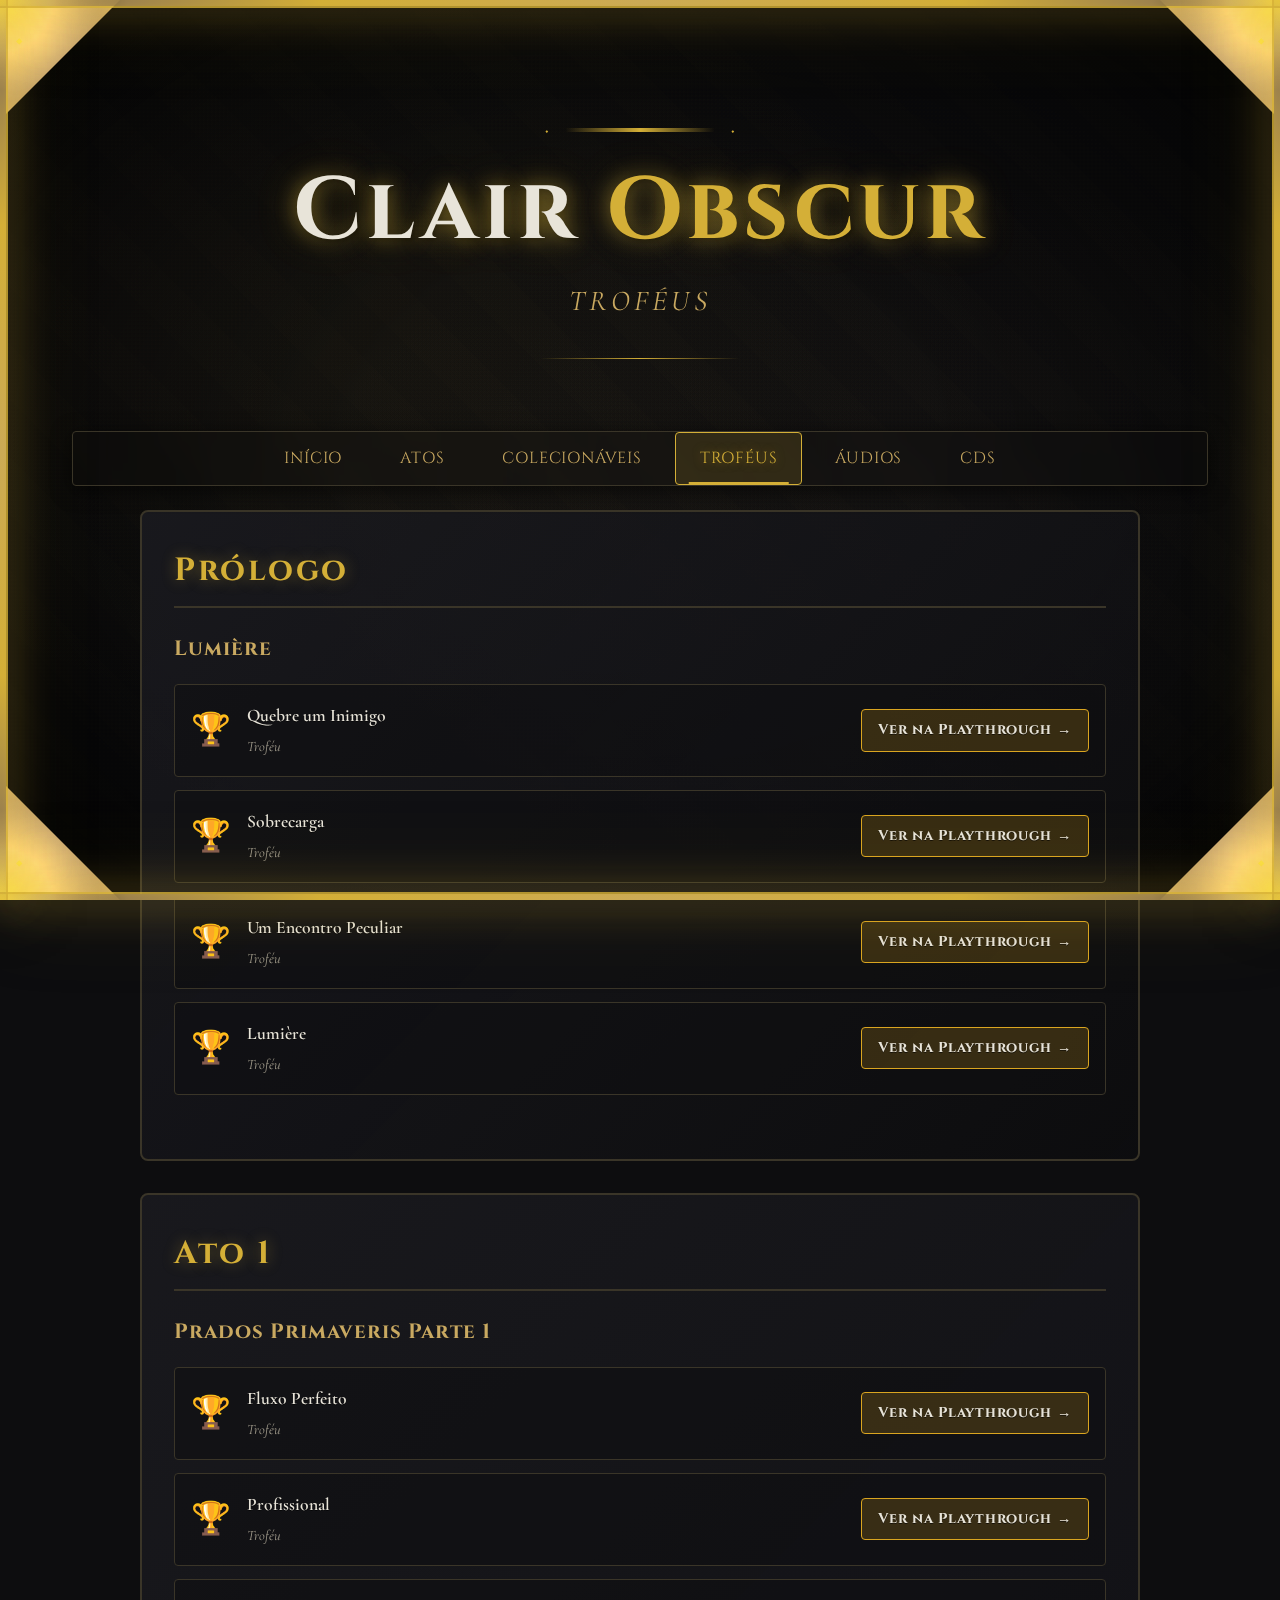
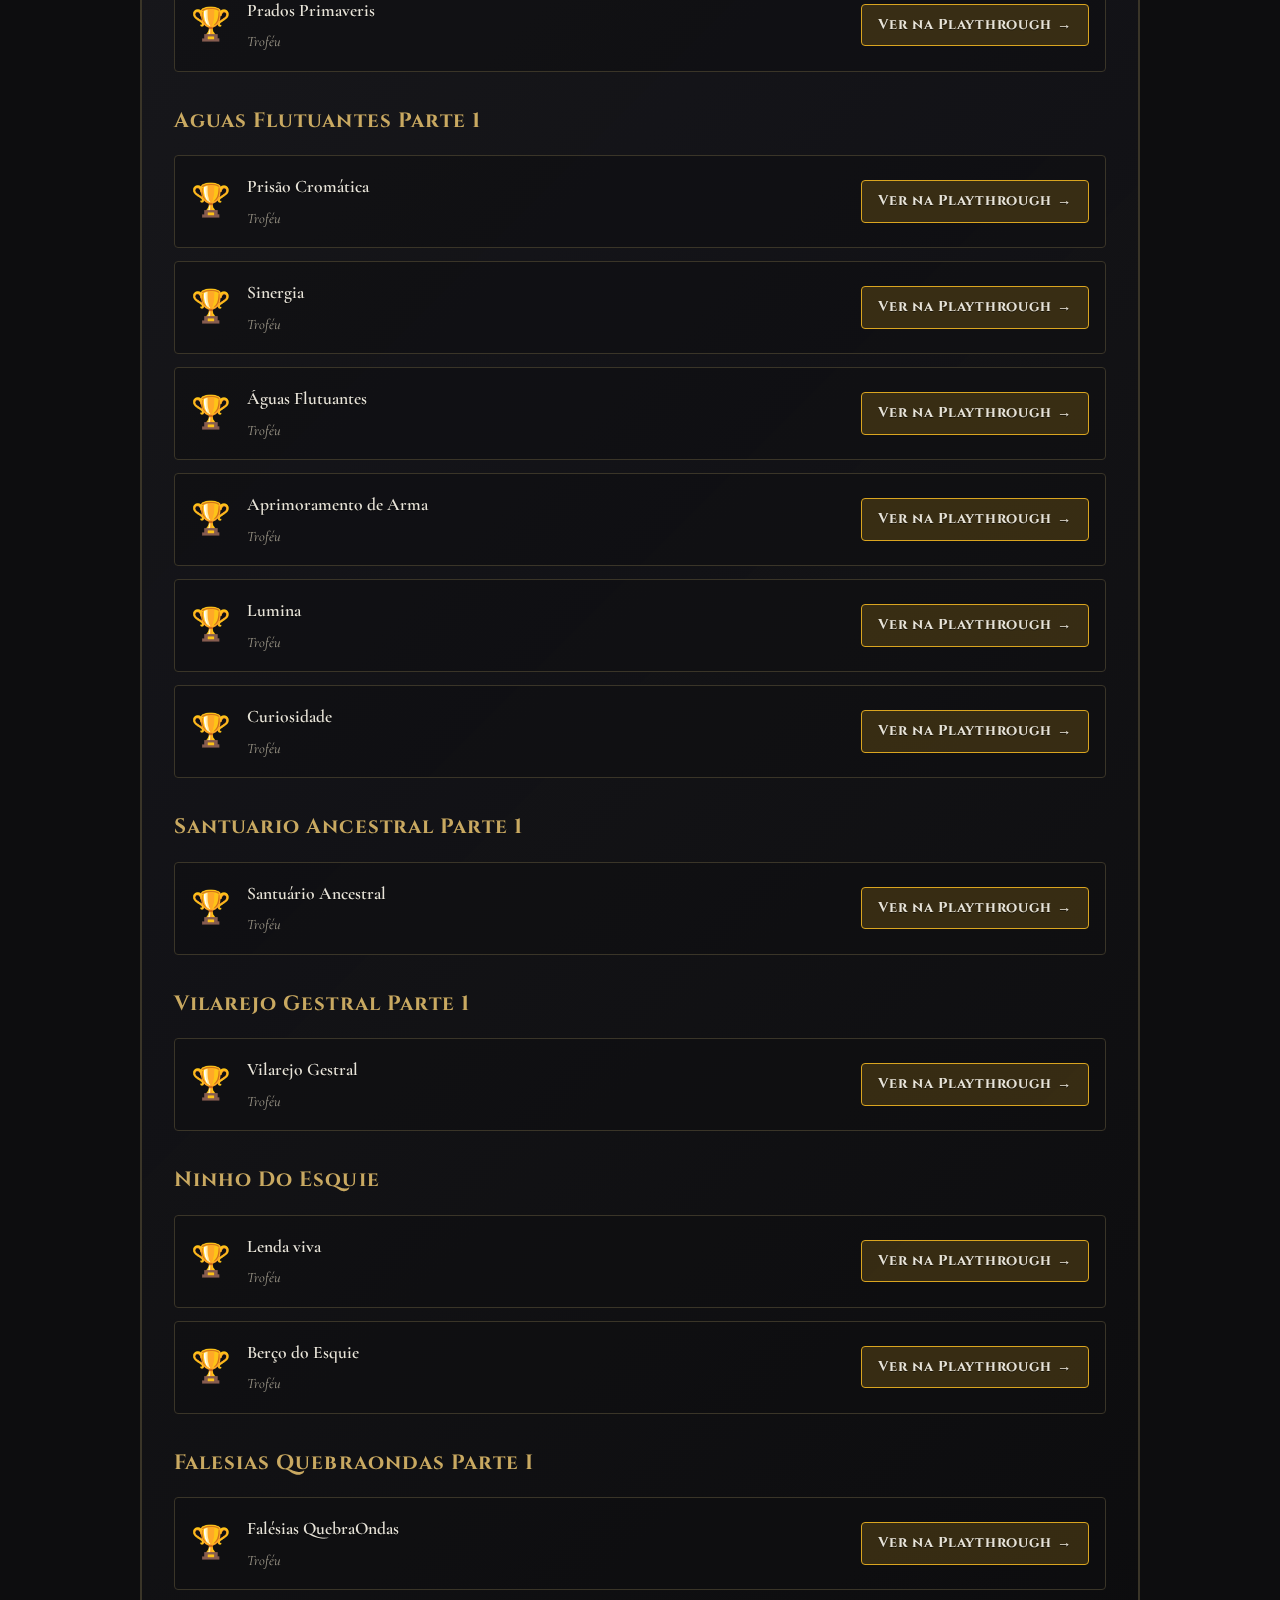
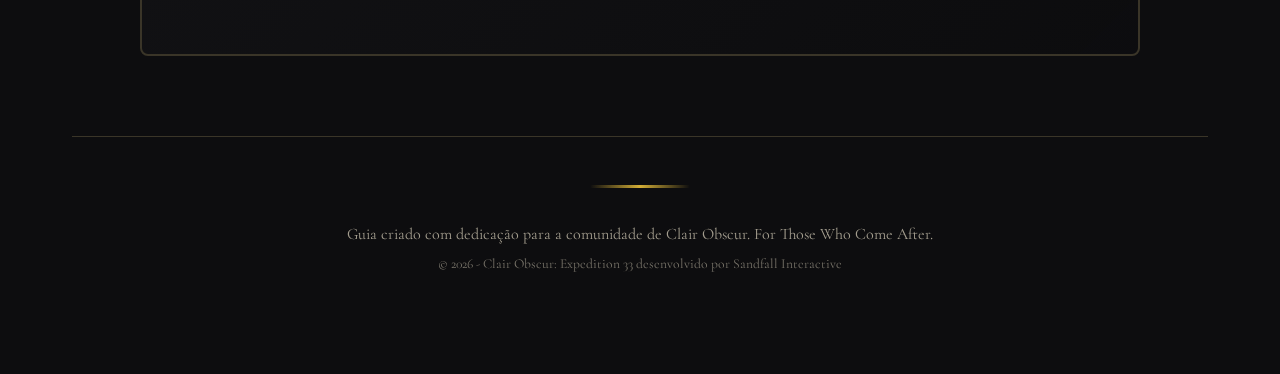
<file: trofeus.html>
<!DOCTYPE html>
<html lang="pt-BR">

<head>
    <meta charset="UTF-8">
    <meta name="viewport" content="width=device-width, initial-scale=1.0">
    <title>Troféus - Clair Obscur: Expedition 33</title>
    <meta name="description" content="Lista completa de todos os troféus de Clair Obscur: Expedition 33.">
    <meta name="author" content="Marcio Luis Cipriano De Souza">
    <link rel="preconnect" href="https://fonts.googleapis.com">
    <link rel="preconnect" href="https://fonts.gstatic.com" crossorigin>
    <link
        href="https://fonts.googleapis.com/css2?family=Cinzel:wght@400;600;700&family=Cormorant+Garamond:ital,wght@0,400;0,600;1,400&display=swap"
        rel="stylesheet">
    <link rel="stylesheet" href="./main.css">
    <link rel="icon" href="https://marcio661.github.io/assets/favicon.png" type="image/png">

    <style>
        @keyframes highlight-pulse {

            0%,
            100% {
                transform: scale(1);
                box-shadow: 0 0 20px rgba(218, 165, 32, 0.5);
            }

            50% {
                transform: scale(1.02);
                box-shadow: 0 0 30px rgba(218, 165, 32, 0.8);
            }
        }

        .trophies-content {
            max-width: 1000px;
            margin: 0 auto;
        }

        .chapter-section {
            background: linear-gradient(135deg, rgba(26, 26, 31, 0.9), rgba(13, 13, 15, 0.8));
            border: 2px solid var(--color-border);
            border-radius: 8px;
            padding: 2rem;
            margin-bottom: 2rem;
            animation: fadeIn 0.6s ease-out;
        }

        .chapter-title {
            font-family: var(--font-display);
            font-size: 2rem;
            color: var(--color-primary);
            margin-bottom: 1.5rem;
            letter-spacing: 0.08em;
            text-shadow: 0 0 15px rgba(212, 175, 55, 0.4);
            padding-bottom: 0.5rem;
            border-bottom: 2px solid var(--color-border);
        }

        .map-group {
            margin-bottom: 2rem;
        }

        .map-title {
            font-family: var(--font-display);
            font-size: 1.3rem;
            color: var(--color-accent);
            margin-bottom: 1rem;
            letter-spacing: 0.05em;
        }

        .trophy-list {
            display: grid;
            gap: 0.8rem;
        }

        .trophy-item {
            display: flex;
            align-items: center;
            gap: 1rem;
            padding: 1rem;
            background: rgba(13, 13, 15, 0.5);
            border: 1px solid var(--color-border);
            border-radius: 4px;
            transition: all 0.3s ease;
            flex-wrap: nowrap;
        }

        .trophy-item:hover {
            background: rgba(218, 165, 32, 0.1);
            border-color: #daa520;
            transform: translateX(5px);
        }

        .trophy-icon {
            font-size: 2rem;
            min-width: 40px;
            max-width: 40px;
            text-align: center;
            flex-shrink: 0;
        }

        .trophy-info {
            flex: 1;
            min-width: 0;
            overflow: hidden;
        }

        .trophy-name {
            font-size: 1.1rem;
            font-weight: 600;
            color: var(--color-text);
            margin-bottom: 0.3rem;
            word-wrap: break-word;
            overflow-wrap: break-word;
        }

        .trophy-type {
            font-size: 0.9rem;
            color: var(--color-text-dark);
            font-style: italic;
        }

        .trophy-link {
            padding: 0.5rem 1rem;
            background: rgba(218, 165, 32, 0.2);
            border: 1px solid #daa520;
            border-radius: 4px;
            color: #daa520;
            text-decoration: none;
            font-family: var(--font-display);
            font-size: 0.9rem;
            letter-spacing: 0.05em;
            transition: all 0.3s ease;
            white-space: nowrap;
            flex-shrink: 0;
        }

        .trophy-link:hover {
            background: #daa520;
            color: var(--color-background);
        }

        @media (max-width: 768px) {
            .trophy-item {
                gap: 0.75rem;
                padding: 0.75rem;
            }

            .trophy-link {
                padding: 0.5rem 0.75rem;
                font-size: 0.85rem;
            }
        }

        @media (max-width: 480px) {
            .trophy-item {
                gap: 0.5rem;
                padding: 0.75rem;
            }

            .trophy-icon {
                font-size: 1.5rem;
                min-width: 30px;
                max-width: 30px;
            }

            .trophy-link {
                padding: 0.5rem 0.65rem;
                font-size: 0.75rem;
            }
        }

        .empty-message {
            text-align: center;
            color: var(--color-text-dark);
            font-style: italic;
            padding: 2rem;
        }
    </style>
</head>

<body>
    <button class="hamburger" id="hamburger" aria-label="Menu">
        <span></span>
        <span></span>
        <span></span>
    </button>
    <div class="ornate-frame">
        <div class="frame-corner frame-top-left"></div>
        <div class="frame-corner frame-top-right"></div>
        <div class="frame-corner frame-bottom-left"></div>
        <div class="frame-corner frame-bottom-right"></div>
        <div class="frame-edge frame-top"></div>
        <div class="frame-edge frame-right"></div>
        <div class="frame-edge frame-bottom"></div>
        <div class="frame-edge frame-left"></div>
    </div>

    <div class="background-texture"></div>
    <div class="vignette"></div>

    <div class="container">
        <header class="site-header">
            <div class="header-ornament"></div>
            <h1 class="site-title">
                <span class="title-clair">Clair</span>
                <span class="title-obscur">Obscur</span>
            </h1>
            <p class="site-subtitle">Troféus</p>
            <div class="header-divider"></div>
        </header>

        <nav class="main-nav">
            <ul class="nav-list">
                <li><a href="index.html" class="nav-link">Início</a></li>
                <li><a href="playthrough.html" class="nav-link">Atos</a></li>
                <li><a href="colecionaveis.html" class="nav-link">Colecionáveis</a></li>
                <li><a href="trofeus.html" class="nav-link active">Troféus</a></li>
                <li><a href="audios.html" class="nav-link">Áudios</a></li>
                <li><a href="cds.html" class="nav-link">CDs</a></li>
            </ul>
        </nav>

        <div class="trophies-content" id="trophiesContent">
            <div class="empty-message">
                Carregando troféus da playthrough...
            </div>
        </div>

        <footer class="site-footer">
            <div class="footer-ornament"></div>
            <p class="footer-text">
                Guia criado com dedicação para a comunidade de Clair Obscur. For Those Who Come After.<br>
                <small>© 2025 - Clair Obscur: Expedition 33 desenvolvido por Sandfall Interactive</small>
            </p>
        </footer>
    </div>

    <script src="./app.js"></script>
</body>

</html>
</file>
<file: main.css>
:root {
    /* Color Palette - Inspired by Clair Obscur's art style */
    --color-background: #0d0d0f;
    --color-background-light: #1a1a1f;
    --color-primary: #d4af37;
    --color-secondary: #8b7355;
    --color-accent: #c9a961;
    --color-text: #e8e4d9;
    --color-text-dark: #a39d8e;
    --color-border: #3a3528;
    --color-shadow: rgba(0, 0, 0, 0.6);

    /* Typography */
    --font-display: 'Cinzel', serif;
    --font-body: 'Cormorant Garamond', serif;

    /* Spacing */
    --spacing-xs: 0.5rem;
    --spacing-sm: 1rem;
    --spacing-md: 2rem;
    --spacing-lg: 3rem;
    --spacing-xl: 5rem;
}

* {
    margin: 0;
    padding: 0;
    box-sizing: border-box;
}

body {
    font-family: var(--font-body);
    background-color: var(--color-background);
    color: var(--color-text);
    line-height: 1.7;
    font-size: 18px;
    overflow-x: hidden;
    position: relative;
}

/* Ornate Frame Border */
.ornate-frame {
    position: fixed;
    top: 0;
    left: 0;
    width: 100%;
    height: 100%;
    pointer-events: none;
    z-index: 1000;
}

.frame-corner {
    position: absolute;
    width: 120px;
    height: 120px;
    opacity: 1;
}

.frame-top-left {
    top: 0;
    left: 0;
    background:
        radial-gradient(circle at 0% 0%, #d4af37 0%, #c9a961 30%, rgba(139, 115, 85, 0.8) 60%, transparent 100%),
        linear-gradient(135deg, #d4af37 0%, #8b7355 50%, transparent 100%);
    clip-path: polygon(0 0, 100% 0, 0 100%);
    box-shadow:
        inset -15px -15px 40px rgba(212, 175, 55, 0.5),
        0 0 60px rgba(212, 175, 55, 1),
        0 0 100px rgba(212, 175, 55, 0.6);
    filter: brightness(1.3);
}

.frame-top-left::before {
    content: '◆';
    position: absolute;
    top: 15px;
    left: 15px;
    font-size: 28px;
    color: #d4af37;
    text-shadow: 0 0 30px #d4af37, 0 0 50px rgba(212, 175, 55, 0.8);
}

.frame-top-right {
    top: 0;
    right: 0;
    background:
        radial-gradient(circle at 100% 0%, #d4af37 0%, #c9a961 30%, rgba(139, 115, 85, 0.8) 60%, transparent 100%),
        linear-gradient(225deg, #d4af37 0%, #8b7355 50%, transparent 100%);
    clip-path: polygon(100% 0, 100% 100%, 0 0);
    box-shadow:
        inset 15px -15px 40px rgba(212, 175, 55, 0.5),
        0 0 60px rgba(212, 175, 55, 1),
        0 0 100px rgba(212, 175, 55, 0.6);
    filter: brightness(1.3);
}

.frame-top-right::before {
    content: '◆';
    position: absolute;
    top: 15px;
    right: 15px;
    font-size: 28px;
    color: #d4af37;
    text-shadow: 0 0 30px #d4af37, 0 0 50px rgba(212, 175, 55, 0.8);
}

.frame-bottom-left {
    bottom: 0;
    left: 0;
    background:
        radial-gradient(circle at 0% 100%, #d4af37 0%, #c9a961 30%, rgba(139, 115, 85, 0.8) 60%, transparent 100%),
        linear-gradient(45deg, #d4af37 0%, #8b7355 50%, transparent 100%);
    clip-path: polygon(0 0, 0 100%, 100% 100%);
    box-shadow:
        inset -15px 15px 40px rgba(212, 175, 55, 0.5),
        0 0 60px rgba(212, 175, 55, 1),
        0 0 100px rgba(212, 175, 55, 0.6);
    filter: brightness(1.3);
}

.frame-bottom-left::before {
    content: '◆';
    position: absolute;
    bottom: 15px;
    left: 15px;
    font-size: 28px;
    color: #d4af37;
    text-shadow: 0 0 30px #d4af37, 0 0 50px rgba(212, 175, 55, 0.8);
}

.frame-bottom-right {
    bottom: 0;
    right: 0;
    background:
        radial-gradient(circle at 100% 100%, #d4af37 0%, #c9a961 30%, rgba(139, 115, 85, 0.8) 60%, transparent 100%),
        linear-gradient(315deg, #d4af37 0%, #8b7355 50%, transparent 100%);
    clip-path: polygon(100% 0, 0 100%, 100% 100%);
    box-shadow:
        inset 15px 15px 40px rgba(212, 175, 55, 0.5),
        0 0 60px rgba(212, 175, 55, 1),
        0 0 100px rgba(212, 175, 55, 0.6);
    filter: brightness(1.3);
}

.frame-bottom-right::before {
    content: '◆';
    position: absolute;
    bottom: 15px;
    right: 15px;
    font-size: 28px;
    color: #d4af37;
    text-shadow: 0 0 30px #d4af37, 0 0 50px rgba(212, 175, 55, 0.8);
}

.frame-edge {
    position: absolute;
}

.frame-top,
.frame-bottom {
    height: 6px;
    width: 100%;
    left: 0;
    background:
        linear-gradient(90deg,
            transparent 0%,
            #8b7355 10%,
            #d4af37 25%,
            #c9a961 50%,
            #d4af37 75%,
            #8b7355 90%,
            transparent 100%);
}

.frame-left,
.frame-right {
    width: 6px;
    height: 100%;
    top: 0;
    background:
        linear-gradient(180deg,
            transparent 0%,
            #8b7355 10%,
            #d4af37 25%,
            #c9a961 50%,
            #d4af37 75%,
            #8b7355 90%,
            transparent 100%);
}

.frame-top {
    top: 0;
    box-shadow:
        0 0 40px #d4af37,
        0 0 80px rgba(212, 175, 55, 0.6),
        0 2px 0 rgba(212, 175, 55, 0.8),
        inset 0 -2px 10px rgba(212, 175, 55, 0.5);
}

.frame-bottom {
    bottom: 0;
    box-shadow:
        0 0 40px #d4af37,
        0 0 80px rgba(212, 175, 55, 0.6),
        0 -2px 0 rgba(212, 175, 55, 0.8),
        inset 0 2px 10px rgba(212, 175, 55, 0.5);
}

.frame-left {
    left: 0;
    box-shadow:
        0 0 40px #d4af37,
        0 0 80px rgba(212, 175, 55, 0.6),
        2px 0 0 rgba(212, 175, 55, 0.8),
        inset -2px 0 10px rgba(212, 175, 55, 0.5);
}

.frame-right {
    right: 0;
    box-shadow:
        0 0 40px #d4af37,
        0 0 80px rgba(212, 175, 55, 0.6),
        -2px 0 0 rgba(212, 175, 55, 0.8),
        inset 2px 0 10px rgba(212, 175, 55, 0.5);
}

/* Background Texture */
.background-texture {
    position: fixed;
    top: 0;
    left: 0;
    width: 100%;
    height: 100%;
    background-image:
        /* Art Nouveau pattern */
        radial-gradient(circle at 20% 30%, rgba(212, 175, 55, 0.03) 0%, transparent 50%),
        radial-gradient(circle at 80% 70%, rgba(139, 115, 85, 0.04) 0%, transparent 50%),
        radial-gradient(circle at 40% 80%, rgba(201, 169, 97, 0.03) 0%, transparent 40%),
        /* Fine grid */
        repeating-linear-gradient(0deg, rgba(212, 175, 55, 0.02) 0px, transparent 1px, transparent 3px, rgba(212, 175, 55, 0.02) 4px),
        repeating-linear-gradient(90deg, rgba(212, 175, 55, 0.02) 0px, transparent 1px, transparent 3px, rgba(212, 175, 55, 0.02) 4px),
        /* Diagonal stripes */
        repeating-linear-gradient(45deg, transparent 0px, transparent 40px, rgba(212, 175, 55, 0.01) 40px, rgba(212, 175, 55, 0.01) 80px);
    opacity: 0.6;
    pointer-events: none;
    z-index: 1;
}

@keyframes textureShift {

    0%,
    100% {
        transform: translate(0, 0) scale(1);
    }

    25% {
        transform: translate(10px, -10px) scale(1.02);
    }

    50% {
        transform: translate(-5px, 15px) scale(0.98);
    }

    75% {
        transform: translate(15px, 5px) scale(1.01);
    }
}

.vignette {
    position: fixed;
    top: 0;
    left: 0;
    width: 100%;
    height: 100%;
    background:
        radial-gradient(ellipse at center, transparent 30%, rgba(0, 0, 0, 0.4) 70%, rgba(0, 0, 0, 0.8) 100%),
        radial-gradient(ellipse at 30% 40%, rgba(212, 175, 55, 0.03) 0%, transparent 50%),
        radial-gradient(ellipse at 70% 60%, rgba(139, 115, 85, 0.03) 0%, transparent 50%);
    pointer-events: none;
    z-index: 2;
}

/* Container */
.container {
    max-width: 1200px;
    margin: 0 auto;
    padding: var(--spacing-lg) var(--spacing-md);
    position: relative;
    z-index: 10;
}

/* Header */
.site-header {
    text-align: center;
    padding: var(--spacing-xl) 0 var(--spacing-lg);
    position: relative;
    animation: fadeInDown 1s ease-out;
}

.header-ornament {
    width: 150px;
    height: 4px;
    background: linear-gradient(90deg, transparent, var(--color-primary), transparent);
    margin: 0 auto var(--spacing-md);
    position: relative;
}

.header-ornament::before,
.header-ornament::after {
    content: '◆';
    position: absolute;
    top: 50%;
    transform: translateY(-50%);
    color: var(--color-primary);
    font-size: 12px;
}

.header-ornament::before {
    left: -20px;
}

.header-ornament::after {
    right: -20px;
}

.site-title {
    font-family: var(--font-display);
    font-size: clamp(3rem, 8vw, 5.5rem);
    font-weight: 700;
    letter-spacing: 0.05em;
    margin-bottom: var(--spacing-sm);
    text-shadow:
        0 0 20px rgba(212, 175, 55, 0.5),
        0 0 40px rgba(212, 175, 55, 0.3),
        2px 2px 4px var(--color-shadow);
    line-height: 1.1;
}

.title-clair {
    display: inline-block;
    color: var(--color-text);
    animation: glowPulse 3s ease-in-out infinite;
}

.title-obscur {
    display: inline-block;
    color: var(--color-primary);
    animation: glowPulse 3s ease-in-out infinite 1.5s;
}

.site-subtitle {
    font-family: var(--font-body);
    font-size: clamp(1.2rem, 3vw, 1.8rem);
    font-style: italic;
    color: var(--color-accent);
    letter-spacing: 0.15em;
    text-transform: uppercase;
    font-weight: 400;
}

.header-divider {
    width: 200px;
    height: 1px;
    background: linear-gradient(90deg, transparent, var(--color-primary), transparent);
    margin: var(--spacing-md) auto 0;
}

/* Navigation */
.main-nav {
    background: linear-gradient(180deg, var(--color-background-light), rgba(26, 26, 31, 0.8));
    border: 1px solid var(--color-border);
    border-radius: 4px;
    padding: var(--spacing-sm) 0;
    margin-bottom: var(--spacing-lg);
    box-shadow: 0 4px 20px var(--color-shadow);
    backdrop-filter: blur(10px);
    position: sticky;
    top: 0px;
    z-index: 100;
    animation: slideInUp 0.8s ease-out 0.3s both;
}

.nav-list {
    list-style: none;
    display: flex;
    justify-content: center;
    flex-wrap: wrap;
    gap: var(--spacing-xs);
}

.nav-link {
    display: block;
    padding: var(--spacing-xs) var(--spacing-md);
    color: var(--color-text-dark);
    text-decoration: none;
    font-family: var(--font-display);
    font-size: 0.95rem;
    letter-spacing: 0.1em;
    text-transform: uppercase;
    transition: all 0.3s ease;
    position: relative;
}

.nav-link::after {
    content: '';
    position: absolute;
    bottom: 0;
    left: 50%;
    width: 0;
    height: 2px;
    background: var(--color-primary);
    transform: translateX(-50%);
    transition: width 0.3s ease;
}

.nav-link:hover,
.nav-link.active {
    color: var(--color-primary);
    text-shadow: 0 0 10px rgba(212, 175, 55, 0.5);
}

.nav-link:hover::after,
.nav-link.active::after {
    width: 80%;
}

/* Hero Section */
.hero-section {
    margin: var(--spacing-xl) 0;
    animation: fadeIn 1s ease-out 0.5s both;
}

.hero-frame {
    background: linear-gradient(135deg, rgba(26, 26, 31, 0.9), rgba(13, 13, 15, 0.8));
    border: 2px solid var(--color-border);
    border-radius: 8px;
    padding: var(--spacing-lg);
    position: relative;
    box-shadow:
        0 10px 40px var(--color-shadow),
        inset 0 1px 0 rgba(212, 175, 55, 0.1);
}

.hero-frame::before {
    content: '';
    position: absolute;
    top: -2px;
    left: -2px;
    right: -2px;
    bottom: -2px;
    background: linear-gradient(45deg, var(--color-primary), var(--color-secondary), var(--color-primary));
    border-radius: 8px;
    z-index: -1;
    opacity: 0.3;
    filter: blur(10px);
}

.hero-title {
    font-family: var(--font-display);
    font-size: clamp(2rem, 5vw, 3rem);
    color: var(--color-primary);
    margin-bottom: var(--spacing-md);
    text-align: center;
    letter-spacing: 0.08em;
    text-shadow: 0 0 15px rgba(212, 175, 55, 0.4);
}

.hero-description {
    font-size: clamp(1.1rem, 2.5vw, 1.3rem);
    line-height: 1.8;
    color: var(--color-text);
    text-align: center;
    max-width: 800px;
    margin: 0 auto var(--spacing-lg);
}

.hero-stats {
    display: flex;
    justify-content: center;
    gap: var(--spacing-lg);
    flex-wrap: wrap;
    margin-top: var(--spacing-lg);
}

.stat-item {
    text-align: center;
    padding: var(--spacing-md);
    background: rgba(212, 175, 55, 0.05);
    border: 1px solid var(--color-border);
    border-radius: 4px;
    min-width: 140px;
    transition: all 0.3s ease;
}

.stat-item:hover {
    background: rgba(212, 175, 55, 0.1);
    border-color: var(--color-primary);
    transform: translateY(-5px);
}

.stat-number {
    display: block;
    font-family: var(--font-display);
    font-size: 2rem;
    font-weight: 700;
    color: var(--color-primary);
    margin-bottom: var(--spacing-xs);
    text-shadow: 0 0 10px rgba(212, 175, 55, 0.3);
}

.stat-label {
    display: block;
    font-size: 0.9rem;
    color: var(--color-text-dark);
    text-transform: uppercase;
    letter-spacing: 0.15em;
}

/* Quick Links Section */
.quick-links {
    margin: var(--spacing-xl) 0;
}

.section-title {
    font-family: var(--font-display);
    font-size: clamp(1.8rem, 4vw, 2.5rem);
    color: var(--color-accent);
    text-align: center;
    margin-bottom: var(--spacing-lg);
    letter-spacing: 0.08em;
    position: relative;
    padding-bottom: var(--spacing-md);
}

.section-title::after {
    content: '';
    position: absolute;
    bottom: 0;
    left: 50%;
    transform: translateX(-50%);
    width: 100px;
    height: 2px;
    background: linear-gradient(90deg, transparent, var(--color-primary), transparent);
}

.cards-grid {
    display: flex;
    flex-wrap: wrap;
    justify-content: center;
    gap: var(--spacing-md);
    animation: fadeIn 1s ease-out 0.7s both;
}

.info-card {
    flex: 1 1 260px;
    max-width: 350px;
    background: linear-gradient(135deg, rgba(26, 26, 31, 0.8), rgba(13, 13, 15, 0.6));
    border: 1px solid var(--color-border);
    border-radius: 8px;
    padding: var(--spacing-lg);
    text-align: center;
    transition: all 0.4s ease;
    position: relative;
    overflow: hidden;
    display: flex;
    flex-direction: column;
    justify-content: space-between;
}

.info-card::before {
    content: '';
    position: absolute;
    top: 0;
    left: -100%;
    width: 100%;
    height: 100%;
    background: linear-gradient(90deg, transparent, rgba(212, 175, 55, 0.1), transparent);
    transition: left 0.5s ease;
}

.info-card:hover::before {
    left: 100%;
}

.info-card:hover {
    border-color: var(--color-primary);
    transform: translateY(-10px);
    box-shadow:
        0 15px 40px var(--color-shadow),
        0 0 30px rgba(212, 175, 55, 0.2);
}

.card-icon {
    font-size: 3rem;
    margin-bottom: var(--spacing-sm);
    filter: grayscale(0.3) brightness(1.2);
    transition: all 0.3s ease;
    flex-shrink: 0;
}

.info-card:hover .card-icon {
    filter: grayscale(0) brightness(1.5);
    transform: scale(1.1);
}

.card-title {
    font-family: var(--font-display);
    font-size: 1.4rem;
    color: var(--color-primary);
    margin-bottom: var(--spacing-sm);
    letter-spacing: 0.05em;
    min-height: 3.5rem;
    display: flex;
    align-items: center;
    justify-content: center;
}

.card-description {
    color: var(--color-text-dark);
    margin-bottom: var(--spacing-md);
    font-size: 1rem;
    line-height: 1.6;
    flex-grow: 1;
}

.card-link {
    display: inline-block;
    color: var(--color-accent);
    text-decoration: none;
    font-family: var(--font-display);
    font-size: 0.95rem;
    letter-spacing: 0.1em;
    text-transform: uppercase;
    padding: var(--spacing-xs) var(--spacing-md);
    border: 1px solid var(--color-accent);
    border-radius: 4px;
    min-width: 180px;
    text-align: center;
    transition: all 0.3s ease;
}

.card-link:hover {
    background: var(--color-primary);
    color: var(--color-background);
    border-color: var(--color-primary);
    box-shadow: 0 0 20px rgba(212, 175, 55, 0.4);
}

/* Footer */
.site-footer {
    margin-top: var(--spacing-xl);
    padding: var(--spacing-lg) 0;
    text-align: center;
    border-top: 1px solid var(--color-border);
    position: relative;
}

.footer-ornament {
    width: 100px;
    height: 3px;
    background: linear-gradient(90deg, transparent, var(--color-primary), transparent);
    margin: 0 auto var(--spacing-md);
}

.footer-text {
    color: var(--color-text-dark);
    font-size: 1rem;
    line-height: 1.8;
}

.footer-text small {
    font-size: 0.85rem;
    opacity: 0.7;
}

/* Animations */
@keyframes fadeIn {
    from {
        opacity: 0;
    }

    to {
        opacity: 1;
    }
}

@keyframes fadeInDown {
    from {
        opacity: 0;
        transform: translateY(-30px);
    }

    to {
        opacity: 1;
        transform: translateY(0);
    }
}

@keyframes slideInUp {
    from {
        opacity: 0;
        transform: translateY(30px);
    }

    to {
        opacity: 1;
        transform: translateY(0);
    }
}

@keyframes glowPulse {

    0%,
    100% {
        text-shadow:
            0 0 20px rgba(212, 175, 55, 0.5),
            0 0 40px rgba(212, 175, 55, 0.3),
            2px 2px 4px var(--color-shadow);
    }

    50% {
        text-shadow:
            0 0 30px rgba(212, 175, 55, 0.8),
            0 0 60px rgba(212, 175, 55, 0.5),
            2px 2px 4px var(--color-shadow);
    }
}

@keyframes cornerPulse {

    0%,
    100% {
        opacity: 1;
        filter: brightness(1);
    }

    50% {
        opacity: 0.85;
        filter: brightness(1.2);
    }
}

@keyframes edgePulse {

    0%,
    100% {
        opacity: 0.7;
        box-shadow: 0 0 30px var(--color-primary);
    }

    50% {
        opacity: 1;
        box-shadow: 0 0 50px var(--color-primary), 0 0 80px rgba(212, 175, 55, 0.5);
    }
}

@keyframes gemSparkle {

    0%,
    100% {
        text-shadow: 0 0 20px var(--color-primary);
        transform: scale(1) rotate(0deg);
    }

    25% {
        text-shadow: 0 0 30px var(--color-primary), 0 0 50px rgba(212, 175, 55, 0.8);
        transform: scale(1.1) rotate(5deg);
    }

    75% {
        text-shadow: 0 0 30px var(--color-primary), 0 0 50px rgba(212, 175, 55, 0.8);
        transform: scale(1.1) rotate(-5deg);
    }
}

/* Responsive Design */
@media (max-width: 768px) {
    :root {
        --spacing-xl: 3rem;
        --spacing-lg: 2rem;
    }

    .container {
        padding: var(--spacing-md) var(--spacing-sm);
    }

    .nav-list {
        flex-direction: column;
        align-items: center;
    }

    .frame-corner {
        width: 80px;
        height: 80px;
    }

    .frame-corner::before {
        font-size: 16px;
        top: 10px !important;
        left: 10px !important;
        bottom: 10px !important;
        right: 10px !important;
    }

    .frame-top,
    .frame-bottom {
        height: 3px;
    }

    .frame-left,
    .frame-right {
        width: 3px;
    }

    .hero-stats {
        flex-direction: column;
        align-items: center;
    }

    .stat-item {
        width: 100%;
        max-width: 300px;
    }

    .collectible-link,
    .trophy-link,
    .card-link {
        font-size: 0.8rem;
        padding: 0.4rem 0.8rem;
        white-space: normal;
        text-align: center;
        line-height: 1.3;
    }

    .collectible-item,
    .trophy-item,
    .cd-item,
    .audio-item {
        flex-wrap: nowrap;
    }

    .collectible-info,
    .trophy-info {
        min-width: 150px;
    }
}

/* Scrollbar Styling */
::-webkit-scrollbar {
    width: 12px;
}

::-webkit-scrollbar-track {
    background: var(--color-background);
    border-left: 1px solid var(--color-border);
}

::-webkit-scrollbar-thumb {
    background: linear-gradient(180deg, var(--color-secondary), var(--color-primary));
    border-radius: 6px;
}

::-webkit-scrollbar-thumb:hover {
    background: var(--color-primary);
}

/* Selection */
::selection {
    background: var(--color-primary);
    color: var(--color-background);
}


.main-nav {
    width: 100%;
    background: transparent;
    padding: 0;
    margin: 1.5rem 0;
}

.main-nav .nav-list {
    display: flex;
    justify-content: center;
    align-items: center;
    gap: 0.5rem;
    list-style: none;
    padding: 0;
    margin: 0;
    flex-wrap: wrap;
}

.main-nav .nav-link {
    display: inline-block;
    padding: 0.75rem 1.5rem;
    color: var(--color-accent, #c9a961);
    text-decoration: none;
    font-family: var(--font-display, 'Cinzel', serif);
    font-size: 1rem;
    letter-spacing: 0.05em;
    border: 1px solid transparent;
    border-radius: 4px;
    transition: all 0.3s ease;
}

.main-nav .nav-link:hover {
    color: var(--color-primary, #d4af37);
    border-color: var(--color-primary, #d4af37);
    background: rgba(212, 175, 55, 0.1);
}

.main-nav .nav-link.active {
    color: var(--color-primary, #d4af37);
    border-color: var(--color-primary, #d4af37);
    background: rgba(212, 175, 55, 0.15);
}

/* Esconder hambúrguer no desktop */
.hamburger {
    display: none;
}

/* ===================================
   TABLETS E MOBILE - MENU HAMBÚRGUER
   Ativa em telas menores que 900px
   =================================== */

@media (max-width: 900px) {

    /* Mostrar o botão hambúrguer */
    .hamburger {
        display: flex;
        flex-direction: column;
        justify-content: space-around;
        width: 30px;
        height: 25px;
        background: transparent;
        border: none;
        cursor: pointer;
        padding: 0;
        z-index: 1001;
        position: fixed;
        top: 1.5rem;
        right: 1.5rem;
        transition: all 0.3s ease;
    }

    .hamburger span {
        width: 100%;
        height: 3px;
        background: var(--color-primary, #d4af37);
        border-radius: 10px;
        transition: all 0.3s ease;
        transform-origin: center;
    }

    /* Animação do hambúrguer quando ativo (vira X) */
    .hamburger.active span:nth-child(1) {
        transform: translateY(11px) rotate(45deg);
    }

    .hamburger.active span:nth-child(2) {
        opacity: 0;
    }

    .hamburger.active span:nth-child(3) {
        transform: translateY(-11px) rotate(-45deg);
    }

    /* Transformar navegação em sidebar */
    .main-nav {
        position: fixed;
        top: 0;
        right: -100%;
        width: 280px;
        height: 100vh;
        background: linear-gradient(135deg, rgba(26, 26, 31, 0.98), rgba(13, 13, 15, 0.98));
        backdrop-filter: blur(10px);
        border-left: 2px solid var(--color-border, #8b7355);
        padding: 5rem 2rem 2rem;
        margin: 0;
        transition: right 0.4s cubic-bezier(0.4, 0, 0.2, 1);
        z-index: 1000;
        overflow-y: auto;
        box-shadow: -5px 0 20px rgba(0, 0, 0, 0.5);
    }

    /* Mostrar navegação quando ativa */
    .main-nav.active {
        right: 0;
    }


    .main-nav .nav-list {
        flex-direction: column;
        align-items: stretch;
        gap: 0.5rem;
    }


    .main-nav .nav-link {
        display: block;
        padding: 1rem 1.5rem;
        font-size: 1.1rem;
        text-align: left;
        border-radius: 8px;
    }

    .main-nav .nav-link:hover,
    .main-nav .nav-link.active {
        transform: translateX(10px);
    }


    .main-nav::before {
        content: '';
        position: fixed;
        top: 0;
        left: 0;
        width: 100vw;
        height: 100vh;
        background: rgba(0, 0, 0, 0.6);
        opacity: 0;
        visibility: hidden;
        transition: all 0.3s ease;
        z-index: -1;
    }

    .main-nav.active::before {
        opacity: 1;
        visibility: visible;
    }
}



@media (max-width: 768px) {
    .hamburger {
        top: 1.25rem;
        right: 1.25rem;
    }

    .main-nav {
        width: 260px;
    }
}



@media (max-width: 480px) {
    .hamburger {
        top: 1rem;
        right: 1rem;
        width: 28px;
        height: 23px;
    }

    .hamburger span {
        height: 2.5px;
    }

    .main-nav {
        width: 250px;
        padding: 4rem 1.5rem 1.5rem;
    }

    .main-nav .nav-link {
        font-size: 1rem;
        padding: 0.875rem 1.25rem;
    }
}



@media (max-width: 360px) {
    .main-nav {
        width: 220px;
    }

    .hamburger {
        width: 26px;
        height: 21px;
    }
}


.hamburger:focus {
    outline: 2px solid var(--color-primary, #d4af37);
    outline-offset: 4px;
}

.hamburger:focus:not(:focus-visible) {
    outline: none;
}


@media (prefers-contrast: high) {
    .hamburger span {
        background: #ffffff;
    }

    .main-nav {
        border-left-width: 3px;
    }

    .main-nav .nav-link {
        border-width: 2px;
    }
}


@media (prefers-reduced-motion: reduce) {

    .hamburger,
    .hamburger span,
    .main-nav,
    .main-nav::before,
    .nav-link {
        transition: none;
    }
}

@media (max-width: 900px) {
    .site-header {
        padding: 1rem;
    }

    .site-title {
        font-size: clamp(1.5rem, 5vw, 2.5rem);
    }

    .site-subtitle {
        font-size: clamp(0.8rem, 2.5vw, 1rem);
    }
}


@media (max-width: 900px) {
    .main-nav::-webkit-scrollbar {
        width: 6px;
    }

    .main-nav::-webkit-scrollbar-track {
        background: rgba(0, 0, 0, 0.2);
    }

    .main-nav::-webkit-scrollbar-thumb {
        background: rgba(212, 175, 55, 0.3);
        border-radius: 3px;
    }

    .main-nav::-webkit-scrollbar-thumb:hover {
        background: rgba(212, 175, 55, 0.5);
    }
}

.audio-item,
.cd-item,
.trophy-item,
.collectible-item {
    display: flex;
    align-items: center;
    gap: 1rem;
    padding: 1rem;
    flex-wrap: nowrap !important;
    /* FORÇA não quebrar */
    overflow: hidden;
    /* CORTA qualquer coisa que saia */
    position: relative;
    /* Controle de posição */
    background: rgba(26, 26, 31, 0.6);
    border: 1px solid rgba(255, 255, 255, 0.03);
    border-radius: 8px;
    color: var(--color-text);
}

/* Ícones - tamanho fixo */
.audio-icon,
.cd-icon,
.trophy-icon,
.collectible-icon {
    font-size: 2rem;
    min-width: 40px;
    max-width: 40px;
    flex-shrink: 0 !important;
    /* NUNCA encolhe */
}

/* Info - pode encolher */
.audio-info,
.cd-info,
.trophy-info,
.collectible-info {
    flex: 1;
    min-width: 0 !important;
    /* Permite comprimir */
    overflow: hidden;
}

/* Nomes - quebram se necessário */
.audio-name,
.cd-name,
.trophy-name,
.collectible-name {
    word-wrap: break-word;
    overflow-wrap: break-word;
    hyphens: auto;
}

/* Garantir legibilidade dos troféus */
.trophy-name,
.trophy-link {
    color: var(--color-text) !important;
    font-weight: 700;
    text-shadow: 0 1px 0 rgba(0, 0, 0, 0.6);
}

/* Botões - NUNCA encolhem ou saem */
.audio-link,
.cd-link,
.trophy-link,
.collectible-link {
    white-space: nowrap !important;
    flex-shrink: 0 !important;
    /* NUNCA encolhe */
    max-width: none;
    /* Remove limite */
}

/* MOBILE - Reduz tamanho do botão */
@media (max-width: 768px) {

    .audio-item,
    .cd-item,
    .trophy-item,
    .collectible-item {
        gap: 0.75rem;
        padding: 0.875rem;
    }

    .audio-link,
    .cd-link,
    .trophy-link,
    .collectible-link {
        padding: 0.5rem 0.75rem !important;
        font-size: 0.85rem !important;
    }
}

@media (max-width: 480px) {

    .audio-item,
    .cd-item,
    .trophy-item,
    .collectible-item {
        gap: 0.6rem;
        padding: 0.75rem;
    }

    .audio-icon,
    .cd-icon,
    .trophy-icon,
    .collectible-icon {
        font-size: 1.5rem;
        min-width: 32px;
        max-width: 32px;
    }

    /* Botão AINDA MENOR em mobile */
    .audio-link,
    .cd-link,
    .trophy-link,
    .collectible-link {
        padding: 0.4rem 0.6rem !important;
        font-size: 0.7rem !important;
        letter-spacing: 0.02em !important;
    }
}

/* Para telas MUITO pequenas - última chance */
@media (max-width: 380px) {

    .audio-item,
    .cd-item,
    .trophy-item,
    .collectible-item {
        gap: 0.5rem;
        padding: 0.65rem;
    }

    .audio-icon,
    .cd-icon,
    .trophy-icon,
    .collectible-icon {
        font-size: 1.3rem;
        min-width: 28px;
        max-width: 28px;
    }

    .audio-link,
    .cd-link,
    .trophy-link,
    .collectible-link {
        padding: 0.35rem 0.5rem !important;
        font-size: 0.65rem !important;
    }
}
</file>
